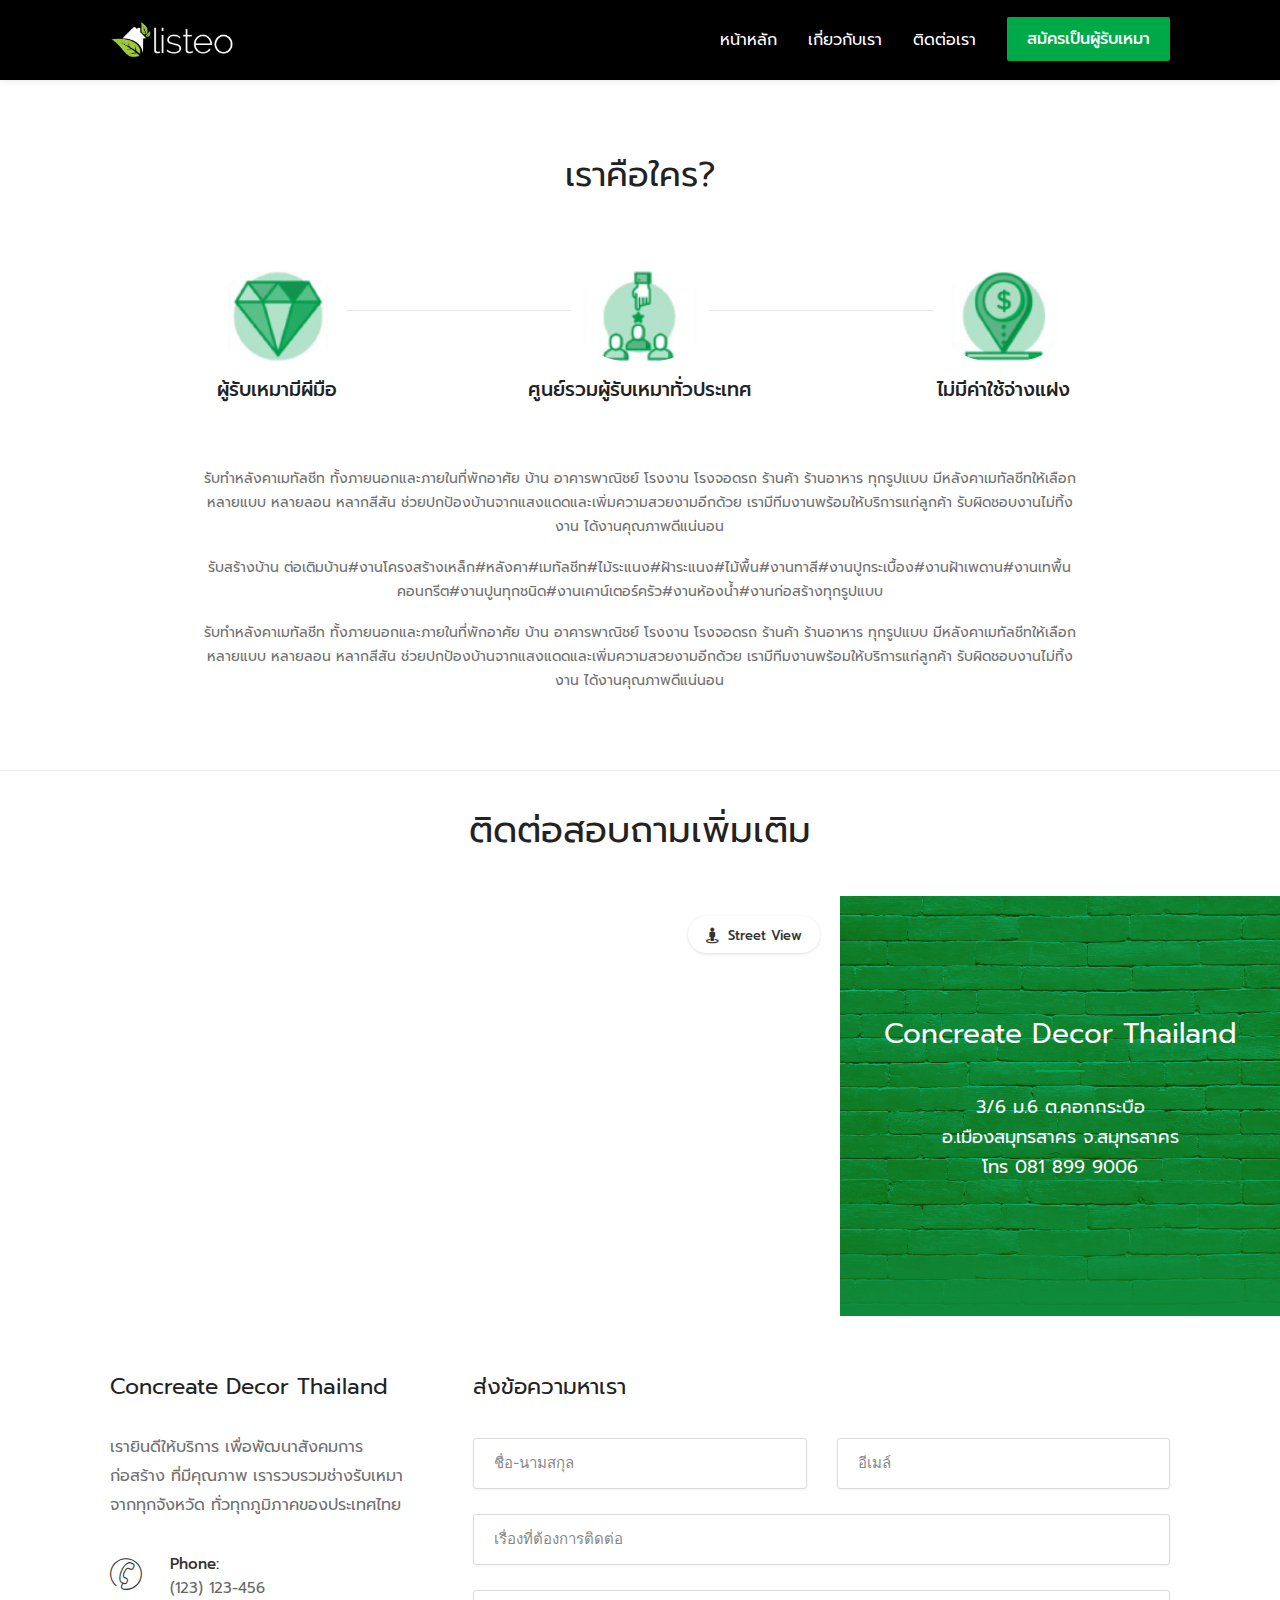
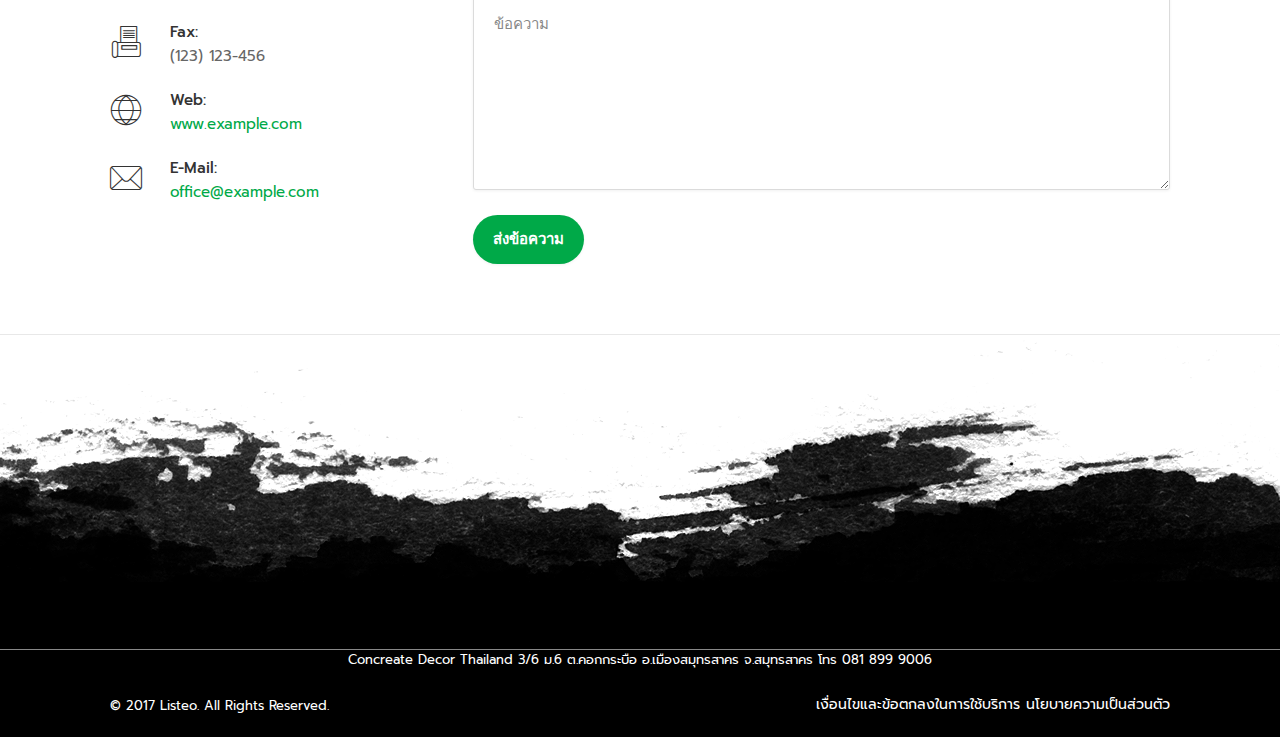
<file: contact.html>
<!DOCTYPE html>
<head>

<!-- Basic Page Needs
================================================== -->
<title>Listeo</title>
<meta charset="utf-8">
<meta name="viewport" content="width=device-width, initial-scale=1, maximum-scale=1">

<!-- CSS
================================================== -->
<link rel="stylesheet" href="assets/css/style.css">
<link rel="stylesheet" href="assets/css/colors/green.css" id="colors">
<link href="https://fonts.googleapis.com/css?family=Prompt" rel="stylesheet">

</head>
<style>
.address-container:before {
    content: "";
    height: 100%;
    width: 100%;
    position: absolute;
    top: 0;
    left: 0;
    display: block;
    background-color: #333;
    opacity: 0.3;
}
</style>
<body>

<!-- Wrapper -->
<div id="wrapper">

<!-- Header Container
================================================== -->
<header id="header-container">

	<!-- Header -->
	<div id="header">
		<div class="container">

      <!-- Left Side Content -->
			<div class="left-side">

				<!-- Logo -->
				<div id="logo">
					<a href="index.html"><img src="assets/images/logo3.png" alt=""></a>
				</div>

				<!-- Mobile Navigation -->
				<div class="mmenu-trigger">
					<button class="hamburger hamburger--collapse" type="button">
						<span class="hamburger-box">
							<span class="hamburger-inner"></span>
						</span>
					</button>
				</div>


				<!-- Main Navigation -->
				<nav id="navigation" class="style-1 visible-sm visible-xs">
					<ul id="responsive" class="">

            <li><a class="current" href="index.html">หน้าหลัก</a></li>
						<li><a href="contact.html">เกี่ยวกับเรา</a></li>
						<li><a href="contact.html">ติดต่อเรา</a></li>

					</ul>
				</nav>
				<div class="clearfix"></div>
				<!-- Main Navigation / End -->

			</div>
			<!-- Left Side Content / End -->


			<!-- Right Side Content / End -->
			<div class="right-side">
				<div class="header-widget">
          <a href="index.html" class="sign-in hidden-sm hidden-xs"> หน้าหลัก</a>
					<a href="contact.html" class="sign-in hidden-sm hidden-xs"> เกี่ยวกับเรา</a>
					<a href="contact.html" class="sign-in hidden-sm hidden-xs"> ติดต่อเรา</a>
					<a href="regis_tech.html" class="button with-icon" style="border-radius: 2px;font-size: 16px;"> สมัครเป็นผู้รับเหมา </a>
				</div>
			</div>
			<!-- Right Side Content / End -->



		</div>
	</div>
	<!-- Header / End -->

</header>
<div class="clearfix"></div>
<!-- Header Container / End -->


<!-- Content
================================================== -->

<!-- Map Container -->



<div class="container margin-bottom-60" >
	<div class="row">

		<div class="col-md-12">
			<h2 class="headline centered margin-top-75">
				เราคือใคร?

			</h2>
		</div>

	</div>


	<div class="row icons-container">
		<!-- Stage -->
		<div class="col-md-4">
			<div class="icon-box-2 with-line">

				<img src="assets/images/icon_contact1.jpg" alt="" style="width:140px; height:93px">
				<h3>ผู้รับเหมามีผีมือ</h3>

			</div>
		</div>

		<!-- Stage -->
		<div class="col-md-4">
			<div class="icon-box-2 with-line">
				<img src="assets/images/icon_contact2.jpg" alt="" style="width:140px; height:93px">
				<h3>ศูนย์รวมผู้รับเหมาทั่วประเทศ</h3>

			</div>
		</div>

		<!-- Stage -->
		<div class="col-md-4">
			<div class="icon-box-2">
				<img src="assets/images/icon_contact3.jpg" alt="" style="width:140px; height:93px">
				<h3>ไม่มีค่าใช้จ่างแฝง</h3>

			</div>
		</div>


    <div class="col-md-10 col-md-offset-1 margin-top-60 text-center">

      <p style="font-size:14px; line-height: 24px;">
        รับทำหลังคาเมทัลชีท ทั้งภายนอกและภายในที่พักอาศัย บ้าน อาคารพาณิชย์ โรงงาน โรงจอดรถ ร้านค้า ร้านอาหาร ทุกรูปแบบ
        มีหลังคาเมทัลชีทให้เลือกหลายแบบ หลายลอน หลากสีสัน ช่วยปกป้องบ้านจากแสงแดดและเพิ่มความสวยงามอีกด้วย เรามีทีมงานพร้อมให้บริการแก่ลูกค้า รับผิดชอบงานไม่ทิ้งงาน ได้งานคุณภาพดีแน่นอน
      </p>

      <p style="font-size:14px; line-height: 24px;">
        รับสร้างบ้าน ต่อเติมบ้าน#งานโครงสร้างเหล็ก#หลังคา#เมทัลชีท#ไม้ระแนง#ฝ้าระแนง#ไม้พื้น#งานทาสี#งานปูกระเบื้อง#งานฝ้าเพดาน#งานเทพื้นคอนกรีต#งานปูนทุกชนิด#งานเคาน์เตอร์ครัว#งานห้องน้ำ#งานก่อสร้างทุกรูปแบบ
      </p>
      <p style="font-size:14px; line-height: 24px;">
        รับทำหลังคาเมทัลชีท ทั้งภายนอกและภายในที่พักอาศัย บ้าน อาคารพาณิชย์ โรงงาน โรงจอดรถ ร้านค้า ร้านอาหาร ทุกรูปแบบ
        มีหลังคาเมทัลชีทให้เลือกหลายแบบ หลายลอน หลากสีสัน ช่วยปกป้องบ้านจากแสงแดดและเพิ่มความสวยงามอีกด้วย เรามีทีมงานพร้อมให้บริการแก่ลูกค้า รับผิดชอบงานไม่ทิ้งงาน ได้งานคุณภาพดีแน่นอน
      </p>
    </div>



	</div>
</div>

<hr />

<div class="container">
  <div class="row">

    <div class="col-md-12">
      <h1 class="headline centered margin-bottom-45">
        ติดต่อสอบถามเพิ่มเติม

      </h1>
    </div>

  </div>
  </div>




<div class="contact-map margin-bottom-60">

	<!-- Google Maps -->
	<div id="singleListingMap-container">
		<div id="singleListingMap" data-latitude="13.7085005" data-longitude="100.4063138" data-map-icon="im im-icon-Map2"></div>
		<a href="#" id="streetView">Street View</a>
	</div>
	<!-- Google Maps / End -->

	<!-- Office -->
	<div class="address-box-container">
		<div class="address-container" data-background-image="assets/images/bg_green.png">
			<div class="office-address">
				<h3>Concreate Decor Thailand</h3>
				<ul>
					<li>3/6 ม.6 ต.คอกกระบือ </li>
					<li>อ.เมืองสมุทรสาคร จ.สมุทรสาคร</li>
					<li>โทร 081 899 9006 </li>
				</ul>
			</div>
		</div>
	</div>
	<!-- Office / End -->

</div>
<div class="clearfix"></div>
<!-- Map Container / End -->


<!-- Container / Start -->
<div class="container margin-bottom-60">

	<div class="row">

		<!-- Contact Details -->
		<div class="col-md-4">

			<h4 class="headline margin-bottom-30">Concreate Decor Thailand</h4>

			<!-- Contact Details -->
			<div class="sidebar-textbox">
				<p> เรายินดีให้บริการ
เพื่อพัฒนาสังคมการก่อสร้าง ที่มีคุณภาพ เรารวบรวมช่างรับเหมาจากทุกจังหวัด ทั่วทุกภูมิภาคของประเทศไทย</p>

				<ul class="contact-details">
					<li><i class="im im-icon-Phone-2"></i> <strong>Phone:</strong> <span>(123) 123-456 </span></li>
					<li><i class="im im-icon-Fax"></i> <strong>Fax:</strong> <span>(123) 123-456 </span></li>
					<li><i class="im im-icon-Globe"></i> <strong>Web:</strong> <span><a href="#">www.example.com</a></span></li>
					<li><i class="im im-icon-Envelope"></i> <strong>E-Mail:</strong> <span><a href="#">office@example.com</a></span></li>
				</ul>
			</div>

		</div>

		<!-- Contact Form -->
		<div class="col-md-8">

			<section id="contact">
				<h4 class="headline margin-bottom-35">ส่งข้อความหาเรา</h4>

				<div id="contact-message"></div>

					<form method="post" action="email_success.html" name="contactform" autocomplete="on">

					<div class="row">
						<div class="col-md-6">
							<div>
								<input name="name" type="text" id="name" placeholder="ชื่อ-นามสกุล" required="required" />
							</div>
						</div>

						<div class="col-md-6">
							<div>
								<input name="email" type="email" id="email" placeholder="อีเมล์" pattern="^[A-Za-z0-9](([_\.\-]?[a-zA-Z0-9]+)*)@([A-Za-z0-9]+)(([\.\-]?[a-zA-Z0-9]+)*)\.([A-Za-z]{2,})$" required="required" />
							</div>
						</div>
					</div>

					<div>
						<input name="subject" type="text" id="subject" placeholder="เรื่องที่ต้องการติดต่อ" required="required" />
					</div>

					<div>
						<textarea name="comments" cols="40" rows="3" id="comments" placeholder="ข้อความ" spellcheck="true" required="required"></textarea>
					</div>

					<input type="submit" class="submit button" id="submit" value="ส่งข้อความ" />

					</form>
			</section>
		</div>
		<!-- Contact Form / End -->

	</div>

</div>
<!-- Container / End -->



<!-- Footer
================================================== -->
<div id="footer" class="sticky-footer" style="background-image: url('assets/images/bg_footer.png'); background-position: center bottom; background-repeat: repeat-x;">
	<!-- Main -->
	<div class="container">
		<div class="row">



		</div>

		<!-- Copyright -->
		<div class="row" style="margin-top: 320px;">

			<div class="text-center" style="margin-top: -80px;">
        <p style="color:#fff; font-size:13px;">Concreate Decor Thailand 3/6 ม.6 ต.คอกกระบือ อ.เมืองสมุทรสาคร จ.สมุทรสาคร โทร 081 899 9006</p>
      </div>

			<div class="col-md-6 text-left">
				<p style="color:#fff; font-size:13px;">© 2017 Listeo. All Rights Reserved.</p>
			</div>

			<div class="col-md-6 text-right">
        <a href="terms-conditions.html" class="sign-in" style="color:#fff; font-size:14px;"> เงื่อนไขและข้อตกลงในการใช้บริการ</a>
				<a href="privacy.html" class="sign-in" style="color:#fff; font-size:14px;"> นโยบายความเป็นส่วนตัว</a>
			</div>

		</div>

	</div>

</div>
<!-- Footer / End -->


<!-- Back To Top Button -->
<div id="backtotop"><a href="#"></a></div>


</div>
<!-- Wrapper / End -->



<!-- Scripts
================================================== -->
<script type="text/javascript" src="assets/scripts/jquery-2.2.0.min.js"></script>
<script type="text/javascript" src="assets/scripts/mmenu.min.js"></script>
<script type="text/javascript" src="assets/scripts/chosen.min.js"></script>
<script type="text/javascript" src="assets/scripts/slick.min.js"></script>
<script type="text/javascript" src="assets/scripts/rangeslider.min.js"></script>
<script type="text/javascript" src="assets/scripts/magnific-popup.min.js"></script>
<script type="text/javascript" src="assets/scripts/waypoints.min.js"></script>
<script type="text/javascript" src="assets/scripts/counterup.min.js"></script>
<script type="text/javascript" src="assets/scripts/jquery-ui.min.js"></script>
<script type="text/javascript" src="assets/scripts/tooltips.min.js"></script>
<script type="text/javascript" src="assets/scripts/custom.js"></script>

<!-- Maps -->
<script type="text/javascript" src="http://maps.google.com/maps/api/js?key=AIzaSyA89Rb8Kz1ArY3ks6sSvz2cNrn66CHKDiA&sensor=false&amp;language=en"></script>
<script type="text/javascript" src="assets/scripts/infobox.min.js"></script>
<script type="text/javascript" src="assets/scripts/markerclusterer.js"></script>
<script type="text/javascript" src="assets/scripts/maps.js"></script>





</body>
</html>
</file>
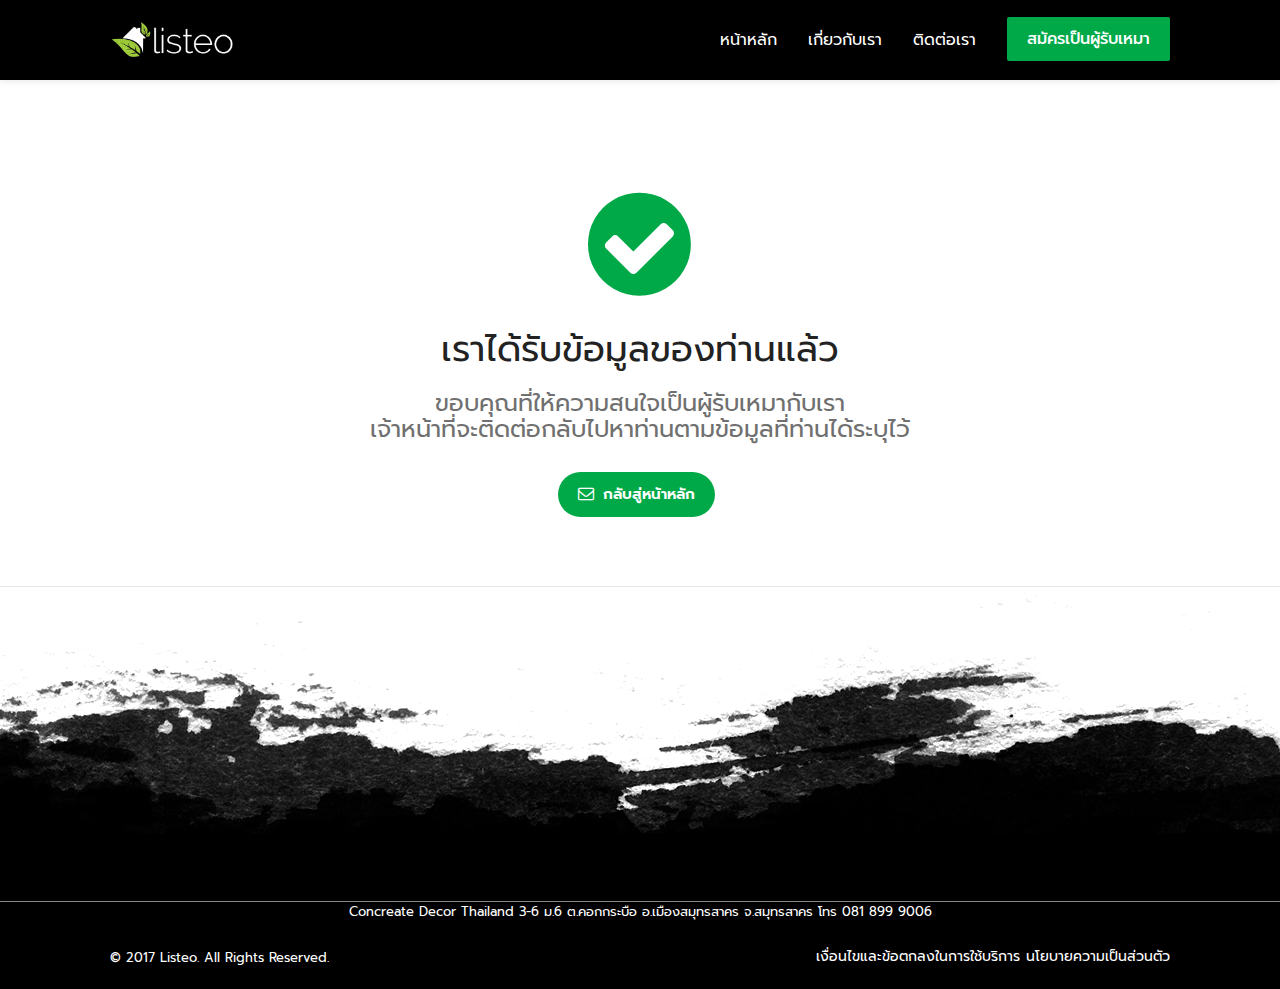
<file: email_success.html>
<!DOCTYPE html>
<head>

<!-- Basic Page Needs
================================================== -->
<title>Listeo</title>
<meta charset="utf-8">
<meta name="viewport" content="width=device-width, initial-scale=1, maximum-scale=1">

<!-- CSS
================================================== -->
<link rel="stylesheet" href="assets/css/style.css">
<link rel="stylesheet" href="assets/css/colors/green.css" id="colors">
<link href="https://fonts.googleapis.com/css?family=Prompt" rel="stylesheet">

</head>

<body>

<!-- Wrapper -->
<div id="wrapper">

<!-- Header Container
================================================== -->
<header id="header-container">

	<!-- Header -->
	<div id="header">
		<div class="container">

      <!-- Left Side Content -->
			<div class="left-side">

				<!-- Logo -->
				<div id="logo">
					<a href="index.html"><img src="assets/images/logo3.png" alt=""></a>
				</div>

				<!-- Mobile Navigation -->
				<div class="mmenu-trigger">
					<button class="hamburger hamburger--collapse" type="button">
						<span class="hamburger-box">
							<span class="hamburger-inner"></span>
						</span>
					</button>
				</div>


				<!-- Main Navigation -->
				<nav id="navigation" class="style-1 visible-sm visible-xs">
					<ul id="responsive" class="">

						<li><a class="current" href="index.html">หน้าหลัก</a></li>
						<li><a href="contact.html">เกี่ยวกับเรา</a></li>
						<li><a href="contact.html">ติดต่อเรา</a></li>

					</ul>
				</nav>
				<div class="clearfix"></div>
				<!-- Main Navigation / End -->

			</div>
			<!-- Left Side Content / End -->


			<!-- Right Side Content / End -->
			<div class="right-side">
				<div class="header-widget">
					<a href="index.html" class="sign-in hidden-sm hidden-xs"> หน้าหลัก</a>
					<a href="contact.html" class="sign-in hidden-sm hidden-xs"> เกี่ยวกับเรา</a>
					<a href="contact.html" class="sign-in hidden-sm hidden-xs"> ติดต่อเรา</a>
					<a href="regis_tech.html" class="button with-icon" style="border-radius: 2px;font-size: 16px;"> สมัครเป็นผู้รับเหมา </a>
				</div>
			</div>
			<!-- Right Side Content / End -->



		</div>
	</div>
	<!-- Header / End -->

</header>
<div class="clearfix"></div>
<!-- Header Container / End -->


<!-- Titlebar
================================================== -->




<!-- Content
================================================== -->
<div class="container margin-top-60">
		<div class="row">
			<div class="col-md-10 col-md-offset-1 text-center">


        <h3 class="listing-desc-headline "><i class="fa fa-check-circle" style="font-size:120px; color:#00a948"></i></h3>
        <h1>เราได้รับข้อมูลของท่านแล้ว</h1>
        <h3 style="color: #707070;">
          ขอบคุณที่ให้ความสนใจเป็นผู้รับเหมากับเรา<br />
          เจ้าหน้าที่จะติดต่อกลับไปหาท่านตามข้อมูลที่ท่านได้ระบุไว้
        </h3>


        <div class="text-center margin-top-30 margin-bottom-60">
          <a href="index.html" class="button medium "><i class="fa fa-envelope-o" style="font-size:16px;"></i> กลับสู่หน้าหลัก</a>
        </div>

			</div>
		</div>

	<div class="row">



	</div>
</div>








<!-- Footer
================================================== -->
<div id="footer" class="sticky-footer" style="background-image: url('assets/images/bg_footer.png'); background-position: center bottom; background-repeat: repeat-x;">
	<!-- Main -->
	<div class="container">
		<div class="row">




		</div>

		<!-- Copyright -->
		<div class="row" style="margin-top: 320px;">

      <div class="text-center" style="margin-top: -80px;">
        <p style="color:#fff; font-size:13px;">Concreate Decor Thailand 3-6 ม.6 ต.คอกกระบือ อ.เมืองสมุทรสาคร จ.สมุทรสาคร โทร 081 899 9006</p>
      </div>

			<div class="col-md-6 text-left">
				<p style="color:#fff; font-size:13px;">© 2017 Listeo. All Rights Reserved.</p>
			</div>

			<div class="col-md-6 text-right">
				<a href="terms-conditions.html" class="sign-in" style="color:#fff; font-size:14px;"> เงื่อนไขและข้อตกลงในการใช้บริการ</a>
				<a href="privacy.html" class="sign-in" style="color:#fff; font-size:14px;"> นโยบายความเป็นส่วนตัว</a>
			</div>

		</div>

	</div>

</div>
<!-- Footer / End -->


<!-- Back To Top Button -->
<div id="backtotop"><a href="#"></a></div>


</div>
<!-- Wrapper / End -->



<!-- Scripts
================================================== -->
<script type="text/javascript" src="assets/scripts/jquery-2.2.0.min.js"></script>
<script type="text/javascript" src="assets/scripts/mmenu.min.js"></script>
<script type="text/javascript" src="assets/scripts/chosen.min.js"></script>
<script type="text/javascript" src="assets/scripts/slick.min.js"></script>
<script type="text/javascript" src="assets/scripts/rangeslider.min.js"></script>
<script type="text/javascript" src="assets/scripts/magnific-popup.min.js"></script>
<script type="text/javascript" src="assets/scripts/waypoints.min.js"></script>
<script type="text/javascript" src="assets/scripts/counterup.min.js"></script>
<script type="text/javascript" src="assets/scripts/jquery-ui.min.js"></script>
<script type="text/javascript" src="assets/scripts/tooltips.min.js"></script>
<script type="text/javascript" src="assets/scripts/custom.js"></script>

<!-- Masonry Filtering -->
<script type="text/javascript" src="assets/scripts/isotope.min.js"></script>
<script>
	$(window).load(function(){
	  var $container = $('.isotope-wrapper');
	  $container.isotope({ itemSelector: '.isotope-item', layoutMode: 'masonry' });
	});

	$('#filters a').click(function(e){
	  e.preventDefault();

	  var selector = $(this).attr('data-filter');
	  $('.projects.isotope-wrapper').isotope({ filter: selector });

	  $(this).parents('ul').find('a').removeClass('selected');
	  $(this).addClass('selected');
	});
</script>


<!-- Style Switcher
================================================== -->
<script src="assets/scripts/switcher.js"></script>




</body>
</html>
</file>
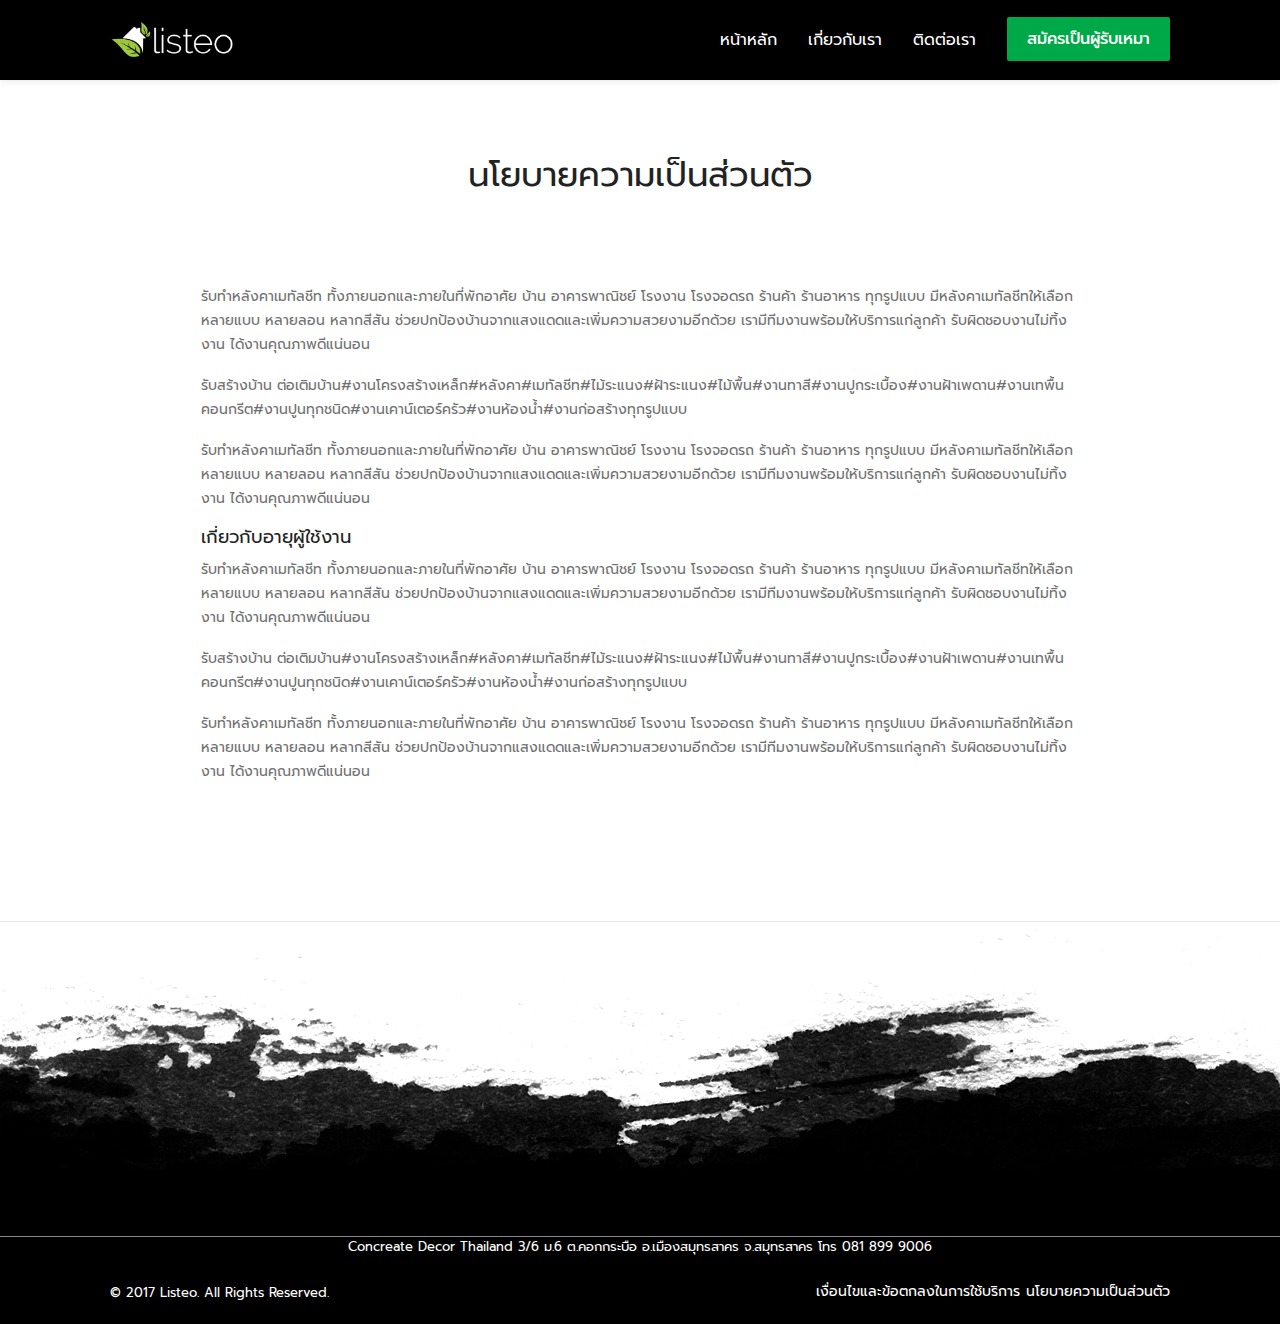
<file: privacy.html>
<!DOCTYPE html>
<head>

<!-- Basic Page Needs
================================================== -->
<title>Listeo</title>
<meta charset="utf-8">
<meta name="viewport" content="width=device-width, initial-scale=1, maximum-scale=1">

<!-- CSS
================================================== -->
<link rel="stylesheet" href="assets/css/style.css">
<link rel="stylesheet" href="assets/css/colors/green.css" id="colors">
<link href="https://fonts.googleapis.com/css?family=Prompt" rel="stylesheet">

</head>
<style>
.address-container:before {
    content: "";
    height: 100%;
    width: 100%;
    position: absolute;
    top: 0;
    left: 0;
    display: block;
    background-color: #333;
    opacity: 0.3;
}
</style>
<body>

<!-- Wrapper -->
<div id="wrapper">

<!-- Header Container
================================================== -->
<header id="header-container">

	<!-- Header -->
	<div id="header">
		<div class="container">

      <!-- Left Side Content -->
			<div class="left-side">

				<!-- Logo -->
				<div id="logo">
					<a href="index.html"><img src="assets/images/logo3.png" alt=""></a>
				</div>

				<!-- Mobile Navigation -->
				<div class="mmenu-trigger">
					<button class="hamburger hamburger--collapse" type="button">
						<span class="hamburger-box">
							<span class="hamburger-inner"></span>
						</span>
					</button>
				</div>


				<!-- Main Navigation -->
				<nav id="navigation" class="style-1 visible-sm visible-xs">
					<ul id="responsive" class="">

            <li><a class="current" href="index.html">หน้าหลัก</a></li>
						<li><a href="contact.html">เกี่ยวกับเรา</a></li>
						<li><a href="contact.html">ติดต่อเรา</a></li>

					</ul>
				</nav>
				<div class="clearfix"></div>
				<!-- Main Navigation / End -->

			</div>
			<!-- Left Side Content / End -->


			<!-- Right Side Content / End -->
			<div class="right-side">
				<div class="header-widget">
          <a href="index.html" class="sign-in hidden-sm hidden-xs"> หน้าหลัก</a>
					<a href="contact.html" class="sign-in hidden-sm hidden-xs"> เกี่ยวกับเรา</a>
					<a href="contact.html" class="sign-in hidden-sm hidden-xs"> ติดต่อเรา</a>
					<a href="regis_tech.html" class="button with-icon" style="border-radius: 2px;font-size: 16px;"> สมัครเป็นผู้รับเหมา </a>
				</div>
			</div>
			<!-- Right Side Content / End -->



		</div>
	</div>
	<!-- Header / End -->

</header>
<div class="clearfix"></div>
<!-- Header Container / End -->


<!-- Content
================================================== -->

<!-- Map Container -->



<div class="container margin-bottom-60" >
	<div class="row">

		<div class="col-md-12">
			<h2 class="headline centered margin-top-75">
				นโยบายความเป็นส่วนตัว

			</h2>
		</div>

	</div>


	<div class="row icons-container">
		<!-- Stage -->



    <div class="col-md-10 col-md-offset-1 margin-top-60 ">

      <p style="font-size:14px; line-height: 24px;">
        รับทำหลังคาเมทัลชีท ทั้งภายนอกและภายในที่พักอาศัย บ้าน อาคารพาณิชย์ โรงงาน โรงจอดรถ ร้านค้า ร้านอาหาร ทุกรูปแบบ
        มีหลังคาเมทัลชีทให้เลือกหลายแบบ หลายลอน หลากสีสัน ช่วยปกป้องบ้านจากแสงแดดและเพิ่มความสวยงามอีกด้วย เรามีทีมงานพร้อมให้บริการแก่ลูกค้า รับผิดชอบงานไม่ทิ้งงาน ได้งานคุณภาพดีแน่นอน
      </p>

      <p style="font-size:14px; line-height: 24px;">
        รับสร้างบ้าน ต่อเติมบ้าน#งานโครงสร้างเหล็ก#หลังคา#เมทัลชีท#ไม้ระแนง#ฝ้าระแนง#ไม้พื้น#งานทาสี#งานปูกระเบื้อง#งานฝ้าเพดาน#งานเทพื้นคอนกรีต#งานปูนทุกชนิด#งานเคาน์เตอร์ครัว#งานห้องน้ำ#งานก่อสร้างทุกรูปแบบ
      </p>
      <p style="font-size:14px; line-height: 24px;">
        รับทำหลังคาเมทัลชีท ทั้งภายนอกและภายในที่พักอาศัย บ้าน อาคารพาณิชย์ โรงงาน โรงจอดรถ ร้านค้า ร้านอาหาร ทุกรูปแบบ
        มีหลังคาเมทัลชีทให้เลือกหลายแบบ หลายลอน หลากสีสัน ช่วยปกป้องบ้านจากแสงแดดและเพิ่มความสวยงามอีกด้วย เรามีทีมงานพร้อมให้บริการแก่ลูกค้า รับผิดชอบงานไม่ทิ้งงาน ได้งานคุณภาพดีแน่นอน
      </p>
      <h4>เกี่ยวกับอายุผู้ใช้งาน</h4>
      <p style="font-size:14px; line-height: 24px;">
        รับทำหลังคาเมทัลชีท ทั้งภายนอกและภายในที่พักอาศัย บ้าน อาคารพาณิชย์ โรงงาน โรงจอดรถ ร้านค้า ร้านอาหาร ทุกรูปแบบ
        มีหลังคาเมทัลชีทให้เลือกหลายแบบ หลายลอน หลากสีสัน ช่วยปกป้องบ้านจากแสงแดดและเพิ่มความสวยงามอีกด้วย เรามีทีมงานพร้อมให้บริการแก่ลูกค้า รับผิดชอบงานไม่ทิ้งงาน ได้งานคุณภาพดีแน่นอน
      </p>

      <p style="font-size:14px; line-height: 24px;">
        รับสร้างบ้าน ต่อเติมบ้าน#งานโครงสร้างเหล็ก#หลังคา#เมทัลชีท#ไม้ระแนง#ฝ้าระแนง#ไม้พื้น#งานทาสี#งานปูกระเบื้อง#งานฝ้าเพดาน#งานเทพื้นคอนกรีต#งานปูนทุกชนิด#งานเคาน์เตอร์ครัว#งานห้องน้ำ#งานก่อสร้างทุกรูปแบบ
      </p>
      <p style="font-size:14px; line-height: 24px;">
        รับทำหลังคาเมทัลชีท ทั้งภายนอกและภายในที่พักอาศัย บ้าน อาคารพาณิชย์ โรงงาน โรงจอดรถ ร้านค้า ร้านอาหาร ทุกรูปแบบ
        มีหลังคาเมทัลชีทให้เลือกหลายแบบ หลายลอน หลากสีสัน ช่วยปกป้องบ้านจากแสงแดดและเพิ่มความสวยงามอีกด้วย เรามีทีมงานพร้อมให้บริการแก่ลูกค้า รับผิดชอบงานไม่ทิ้งงาน ได้งานคุณภาพดีแน่นอน
      </p>
    </div>



	</div>
</div>






<div class="contact-map margin-bottom-60">


</div>
<div class="clearfix"></div>
<!-- Map Container / End -->






<!-- Footer
================================================== -->
<div id="footer" class="sticky-footer" style="background-image: url('assets/images/bg_footer.png'); background-position: center bottom; background-repeat: repeat-x;">
	<!-- Main -->
	<div class="container">
		<div class="row">



		</div>

		<!-- Copyright -->
		<div class="row" style="margin-top: 320px;">

			<div class="text-center" style="margin-top: -80px;">
        <p style="color:#fff; font-size:13px;">Concreate Decor Thailand 3/6 ม.6 ต.คอกกระบือ อ.เมืองสมุทรสาคร จ.สมุทรสาคร โทร 081 899 9006</p>
      </div>

			<div class="col-md-6 text-left">
				<p style="color:#fff; font-size:13px;">© 2017 Listeo. All Rights Reserved.</p>
			</div>

			<div class="col-md-6 text-right">
        <a href="terms-conditions.html" class="sign-in" style="color:#fff; font-size:14px;"> เงื่อนไขและข้อตกลงในการใช้บริการ</a>
				<a href="privacy.html" class="sign-in" style="color:#fff; font-size:14px;"> นโยบายความเป็นส่วนตัว</a>
			</div>

		</div>

	</div>

</div>
<!-- Footer / End -->


<!-- Back To Top Button -->
<div id="backtotop"><a href="#"></a></div>


</div>
<!-- Wrapper / End -->



<!-- Scripts
================================================== -->
<script type="text/javascript" src="assets/scripts/jquery-2.2.0.min.js"></script>
<script type="text/javascript" src="assets/scripts/mmenu.min.js"></script>
<script type="text/javascript" src="assets/scripts/chosen.min.js"></script>
<script type="text/javascript" src="assets/scripts/slick.min.js"></script>
<script type="text/javascript" src="assets/scripts/rangeslider.min.js"></script>
<script type="text/javascript" src="assets/scripts/magnific-popup.min.js"></script>
<script type="text/javascript" src="assets/scripts/waypoints.min.js"></script>
<script type="text/javascript" src="assets/scripts/counterup.min.js"></script>
<script type="text/javascript" src="assets/scripts/jquery-ui.min.js"></script>
<script type="text/javascript" src="assets/scripts/tooltips.min.js"></script>
<script type="text/javascript" src="assets/scripts/custom.js"></script>

<!-- Maps -->
<script type="text/javascript" src="http://maps.google.com/maps/api/js?key=AIzaSyA89Rb8Kz1ArY3ks6sSvz2cNrn66CHKDiA&sensor=false&amp;language=en"></script>
<script type="text/javascript" src="assets/scripts/infobox.min.js"></script>
<script type="text/javascript" src="assets/scripts/markerclusterer.js"></script>
<script type="text/javascript" src="assets/scripts/maps.js"></script>





</body>
</html>
</file>
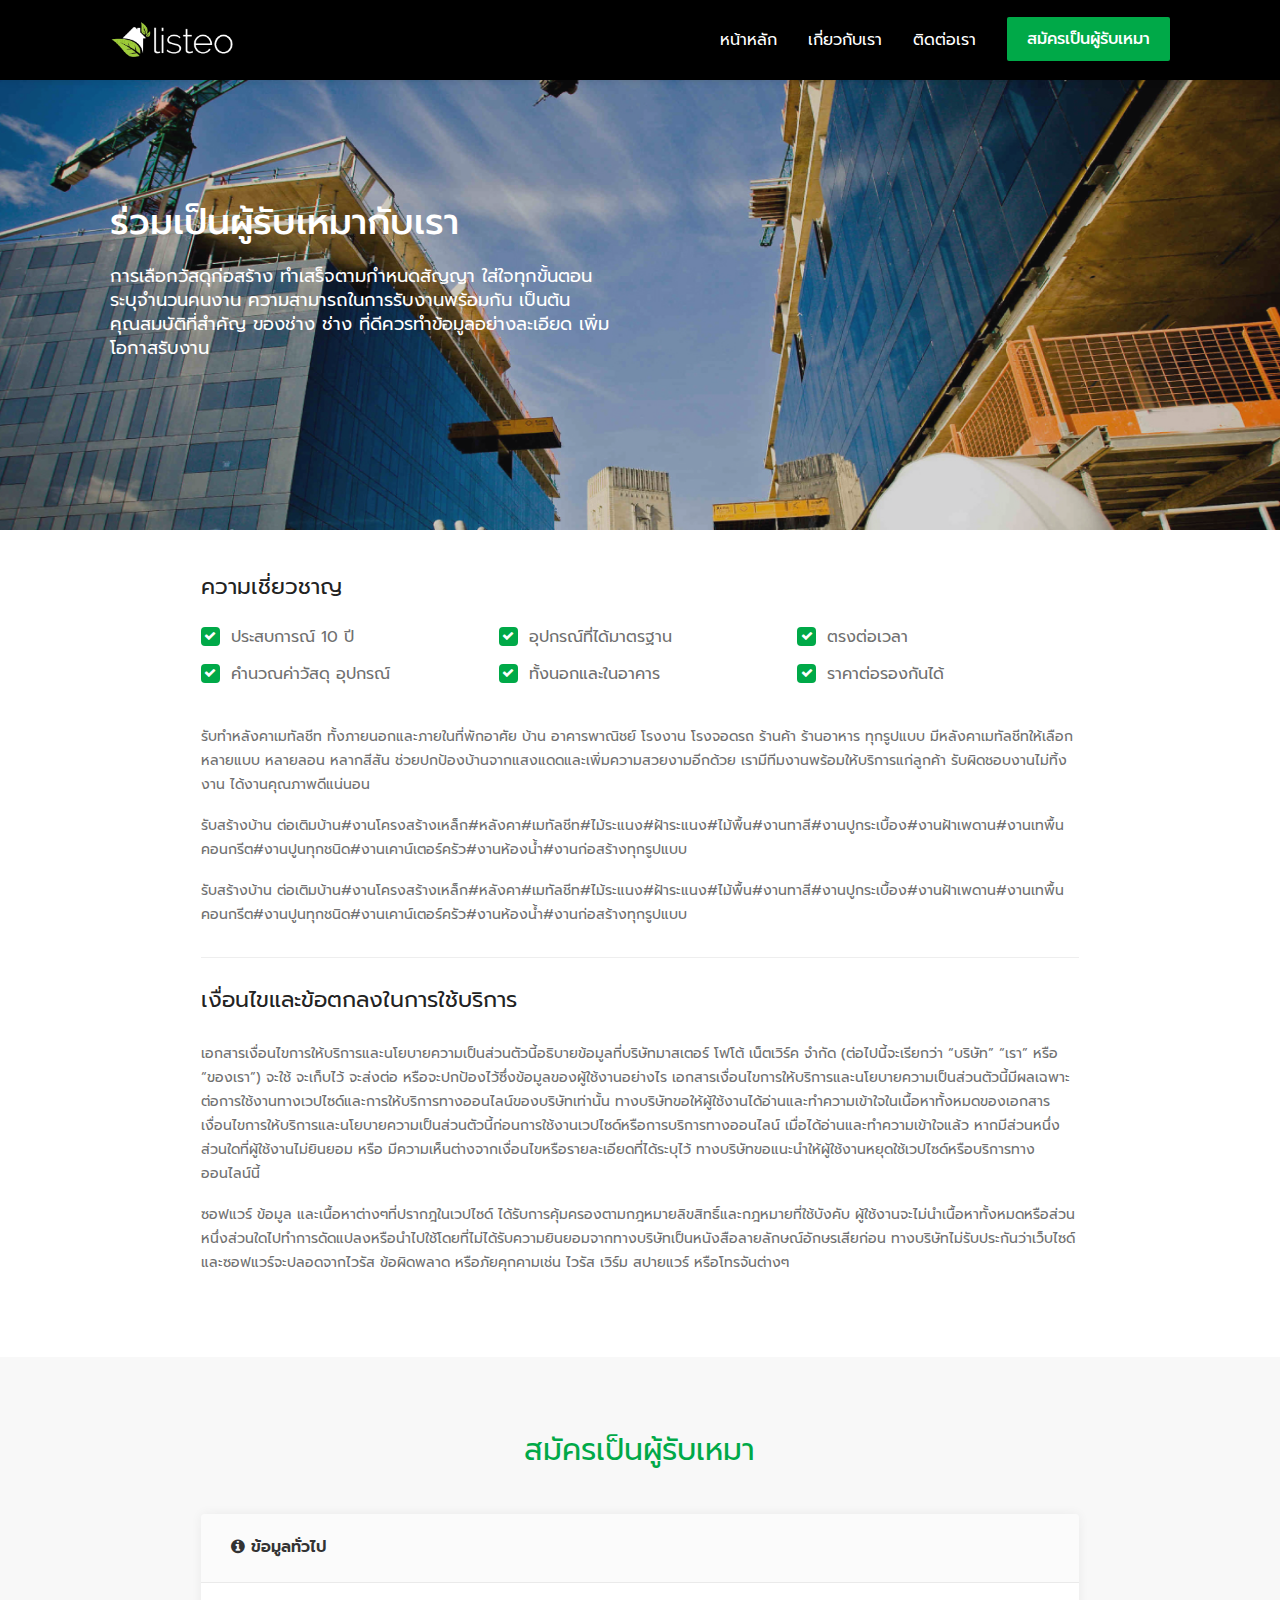
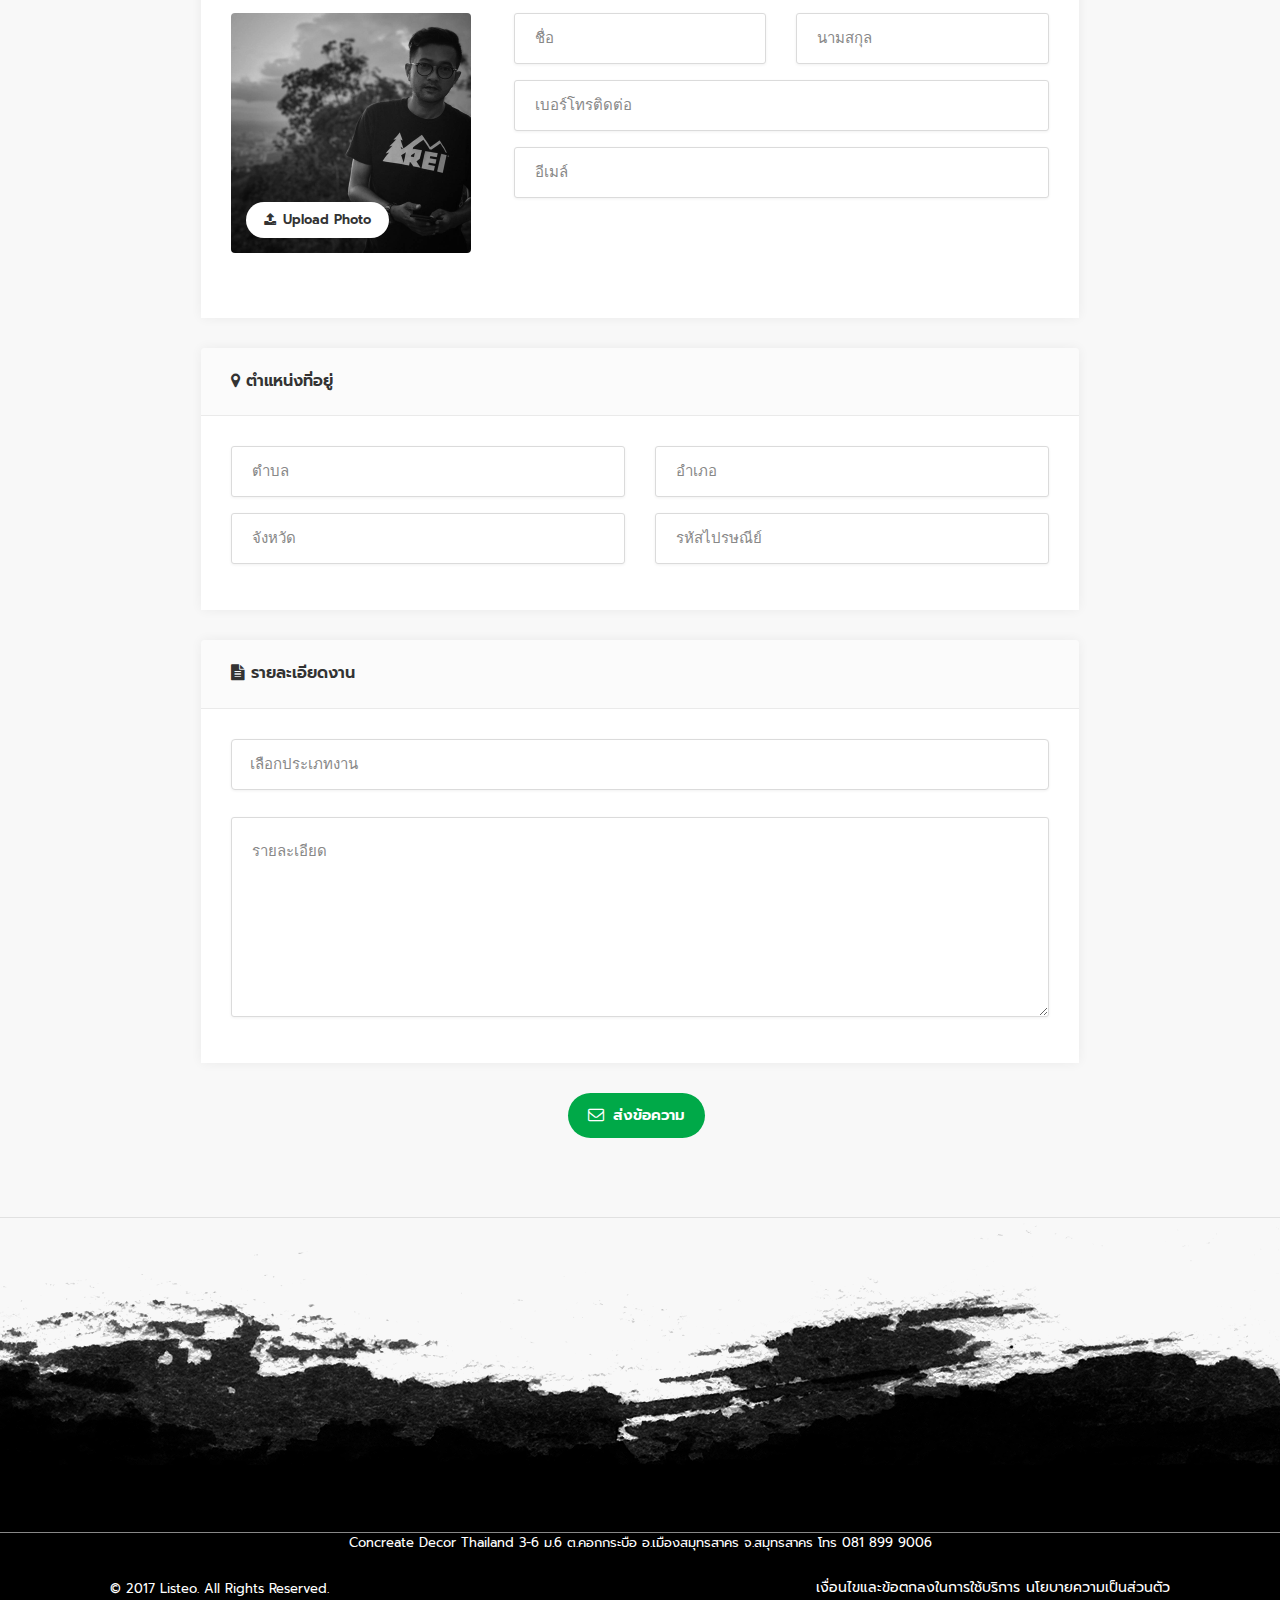
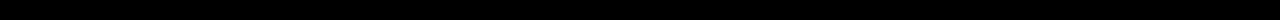
<file: regis_tech.html>
<!DOCTYPE html>
<head>

<!-- Basic Page Needs
================================================== -->
<title>Listeo</title>
<meta charset="utf-8">
<meta name="viewport" content="width=device-width, initial-scale=1, maximum-scale=1">

<!-- CSS
================================================== -->
<link rel="stylesheet" href="assets/css/style.css">
<link rel="stylesheet" href="assets/css/colors/green.css" id="colors">
<link href="https://fonts.googleapis.com/css?family=Prompt" rel="stylesheet">

</head>

<body>

<!-- Wrapper -->
<div id="wrapper">

<!-- Header Container
================================================== -->
<header id="header-container">

	<!-- Header -->
	<div id="header">
		<div class="container">

      <!-- Left Side Content -->
			<div class="left-side">

				<!-- Logo -->
				<div id="logo">
					<a href="index.html"><img src="assets/images/logo3.png" alt=""></a>
				</div>

				<!-- Mobile Navigation -->
				<div class="mmenu-trigger">
					<button class="hamburger hamburger--collapse" type="button">
						<span class="hamburger-box">
							<span class="hamburger-inner"></span>
						</span>
					</button>
				</div>


				<!-- Main Navigation -->
				<nav id="navigation" class="style-1 visible-sm visible-xs">
					<ul id="responsive" class="">

						<li><a class="current" href="index.html">หน้าหลัก</a></li>
						<li><a href="contact.html">เกี่ยวกับเรา</a></li>
						<li><a href="contact.html">ติดต่อเรา</a></li>

					</ul>
				</nav>
				<div class="clearfix"></div>
				<!-- Main Navigation / End -->

			</div>
			<!-- Left Side Content / End -->


			<!-- Right Side Content / End -->
			<div class="right-side">
				<div class="header-widget">
					<a href="index.html" class="sign-in hidden-sm hidden-xs"> หน้าหลัก</a>
					<a href="contact.html" class="sign-in hidden-sm hidden-xs"> เกี่ยวกับเรา</a>
					<a href="contact.html" class="sign-in hidden-sm hidden-xs"> ติดต่อเรา</a>
					<a href="regis_tech.html" class="button with-icon" style="border-radius: 2px;font-size: 16px;"> สมัครเป็นผู้รับเหมา </a>
				</div>
			</div>
			<!-- Right Side Content / End -->



		</div>
	</div>
	<!-- Header / End -->

</header>
<div class="clearfix"></div>
<!-- Header Container / End -->


<!-- Titlebar
================================================== -->
<!-- Parallax -->
<div class="parallax"
	data-background="assets/images/slider-bg-01.jpg"
	data-color="#36383e"
	data-color-opacity="0.2"
	data-img-width="800"
	data-img-height="450" style="min-height:450px">

	<!-- Infobox -->
	<div class="text-content white-font">
		<div class="container">

			<div class="row">
				<div class="col-lg-6 col-sm-8">
					<h2 style="line-height: 24px;">ร่วมเป็นผู้รับเหมากับเรา</h2>
					<p style="line-height: 24px;">การเลือกวัสดุก่อสร้าง ทำเสร็จตามกำหนดสัญญา ใส่ใจทุกขั้นตอน ระบุจำนวนคนงาน ความสามารถในการรับงานพร้อมกัน เป็นต้น คุณสมบัติที่สำคัญ ของช่าง ช่าง ที่ดีควรทำข้อมูลอย่างละเอียด เพิ่มโอกาสรับงาน</p>

				</div>
			</div>

		</div>
	</div>

	<!-- Infobox / End -->

</div>
<!-- Parallax / End -->


<!-- Content
================================================== -->
<div class="container">
		<div class="row">
			<div class="col-md-10 col-md-offset-1">


        <h3 class="listing-desc-headline">ความเชี่ยวชาญ</h3>
				<ul class="listing-features checkboxes margin-top-0">
					<li>ประสบการณ์ 10 ปี</li>
					<li>คำนวณค่าวัสดุ อุปกรณ์</li>
					<li>อุปกรณ์ที่ได้มาตรฐาน</li>
					<li>ทั้งนอกและในอาคาร</li>
					<li>ตรงต่อเวลา</li>
					<li>ราคาต่อรองกันได้</li>
				</ul>

        <p class="margin-top-30" style="font-size:14px; line-height: 24px;">
          รับทำหลังคาเมทัลชีท ทั้งภายนอกและภายในที่พักอาศัย บ้าน อาคารพาณิชย์ โรงงาน โรงจอดรถ ร้านค้า ร้านอาหาร ทุกรูปแบบ
          มีหลังคาเมทัลชีทให้เลือกหลายแบบ หลายลอน หลากสีสัน ช่วยปกป้องบ้านจากแสงแดดและเพิ่มความสวยงามอีกด้วย เรามีทีมงานพร้อมให้บริการแก่ลูกค้า รับผิดชอบงานไม่ทิ้งงาน ได้งานคุณภาพดีแน่นอน
				</p>

				<p style="font-size:14px; line-height: 24px;">
          รับสร้างบ้าน ต่อเติมบ้าน#งานโครงสร้างเหล็ก#หลังคา#เมทัลชีท#ไม้ระแนง#ฝ้าระแนง#ไม้พื้น#งานทาสี#งานปูกระเบื้อง#งานฝ้าเพดาน#งานเทพื้นคอนกรีต#งานปูนทุกชนิด#งานเคาน์เตอร์ครัว#งานห้องน้ำ#งานก่อสร้างทุกรูปแบบ
        </p>

        <p class="margin-bottom-30" style="font-size:14px; line-height: 24px;">
          รับสร้างบ้าน ต่อเติมบ้าน#งานโครงสร้างเหล็ก#หลังคา#เมทัลชีท#ไม้ระแนง#ฝ้าระแนง#ไม้พื้น#งานทาสี#งานปูกระเบื้อง#งานฝ้าเพดาน#งานเทพื้นคอนกรีต#งานปูนทุกชนิด#งานเคาน์เตอร์ครัว#งานห้องน้ำ#งานก่อสร้างทุกรูปแบบ
        </p>

        <hr />

        <h3 class="listing-desc-headline margin-top-30 margin-bottom-30">เงื่อนไขและข้อตกลงในการใช้บริการ</h3>
				<!-- Description -->

        <p style="font-size:14px; line-height: 24px;">
          เอกสารเงื่อนไขการให้บริการและนโยบายความเป็นส่วนตัวนี้อธิบายข้อมูลที่บริษัทมาสเตอร์ โฟโต้ เน็ตเวิร์ค จำกัด (ต่อไปนี้จะเรียกว่า “บริษัท” “เรา” หรือ “ของเรา”) จะใช้ จะเก็บไว้ จะส่งต่อ หรือจะปกป้องไว้ซึ่งข้อมูลของผู้ใช้งานอย่างไร เอกสารเงื่อนไขการให้บริการและนโยบายความเป็นส่วนตัวนี้มีผลเฉพาะต่อการใช้งานทางเวปไซด์และการให้บริการทางออนไลน์ของบริษัทเท่านั้น ทางบริษัทขอให้ผู้ใช้งานได้อ่านและทำความเข้าใจในเนื้อหาทั้งหมดของเอกสารเงื่อนไขการให้บริการและนโยบายความเป็นส่วนตัวนี้ก่อนการใช้งานเวปไซด์หรือการบริการทางออนไลน์ เมื่อได้อ่านและทำความเข้าใจแล้ว หากมีส่วนหนึ่งส่วนใดที่ผู้ใช้งานไม่ยินยอม หรือ มีความเห็นต่างจากเงื่อนไขหรือรายละเอียดที่ได้ระบุไว้ ทางบริษัทขอแนะนำให้ผู้ใช้งานหยุดใช้เวปไซด์หรือบริการทางออนไลน์นี้
          </p>

          <p style="font-size:14px; line-height: 24px;">
  ซอฟแวร์ ข้อมูล และเนื้อหาต่างๆที่ปรากฎในเวปไซด์ ได้รับการคุ้มครองตามกฎหมายลิขสิทธิ์และกฎหมายที่ใช้บังคับ ผู้ใช้งานจะไม่นำเนื้อหาทั้งหมดหรือส่วนหนึ่งส่วนใดไปทำการดัดแปลงหรือนำไปใช้โดยที่ไม่ได้รับความยินยอมจากทางบริษัทเป็นหนังสือลายลักษณ์อักษรเสียก่อน ทางบริษัทไม่รับประกันว่าเว็บไซด์และซอฟแวร์จะปลอดจากไวรัส ข้อผิดพลาด หรือภัยคุกคามเช่น ไวรัส เวิร์ม สปายแวร์ หรือโทรจันต่างๆ
            </p>


			</div>
		</div>

	<div class="row">



	</div>
</div>



<!-- Fullwidth Section -->
<section class="fullwidth margin-top-65 padding-top-75 padding-bottom-70" data-background-color="#f8f8f8">

	<div class="container">
		<div class="row">

			<div class="col-md-10 col-md-offset-1">
				<h3 class="headline centered margin-bottom-45" style="color: #00a948;">
					สมัครเป็นผู้รับเหมา
				</h3>
			</div>

			<div class="col-md-10 col-md-offset-1">



        <div class="dashboard-list-box margin-top-0">
					<h4 class="gray"><i class="fa fa-info-circle"></i> ข้อมูลทั่วไป</h4>
					<div class="dashboard-list-box-static">

            <div class="row">
            <div class="col-md-4">

              <!-- Avatar -->
  						<div class="edit-profile-photo">
  							<img src="assets/images/user-avatar_7.jpg" alt="">
  							<div class="change-photo-btn">
  								<div class="photoUpload">
  								    <span><i class="fa fa-upload"></i> Upload Photo</span>
  								    <input type="file" class="upload" />
  								</div>
  							</div>
  						</div>

            </div>

            <div class="col-md-8">

              <!-- Details -->
              <div class="my-profile">

                <div class="row">
                  <div class="col-md-6">
                    <div>
                      <input name="name" type="text" id="name" placeholder="ชื่อ" required="required" />
                    </div>
                  </div>

                  <div class="col-md-6">
                    <div>
                      <input name="name" type="text" id="name" placeholder="นามสกุล" required="required" />
                    </div>
                  </div>
                </div>

                <div>
                  <input name="subject" type="text" id="subject" placeholder="เบอร์โทรติดต่อ" required="required" />
                </div>

                <div>
                  <input name="email" type="email" id="email" placeholder="อีเมล์" pattern="^[A-Za-z0-9](([_\.\-]?[a-zA-Z0-9]+)*)@([A-Za-z0-9]+)(([\.\-]?[a-zA-Z0-9]+)*)\.([A-Za-z]{2,})$" required="required" />
                </div>

              </div>

            </div>

            </div>




					</div>
				</div>
        <!-- info / End -->




        <div class="dashboard-list-box margin-top-30">
					<h4 class="gray"><i class="fa fa-map-marker"></i> ตำแหน่งที่อยู่</h4>
					<div class="dashboard-list-box-static">



              <!-- Details -->
              <div class="my-profile">

                <div class="row">
                  <div class="col-md-6">
                    <div>
                      <input name="name" type="text" id="name" placeholder="ตำบล" required="required" />
                    </div>
                  </div>

                  <div class="col-md-6">
                    <div>
                      <input name="name" type="text" id="name" placeholder="อำเภอ" required="required" />
                    </div>
                  </div>

                  <div class="col-md-6">
                    <div>
                      <input name="name" type="text" id="name" placeholder="จังหวัด" required="required" />
                    </div>
                  </div>

                  <div class="col-md-6">
                    <div>
                      <input name="name" type="text" id="name" placeholder="รหัสไปรษณีย์" required="required" />
                    </div>
                  </div>
                </div>



              </div>






					</div>
				</div>
        <!-- info / End -->


        <div class="dashboard-list-box margin-top-30">
					<h4 class="gray"><i class="fa fa-file-text"></i> รายละเอียดงาน</h4>
					<div class="dashboard-list-box-static">



              <!-- Details -->
              <div class="my-profile">

                <div class="row">
                  <div class="col-md-12">
                    <div>
                      <select data-placeholder="เลือกประเภทงาน" class="chosen-select" multiple>
                				<option>งานปู</option>
                				<option>งานไม้</option>
                				<option>งานเหล็ก</option>
                				<option>งานฝ้าเพดาน</option>
                        <option>งานท่อปะปา</option>
                        <option>งานโครงสร้างบ้าน</option>
                        <option>งานออกแบบบ้าน</option>
                			</select>
                    </div>
                    <br />
                    <div>
          						<textarea name="comments" cols="40" rows="3" id="comments" placeholder="รายละเอียด" spellcheck="true" required="required"></textarea>
          					</div>


                  </div>

                </div>



              </div>






					</div>
				</div>
        <!-- info / End -->

        <div class="text-center margin-top-30">
          <a href="#" class="button medium "><i class="fa fa-envelope-o" style="font-size:16px;"></i> ส่งข้อความ</a>
        </div>




			</div>

		</div>
	</div>

</section>
<!-- Fullwidth Section / End -->




<!-- Footer
================================================== -->
<div id="footer" class="sticky-footer" style="background-image: url('assets/images/bg_footer.png'); background-position: center bottom; background-repeat: repeat-x;     background-color: #f8f8f8;">
	<!-- Main -->
	<div class="container">
		<div class="row">




		</div>

		<!-- Copyright -->
		<div class="row" style="margin-top: 320px;">

      <div class="text-center" style="margin-top: -80px;">
        <p style="color:#fff; font-size:13px;">Concreate Decor Thailand 3-6 ม.6 ต.คอกกระบือ อ.เมืองสมุทรสาคร จ.สมุทรสาคร โทร 081 899 9006</p>
      </div>

			<div class="col-md-6 text-left">
				<p style="color:#fff; font-size:13px;">© 2017 Listeo. All Rights Reserved.</p>
			</div>

			<div class="col-md-6 text-right">
				<a href="terms-conditions.html" class="sign-in" style="color:#fff; font-size:14px;"> เงื่อนไขและข้อตกลงในการใช้บริการ</a>
				<a href="privacy.html" class="sign-in" style="color:#fff; font-size:14px;"> นโยบายความเป็นส่วนตัว</a>
			</div>

		</div>

	</div>

</div>
<!-- Footer / End -->


<!-- Back To Top Button -->
<div id="backtotop"><a href="#"></a></div>


</div>
<!-- Wrapper / End -->



<!-- Scripts
================================================== -->
<script type="text/javascript" src="assets/scripts/jquery-2.2.0.min.js"></script>
<script type="text/javascript" src="assets/scripts/mmenu.min.js"></script>
<script type="text/javascript" src="assets/scripts/chosen.min.js"></script>
<script type="text/javascript" src="assets/scripts/slick.min.js"></script>
<script type="text/javascript" src="assets/scripts/rangeslider.min.js"></script>
<script type="text/javascript" src="assets/scripts/magnific-popup.min.js"></script>
<script type="text/javascript" src="assets/scripts/waypoints.min.js"></script>
<script type="text/javascript" src="assets/scripts/counterup.min.js"></script>
<script type="text/javascript" src="assets/scripts/jquery-ui.min.js"></script>
<script type="text/javascript" src="assets/scripts/tooltips.min.js"></script>
<script type="text/javascript" src="assets/scripts/custom.js"></script>

<!-- Masonry Filtering -->
<script type="text/javascript" src="assets/scripts/isotope.min.js"></script>
<script>
	$(window).load(function(){
	  var $container = $('.isotope-wrapper');
	  $container.isotope({ itemSelector: '.isotope-item', layoutMode: 'masonry' });
	});

	$('#filters a').click(function(e){
	  e.preventDefault();

	  var selector = $(this).attr('data-filter');
	  $('.projects.isotope-wrapper').isotope({ filter: selector });

	  $(this).parents('ul').find('a').removeClass('selected');
	  $(this).addClass('selected');
	});
</script>


<!-- Style Switcher
================================================== -->
<script src="assets/scripts/switcher.js"></script>




</body>
</html>
</file>
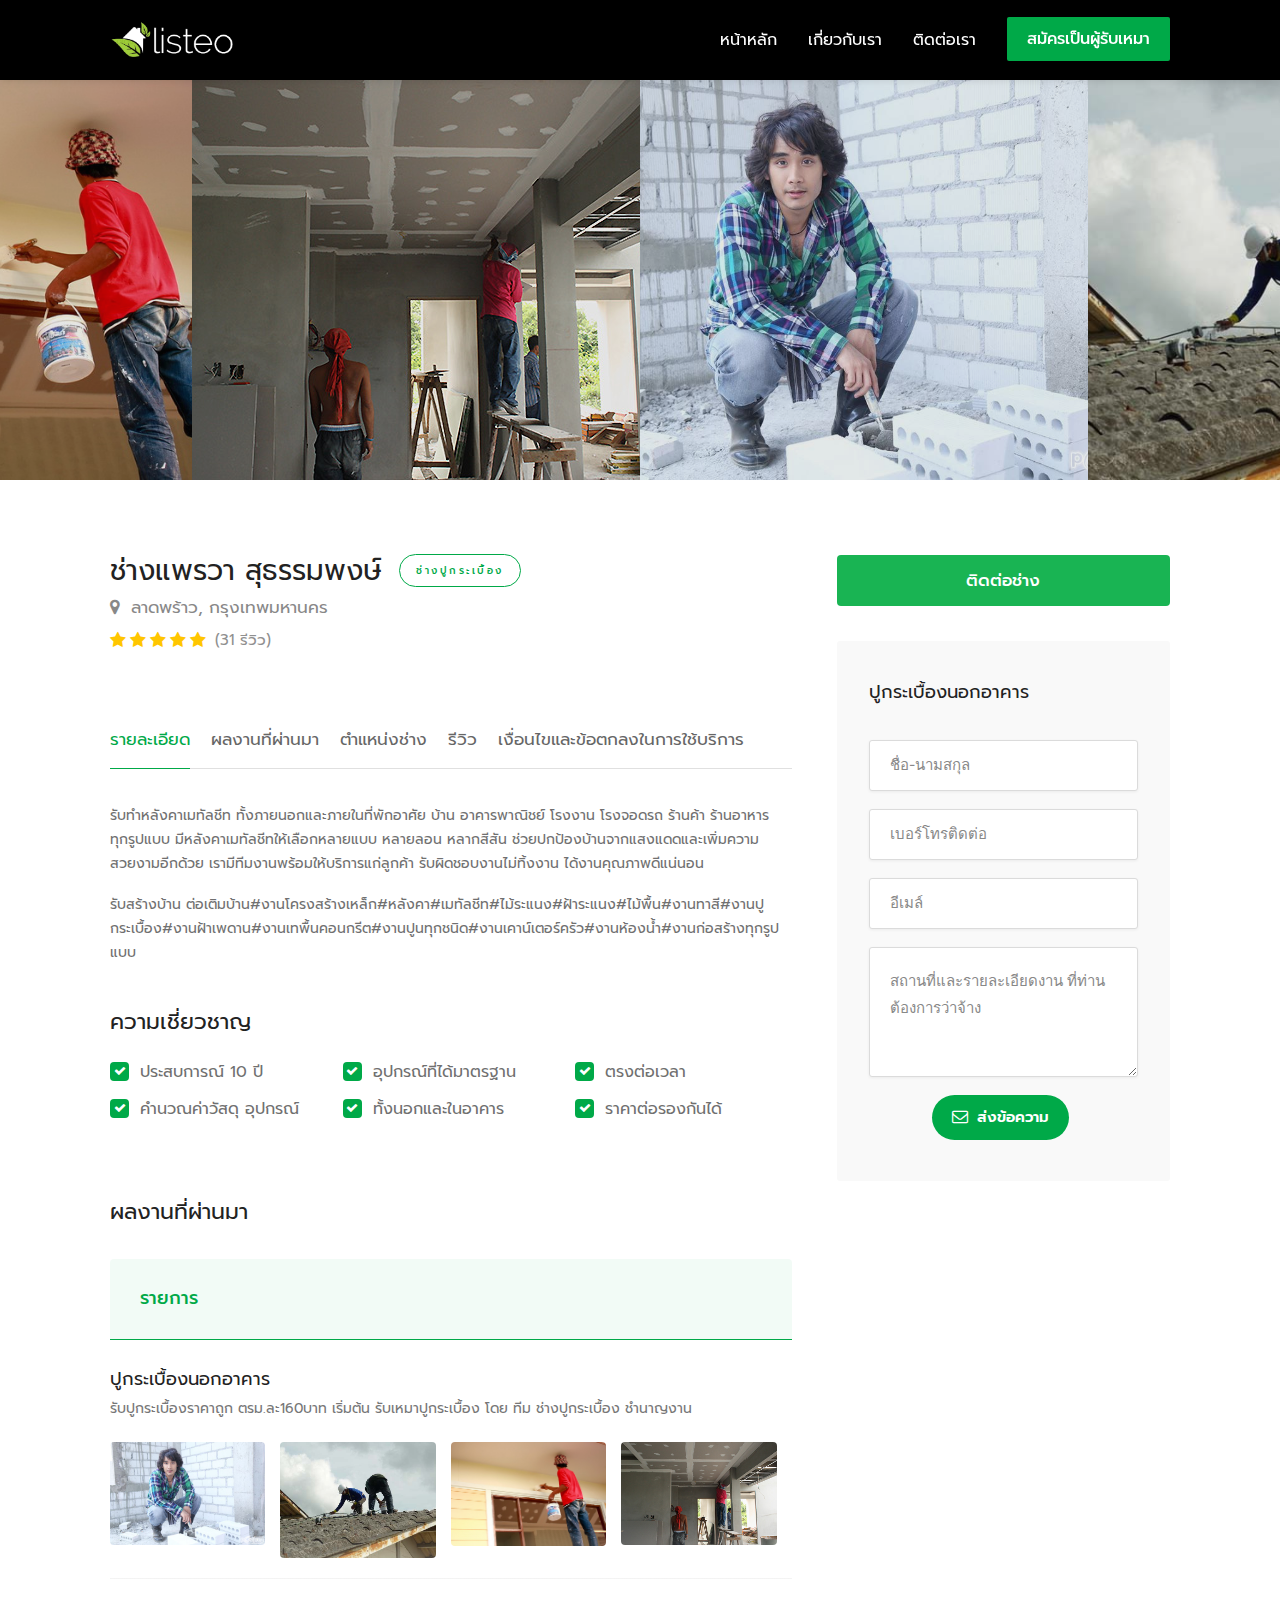
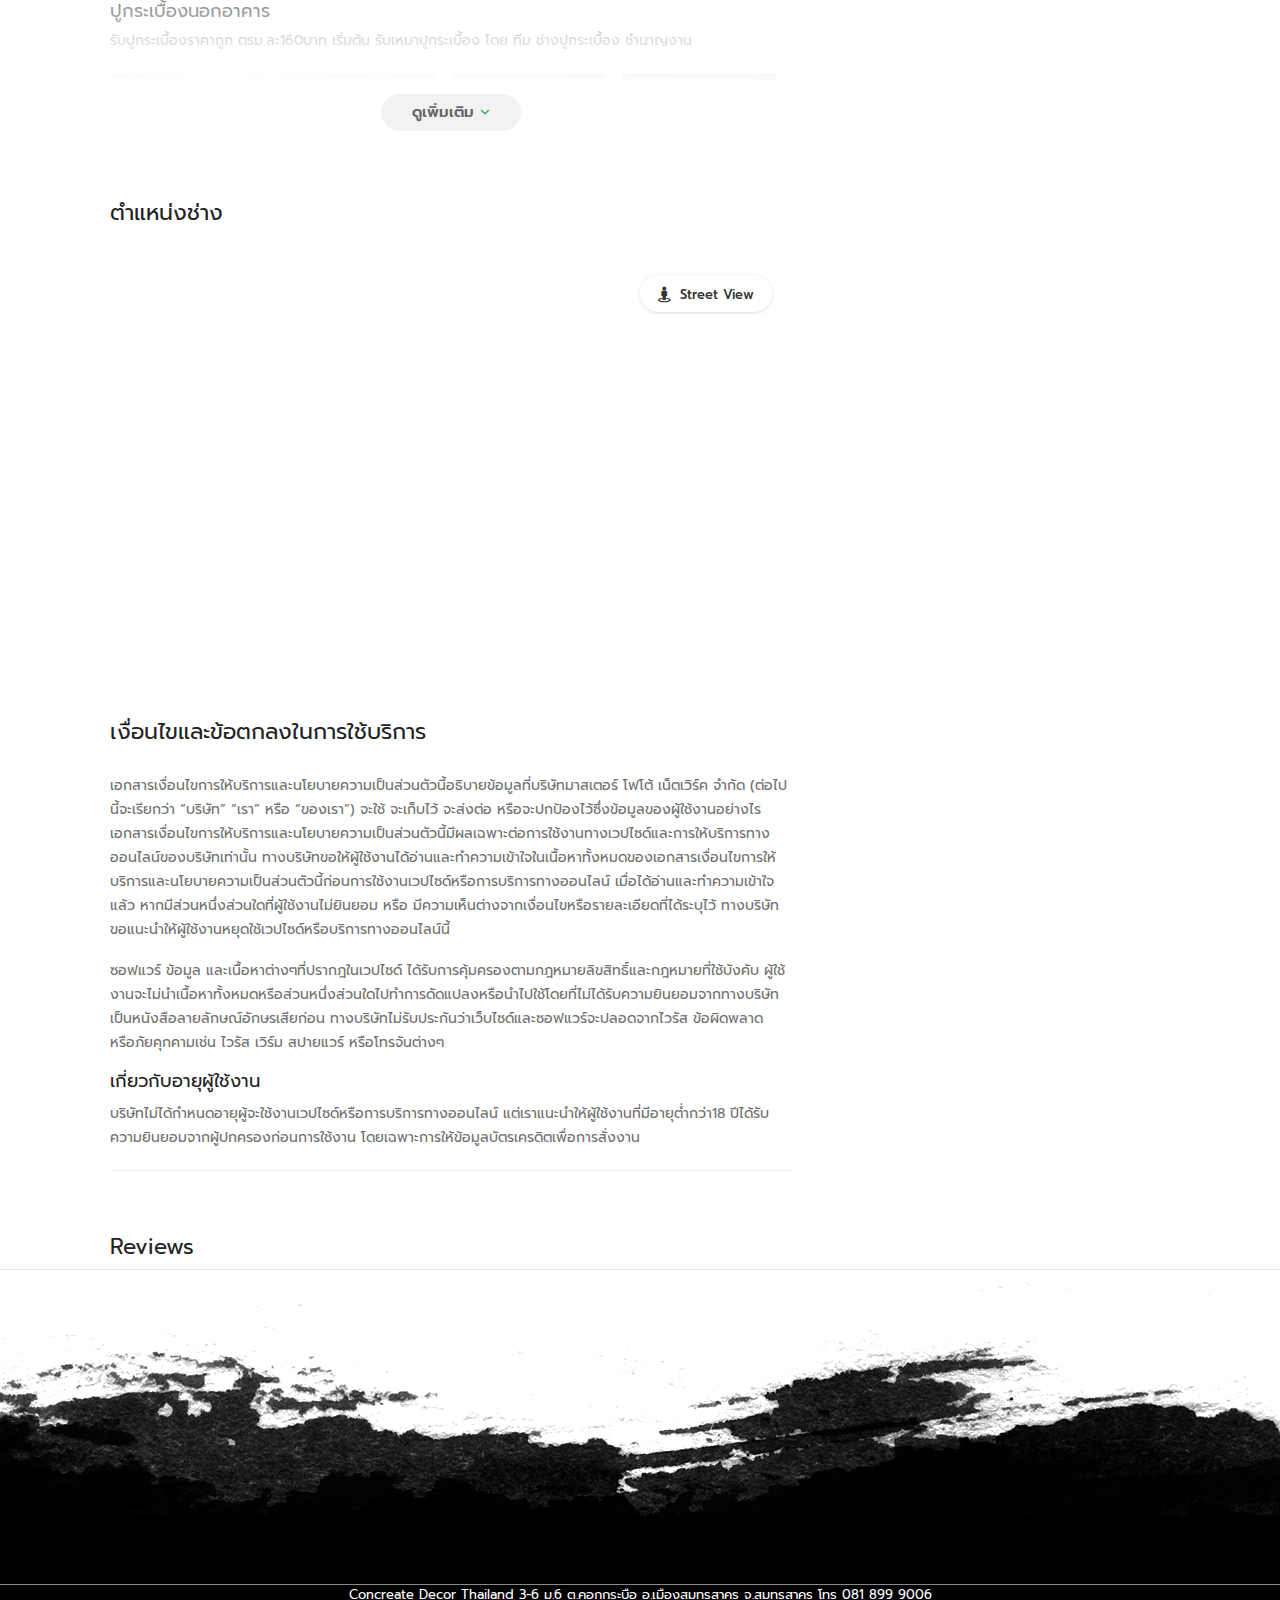
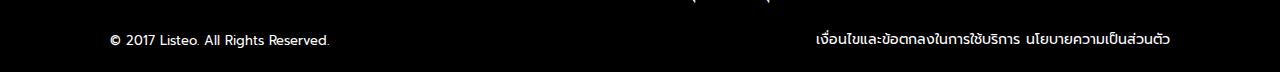
<file: single_tech.html>
<!DOCTYPE html>
<head>

<!-- Basic Page Needs
================================================== -->
<title>Listeo</title>
<meta charset="utf-8">
<meta name="viewport" content="width=device-width, initial-scale=1, maximum-scale=1">

<!-- CSS
================================================== -->
<link rel="stylesheet" href="assets/css/style.css">
<link rel="stylesheet" href="assets/css/colors/green.css" id="colors">
<link href="https://fonts.googleapis.com/css?family=Prompt" rel="stylesheet">

</head>

<body>

<!-- Wrapper -->
<div id="wrapper">

<!-- Header Container
================================================== -->
<header id="header-container">

	<!-- Header -->
	<div id="header" class="not-sticky">
		<div class="container">

      <!-- Left Side Content -->
			<div class="left-side">

				<!-- Logo -->
				<div id="logo">
					<a href="index.html"><img src="assets/images/logo3.png" alt=""></a>
				</div>

				<!-- Mobile Navigation -->
				<div class="mmenu-trigger">
					<button class="hamburger hamburger--collapse" type="button">
						<span class="hamburger-box">
							<span class="hamburger-inner"></span>
						</span>
					</button>
				</div>


				<!-- Main Navigation -->
				<nav id="navigation" class="style-1 visible-sm visible-xs">
					<ul id="responsive" class="">

						<li><a class="current" href="index.html">หน้าหลัก</a></li>
						<li><a href="contact.html">เกี่ยวกับเรา</a></li>
						<li><a href="contact.html">ติดต่อเรา</a></li>

					</ul>
				</nav>
				<div class="clearfix"></div>
				<!-- Main Navigation / End -->

			</div>
			<!-- Left Side Content / End -->

      <!-- Right Side Content / End -->
			<div class="right-side">
				<div class="header-widget">
					<a href="index.html" class="sign-in hidden-sm hidden-xs"> หน้าหลัก</a>
					<a href="contact.html" class="sign-in hidden-sm hidden-xs"> เกี่ยวกับเรา</a>
					<a href="contact.html" class="sign-in hidden-sm hidden-xs"> ติดต่อเรา</a>
					<a href="regis_tech.html" class="button with-icon" style="border-radius: 2px;font-size: 16px;"> สมัครเป็นผู้รับเหมา </a>
				</div>
			</div>
			<!-- Right Side Content / End -->



		</div>
	</div>
	<!-- Header / End -->

</header>
<div class="clearfix"></div>
<!-- Header Container / End -->


<!-- Slider
================================================== -->
<div class="listing-slider mfp-gallery-container margin-bottom-0">
	<a href="assets/images/275193-545b1c211e003.jpg" data-background-image="assets/images/275193-545b1c211e003.jpg" class="item mfp-gallery" title="Title 1"></a>
	<a href="assets/images/275193-545b1cd211e003.jpg" data-background-image="assets/images/275193-545b1cd211e003.jpg" class="item mfp-gallery" title="Title 3"></a>
	<a href="assets/images/1232718383.jpg" data-background-image="assets/images/1232718383.jpg" class="item mfp-gallery" title="Title 2"></a>
	<a href="assets/images/1277113934.jpg" data-background-image="assets/images/1277113934.jpg" class="item mfp-gallery" title="Title 4"></a>
</div>


<!-- Content
================================================== -->
<div class="container">
	<div class="row sticky-wrapper">
		<div class="col-lg-8 col-md-8 padding-right-30">

			<!-- Titlebar -->
			<div id="titlebar" class="listing-titlebar">
				<div class="listing-titlebar-title">
					<h2>ช่างแพรวา สุธรรมพงษ์ <span class="listing-tag">ช่างปูกระเบื้อง</span></h2>
					<span>
						<a href="#listing-location" class="listing-address">
							<i class="fa fa-map-marker"></i>
							ลาดพร้าว, กรุงเทพมหานคร
						</a>
					</span>
					<div class="star-rating" data-rating="5">
						<div class="rating-counter"><a href="#listing-reviews">(31 รีวิว)</a></div>
					</div>
				</div>
			</div>

			<!-- Listing Nav -->
			<div id="listing-nav" class="listing-nav-container">
				<ul class="listing-nav">
					<li><a href="#listing-overview" class="active">รายละเอียด</a></li>
					<li><a href="#listing-pricing-list">ผลงานที่ผ่านมา</a></li>
					<li><a href="#listing-location">ตำแหน่งช่าง</a></li>
					<li><a href="#listing-reviews">รีวิว</a></li>
					<li><a href="#add-review2">เงื่อนไขและข้อตกลงในการใช้บริการ</a></li>
				</ul>
			</div>

			<!-- Overview -->
			<div id="listing-overview" class="listing-section">

				<!-- Description -->

				<p style="font-size:14px; line-height: 24px;">
          รับทำหลังคาเมทัลชีท ทั้งภายนอกและภายในที่พักอาศัย บ้าน อาคารพาณิชย์ โรงงาน โรงจอดรถ ร้านค้า ร้านอาหาร ทุกรูปแบบ
          มีหลังคาเมทัลชีทให้เลือกหลายแบบ หลายลอน หลากสีสัน ช่วยปกป้องบ้านจากแสงแดดและเพิ่มความสวยงามอีกด้วย เรามีทีมงานพร้อมให้บริการแก่ลูกค้า รับผิดชอบงานไม่ทิ้งงาน ได้งานคุณภาพดีแน่นอน
				</p>

				<p style="font-size:14px; line-height: 24px;">
          รับสร้างบ้าน ต่อเติมบ้าน#งานโครงสร้างเหล็ก#หลังคา#เมทัลชีท#ไม้ระแนง#ฝ้าระแนง#ไม้พื้น#งานทาสี#งานปูกระเบื้อง#งานฝ้าเพดาน#งานเทพื้นคอนกรีต#งานปูนทุกชนิด#งานเคาน์เตอร์ครัว#งานห้องน้ำ#งานก่อสร้างทุกรูปแบบ
        </p>

				<!-- Amenities -->
				<h3 class="listing-desc-headline">ความเชี่ยวชาญ</h3>
				<ul class="listing-features checkboxes margin-top-0">
					<li>ประสบการณ์ 10 ปี</li>
					<li>คำนวณค่าวัสดุ อุปกรณ์</li>
					<li>อุปกรณ์ที่ได้มาตรฐาน</li>
					<li>ทั้งนอกและในอาคาร</li>
					<li>ตรงต่อเวลา</li>
					<li>ราคาต่อรองกันได้</li>
				</ul>
			</div>


			<!-- Food Menu -->
			<div id="listing-pricing-list" class="listing-section">
				<h3 class="listing-desc-headline margin-top-70 margin-bottom-30">ผลงานที่ผ่านมา</h3>

				<div class="show-more">
					<div class="pricing-list-container">

						<!-- Food List -->
						<h4>รายการ</h4>
            <br />
						<ul>
							<h5>ปูกระเบื้องนอกอาคาร</h5>
              <p style="font-size:14px; line-height: 24px;">
                รับปูกระเบื้องราคาถูก ตรม.ละ160บาท เริ่มต้น รับเหมาปูกระเบื้อง โดย ทีม ช่างปูกระเบื้อง ชำนาญงาน
              </p>
              <div class="review-images mfp-gallery-container">
									      <a href="assets/images/275193-545b1c211e003.jpg" class="mfp-gallery"><img src="assets/images/275193-545b1c211e003.jpg" alt=""></a>
                        <a href="assets/images/275193-545b1cd211e003.jpg" class="mfp-gallery"><img src="assets/images/275193-545b1cd211e003.jpg" alt=""></a>
                        <a href="assets/images/1232718383.jpg" class="mfp-gallery"><img src="assets/images/1232718383.jpg" alt=""></a>
                        <a href="assets/images/1277113934.jpg" class="mfp-gallery"><img src="assets/images/1277113934.jpg" alt=""></a>
								</div>
                <hr />
                <h5>ปูกระเบื้องนอกอาคาร</h5>
                <p style="font-size:14px; line-height: 24px;">
                  รับปูกระเบื้องราคาถูก ตรม.ละ160บาท เริ่มต้น รับเหมาปูกระเบื้อง โดย ทีม ช่างปูกระเบื้อง ชำนาญงาน
                </p>
                <div class="review-images mfp-gallery-container">
  									      <a href="assets/images/275193-545b1c211e003.jpg" class="mfp-gallery"><img src="assets/images/275193-545b1c211e003.jpg" alt=""></a>
                          <a href="assets/images/275193-545b1cd211e003.jpg" class="mfp-gallery"><img src="assets/images/275193-545b1cd211e003.jpg" alt=""></a>
                          <a href="assets/images/1232718383.jpg" class="mfp-gallery"><img src="assets/images/1232718383.jpg" alt=""></a>
                          <a href="assets/images/1277113934.jpg" class="mfp-gallery"><img src="assets/images/1277113934.jpg" alt=""></a>
  								</div>
                  <hr />
						</ul>



					</div>
				</div>
				<a href="#" class="show-more-button" data-more-title="ดูเพิ่มเติม" data-less-title="Show Less"><i class="fa fa-angle-down"></i></a>
			</div>
			<!-- Food Menu / End -->


			<!-- Location -->
			<div id="listing-location" class="listing-section">
				<h3 class="listing-desc-headline margin-top-60 margin-bottom-30">ตำแหน่งช่าง</h3>

				<div id="singleListingMap-container">
					<div id="singleListingMap" data-latitude="13.7085005" data-longitude="100.4063138" data-map-icon="im im-icon-Cool"></div>
					<a href="#" id="streetView">Street View</a>
				</div>
			</div>


      <!-- Overview -->
			<div id="add-review2" class="listing-section">
        <h3 class="listing-desc-headline margin-top-60 margin-bottom-30">เงื่อนไขและข้อตกลงในการใช้บริการ</h3>
				<!-- Description -->

        <p style="font-size:14px; line-height: 24px;">
          เอกสารเงื่อนไขการให้บริการและนโยบายความเป็นส่วนตัวนี้อธิบายข้อมูลที่บริษัทมาสเตอร์ โฟโต้ เน็ตเวิร์ค จำกัด (ต่อไปนี้จะเรียกว่า “บริษัท” “เรา” หรือ “ของเรา”) จะใช้ จะเก็บไว้ จะส่งต่อ หรือจะปกป้องไว้ซึ่งข้อมูลของผู้ใช้งานอย่างไร เอกสารเงื่อนไขการให้บริการและนโยบายความเป็นส่วนตัวนี้มีผลเฉพาะต่อการใช้งานทางเวปไซด์และการให้บริการทางออนไลน์ของบริษัทเท่านั้น ทางบริษัทขอให้ผู้ใช้งานได้อ่านและทำความเข้าใจในเนื้อหาทั้งหมดของเอกสารเงื่อนไขการให้บริการและนโยบายความเป็นส่วนตัวนี้ก่อนการใช้งานเวปไซด์หรือการบริการทางออนไลน์ เมื่อได้อ่านและทำความเข้าใจแล้ว หากมีส่วนหนึ่งส่วนใดที่ผู้ใช้งานไม่ยินยอม หรือ มีความเห็นต่างจากเงื่อนไขหรือรายละเอียดที่ได้ระบุไว้ ทางบริษัทขอแนะนำให้ผู้ใช้งานหยุดใช้เวปไซด์หรือบริการทางออนไลน์นี้
          </p>

          <p style="font-size:14px; line-height: 24px;">
  ซอฟแวร์ ข้อมูล และเนื้อหาต่างๆที่ปรากฎในเวปไซด์ ได้รับการคุ้มครองตามกฎหมายลิขสิทธิ์และกฎหมายที่ใช้บังคับ ผู้ใช้งานจะไม่นำเนื้อหาทั้งหมดหรือส่วนหนึ่งส่วนใดไปทำการดัดแปลงหรือนำไปใช้โดยที่ไม่ได้รับความยินยอมจากทางบริษัทเป็นหนังสือลายลักษณ์อักษรเสียก่อน ทางบริษัทไม่รับประกันว่าเว็บไซด์และซอฟแวร์จะปลอดจากไวรัส ข้อผิดพลาด หรือภัยคุกคามเช่น ไวรัส เวิร์ม สปายแวร์ หรือโทรจันต่างๆ
            </p>

            <h4>เกี่ยวกับอายุผู้ใช้งาน</h4>
          <p style="font-size:14px; line-height: 24px;">
            บริษัทไม่ได้กำหนดอายุผู้จะใช้งานเวปไซด์หรือการบริการทางออนไลน์ แต่เราแนะนำให้ผู้ใช้งานที่มีอายุต่ำกว่า18 ปีได้รับความยินยอมจากผู้ปกครองก่อนการใช้งาน โดยเฉพาะการให้ข้อมูลบัตรเครดิตเพื่อการสั่งงาน
          </p>
          <hr />
			</div>

			<!-- Reviews -->
			<div id="listing-reviews" class="listing-section">
				<h3 class="listing-desc-headline margin-top-35 margin-bottom-20">Reviews </h3>

				<div class="clearfix"></div>

				<!-- Reviews -->
				<section class="comments listing-reviews">

          <div class="fb-comments" data-href="http://9demo.site/single_tech.html" data-numposts="10"></div>
				</section>


			</div>





		</div>


		<!-- Sidebar
		================================================== -->
		<div class="col-lg-4 col-md-4 margin-top-75 sticky">


			<!-- Verified Badge -->
			<div class="verified-badge with-tip" data-tip-content="Listing has been verified and belongs the business owner or manager.">
				 ติดต่อช่าง
			</div>

			<!-- Book Now -->
			<div class="boxed-widget booking-widget margin-top-35">

				<div class="row with-forms  margin-top-0">

					<!-- Date Picker - docs: http://www.vasterad.com/docs/listeo/#!/date_picker -->


					<!-- Panel Dropdown -->
					<div class="col-lg-12">
            	<h4>ปูกระเบื้องนอกอาคาร</h4>
              <br />
            <form method="post" class="register">

            <p class="form-row form-row-wide">
                <input type="text" class="input-text" name="username" placeholder="ชื่อ-นามสกุล" value="" />
            </p>

            <p class="form-row form-row-wide">
                <input type="text" class="input-text" name="username" placeholder="เบอร์โทรติดต่อ" value="" />
            </p>

            <p class="form-row form-row-wide">
                <input type="text" class="input-text" name="username" placeholder="อีเมล์" value="" />
            </p>

            <p class="form-row form-row-wide">
                <textarea name="comments" rows="3" id="comments" placeholder="สถานที่และรายละเอียดงาน ที่ท่านต้องการว่าจ้าง" spellcheck="true" required="required" class="error"></textarea>
            </p>


            <div class="text-center">
              <a href="email_success.html" class="button medium "><i class="fa fa-envelope-o" style="font-size:16px;"></i> ส่งข้อความ</a>
            </div>



            </form>

					</div>
					<!-- Panel Dropdown / End -->

				</div>

				<!-- progress button animation handled via custom.js -->

			</div>
			<!-- Book Now / End -->








		</div>
		<!-- Sidebar / End -->

	</div>
</div>


<!-- Footer
================================================== -->
<div id="footer" class="sticky-footer" style="background-image: url('assets/images/bg_footer.png'); background-position: center bottom; background-repeat: repeat-x;">
	<!-- Main -->
	<div class="container">
		<div class="row">




		</div>

		<!-- Copyright -->
		<div class="row" style="margin-top: 320px;">

      <div class="text-center" style="margin-top: -80px;">
        <p style="color:#fff; font-size:13px;">Concreate Decor Thailand 3-6 ม.6 ต.คอกกระบือ อ.เมืองสมุทรสาคร จ.สมุทรสาคร โทร 081 899 9006</p>
      </div>

			<div class="col-md-6 text-left">
				<p style="color:#fff; font-size:13px;">© 2017 Listeo. All Rights Reserved.</p>
			</div>

			<div class="col-md-6 text-right">
				<a href="terms-conditions.html" class="sign-in" style="color:#fff; font-size:14px;"> เงื่อนไขและข้อตกลงในการใช้บริการ</a>
				<a href="privacy.html" class="sign-in" style="color:#fff; font-size:14px;"> นโยบายความเป็นส่วนตัว</a>
			</div>

		</div>

	</div>

</div>
<!-- Footer / End -->


<!-- Back To Top Button -->
<div id="backtotop"><a href="#"></a></div>


</div>
<!-- Wrapper / End -->


<!-- Scripts
================================================== -->
<script type="text/javascript" src="assets/scripts/jquery-2.2.0.min.js"></script>
<script type="text/javascript" src="assets/scripts/mmenu.min.js"></script>
<script type="text/javascript" src="assets/scripts/chosen.min.js"></script>
<script type="text/javascript" src="assets/scripts/slick.min.js"></script>
<script type="text/javascript" src="assets/scripts/rangeslider.min.js"></script>
<script type="text/javascript" src="assets/scripts/magnific-popup.min.js"></script>
<script type="text/javascript" src="assets/scripts/waypoints.min.js"></script>
<script type="text/javascript" src="assets/scripts/counterup.min.js"></script>
<script type="text/javascript" src="assets/scripts/jquery-ui.min.js"></script>
<script type="text/javascript" src="assets/scripts/tooltips.min.js"></script>
<script type="text/javascript" src="assets/scripts/custom.js"></script>

<!-- Maps -->
<script type="text/javascript" src="http://maps.google.com/maps/api/js?key=AIzaSyDx41m2FUw72t1drRQP3NOHwct6dYqGU1o&sensor=false&language=en"></script>
<script type="text/javascript" src="assets/scripts/infobox.min.js"></script>
<script type="text/javascript" src="assets/scripts/markerclusterer.js"></script>
<script type="text/javascript" src="assets/scripts/maps.js"></script>


<!-- Date Picker - docs: http://www.vasterad.com/docs/listeo/#!/date_picker -->
<link href="assets/css/plugins/datedropper.css" rel="stylesheet" type="text/css">
<script src="assets/scripts/datedropper.js"></script>
<script>$('#booking-date').dateDropper();</script>

<!-- Time Picker - docs: http://www.vasterad.com/docs/listeo/#!/time_picker -->
<script src="assets/scripts/timedropper.js"></script>
<link rel="stylesheet" type="text/css" href="assets/css/plugins/timedropper.css">
<script>
this.$('#booking-time').timeDropper({
	setCurrentTime: false,
	meridians: true,
	primaryColor: "#f91942",
	borderColor: "#f91942",
	minutesInterval: '15'
});


</script>

<!-- Booking Widget - Quantity Buttons -->
<script src="assets/scripts/quantityButtons.js"></script>

<div id="fb-root"></div>
<script>(function(d, s, id) {
  var js, fjs = d.getElementsByTagName(s)[0];
  if (d.getElementById(id)) return;
  js = d.createElement(s); js.id = id;
  js.src = 'https://connect.facebook.net/th_TH/sdk.js#xfbml=1&version=v3.1&appId=1512869072370249&autoLogAppEvents=1';
  fjs.parentNode.insertBefore(js, fjs);
}(document, 'script', 'facebook-jssdk'));</script>



</body>
</html>
</file>
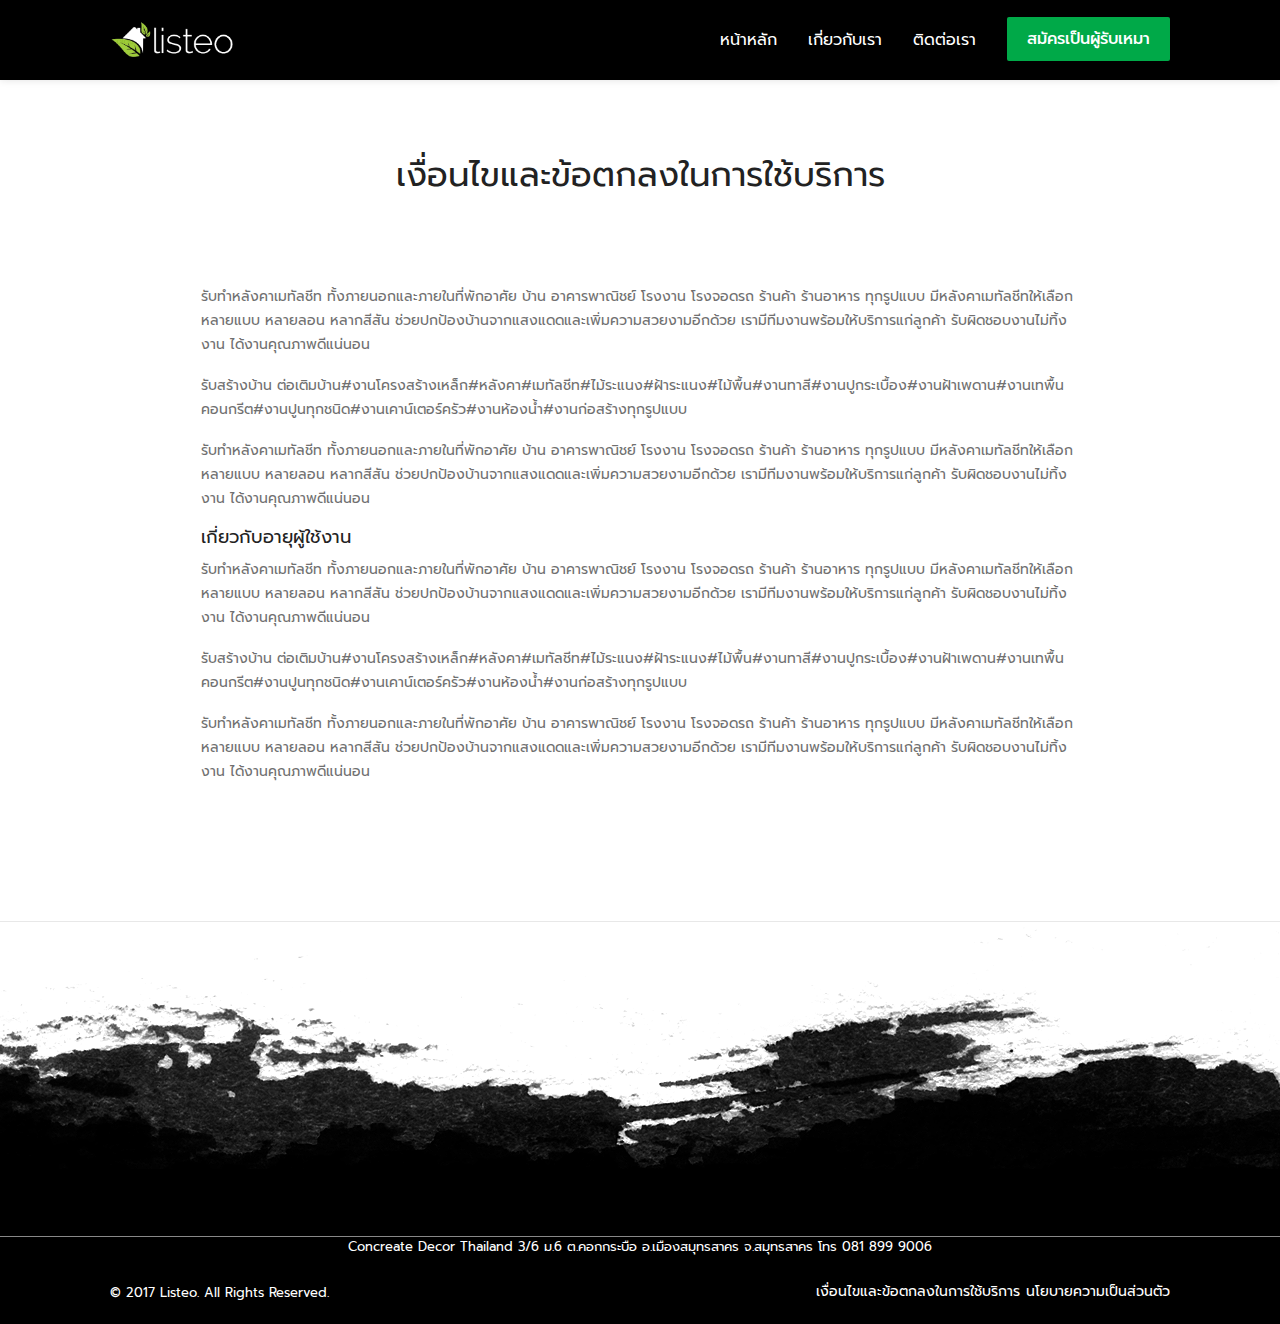
<file: terms-conditions.html>
<!DOCTYPE html>
<head>

<!-- Basic Page Needs
================================================== -->
<title>Listeo</title>
<meta charset="utf-8">
<meta name="viewport" content="width=device-width, initial-scale=1, maximum-scale=1">

<!-- CSS
================================================== -->
<link rel="stylesheet" href="assets/css/style.css">
<link rel="stylesheet" href="assets/css/colors/green.css" id="colors">
<link href="https://fonts.googleapis.com/css?family=Prompt" rel="stylesheet">

</head>
<style>
.address-container:before {
    content: "";
    height: 100%;
    width: 100%;
    position: absolute;
    top: 0;
    left: 0;
    display: block;
    background-color: #333;
    opacity: 0.3;
}
</style>
<body>

<!-- Wrapper -->
<div id="wrapper">

<!-- Header Container
================================================== -->
<header id="header-container">

	<!-- Header -->
	<div id="header">
		<div class="container">

      <!-- Left Side Content -->
			<div class="left-side">

				<!-- Logo -->
				<div id="logo">
					<a href="index.html"><img src="assets/images/logo3.png" alt=""></a>
				</div>

				<!-- Mobile Navigation -->
				<div class="mmenu-trigger">
					<button class="hamburger hamburger--collapse" type="button">
						<span class="hamburger-box">
							<span class="hamburger-inner"></span>
						</span>
					</button>
				</div>


				<!-- Main Navigation -->
				<nav id="navigation" class="style-1 visible-sm visible-xs">
					<ul id="responsive" class="">

            <li><a class="current" href="index.html">หน้าหลัก</a></li>
						<li><a href="contact.html">เกี่ยวกับเรา</a></li>
						<li><a href="contact.html">ติดต่อเรา</a></li>

					</ul>
				</nav>
				<div class="clearfix"></div>
				<!-- Main Navigation / End -->

			</div>
			<!-- Left Side Content / End -->


			<!-- Right Side Content / End -->
			<div class="right-side">
				<div class="header-widget">
          <a href="index.html" class="sign-in hidden-sm hidden-xs"> หน้าหลัก</a>
					<a href="contact.html" class="sign-in hidden-sm hidden-xs"> เกี่ยวกับเรา</a>
					<a href="contact.html" class="sign-in hidden-sm hidden-xs"> ติดต่อเรา</a>
					<a href="regis_tech.html" class="button with-icon" style="border-radius: 2px;font-size: 16px;"> สมัครเป็นผู้รับเหมา </a>
				</div>
			</div>
			<!-- Right Side Content / End -->



		</div>
	</div>
	<!-- Header / End -->

</header>
<div class="clearfix"></div>
<!-- Header Container / End -->


<!-- Content
================================================== -->

<!-- Map Container -->



<div class="container margin-bottom-60" >
	<div class="row">

		<div class="col-md-12">
			<h2 class="headline centered margin-top-75">
				เงื่อนไขและข้อตกลงในการใช้บริการ

			</h2>
		</div>

	</div>


	<div class="row icons-container">
		<!-- Stage -->



    <div class="col-md-10 col-md-offset-1 margin-top-60 ">

      <p style="font-size:14px; line-height: 24px;">
        รับทำหลังคาเมทัลชีท ทั้งภายนอกและภายในที่พักอาศัย บ้าน อาคารพาณิชย์ โรงงาน โรงจอดรถ ร้านค้า ร้านอาหาร ทุกรูปแบบ
        มีหลังคาเมทัลชีทให้เลือกหลายแบบ หลายลอน หลากสีสัน ช่วยปกป้องบ้านจากแสงแดดและเพิ่มความสวยงามอีกด้วย เรามีทีมงานพร้อมให้บริการแก่ลูกค้า รับผิดชอบงานไม่ทิ้งงาน ได้งานคุณภาพดีแน่นอน
      </p>

      <p style="font-size:14px; line-height: 24px;">
        รับสร้างบ้าน ต่อเติมบ้าน#งานโครงสร้างเหล็ก#หลังคา#เมทัลชีท#ไม้ระแนง#ฝ้าระแนง#ไม้พื้น#งานทาสี#งานปูกระเบื้อง#งานฝ้าเพดาน#งานเทพื้นคอนกรีต#งานปูนทุกชนิด#งานเคาน์เตอร์ครัว#งานห้องน้ำ#งานก่อสร้างทุกรูปแบบ
      </p>
      <p style="font-size:14px; line-height: 24px;">
        รับทำหลังคาเมทัลชีท ทั้งภายนอกและภายในที่พักอาศัย บ้าน อาคารพาณิชย์ โรงงาน โรงจอดรถ ร้านค้า ร้านอาหาร ทุกรูปแบบ
        มีหลังคาเมทัลชีทให้เลือกหลายแบบ หลายลอน หลากสีสัน ช่วยปกป้องบ้านจากแสงแดดและเพิ่มความสวยงามอีกด้วย เรามีทีมงานพร้อมให้บริการแก่ลูกค้า รับผิดชอบงานไม่ทิ้งงาน ได้งานคุณภาพดีแน่นอน
      </p>
      <h4>เกี่ยวกับอายุผู้ใช้งาน</h4>
      <p style="font-size:14px; line-height: 24px;">
        รับทำหลังคาเมทัลชีท ทั้งภายนอกและภายในที่พักอาศัย บ้าน อาคารพาณิชย์ โรงงาน โรงจอดรถ ร้านค้า ร้านอาหาร ทุกรูปแบบ
        มีหลังคาเมทัลชีทให้เลือกหลายแบบ หลายลอน หลากสีสัน ช่วยปกป้องบ้านจากแสงแดดและเพิ่มความสวยงามอีกด้วย เรามีทีมงานพร้อมให้บริการแก่ลูกค้า รับผิดชอบงานไม่ทิ้งงาน ได้งานคุณภาพดีแน่นอน
      </p>

      <p style="font-size:14px; line-height: 24px;">
        รับสร้างบ้าน ต่อเติมบ้าน#งานโครงสร้างเหล็ก#หลังคา#เมทัลชีท#ไม้ระแนง#ฝ้าระแนง#ไม้พื้น#งานทาสี#งานปูกระเบื้อง#งานฝ้าเพดาน#งานเทพื้นคอนกรีต#งานปูนทุกชนิด#งานเคาน์เตอร์ครัว#งานห้องน้ำ#งานก่อสร้างทุกรูปแบบ
      </p>
      <p style="font-size:14px; line-height: 24px;">
        รับทำหลังคาเมทัลชีท ทั้งภายนอกและภายในที่พักอาศัย บ้าน อาคารพาณิชย์ โรงงาน โรงจอดรถ ร้านค้า ร้านอาหาร ทุกรูปแบบ
        มีหลังคาเมทัลชีทให้เลือกหลายแบบ หลายลอน หลากสีสัน ช่วยปกป้องบ้านจากแสงแดดและเพิ่มความสวยงามอีกด้วย เรามีทีมงานพร้อมให้บริการแก่ลูกค้า รับผิดชอบงานไม่ทิ้งงาน ได้งานคุณภาพดีแน่นอน
      </p>
    </div>



	</div>
</div>






<div class="contact-map margin-bottom-60">


</div>
<div class="clearfix"></div>
<!-- Map Container / End -->






<!-- Footer
================================================== -->
<div id="footer" class="sticky-footer" style="background-image: url('assets/images/bg_footer.png'); background-position: center bottom; background-repeat: repeat-x;">
	<!-- Main -->
	<div class="container">
		<div class="row">



		</div>

		<!-- Copyright -->
		<div class="row" style="margin-top: 320px;">

			<div class="text-center" style="margin-top: -80px;">
        <p style="color:#fff; font-size:13px;">Concreate Decor Thailand 3/6 ม.6 ต.คอกกระบือ อ.เมืองสมุทรสาคร จ.สมุทรสาคร โทร 081 899 9006</p>
      </div>

			<div class="col-md-6 text-left">
				<p style="color:#fff; font-size:13px;">© 2017 Listeo. All Rights Reserved.</p>
			</div>

			<div class="col-md-6 text-right">
        <a href="terms-conditions.html" class="sign-in" style="color:#fff; font-size:14px;"> เงื่อนไขและข้อตกลงในการใช้บริการ</a>
				<a href="privacy.html" class="sign-in" style="color:#fff; font-size:14px;"> นโยบายความเป็นส่วนตัว</a>
			</div>

		</div>

	</div>

</div>
<!-- Footer / End -->


<!-- Back To Top Button -->
<div id="backtotop"><a href="#"></a></div>


</div>
<!-- Wrapper / End -->



<!-- Scripts
================================================== -->
<script type="text/javascript" src="assets/scripts/jquery-2.2.0.min.js"></script>
<script type="text/javascript" src="assets/scripts/mmenu.min.js"></script>
<script type="text/javascript" src="assets/scripts/chosen.min.js"></script>
<script type="text/javascript" src="assets/scripts/slick.min.js"></script>
<script type="text/javascript" src="assets/scripts/rangeslider.min.js"></script>
<script type="text/javascript" src="assets/scripts/magnific-popup.min.js"></script>
<script type="text/javascript" src="assets/scripts/waypoints.min.js"></script>
<script type="text/javascript" src="assets/scripts/counterup.min.js"></script>
<script type="text/javascript" src="assets/scripts/jquery-ui.min.js"></script>
<script type="text/javascript" src="assets/scripts/tooltips.min.js"></script>
<script type="text/javascript" src="assets/scripts/custom.js"></script>

<!-- Maps -->
<script type="text/javascript" src="http://maps.google.com/maps/api/js?key=AIzaSyA89Rb8Kz1ArY3ks6sSvz2cNrn66CHKDiA&sensor=false&amp;language=en"></script>
<script type="text/javascript" src="assets/scripts/infobox.min.js"></script>
<script type="text/javascript" src="assets/scripts/markerclusterer.js"></script>
<script type="text/javascript" src="assets/scripts/maps.js"></script>





</body>
</html>
</file>
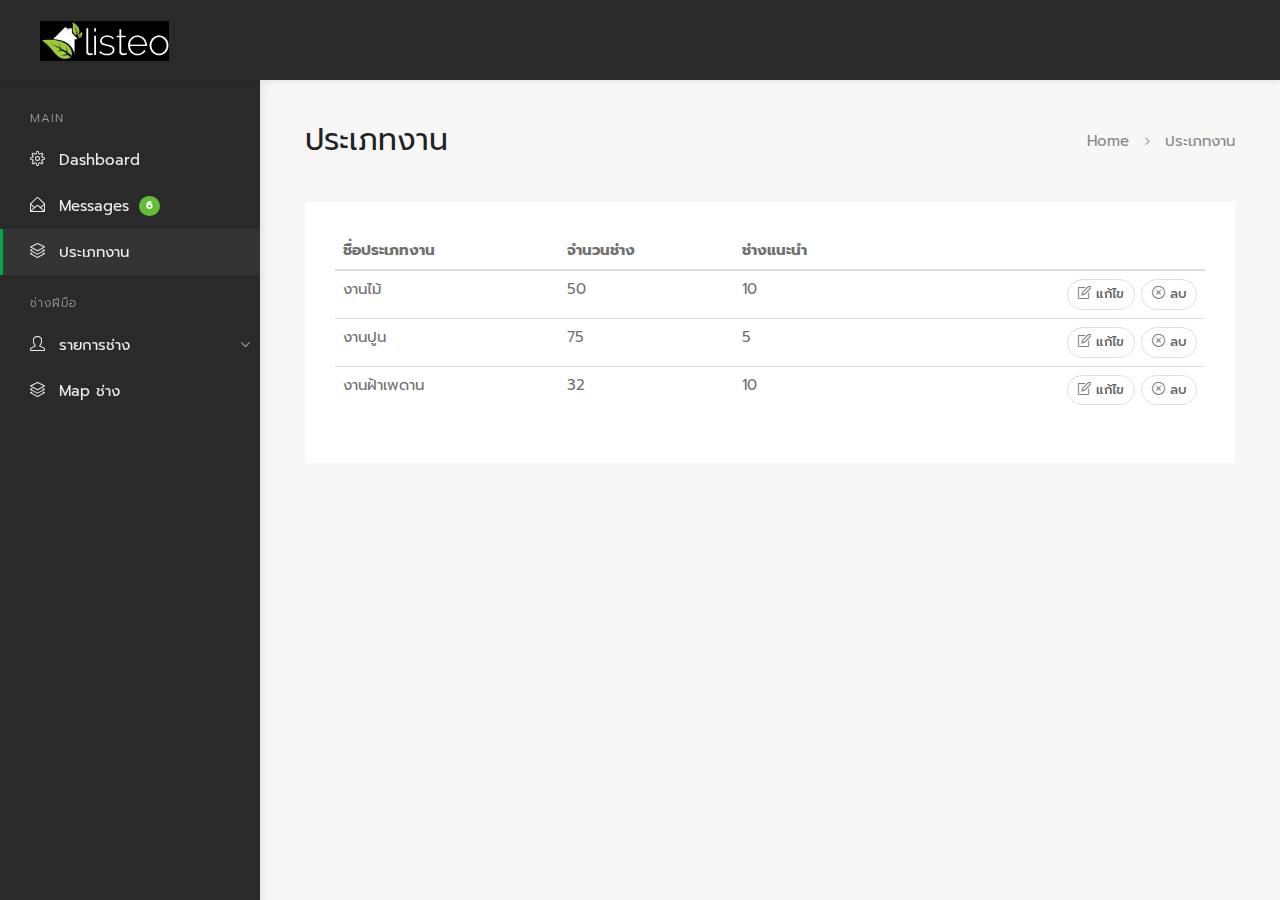
<file: admin/category.html>
<!DOCTYPE html>
<head>

<!-- Basic Page Needs
================================================== -->
<title>Listeo</title>
<meta charset="utf-8">
<meta name="viewport" content="width=device-width, initial-scale=1, maximum-scale=1">

<!-- CSS
================================================== -->
<link rel="stylesheet" href="../assets/css/style.css">
<link rel="stylesheet" href="../assets/css/colors/green.css" id="colors">
<link href="https://fonts.googleapis.com/css?family=Prompt" rel="stylesheet">

</head>

<body>

<!-- Wrapper -->
<div id="wrapper">

<!-- Header Container
================================================== -->
<header id="header-container" class="fixed fullwidth dashboard" style="background-color: #2a2a2a;">

	<!-- Header -->
	<div id="header" class="not-sticky">
		<div class="container">

			<!-- Left Side Content -->
			<div class="left-side">

				<!-- Logo -->
				<div id="logo">
					<a href="index.html"><img src="../assets/images/logo3.png" alt="" style="background-color: #000;"></a>
					<a href="index.html" class="dashboard-logo"><img src="../assets/images/logo3.png" alt=""></a>
				</div>



				<!-- Main Navigation -->

				<div class="clearfix"></div>
				<!-- Main Navigation / End -->

			</div>
			<!-- Left Side Content / End -->

			<!-- Right Side Content / End -->
			<div class="right-side">
				<!-- Header Widget -->
				<div class="header-widget" style="border:none;">

					<!-- User Menu -->


					<a href="dashboard-add-listing.html" class="button border with-icon hide">Add Listing <i class="sl sl-icon-plus"></i></a>
				</div>
				<!-- Header Widget / End -->
			</div>
			<!-- Right Side Content / End -->

		</div>
	</div>
	<!-- Header / End -->

</header>
<div class="clearfix"></div>
<!-- Header Container / End -->


<!-- Dashboard -->
<div id="dashboard">

	<!-- Navigation
	================================================== -->

	<!-- Responsive Navigation Trigger -->
	<a href="#" class="dashboard-responsive-nav-trigger"><i class="fa fa-reorder"></i> Dashboard Navigation</a>

	<div class="dashboard-nav">
		<div class="dashboard-nav-inner">

			<ul data-submenu-title="Main">
				<li><a href="dashboard.html"><i class="sl sl-icon-settings"></i> Dashboard</a></li>
				<li><a href="messages.html"><i class="sl sl-icon-envelope-open"></i> Messages <span class="nav-tag messages">6</span></a></li>
        <li class="active"><a href="category.html"><i class="sl sl-icon-layers"></i> ประเภทงาน</a></li>
			</ul>

      <ul data-submenu-title="ช่างฝีมือ">

				<li><a><i class="sl sl-icon-user"></i> รายการช่าง</a>
					<ul>
						<li><a href="tech_list.html">ช่างในระบบ <span class="nav-tag green">6</span></a></li>
            <li><a href="tech_list.html">ช่างแนะนำ <span class="nav-tag blue">6</span></a></li>
						<li><a href="tech_list.html">สมัครใหม่ รอยืนยัน<span class="nav-tag yellow">1</span></a></li>
						<li><a href="tech_list.html">ไม่ผ่าน <span class="nav-tag red">2</span></a></li>
					</ul>
				</li>
				<li><a href="tech_map.html"><i class="sl sl-icon-layers"></i> Map ช่าง</a></li>

			</ul>


      

		</div>
	</div>
	<!-- Navigation / End -->


	<!-- Content
	================================================== -->
	<div class="dashboard-content">

		<!-- Titlebar -->
		<div id="titlebar">
			<div class="row">
				<div class="col-md-12">
					<h2>ประเภทงาน</h2>
					<!-- Breadcrumbs -->
					<nav id="breadcrumbs">
						<ul>
							<li><a href="#">Home</a></li>
							<li>ประเภทงาน</li>
						</ul>
					</nav>
				</div>
			</div>
		</div>






		<div class="row">

      <!-- Listings -->
			<div class="col-lg-12 col-md-12">

				<div class="dashboard-list-box-static">

          <div class="table-responsive">
          <table class="table ">
            <thead>
              <tr>
                <th>ชื่อประเภทงาน</th>
                <th>จำนวนช่าง</th>
                <th>ช่างแนะนำ</th>
                <th></th>
              </tr>
            </thead>
            <tbody>
              <tr>
                <td>งานไม้</td>
                <td>50</td>
                <td>10</td>
                <td class="text-right">
                  <a href="#" class="rate-review" style="margin-top:0px;padding: 5px 10px;"><i class="sl sl-icon-note" style="padding-right: 0px;"></i> แก้ไข</a>
                  <a href="#" class="rate-review" style="margin-top:0px;padding: 5px 10px;"><i class="sl sl-icon-close" style="padding-right: 0px;"></i> ลบ</a>
                </td>
              </tr>
              <tr>
                <td>งานปูน</td>
                <td>75</td>
                <td>5</td>
                <td class="text-right">
                  <a href="#" class="rate-review" style="margin-top:0px;padding: 5px 10px;"><i class="sl sl-icon-note" style="padding-right: 0px;"></i> แก้ไข</a>
                  <a href="#" class="rate-review" style="margin-top:0px;padding: 5px 10px;"><i class="sl sl-icon-close" style="padding-right: 0px;"></i> ลบ</a>
                </td>
              </tr>
              <tr>
                <td>งานฝ้าเพดาน</td>
                <td>32</td>
                <td>10</td>
                <td class="text-right">
                  <a href="#" class="rate-review" style="margin-top:0px;padding: 5px 10px;"><i class="sl sl-icon-note" style="padding-right: 0px;"></i> แก้ไข</a>
                  <a href="#" class="rate-review" style="margin-top:0px;padding: 5px 10px;"><i class="sl sl-icon-close" style="padding-right: 0px;"></i> ลบ</a>
                </td>
              </tr>
            </tbody>
          </table>
          </div>

				</div>



			</div>



		</div>

	</div>
	<!-- Content / End -->


</div>
<!-- Dashboard / End -->


</div>
<!-- Wrapper / End -->


<!-- Scripts
================================================== -->
<script type="text/javascript" src="../assets/scripts/jquery-2.2.0.min.js"></script>
<script type="text/javascript" src="../assets/scripts/mmenu.min.js"></script>
<script type="text/javascript" src="../assets/scripts/chosen.min.js"></script>
<script type="text/javascript" src="../assets/scripts/slick.min.js"></script>
<script type="text/javascript" src="../assets/scripts/rangeslider.min.js"></script>
<script type="text/javascript" src="../assets/scripts/magnific-popup.min.js"></script>
<script type="text/javascript" src="../assets/scripts/waypoints.min.js"></script>
<script type="text/javascript" src="../assets/scripts/counterup.min.js"></script>
<script type="text/javascript" src="../assets/scripts/jquery-ui.min.js"></script>
<script type="text/javascript" src="../assets/scripts/tooltips.min.js"></script>
<script type="text/javascript" src="../assets/scripts/custom.js"></script>


</body>
</html>
</file>
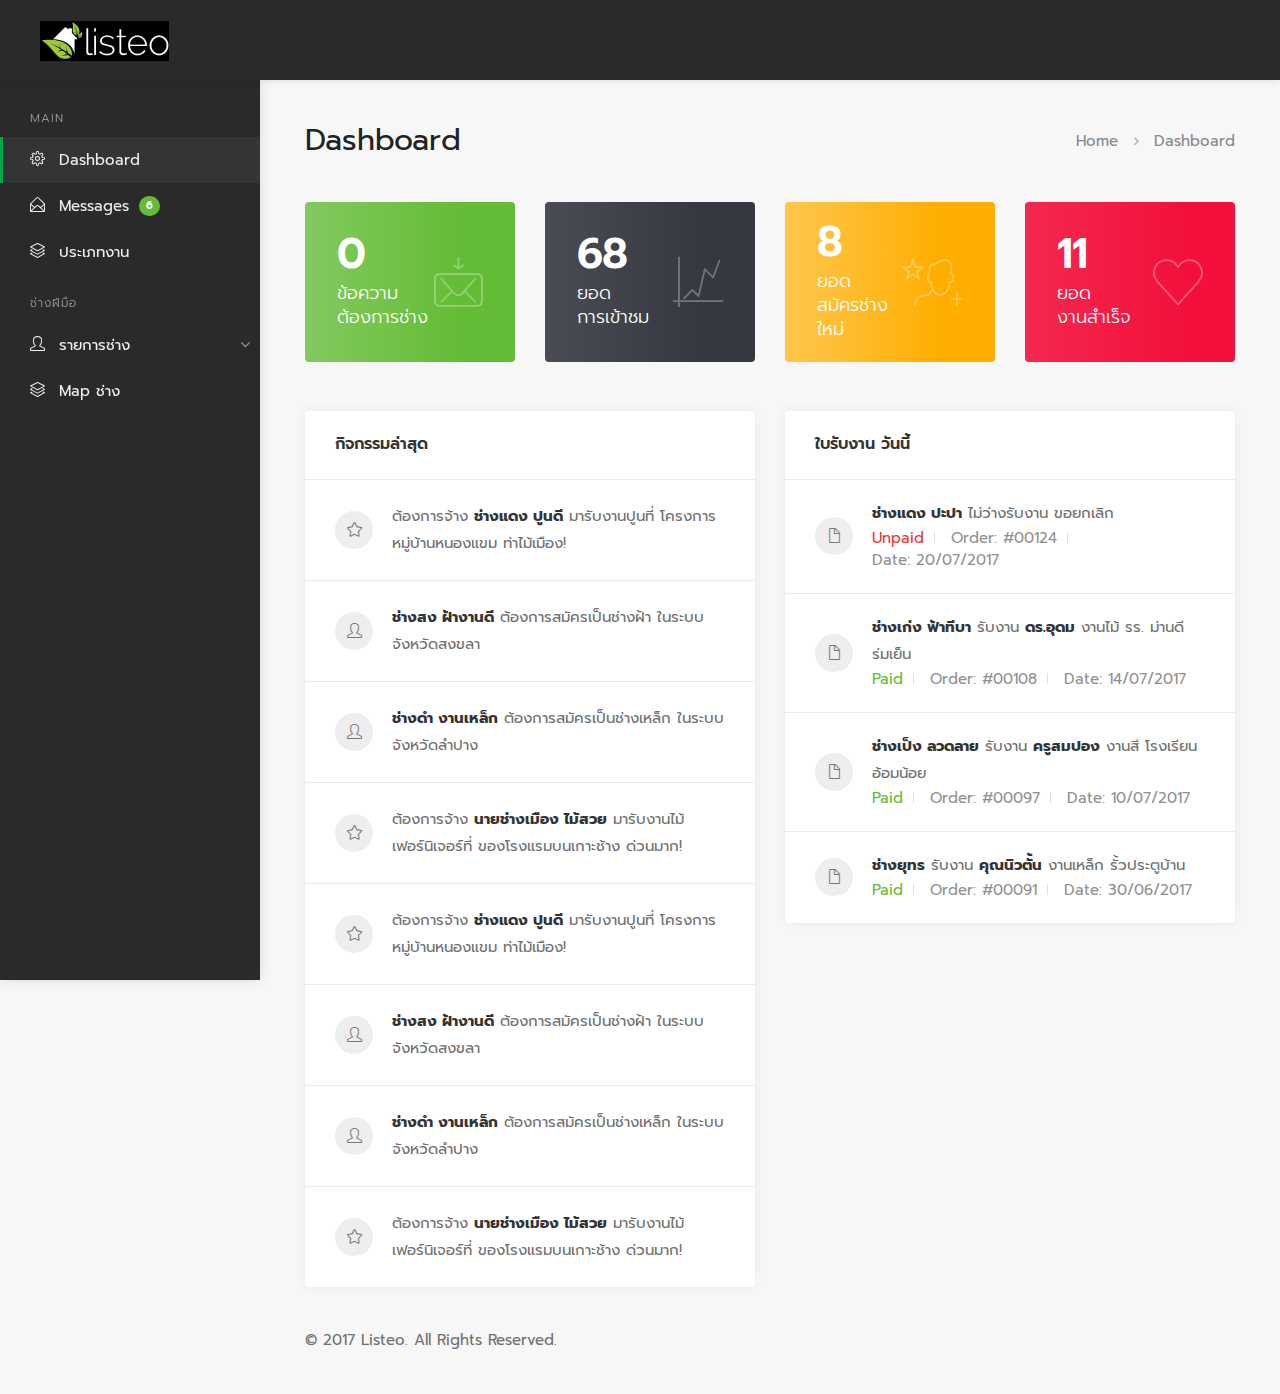
<file: admin/dashboard.html>
<!DOCTYPE html>
<head>

<!-- Basic Page Needs
================================================== -->
<title>Listeo</title>
<meta charset="utf-8">
<meta name="viewport" content="width=device-width, initial-scale=1, maximum-scale=1">

<!-- CSS
================================================== -->
<link rel="stylesheet" href="../assets/css/style.css">
<link rel="stylesheet" href="../assets/css/colors/green.css" id="colors">
<link href="https://fonts.googleapis.com/css?family=Prompt" rel="stylesheet">

</head>

<body>

<!-- Wrapper -->
<div id="wrapper">

<!-- Header Container
================================================== -->
<header id="header-container" class="fixed fullwidth dashboard" style="background-color: #2a2a2a;">

	<!-- Header -->
	<div id="header" class="not-sticky">
		<div class="container">

			<!-- Left Side Content -->
			<div class="left-side">

				<!-- Logo -->
				<div id="logo">
					<a href="index.html"><img src="../assets/images/logo3.png" alt="" style="background-color: #000;"></a>
					<a href="index.html" class="dashboard-logo"><img src="../assets/images/logo3.png" alt=""></a>
				</div>



				<!-- Main Navigation -->

				<div class="clearfix"></div>
				<!-- Main Navigation / End -->

			</div>
			<!-- Left Side Content / End -->

			<!-- Right Side Content / End -->
			<div class="right-side">
				<!-- Header Widget -->
				<div class="header-widget" style="border:none;">

					<!-- User Menu -->


					<a href="dashboard-add-listing.html" class="button border with-icon hide">Add Listing <i class="sl sl-icon-plus"></i></a>
				</div>
				<!-- Header Widget / End -->
			</div>
			<!-- Right Side Content / End -->

		</div>
	</div>
	<!-- Header / End -->

</header>
<div class="clearfix"></div>
<!-- Header Container / End -->


<!-- Dashboard -->
<div id="dashboard">

	<!-- Navigation
	================================================== -->

	<!-- Responsive Navigation Trigger -->
	<a href="#" class="dashboard-responsive-nav-trigger"><i class="fa fa-reorder"></i> Dashboard Navigation</a>

	<div class="dashboard-nav">
		<div class="dashboard-nav-inner">

			<ul data-submenu-title="Main">
				<li class="active"><a href="dashboard.html"><i class="sl sl-icon-settings"></i> Dashboard</a></li>
				<li><a href="messages.html"><i class="sl sl-icon-envelope-open"></i> Messages <span class="nav-tag messages">6</span></a></li>
        <li><a href="category.html"><i class="sl sl-icon-layers"></i> ประเภทงาน</a></li>
			</ul>

      <ul data-submenu-title="ช่างฝีมือ">

				<li><a><i class="sl sl-icon-user"></i> รายการช่าง</a>
					<ul>
						<li><a href="tech_list.html">ช่างในระบบ <span class="nav-tag green">6</span></a></li>
            <li><a href="tech_list.html">ช่างแนะนำ <span class="nav-tag blue">6</span></a></li>
						<li><a href="tech_list.html">สมัครใหม่ รอยืนยัน<span class="nav-tag yellow">1</span></a></li>
						<li><a href="tech_list.html">ไม่ผ่าน <span class="nav-tag red">2</span></a></li>
					</ul>
				</li>
				<li><a href="tech_map.html"><i class="sl sl-icon-layers"></i> Map ช่าง</a></li>

			</ul>


    

		</div>
	</div>
	<!-- Navigation / End -->


	<!-- Content
	================================================== -->
	<div class="dashboard-content">

		<!-- Titlebar -->
		<div id="titlebar">
			<div class="row">
				<div class="col-md-12">
					<h2>Dashboard</h2>
					<!-- Breadcrumbs -->
					<nav id="breadcrumbs">
						<ul>
							<li><a href="#">Home</a></li>
							<li>Dashboard</li>
						</ul>
					</nav>
				</div>
			</div>
		</div>



		<!-- Content -->
		<div class="row">

			<!-- Item -->
			<div class="col-lg-3 col-md-6">
				<div class="dashboard-stat color-1">
					<div class="dashboard-stat-content"><h4>6</h4> <span>ข้อความ ต้องการช่าง</span></div>
					<div class="dashboard-stat-icon"><i class="im im-icon-Mail-Inbox"></i></div>
				</div>
			</div>

			<!-- Item -->
			<div class="col-lg-3 col-md-6">
				<div class="dashboard-stat color-2">
					<div class="dashboard-stat-content"><h4>726</h4> <span>ยอด <br />การเข้าชม</span></div>
					<div class="dashboard-stat-icon"><i class="im im-icon-Line-Chart"></i></div>
				</div>
			</div>


			<!-- Item -->
			<div class="col-lg-3 col-md-6">
				<div class="dashboard-stat color-3">
					<div class="dashboard-stat-content"><h4>95</h4> <span>ยอด <br />สมัครช่างใหม่</span></div>
					<div class="dashboard-stat-icon"><i class="im im-icon-Add-UserStar"></i></div>
				</div>
			</div>

			<!-- Item -->
			<div class="col-lg-3 col-md-6">
				<div class="dashboard-stat color-4">
					<div class="dashboard-stat-content"><h4>126</h4> <span>ยอด <br />งานสำเร็จ</span></div>
					<div class="dashboard-stat-icon"><i class="im im-icon-Heart"></i></div>
				</div>
			</div>
		</div>


		<div class="row">

			<!-- Recent Activity -->
			<div class="col-lg-6 col-md-12">
				<div class="dashboard-list-box with-icons margin-top-20">
					<h4>กิจกรรมล่าสุด </h4>
					<ul>

						<li>
							<i class="list-box-icon sl sl-icon-star"></i> ต้องการจ้าง <strong><a href="#">ช่างแดง ปูนดี</a></strong> มารับงานปูนที่ โครงการหมู่บ้านหนองแขม ท่าไม้เมือง!
							<a href="#" class="close-list-item"><i class="fa fa-close"></i></a>
						</li>

            <li>
							<i class="list-box-icon sl sl-icon-user"></i> <strong><a href="#">ช่างสง ฝ้างานดี</a></strong> ต้องการสมัครเป็นช่างฝ้า ในระบบ จังหวัดสงขลา
							<a href="#" class="close-list-item"><i class="fa fa-close"></i></a>
						</li>

            <li>
							<i class="list-box-icon sl sl-icon-user"></i> <strong><a href="#">ช่างดำ งานเหล็ก</a></strong> ต้องการสมัครเป็นช่างเหล็ก ในระบบ จังหวัดลำปาง
							<a href="#" class="close-list-item"><i class="fa fa-close"></i></a>
						</li>

            <li>
							<i class="list-box-icon sl sl-icon-star"></i> ต้องการจ้าง <strong><a href="#">นายช่างเมือง ไม้สวย</a></strong> มารับงานไม้ เฟอร์นิเจอร์ที่ ของโรงแรมบนเกาะช้าง ด่วนมาก!
							<a href="#" class="close-list-item"><i class="fa fa-close"></i></a>
						</li>

            <li>
							<i class="list-box-icon sl sl-icon-star"></i> ต้องการจ้าง <strong><a href="#">ช่างแดง ปูนดี</a></strong> มารับงานปูนที่ โครงการหมู่บ้านหนองแขม ท่าไม้เมือง!
							<a href="#" class="close-list-item"><i class="fa fa-close"></i></a>
						</li>

            <li>
							<i class="list-box-icon sl sl-icon-user"></i> <strong><a href="#">ช่างสง ฝ้างานดี</a></strong> ต้องการสมัครเป็นช่างฝ้า ในระบบ จังหวัดสงขลา
							<a href="#" class="close-list-item"><i class="fa fa-close"></i></a>
						</li>

            <li>
							<i class="list-box-icon sl sl-icon-user"></i> <strong><a href="#">ช่างดำ งานเหล็ก</a></strong> ต้องการสมัครเป็นช่างเหล็ก ในระบบ จังหวัดลำปาง
							<a href="#" class="close-list-item"><i class="fa fa-close"></i></a>
						</li>

            <li>
							<i class="list-box-icon sl sl-icon-star"></i> ต้องการจ้าง <strong><a href="#">นายช่างเมือง ไม้สวย</a></strong> มารับงานไม้ เฟอร์นิเจอร์ที่ ของโรงแรมบนเกาะช้าง ด่วนมาก!
							<a href="#" class="close-list-item"><i class="fa fa-close"></i></a>
						</li>


					</ul>
				</div>
			</div>

			<!-- Invoices -->
			<div class="col-lg-6 col-md-12">
				<div class="dashboard-list-box invoices with-icons margin-top-20">
					<h4>ใบรับงาน วันนี้</h4>
					<ul>

						<li><i class="list-box-icon sl sl-icon-doc"></i>
							<strong>ช่างแดง ปะปา</strong> ไม่ว่างรับงาน ขอยกเลิก
							<ul>
								<li class="unpaid">Unpaid</li>
								<li>Order: #00124</li>
								<li>Date: 20/07/2017</li>
							</ul>
							<div class="buttons-to-right">
								<a href="#" class="button gray">ดูรายละเอียด</a>
							</div>
						</li>

						<li><i class="list-box-icon sl sl-icon-doc"></i>
							<strong>ช่างเก่ง ฟ้าทีบา</strong> รับงาน <strong>ดร.อุดม</strong> งานไม้ รร. ม่านดีร่มเย็น
							<ul>
								<li class="paid">Paid</li>
								<li>Order: #00108</li>
								<li>Date: 14/07/2017</li>
							</ul>
							<div class="buttons-to-right">
								<a href="#" class="button gray">ดูรายละเอียด</a>
							</div>
						</li>

						<li><i class="list-box-icon sl sl-icon-doc"></i>
							<strong>ช่างเป็ง ลวดลาย</strong> รับงาน <strong>ครูสมปอง</strong> งานสี โรงเรียนอ้อมน้อย
							<ul>
								<li class="paid">Paid</li>
								<li>Order: #00097</li>
								<li>Date: 10/07/2017</li>
							</ul>
							<div class="buttons-to-right">
								<a href="#" class="button gray">ดูรายละเอียด</a>
							</div>
						</li>

						<li><i class="list-box-icon sl sl-icon-doc"></i>
							<strong>ช่างยุทร</strong> รับงาน <strong>คุณนิวตั้น</strong> งานเหล็ก รั้วประตูบ้าน
							<ul>
								<li class="paid">Paid</li>
								<li>Order: #00091</li>
								<li>Date: 30/06/2017</li>
							</ul>
							<div class="buttons-to-right">
								<a href="#" class="button gray">ดูรายละเอียด</a>
							</div>
						</li>

					</ul>
				</div>
			</div>


			<!-- Copyrights -->
			<div class="col-md-12">
				<div class="copyrights">© 2017 Listeo. All Rights Reserved.</div>
			</div>
		</div>

	</div>
	<!-- Content / End -->


</div>
<!-- Dashboard / End -->


</div>
<!-- Wrapper / End -->


<!-- Scripts
================================================== -->
<script type="text/javascript" src="../assets/scripts/jquery-2.2.0.min.js"></script>
<script type="text/javascript" src="../assets/scripts/mmenu.min.js"></script>
<script type="text/javascript" src="../assets/scripts/chosen.min.js"></script>
<script type="text/javascript" src="../assets/scripts/slick.min.js"></script>
<script type="text/javascript" src="../assets/scripts/rangeslider.min.js"></script>
<script type="text/javascript" src="../assets/scripts/magnific-popup.min.js"></script>
<script type="text/javascript" src="../assets/scripts/waypoints.min.js"></script>
<script type="text/javascript" src="../assets/scripts/counterup.min.js"></script>
<script type="text/javascript" src="../assets/scripts/jquery-ui.min.js"></script>
<script type="text/javascript" src="../assets/scripts/tooltips.min.js"></script>
<script type="text/javascript" src="../assets/scripts/custom.js"></script>


</body>
</html>
</file>
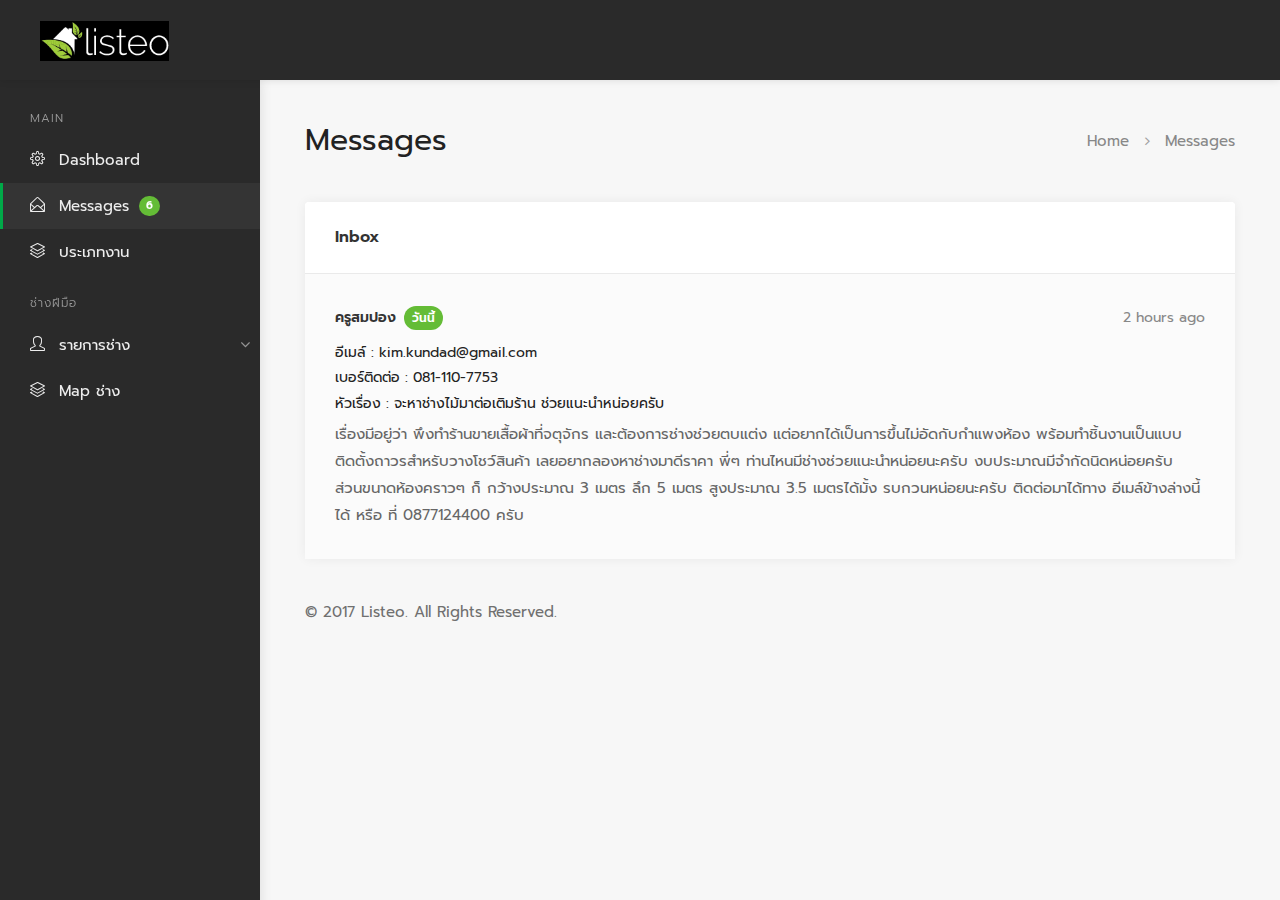
<file: admin/messages_detail.html>
<!DOCTYPE html>
<head>

<!-- Basic Page Needs
================================================== -->
<title>Listeo</title>
<meta charset="utf-8">
<meta name="viewport" content="width=device-width, initial-scale=1, maximum-scale=1">

<!-- CSS
================================================== -->
<link rel="stylesheet" href="../assets/css/style.css">
<link rel="stylesheet" href="../assets/css/colors/green.css" id="colors">
<link href="https://fonts.googleapis.com/css?family=Prompt" rel="stylesheet">

</head>

<body>

<!-- Wrapper -->
<div id="wrapper">

<!-- Header Container
================================================== -->
<header id="header-container" class="fixed fullwidth dashboard" style="background-color: #2a2a2a;">

	<!-- Header -->
	<div id="header" class="not-sticky">
		<div class="container">

			<!-- Left Side Content -->
			<div class="left-side">

				<!-- Logo -->
				<div id="logo">
					<a href="index.html"><img src="../assets/images/logo3.png" alt="" style="background-color: #000;"></a>
					<a href="index.html" class="dashboard-logo"><img src="../assets/images/logo3.png" alt=""></a>
				</div>



				<!-- Main Navigation -->

				<div class="clearfix"></div>
				<!-- Main Navigation / End -->

			</div>
			<!-- Left Side Content / End -->

			<!-- Right Side Content / End -->
			<div class="right-side">
				<!-- Header Widget -->
				<div class="header-widget" style="border:none;">

					<!-- User Menu -->


					<a href="dashboard-add-listing.html" class="button border with-icon hide">Add Listing <i class="sl sl-icon-plus"></i></a>
				</div>
				<!-- Header Widget / End -->
			</div>
			<!-- Right Side Content / End -->

		</div>
	</div>
	<!-- Header / End -->

</header>
<div class="clearfix"></div>
<!-- Header Container / End -->


<!-- Dashboard -->
<div id="dashboard">

	<!-- Navigation
	================================================== -->

	<!-- Responsive Navigation Trigger -->
	<a href="#" class="dashboard-responsive-nav-trigger"><i class="fa fa-reorder"></i> Dashboard Navigation</a>

	<div class="dashboard-nav">
		<div class="dashboard-nav-inner">

			<ul data-submenu-title="Main">
				<li><a href="dashboard.html"><i class="sl sl-icon-settings"></i> Dashboard</a></li>
				<li class="active"><a href="messages.html"><i class="sl sl-icon-envelope-open"></i> Messages <span class="nav-tag messages">6</span></a></li>
        <li><a href="category.html"><i class="sl sl-icon-layers"></i> ประเภทงาน</a></li>
			</ul>

      <ul data-submenu-title="ช่างฝีมือ">

				<li><a><i class="sl sl-icon-user"></i> รายการช่าง</a>
					<ul>
						<li><a href="tech_list.html">ช่างในระบบ <span class="nav-tag green">6</span></a></li>
            <li><a href="tech_list.html">ช่างแนะนำ <span class="nav-tag blue">6</span></a></li>
						<li><a href="tech_list.html">สมัครใหม่ รอยืนยัน<span class="nav-tag yellow">1</span></a></li>
						<li><a href="tech_list.html">ไม่ผ่าน <span class="nav-tag red">2</span></a></li>
					</ul>
				</li>
				<li><a href="tech_map.html"><i class="sl sl-icon-layers"></i> Map ช่าง</a></li>

			</ul>


    

		</div>
	</div>
	<!-- Navigation / End -->


	<!-- Content
	================================================== -->
	<div class="dashboard-content">

		<!-- Titlebar -->
		<div id="titlebar">
			<div class="row">
				<div class="col-md-12">
					<h2>Messages</h2>
					<!-- Breadcrumbs -->
					<nav id="breadcrumbs">
						<ul>
							<li><a href="#">Home</a></li>
							<li>Messages</li>
						</ul>
					</nav>
				</div>
			</div>
		</div>






		<div class="row">

      <!-- Listings -->
			<div class="col-lg-12 col-md-12">

				<div class="messages-container margin-top-0">
					<div class="messages-headline">
						<h4>Inbox</h4>
					</div>

					<div class="messages-inbox">

						<ul>
							<li class="unread">
								<a href="#">


									<div class="message-by" style="margin-left: 0px;">
										<div class="message-by-headline">
											<h5>ครูสมปอง <i>วันนี้</i></h5>
											<span>2 hours ago</span>
										</div>

                    <h5>อีเมล์ : kim.kundad@gmail.com</h5>
                    <h5>เบอร์ติดต่อ : 081-110-7753</h5>
                    <h5>หัวเรื่อง : จะหาช่างไม้มาต่อเติมร้าน ช่วยแนะนำหน่อยครับ</h5>
										<p>เรื่องมีอยู่ว่า พึงทำร้านขายเสื้อผ้าที่จตุจักร และต้องการช่างช่วยตบแต่ง แต่อยากได้เป็นการขึ้นไม่อัดกับกำแพงห้อง พร้อมทำชิ้นงานเป็นแบบ ติดตั้งถาวรสำหรับวางโชว์สินค้า เลยอยากลองหาช่างมาดีราคา พี่ๆ ท่านไหนมีช่างช่วยแนะนำหน่อยนะครับ
                      งบประมาณมีจำกัดนิดหน่อยครับ ส่วนขนาดห้องคราวๆ ก็ กว้างประมาณ 3 เมตร ลึก 5 เมตร สูงประมาณ 3.5 เมตรได้มั้ง รบกวนหน่อยนะครับ ติดต่อมาได้ทาง อีเมล์ข้างล่างนี้ได้ หรือ ที่ 0877124400 ครับ</p>

									</div>
								</a>
							</li>


						</ul>

					</div>
				</div>



			</div>


			<!-- Copyrights -->
			<div class="col-md-12">
				<div class="copyrights">© 2017 Listeo. All Rights Reserved.</div>
			</div>
		</div>

	</div>
	<!-- Content / End -->


</div>
<!-- Dashboard / End -->


</div>
<!-- Wrapper / End -->


<!-- Scripts
================================================== -->
<script type="text/javascript" src="../assets/scripts/jquery-2.2.0.min.js"></script>
<script type="text/javascript" src="../assets/scripts/mmenu.min.js"></script>
<script type="text/javascript" src="../assets/scripts/chosen.min.js"></script>
<script type="text/javascript" src="../assets/scripts/slick.min.js"></script>
<script type="text/javascript" src="../assets/scripts/rangeslider.min.js"></script>
<script type="text/javascript" src="../assets/scripts/magnific-popup.min.js"></script>
<script type="text/javascript" src="../assets/scripts/waypoints.min.js"></script>
<script type="text/javascript" src="../assets/scripts/counterup.min.js"></script>
<script type="text/javascript" src="../assets/scripts/jquery-ui.min.js"></script>
<script type="text/javascript" src="../assets/scripts/tooltips.min.js"></script>
<script type="text/javascript" src="../assets/scripts/custom.js"></script>


</body>
</html>
</file>
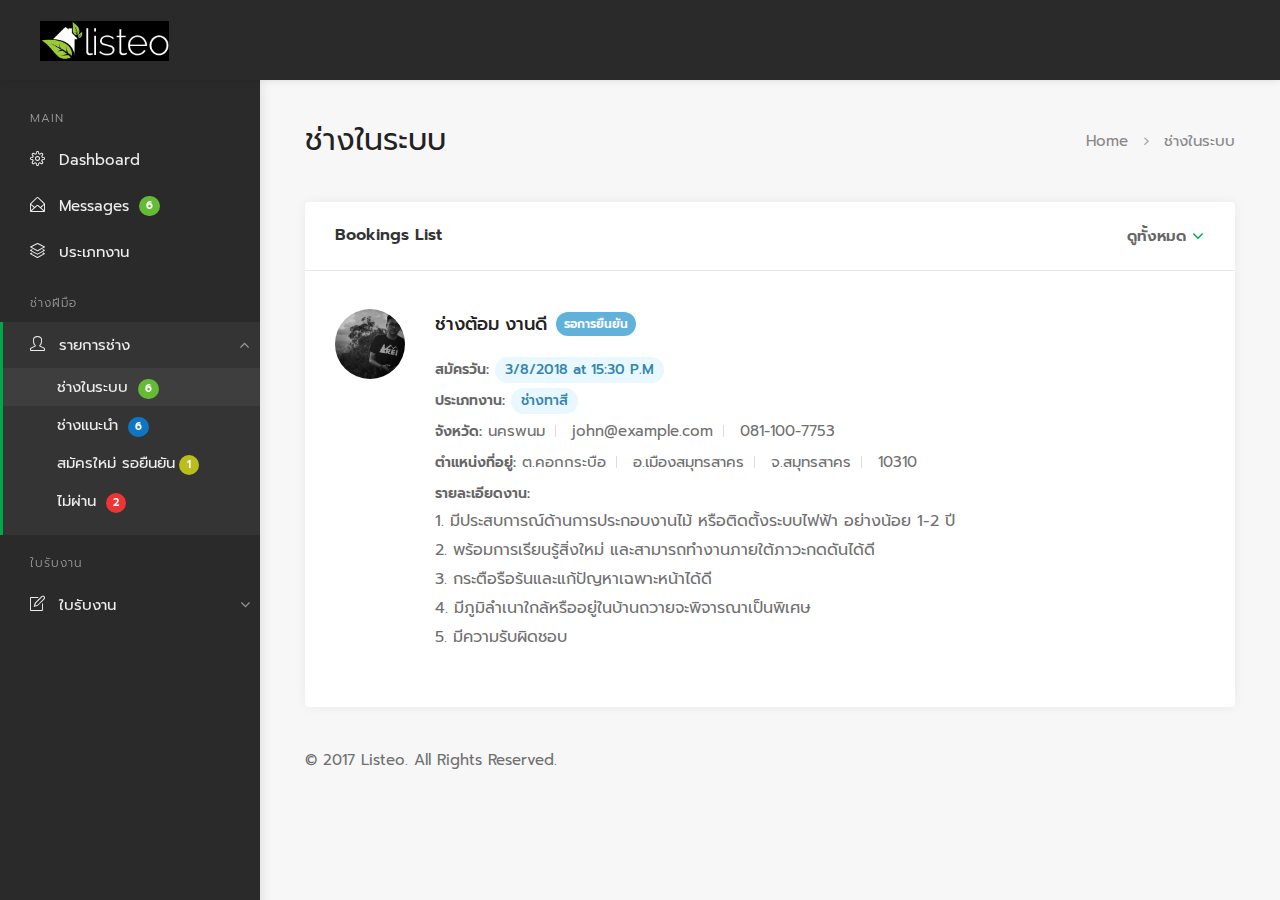
<file: admin/tech_detail.html>
<!DOCTYPE html>
<head>

<!-- Basic Page Needs
================================================== -->
<title>Listeo</title>
<meta charset="utf-8">
<meta name="viewport" content="width=device-width, initial-scale=1, maximum-scale=1">

<!-- CSS
================================================== -->
<link rel="stylesheet" href="../assets/css/style.css">
<link rel="stylesheet" href="../assets/css/colors/green.css" id="colors">
<link href="https://fonts.googleapis.com/css?family=Prompt" rel="stylesheet">

</head>

<body>

<!-- Wrapper -->
<div id="wrapper">

<!-- Header Container
================================================== -->
<header id="header-container" class="fixed fullwidth dashboard" style="background-color: #2a2a2a;">

	<!-- Header -->
	<div id="header" class="not-sticky">
		<div class="container">

			<!-- Left Side Content -->
			<div class="left-side">

				<!-- Logo -->
				<div id="logo">
					<a href="index.html"><img src="../assets/images/logo3.png" alt="" style="background-color: #000;"></a>
					<a href="index.html" class="dashboard-logo"><img src="../assets/images/logo3.png" alt=""></a>
				</div>



				<!-- Main Navigation -->

				<div class="clearfix"></div>
				<!-- Main Navigation / End -->

			</div>
			<!-- Left Side Content / End -->

			<!-- Right Side Content / End -->
			<div class="right-side">
				<!-- Header Widget -->
				<div class="header-widget" style="border:none;">

					<!-- User Menu -->


					<a href="dashboard-add-listing.html" class="button border with-icon hide">Add Listing <i class="sl sl-icon-plus"></i></a>
				</div>
				<!-- Header Widget / End -->
			</div>
			<!-- Right Side Content / End -->

		</div>
	</div>
	<!-- Header / End -->

</header>
<div class="clearfix"></div>
<!-- Header Container / End -->


<!-- Dashboard -->
<div id="dashboard">

	<!-- Navigation
	================================================== -->

	<!-- Responsive Navigation Trigger -->
	<a href="#" class="dashboard-responsive-nav-trigger"><i class="fa fa-reorder"></i> Dashboard Navigation</a>

	<div class="dashboard-nav">
		<div class="dashboard-nav-inner">

			<ul data-submenu-title="Main">
				<li><a href="dashboard.html"><i class="sl sl-icon-settings"></i> Dashboard</a></li>
				<li><a href="messages.html"><i class="sl sl-icon-envelope-open"></i> Messages <span class="nav-tag messages">6</span></a></li>
        <li><a href="category.html"><i class="sl sl-icon-layers"></i> ประเภทงาน</a></li>
			</ul>

      <ul data-submenu-title="ช่างฝีมือ">

				<li class="active"><a><i class="sl sl-icon-user"></i> รายการช่าง</a>
					<ul>
						<li class="active"><a href="tech_list.html">ช่างในระบบ <span class="nav-tag green">6</span></a></li>
            <li><a href="tech_list.html">ช่างแนะนำ <span class="nav-tag blue">6</span></a></li>
						<li><a href="tech_list.html">สมัครใหม่ รอยืนยัน<span class="nav-tag yellow">1</span></a></li>
						<li><a href="tech_list.html">ไม่ผ่าน <span class="nav-tag red">2</span></a></li>
					</ul>
				</li>

			</ul>


      <ul data-submenu-title="ใบรับงาน">

				<li><a><i class="sl sl-icon-note"></i> ใบรับงาน</a>
					<ul>
						<li><a href="#">ใบรับงานในระบบ <span class="nav-tag green">6</span></a></li>
						<li><a href="#">ใบรับงาน ยกเลิก <span class="nav-tag red">2</span></a></li>
					</ul>
				</li>

			</ul>

		</div>
	</div>
	<!-- Navigation / End -->


	<!-- Content
	================================================== -->
	<div class="dashboard-content">

		<!-- Titlebar -->
		<div id="titlebar">
			<div class="row">
				<div class="col-md-12">
					<h2>ช่างในระบบ</h2>
					<!-- Breadcrumbs -->
					<nav id="breadcrumbs">
						<ul>
							<li><a href="#">Home</a></li>
							<li>ช่างในระบบ</li>
						</ul>
					</nav>
				</div>
			</div>
		</div>






		<div class="row">

      <!-- Listings -->
			<div class="col-lg-12 col-md-12">

        <div class="dashboard-list-box margin-top-0">

					<!-- Sort by -->
					<div class="sort-by">
						<div class="sort-by-select">
							<select data-placeholder="Default order" class="chosen-select-no-single">
								<option>ดูทั้งหมด</option>
								<option>ยืนยันแล้ว</option>
								<option>รอการยืนยัน</option>
								<option>ไม่ผ่าน</option>
							</select>
						</div>
					</div>




					<h4>Bookings List</h4>
					<ul>

						<li class="pending-booking">
							<div class="list-box-listing bookings">
								<div class="list-box-listing-img"><img src="../assets/images/user-avatar_7.jpg" alt=""></div>
								<div class="list-box-listing-content">
									<div class="inner">
										<h3>ช่างต้อม งานดี <span class="booking-status pending">รอการยืนยัน</span></h3>

										<div class="inner-booking-list">
											<h5>สมัครวัน:</h5>
											<ul class="booking-list">
												<li class="highlighted">3/8/2018 at 15:30 P.M</li>
											</ul>
										</div>

										<div class="inner-booking-list">
											<h5>ประเภทงาน:</h5>
											<ul class="booking-list">
												<li class="highlighted">ช่างทาสี</li>
											</ul>
										</div>

										<div class="inner-booking-list">
											<h5>จังหวัด:</h5>
											<ul class="booking-list">
												<li>นครพนม</li>
												<li>john@example.com</li>
												<li>081-100-7753</li>
											</ul>
										</div>

                    <div class="inner-booking-list">
											<h5>ตำแหน่งที่อยู่:</h5>
											<ul class="booking-list">
												<li>ต.คอกกระบือ</li>
												<li>อ.เมืองสมุทรสาคร</li>
												<li>จ.สมุทรสาคร</li>
                        <li>10310</li>
											</ul>
										</div>

                    <div class="inner-booking-list">
                      <h5>รายละเอียดงาน:</h5>
                      <p>
                        1. มีประสบการณ์ด้านการประกอบงานไม้ หรือติดตั้งระบบไฟฟ้า อย่างน้อย 1-2 ปี<br />
                        2. พร้อมการเรียนรู้สิ่งใหม่ และสามารถทำงานภายใต้ภาวะกดดันได้ดี<br />
                        3. กระตือรือร้นและแก้ปัญหาเฉพาะหน้าได้ดี<br />
                        4. มีภูมิลำเนาใกล้หรืออยู่ในบ้านถวายจะพิจารณาเป็นพิเศษ<br />
                        5. มีความรับผิดชอบ<br />
                      </p>
                    </div>




									</div>
								</div>
							</div>

						</li>



					</ul>
				</div>










			</div>


      <!-- Copyrights -->
      <div class="col-md-12">
        <div class="copyrights">© 2017 Listeo. All Rights Reserved.</div>
      </div>



		</div>

	</div>
	<!-- Content / End -->


</div>
<!-- Dashboard / End -->


</div>
<!-- Wrapper / End -->


<!-- Scripts
================================================== -->
<script type="text/javascript" src="../assets/scripts/jquery-2.2.0.min.js"></script>
<script type="text/javascript" src="../assets/scripts/mmenu.min.js"></script>
<script type="text/javascript" src="../assets/scripts/chosen.min.js"></script>
<script type="text/javascript" src="../assets/scripts/slick.min.js"></script>
<script type="text/javascript" src="../assets/scripts/rangeslider.min.js"></script>
<script type="text/javascript" src="../assets/scripts/magnific-popup.min.js"></script>
<script type="text/javascript" src="../assets/scripts/waypoints.min.js"></script>
<script type="text/javascript" src="../assets/scripts/counterup.min.js"></script>
<script type="text/javascript" src="../assets/scripts/jquery-ui.min.js"></script>
<script type="text/javascript" src="../assets/scripts/tooltips.min.js"></script>
<script type="text/javascript" src="../assets/scripts/custom.js"></script>


</body>
</html>
</file>
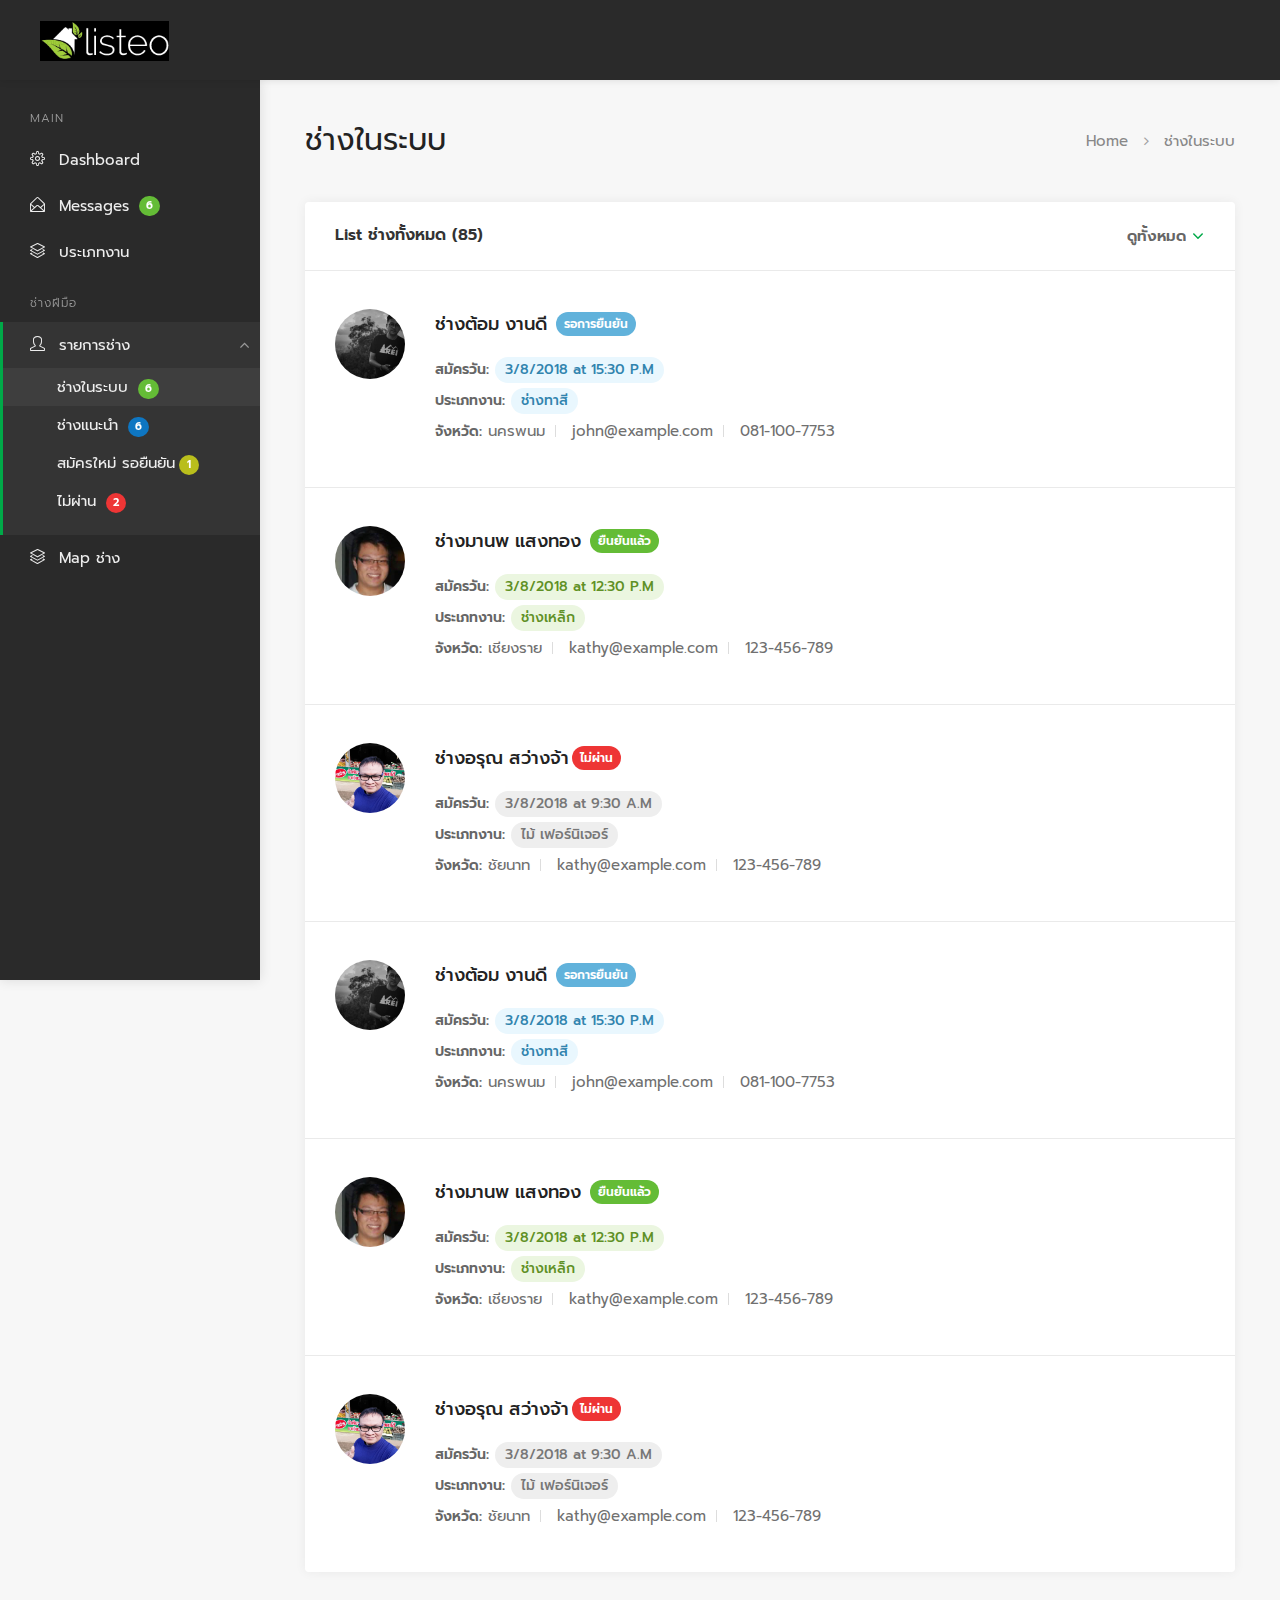
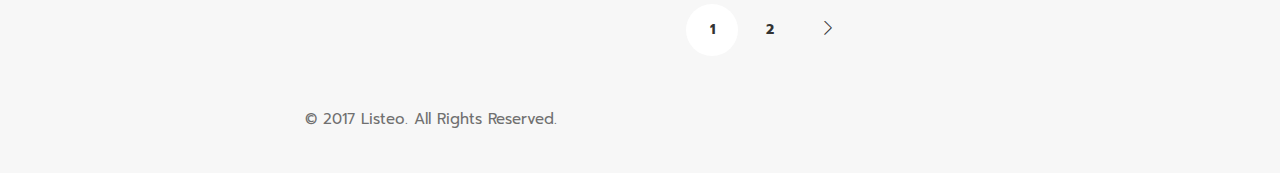
<file: admin/tech_list.html>
<!DOCTYPE html>
<head>

<!-- Basic Page Needs
================================================== -->
<title>Listeo</title>
<meta charset="utf-8">
<meta name="viewport" content="width=device-width, initial-scale=1, maximum-scale=1">

<!-- CSS
================================================== -->
<link rel="stylesheet" href="../assets/css/style.css">
<link rel="stylesheet" href="../assets/css/colors/green.css" id="colors">
<link href="https://fonts.googleapis.com/css?family=Prompt" rel="stylesheet">

</head>

<body>

<!-- Wrapper -->
<div id="wrapper">

<!-- Header Container
================================================== -->
<header id="header-container" class="fixed fullwidth dashboard" style="background-color: #2a2a2a;">

	<!-- Header -->
	<div id="header" class="not-sticky">
		<div class="container">

			<!-- Left Side Content -->
			<div class="left-side">

				<!-- Logo -->
				<div id="logo">
					<a href="index.html"><img src="../assets/images/logo3.png" alt="" style="background-color: #000;"></a>
					<a href="index.html" class="dashboard-logo"><img src="../assets/images/logo3.png" alt=""></a>
				</div>



				<!-- Main Navigation -->

				<div class="clearfix"></div>
				<!-- Main Navigation / End -->

			</div>
			<!-- Left Side Content / End -->

			<!-- Right Side Content / End -->
			<div class="right-side">
				<!-- Header Widget -->
				<div class="header-widget" style="border:none;">

					<!-- User Menu -->


					<a href="dashboard-add-listing.html" class="button border with-icon hide">Add Listing <i class="sl sl-icon-plus"></i></a>
				</div>
				<!-- Header Widget / End -->
			</div>
			<!-- Right Side Content / End -->

		</div>
	</div>
	<!-- Header / End -->

</header>
<div class="clearfix"></div>
<!-- Header Container / End -->


<!-- Dashboard -->
<div id="dashboard">

	<!-- Navigation
	================================================== -->

	<!-- Responsive Navigation Trigger -->
	<a href="#" class="dashboard-responsive-nav-trigger"><i class="fa fa-reorder"></i> Dashboard Navigation</a>

	<div class="dashboard-nav">
		<div class="dashboard-nav-inner">

			<ul data-submenu-title="Main">
				<li><a href="dashboard.html"><i class="sl sl-icon-settings"></i> Dashboard</a></li>
				<li><a href="messages.html"><i class="sl sl-icon-envelope-open"></i> Messages <span class="nav-tag messages">6</span></a></li>
        <li><a href="category.html"><i class="sl sl-icon-layers"></i> ประเภทงาน</a></li>
			</ul>

      <ul data-submenu-title="ช่างฝีมือ">

				<li class="active"><a><i class="sl sl-icon-user"></i> รายการช่าง</a>
					<ul>
						<li class="active"><a href="tech_list.html">ช่างในระบบ <span class="nav-tag green">6</span></a></li>
            <li><a href="tech_list.html">ช่างแนะนำ <span class="nav-tag blue">6</span></a></li>
						<li><a href="tech_list.html">สมัครใหม่ รอยืนยัน<span class="nav-tag yellow">1</span></a></li>
						<li><a href="tech_list.html">ไม่ผ่าน <span class="nav-tag red">2</span></a></li>
					</ul>
				</li>
				<li><a href="tech_map.html"><i class="sl sl-icon-layers"></i> Map ช่าง</a></li>
			</ul>


    

		</div>
	</div>
	<!-- Navigation / End -->


	<!-- Content
	================================================== -->
	<div class="dashboard-content">

		<!-- Titlebar -->
		<div id="titlebar">
			<div class="row">
				<div class="col-md-12">
					<h2>ช่างในระบบ</h2>
					<!-- Breadcrumbs -->
					<nav id="breadcrumbs">
						<ul>
							<li><a href="#">Home</a></li>
							<li>ช่างในระบบ</li>
						</ul>
					</nav>
				</div>
			</div>
		</div>






		<div class="row">

      <!-- Listings -->
			<div class="col-lg-12 col-md-12">

        <div class="dashboard-list-box margin-top-0">

					<!-- Sort by -->
					<div class="sort-by">
						<div class="sort-by-select">
							<select data-placeholder="Default order" class="chosen-select-no-single">
								<option>ดูทั้งหมด</option>
								<option>ยืนยันแล้ว</option>
								<option>รอการยืนยัน</option>
								<option>ไม่ผ่าน</option>
							</select>
						</div>
					</div>




					<h4>List ช่างทั้งหมด (85)</h4>
					<ul>

						<li class="pending-booking">
							<div class="list-box-listing bookings">
								<div class="list-box-listing-img"><img src="../assets/images/user-avatar_7.jpg" alt=""></div>
								<div class="list-box-listing-content">
									<div class="inner">
										<h3>ช่างต้อม งานดี <span class="booking-status pending">รอการยืนยัน</span></h3>

										<div class="inner-booking-list">
											<h5>สมัครวัน:</h5>
											<ul class="booking-list">
												<li class="highlighted">3/8/2018 at 15:30 P.M</li>
											</ul>
										</div>

										<div class="inner-booking-list">
											<h5>ประเภทงาน:</h5>
											<ul class="booking-list">
												<li class="highlighted">ช่างทาสี</li>
											</ul>
										</div>

										<div class="inner-booking-list">
											<h5>จังหวัด:</h5>
											<ul class="booking-list">
												<li>นครพนม</li>
												<li>john@example.com</li>
												<li>081-100-7753</li>
											</ul>
										</div>



									</div>
								</div>
							</div>
							<div class="buttons-to-right">
                <a href="tech_detail.html" class="button gray approve"><i class="sl sl-icon-user"></i> ดูข้อมูล</a>
								<a href="#" class="button gray reject"><i class="sl sl-icon-close"></i> ยกเลิก</a>
								<a href="#" class="button gray approve"><i class="sl sl-icon-check"></i> ยืนยัน</a>
							</div>
						</li>

						<li class="approved-booking">
							<div class="list-box-listing bookings">
								<div class="list-box-listing-img"><img src="../assets/images/user-avatar_1.jpg" alt=""></div>
								<div class="list-box-listing-content">
									<div class="inner">
										<h3>ช่างมานพ แสงทอง <span class="booking-status">ยืนยันแล้ว</span></h3>

										<div class="inner-booking-list">
											<h5>สมัครวัน:</h5>
											<ul class="booking-list">
												<li class="highlighted">3/8/2018 at 12:30 P.M</li>
											</ul>
										</div>

										<div class="inner-booking-list">
											<h5>ประเภทงาน:</h5>
											<ul class="booking-list">
												<li class="highlighted">ช่างเหล็ก</li>
											</ul>
										</div>

										<div class="inner-booking-list">
											<h5>จังหวัด:</h5>
											<ul class="booking-list">
												<li>เชียงราย</li>
												<li>kathy@example.com</li>
												<li>123-456-789</li>
											</ul>
										</div>



									</div>
								</div>
							</div>
							<div class="buttons-to-right">
                <a href="tech_detail.html" class="button gray approve"><i class="sl sl-icon-user"></i> ดูข้อมูล</a>
								<a href="#" class="button gray reject"><i class="sl sl-icon-close"></i> ยกเลิก</a>
							</div>
						</li>

						<li class="canceled-booking">
							<div class="list-box-listing bookings">
								<div class="list-box-listing-img"><img src="../assets/images/user-avatar_3.jpg" alt=""></div>
								<div class="list-box-listing-content">
									<div class="inner">
										<h3>ช่างอรุณ สว่างจ้า<span class="booking-status">ไม่ผ่าน</span></h3>

										<div class="inner-booking-list">
											<h5>สมัครวัน:</h5>
											<ul class="booking-list">
												<li class="highlighted">3/8/2018 at 9:30 A.M</li>
											</ul>
										</div>

										<div class="inner-booking-list">
											<h5>ประเภทงาน:</h5>
											<ul class="booking-list">
												<li class="highlighted">ไม้ เฟอร์นิเจอร์</li>
											</ul>
										</div>

										<div class="inner-booking-list">
											<h5>จังหวัด:</h5>
											<ul class="booking-list">
												<li>ชัยนาท</li>
												<li>kathy@example.com</li>
												<li>123-456-789</li>
											</ul>
										</div>

									</div>
								</div>
							</div>
							<div class="buttons-to-right">
                <a href="tech_detail.html" class="button gray approve"><i class="sl sl-icon-user"></i> ดูข้อมูล</a>
								<a href="#" class="button gray reject"><i class="sl sl-icon-close"></i> ยกเลิก</a>
							</div>
						</li>





            <li class="pending-booking">
							<div class="list-box-listing bookings">
								<div class="list-box-listing-img"><img src="../assets/images/user-avatar_7.jpg" alt=""></div>
								<div class="list-box-listing-content">
									<div class="inner">
										<h3>ช่างต้อม งานดี <span class="booking-status pending">รอการยืนยัน</span></h3>

										<div class="inner-booking-list">
											<h5>สมัครวัน:</h5>
											<ul class="booking-list">
												<li class="highlighted">3/8/2018 at 15:30 P.M</li>
											</ul>
										</div>

										<div class="inner-booking-list">
											<h5>ประเภทงาน:</h5>
											<ul class="booking-list">
												<li class="highlighted">ช่างทาสี</li>
											</ul>
										</div>

										<div class="inner-booking-list">
											<h5>จังหวัด:</h5>
											<ul class="booking-list">
												<li>นครพนม</li>
												<li>john@example.com</li>
												<li>081-100-7753</li>
											</ul>
										</div>



									</div>
								</div>
							</div>
							<div class="buttons-to-right">
                <a href="tech_detail.html" class="button gray approve"><i class="sl sl-icon-user"></i> ดูข้อมูล</a>
								<a href="#" class="button gray reject"><i class="sl sl-icon-close"></i> ยกเลิก</a>
								<a href="#" class="button gray approve"><i class="sl sl-icon-check"></i> ยืนยัน</a>
							</div>
						</li>

						<li class="approved-booking">
							<div class="list-box-listing bookings">
								<div class="list-box-listing-img"><img src="../assets/images/user-avatar_1.jpg" alt=""></div>
								<div class="list-box-listing-content">
									<div class="inner">
										<h3>ช่างมานพ แสงทอง <span class="booking-status">ยืนยันแล้ว</span></h3>

										<div class="inner-booking-list">
											<h5>สมัครวัน:</h5>
											<ul class="booking-list">
												<li class="highlighted">3/8/2018 at 12:30 P.M</li>
											</ul>
										</div>

										<div class="inner-booking-list">
											<h5>ประเภทงาน:</h5>
											<ul class="booking-list">
												<li class="highlighted">ช่างเหล็ก</li>
											</ul>
										</div>

										<div class="inner-booking-list">
											<h5>จังหวัด:</h5>
											<ul class="booking-list">
												<li>เชียงราย</li>
												<li>kathy@example.com</li>
												<li>123-456-789</li>
											</ul>
										</div>



									</div>
								</div>
							</div>
							<div class="buttons-to-right">
                <a href="tech_detail.html" class="button gray approve"><i class="sl sl-icon-user"></i> ดูข้อมูล</a>
								<a href="#" class="button gray reject"><i class="sl sl-icon-close"></i> ยกเลิก</a>
							</div>
						</li>

						<li class="canceled-booking">
							<div class="list-box-listing bookings">
								<div class="list-box-listing-img"><img src="../assets/images/user-avatar_3.jpg" alt=""></div>
								<div class="list-box-listing-content">
									<div class="inner">
										<h3>ช่างอรุณ สว่างจ้า<span class="booking-status">ไม่ผ่าน</span></h3>

										<div class="inner-booking-list">
											<h5>สมัครวัน:</h5>
											<ul class="booking-list">
												<li class="highlighted">3/8/2018 at 9:30 A.M</li>
											</ul>
										</div>

										<div class="inner-booking-list">
											<h5>ประเภทงาน:</h5>
											<ul class="booking-list">
												<li class="highlighted">ไม้ เฟอร์นิเจอร์</li>
											</ul>
										</div>

										<div class="inner-booking-list">
											<h5>จังหวัด:</h5>
											<ul class="booking-list">
												<li>ชัยนาท</li>
												<li>kathy@example.com</li>
												<li>123-456-789</li>
											</ul>
										</div>

									</div>
								</div>
							</div>
							<div class="buttons-to-right">
                <a href="tech_detail.html" class="button gray approve"><i class="sl sl-icon-user"></i> ดูข้อมูล</a>
								<a href="#" class="button gray reject"><i class="sl sl-icon-close"></i> ยกเลิก</a>
							</div>
						</li>

					</ul>
				</div>






        <!-- Pagination -->
				<div class="clearfix"></div>
				<div class="pagination-container margin-top-30 margin-bottom-0">
					<nav class="pagination">
						<ul>
							<li><a href="#" class="current-page">1</a></li>
							<li><a href="#">2</a></li>
							<li><a href="#"><i class="sl sl-icon-arrow-right"></i></a></li>
						</ul>
					</nav>
				</div>
				<!-- Pagination / End -->



			</div>


      <!-- Copyrights -->
      <div class="col-md-12">
        <div class="copyrights">© 2017 Listeo. All Rights Reserved.</div>
      </div>



		</div>

	</div>
	<!-- Content / End -->


</div>
<!-- Dashboard / End -->


</div>
<!-- Wrapper / End -->


<!-- Scripts
================================================== -->
<script type="text/javascript" src="../assets/scripts/jquery-2.2.0.min.js"></script>
<script type="text/javascript" src="../assets/scripts/mmenu.min.js"></script>
<script type="text/javascript" src="../assets/scripts/chosen.min.js"></script>
<script type="text/javascript" src="../assets/scripts/slick.min.js"></script>
<script type="text/javascript" src="../assets/scripts/rangeslider.min.js"></script>
<script type="text/javascript" src="../assets/scripts/magnific-popup.min.js"></script>
<script type="text/javascript" src="../assets/scripts/waypoints.min.js"></script>
<script type="text/javascript" src="../assets/scripts/counterup.min.js"></script>
<script type="text/javascript" src="../assets/scripts/jquery-ui.min.js"></script>
<script type="text/javascript" src="../assets/scripts/tooltips.min.js"></script>
<script type="text/javascript" src="../assets/scripts/custom.js"></script>


</body>
</html>
</file>
<file: assets/css/style.css>
@charset "UTF-8";

/*
* Author: Vasterad
* URL: http://purethemes.net
*/

/* ------------------------------------------------------------------- */
/* Table of Contents
----------------------------------------------------------------------

	01. Import Section ...................... Imported variables.

	02. Layout Components ................... Generic layout elements.
		# Forms Reset & Styles
		# Header
		# Sticky Header
		# Back to top
		# Navigation
		# User Menu
		# mmenu.js - mobile menu
		# Main Search Container
		# Range Slider
		# Chosen Plugin
		# Sort by custom select
		# Custom Chosen Dropdown
		# Input with dropdown
		# Panel Dropdown
		# Booking Page
		# Single Listing Page
		# Contact Page
		# Coming Soon Page
		# Blog Styles
		# Listing Item Layout Style
		# Small Category Boxes
		# Titlebar

	03. Shortcodes .......................... Template elements.
		# Buttons
		# Tables
		# Accordion / Toggles
		# Share Buttons
		# Post Navigation
		# Pricing Tables
		# List Styles
		# Tooltips
		# Info Box
		# Notification Boxes
		# Testimonials
		# Tabs
		# Login Register
		# Social Icons
		# Custom Checkboxes

	04. Dashboard ........................... User panel styles
		# Dashboard Navigation
		# Dashboard Titlebar
		# Dashboard Stats Boxes
		# Dashboard Pagination
		# Dashboard List Box
		# Add Listing
		# Opening Hours
		# Pricing

	05. Script Styles ....................... jQuery add-ons CSS.
		# Google Maps
		# Dropzone
		# Magnific Popup
		# Parallax Background
		# Slick Carousel

	05. Others .............................. CSS helper classes etc.
		# Common Styles
		# Offsets

	06. Media Queries ....................... Mobile style sheets.

*/


/* ------------------------------------------------------------------- */
/* 01. Import Section
---------------------------------------------------------------------- */
@import url("bootstrap-grid.css");					/* Default Reset, Typography, Forms, Responsive Grid etc. */
@import url("icons.css");							/* Webfont Icons: FontAwesome, Line, Simple Line */
@import url("plugins/revolutionslider.css");		/* Revolution Slider Style Sheets */
@import url('https://fonts.googleapis.com/css?family=Raleway:300,400,500,600,700');
@import url('https://fonts.googleapis.com/css?family=Open+Sans:500,600,700');



/* ------------------------------------------------------------------- */
/*  02. Layout Components
---------------------------------------------------------------------- */

/* ---------------------------------- */
/* Forms Reset & Styles
------------------------------------- */
body, body, h1, h2, h3, h4, h5, h6, span, a {
    font-family: 'Prompt', sans-serif !important;
}
input,
input[type="text"],
input[type="password"],
input[type="email"],
input[type="number"],
textarea,
select {
	height: 51px;
	line-height: 51px;
	padding: 0 20px;
	outline: none;
	font-size: 15px;
	color: #808080;
	margin: 0 0 16px 0;
	max-width: 100%;
	width: 100%;
	box-sizing: border-box;
	display: block;
	background-color: #fff;
	border: 1px solid #dbdbdb;
	box-shadow: 0 1px 3px 0px rgba(0, 0, 0, 0.06);
	font-weight: 500;
	opacity: 1;
	border-radius: 3px;
}

select {
	padding: 15px 18px;
	cursor: pointer;
}

input {
	-webkit-transition: all 0.1s ease-in-out;
	-moz-transition: all 0.1s ease-in-out;
	-o-transition: all 0.1s ease-in-out;
	-ms-transition: all 0.1s ease-in-out;
	transition: all 0.1s ease-in-out;
}

input:focus,
input[type="text"]:focus,
input[type="password"]:focus,
input[type="email"]:focus,
input[type="number"]:focus,
textarea:focus {
	color: #808080;
	transition: box-shadow 0.2s !important;
	box-shadow: 0px 0px 10px 0px rgba(0,0,0,0.07);
	border: 1px solid #d8d8d8;
	opacity: 1;
}

input[type="submit"] {
  border: none;
  padding: 11px 18px;
  width: auto;
}

input[type="checkbox"] { display: inline; }

input[type="radio"] {
	width: 15px;
	height: 15px;
	cursor: pointer;
	box-shadow: none;
}

/* Input Placeholder Color */
::-webkit-input-placeholder { /* WebKit browsers */
	color: #888;
	opacity: 1;
}

:-moz-placeholder { /* Mozilla Firefox 4 to 18 */
	color: #888;
	opacity: 1;
}

::-moz-placeholder { /* Mozilla Firefox 19+ */
	color: #888;
	opacity: 1;
}

:-ms-input-placeholder { /* Internet Explorer 10+ */
	color: #888;
	opacity: 1;
}

textarea {
	height: auto;
	line-height: 27px;
	padding: 20px;
	min-height: 130px;
	transition: none !important;
	min-width: 100%;
}

label,
legend {
	display: block;
	font-weight: bold;
	font-size: 15px;
	font-weight: normal;
	margin-bottom: 8px;
}

#header-container{
	    background-color: #000;
}

label span,
legend span {
	font-weight: normal;
	font-size: 14px;
	color: #444;
}

fieldset {
    padding: 0;
    border: none;
}


a, button { outline: none !important; }
a:focus,
a:hover { text-decoration: none; color: #333;}
img { max-width: 100%; }


.avatar_dash{
  max-width: 100px;
      height: auto;
      /* overflow: hidden; */
      border-radius: 50%;
      // position: absolute;
      left: -30px;
      /* top: -12px; */
      /* image-rendering: -webkit-optimize-contrast; */
}



/* ---------------------------------- */
/* Header
------------------------------------- */
#logo { display: inline-block; margin-top: 3px; }

#logo img { max-height: 38px; width: auto; transform: translate3d(0,0,0); }
img.footer-logo { max-height: 38px; width: auto; }

#header {
	position: relative;
	z-index: 999;
	padding: 18px 0 8px 0;
	box-shadow: 0 0 8px 0 rgba(0, 0, 0, 0.12);
	font-size: 16px;
}

/* Header Widget */
.header-widget {
	position: relative;
	top: -1px;
	height: 54px;
}

.header-widget .button,
.header-widget .button.border {
	margin-right: 0;
	min-width: 130px;
	text-align: center;
	position: relative;
	line-height: 26px;
	font-weight: 500;
}

.header-widget .button.border i {
	font-size: 17px;
	padding: 0px 0 0 4px;
	top: 2px;
	display: inline-block;
	position: relative;
}

.header-widget .sign-in {
	position: relative;
	color: #fff;
	margin-right: 25px;
	top: 10px;
	display: inline-block;
	vertical-align: top;
}

.header-widget .sign-in i { padding-right: 4px; font-size: 15px; }
.header-widget .sign-in:hover { color: #66676b; }


/* Full Width Header */
header.fullwidth .container {
	width: 100%;
	margin: 0;
	padding: 0 40px;
}

.left-side {
	float: left;
	width: 35%;
	display: inline-block;

}
.visible-lg, .visible-md, .visible-sm, .visible-xs {
    display: none!important;
}
.right-side {
	float: right;
	width: 65%;
	display: inline-block;
}

@media (max-width: 767px){
.visible-xs {
    display: block!important;
}
}
/* mobile fix */
@media (min-width: 1025px) and (max-width: 1239px)  {
	.right-side {
		width: auto;
		display: inline-block;
		margin-top: -126px;
		position: relative;
	}

	.left-side {
		width: 100%;
		display: inline-block;
	}
}

#logo,
#navigation { float: left; }

#logo { margin-right: 50px; }

.header-widget { text-align: right; }


/* ---------------------------------- */
/* Sticky Header
------------------------------------- */
#header.cloned {
	position: fixed;
	top: 0px;
	width: 100%;
	z-index: 999;
}

#header.cloned { background-color: #000; }

/* Sticky header styles */
#header.cloned #logo img { transform: translate3d(0,0,0); max-width: 120px; margin-top: 1px; }
#header.cloned { padding: 18px 0 7px 0; }

.sticky-logo { display: none; }

#header.cloned.unsticky {
	opacity: 1;
	visibility: hidden;
    pointer-events: none;
	transform: translate(0,-100%) scale(1);
	transition: 0.3s;
}

#header.cloned.sticky {
	opacity: 1;
	visibility: visible;
	transform: translate(0,0) scale(1);
	transition: 0.3s;
}


/*----------------------------------- */
/* Footer
------------------------------------- */
#footer {
	padding: 70px 0 0 0;
	background-color: #fff;
	border-top: 1px solid rgba(0,0,0,0.09);
	font-size: 16px;
}

#footer.sticky-footer { box-shadow: none; }
#footer.dark { border-top: none; }

#footer h4 {
	color: #333;
	font-size: 21px;
	margin-bottom: 25px;
}

.footer-shadow {
	width: 100%;
	display: block;
	background: #fff;
	height: 200px;
	margin-top: -200px;
	position: relative;
	z-index: -1;
	box-shadow: 0 20px 40px -20px rgba(0,0,0,0.06);
}

.text-widget span { color: #707070; }
.text-widget span.address { display: block; margin-bottom: 10px;}

#footer a {
	color: #66676b;
}

/*  Links  */
#footer ul.footer-links {
	margin: 0 0 15px 0;
	padding: 0;
	width: 50%;
	box-sizing: border-box;
	display: inline-block;
	float: left;
}

#footer .footer-links li { position: relative; list-style: none; }

#footer .footer-links li a {
	padding: 0 0 9px 16px;
	display: inline-block;
	-webkit-transition: all 0.2s ease-in-out;
	-moz-transition: all 0.2s ease-in-out;
	-o-transition: all 0.2s ease-in-out;
	-ms-transition: all 0.2s ease-in-out;
	transition: all 0.2s ease-in-out;
	color: #707070;
	line-height: 21px;
}

#footer .footer-links li a:hover {
	padding-left:22px;
	color: #66676b;
}

#footer .footer-links li:before {
	font-family: "FontAwesome";
	font-size: 20px;
	content: "\f105";
	position: absolute;
	left: 0;
	top: -2px;
	padding: 0 7px 0 0;
	color: #ccc;
}


/* Footer Bottom */
.copyrights {
	color: #707070;
	border-top: 1px solid rgba(0,0,0,0.09);
	margin-top: 60px;
	text-align: center;
	padding: 40px 0;
	display: inline-block;
	width: 100%;
}

#footer.alt .copyrights {
	margin-top:0;
	border: none;
	padding: 25px;
}

.copyrights a { color: #707070; }


/* Dark Styles */
#footer.dark {
	background: #222;
	color: #aaa;
}

#footer.dark a,
#footer.dark h4,
#footer.dark a:hover {
	color: #fff;
}

#footer.dark .text-widget,
#footer.dark .text-widget span,
#footer.dark .footer-links li a {
	color: #aaa;
}

#footer.dark .footer-links li a:hover { color: #fff; }
#footer.dark .footer-links li:before { color: #666; }

#footer.dark .copyrights {
	color: #aaa;
	border-top: 1px solid rgba(255,255,255,0.09);
}

#footer .social-icons li a {
    opacity: 0.8;
    transition: opacity 0.35s;
}

#footer .social-icons li a:hover { opacity: 1; }


/* ---------------------------------- */
/* Back to top
------------------------------------- */
#backtotop {
	position: fixed;
	right: 0;
	opacity: 0;
	visibility: hidden;
	bottom: 25px;
	margin: 0 25px 0 0;
	z-index: 999;
	transition: 0.35s;
	transform: scale(0.7);
}

#backtotop.visible {
	opacity: 1;
	visibility: visible;
	transform: scale(1);
}

#backtotop a {
	text-decoration: none;
	border: 0 none;
	display: block;
	width: 46px;
	height: 46px;
	background-color: #66676b;
	opacity: 1;
    transition: all 0.3s;
    border-radius: 50%;
    text-align: center;
    font-size: 26px
}

body #backtotop a { color: #fff; }

#backtotop a:after {
	content: "\f106";
	font-family: "FontAwesome";
	position: relative;
	display: block;
	top: 50%;
	-webkit-transform: translateY(-55%);
	transform: translateY(-55%);
}


/* ---------------------------------- */
/* Navigation
------------------------------------- */

#navigation {
	position: relative;
	display: block;
}

#navigation ul {
	list-style: none;
	position: relative;
	float: left;
	margin: 0;
	padding: 0;
}

#navigation ul a {
	display: block;
	text-decoration: none;
}

#navigation ul li {
	position: relative;
	float: left;
	margin: 0;
	padding: 0
}

#navigation ul li ul {
	opacity: 0;
	visibility: hidden;
	position: absolute;
	top: 100%;
	left: 0;
	padding: 0;
	z-index: 99999;
}

#navigation ul ul li { float: none; }

#navigation ul ul ul {
	top: 0;
	left: 100%;
	margin: 0;
}

#navigation ul ul {
	margin: 10px 0 0 15px;
}

#navigation ul ul:before {
	content: "";
	position: absolute;
	left: 0;
	top: -10px;
	background: rgba(255,255,255,0);
	width: 100%;
	height: 10px;
}

#navigation ul ul ul:after {
	content: "";
	position: absolute;
	width: 10px;
	height: 100%;
	left: -10px;
	top: 0;
	opacity: 0;
}

#navigation ul li:hover > ul {
	opacity: 1;
	visibility: visible;
}

/* Indicator Arrow */
#navigation ul li a:after,
#navigation ul ul li a:after {
	font-family: "FontAwesome";
	opacity: 0.5;
}

#navigation ul li a:after { content: '\f107'; padding-left: 7px; }
#navigation ul ul li a:after {
	content: '\f105';
	position: absolute;
	right: 15px;
	top: 7px;
}

#navigation ul li a:only-child:after { content: ''; padding: 0; }
#navigation ul ul li a:only-child:after { content: '';}


/* Dropdown Styles
------------------------------------- */
#navigation ul ul {
	background-color: #fff;
	box-shadow: 0px 0px 10px 0px rgba(0,0,0,0.12);
	border-radius: 4px;
	font-size: 15px;
}

#navigation ul ul li { border-radius: 4px; }
#navigation ul ul li:last-child { border-bottom: none; }

#navigation ul li:hover ul a,
#navigation ul ul a {
	line-height: 27px !important;
	padding: 5px 40px 5px 15px !important;
	line-height: 24px !important;
}

body #navigation ul ul {
	padding: 12px 10px;
	box-sizing: border-box;
}

#navigation ul ul li { width: 180px; }

#navigation ul ul li:hover {
	border-radius: 0;
}

#navigation ul ul li:first-child { border-radius: 4px 4px 0 0; }
#navigation ul ul li:last-child { border-radius: 0 0 4px 4px; }

#navigation ul ul {
	opacity: 0;
	visibility: hidden;
	transition: all 0.25s;
	transform: translate3d(0,15px,0);
}

#navigation ul li:hover > ul {
	opacity: 1;
	visibility: visible;
	transform: translate3d(0,0,0);
}


/* Menu
------------------------------------- */
#navigation.style-1 .current {
	background-color: transparent;
	color: #66676b;
}

#navigation.style-1 { margin-top: 1px; }

#navigation.style-1 .current:after { opacity: 1; }

#navigation.style-1 ul li {
	transition: all 0.25s;
}

#navigation.style-1 ul li a { color: #444; cursor: pointer; }
#navigation.style-1 ul li:hover a { color: #66676b; }

#navigation.style-1 ul ul li a { color: #444 !important; }

#navigation.style-1 ul ul li { opacity: 0.8; }
#navigation.style-1 ul ul li:hover { opacity: 1; }

#navigation.style-1 ul a {
	line-height: 32px;
	padding: 5px 15px;
}

#navigation.style-1 ul li { margin: 0 5px; }

#navigation.style-1 ul ul li { margin: 0; border-radius: 0; }

#navigation.style-1 ul ul li:first-child { border-radius: 4px 4px 0 0; }
#navigation.style-1 ul ul li:last-child { border-radius: 0 0 4px 4px; }

/* Indicator Arrow */
#navigation ul ul li a:after {
	opacity: 0.5;
	transition: all 0.25s;
	transform: translateX(-5px);
}

#navigation ul ul li:hover a:after {
	opacity: 1;
	transform: translateX(0);
}


/* ---------------------------------- */
/* Mega Menu
------------------------------------- */
.mega-menu {
	opacity: 0;
	visibility: hidden;
	transition: all 0.25s;
	position: absolute;
	box-shadow: 0px 0px 10px 0px rgba(0,0,0,0.12);
	border-radius: 4px;
	font-size: 15px;
	display: flex;
	top: 100%;
	left: 0;
	padding: 20px 0;
	box-sizing: border-box;
	font-size: 14px;
	margin-top: -2px;
	background-color: #fff;
	width: 200px;
	z-index: 99;
	transform: translate3d(-42%,24px,0);
}

.mega-menu:before {
	content: "";
	position: absolute;
	top: -12px;
	left: 0;
	display: block;
	width: 100%;
	height: 12px;
	opacity: 0;
}

#navigation ul li .mega-menu ul {
	opacity: 0;
	visibility: hidden;
	transform: translate3d(0,0,0);
	position: relative;
	display: inline-block;
	flex: 1;
	padding: 0;
	margin: 0;
	box-shadow: none;
	border-radius: 0;
	top: auto;
	left: auto;
	background-color: transparent;
}

#navigation ul li:hover .mega-menu {
	opacity: 1;
	visibility: visible;
	transform: translate3d(-42%,12px,0);
}

#navigation ul li:hover .mega-menu ul {
	opacity: 1;
	visibility: visible;
}


#navigation .mega-menu ul,
#navigation .mega-menu ul li {
	width: 100%;
	opacity: 1 !important;
}

.mega-menu.two-columns    { width: 429px;}
.mega-menu.three-columns  { width: 643px;}
.mega-menu.four-columns   { width: 857px;}

#navigation ul .mega-menu ul a {
	color: #444;
	padding: 0 !important;
	display: block;
	margin-left: 0;
	-wekkit-transition: all 0.2s ease-in-out;
	transition: all 0.2s ease-in-out;
	opacity: 0.8;
}

#navigation ul .mega-menu ul a:hover {
	opacity: 1;
}

#navigation ul li:hover .mega-menu ul a,
#navigation ul .mega-menu ul a {
    padding: 6px 0 !important;
    line-height: 22px !important;
    transform: translate3d(0,0,0) !important;
}

#navigation .mega-menu ul li {
	padding: 0 30px;
}

#navigation ul li a i {
	font-size: 14px;
	position: relative;
	top: 0;
	padding-right: 5px;
}

.mega-menu-section {
	display: inline-block;
	float: left;
	width: 214px;
	padding: 0;
	border-right: 1px solid #e9e9e9;
}

.mega-menu .mega-menu-section:last-child { border: none; }

.mega-menu-headline {
	color: #222;
	opacity: 1 !important;
	font-weight: 600;
	display: block;
	padding: 8px 30px !important;
	letter-spacing: 0;
	font-size: 14px;
	line-height: 21px;
}

/* Some mega menu styles for mobile nav */
.mobile-styles .mm-listview { margin: 0px -20px !important; }
.mobile-styles .mm-listview .mega-menu-headline { color: #fff; padding: 15px 20px !important; background: #222 !important; }
.mobile-styles .mm-listview li a i { padding-right: 5px; }
.mobile-styles.mm-panel:before { height: 10px !important; }

/* Flickering Fix */
#navigation ul li .mega-menu ul,
#navigation ul li ul { z-index: 100; }
#navigation ul li:hover .mega-menu,
#navigation ul li:hover ul { z-index: 200; }


/* ---------------------------------- */
/* User Menu
------------------------------------- */
.user-menu {
	position: relative;
	display: inline-block;
	cursor: pointer;
	margin-right: 25px;
	top: 9px;
	vertical-align: top;
	padding-left: 25px;
	margin-left: 25px;
}

.user-menu .user-name { transition: 0.2s; }

/*
.user-menu .user-name {
	transition: 0.2s;
	white-space: nowrap;
    overflow: hidden;
    text-overflow: ellipsis;
    max-width: 130px;
}*/

.user-menu .user-name:after {
	content: "\f107";
	font-family: "FontAwesome";
	transition: 0.2s;
	transform: rotate(0deg);
	display: inline-block;
	margin-left: 6px;
	color: #aaa;
}

.user-menu.active .user-name:after,
.user-menu:hover .user-name:after,
.user-menu.active .user-name,
.user-menu:hover .user-name {
	color: #66676b;
}

.user-menu.active .user-name:after { transform: rotate(180deg); }

/* Avatar */
.user-name span img {
	width: 100%;
	display: inline-block;
	border-radius: 50%;
	image-rendering: -webkit-optimize-contrast;
}

.user-name span {
	display: inline-block;
	width: 38px;
	height: 38px;
	margin-right: 10px;
	border-radius: 50%;
	position: absolute;
	left: -22px;
	top: -5px;
}

.user-menu ul {
	float: left;
	text-align: left;
	position: absolute;
	top: 45px;
	right: 0;
	list-style: none;
	background-color: #fff;
	box-shadow: 0px 0px 10px 0px rgba(0,0,0,0.12);
	border-radius: 4px;
	display: inline-block;
	width: 180px;
	font-size: 15px;
	transform: translate3d(0,15px,0);
	padding: 12px 10px;
	box-sizing: border-box;
	transition: 0.25s;
	visibility: hidden;
	opacity: 0;
	z-index: 110;
}

.user-menu ul li a {
	padding: 6px 15px;
	line-height: 22px;
	display: inline-block;
	color: #696969;
	transition: 0.2s;
}

.user-menu ul li a:hover {
	color: #444;
}

.user-menu ul li a i {
	width: 20px;
	position: relative;
	display: inline-block;
}

.user-menu.active ul {
	visibility: visible;
	opacity: 1;
	transform: translate3d(0,0,0);
}


/* ---------------------------------- */
/* mmenu.js - mobile menu
------------------------------------- */
.mm-hidden { display: none!important }

.mm-wrapper {
    overflow-x: hidden;
    position: relative
}

.mm-menu {
    box-sizing: border-box;
    background: inherit;
    display: block;
    padding: 0;
    margin: 0;
    position: absolute;
    left: 0;
    right: 0;
    top: 0;
    bottom: 0;
    z-index: 0
}

.mm-panels,
.mm-panels>.mm-panel {
    background: inherit;
    border-color: inherit;
    box-sizing: border-box;
    margin: 0;
    position: absolute;
    left: 0;
    right: 0;
    top: 0;
    bottom: 0;
    z-index: 0
}

.mm-panels {
    overflow: hidden
}

.mm-panel {
    -webkit-transform: translate(100%, 0);
    -ms-transform: translate(100%, 0);
    transform: translate(100%, 0);
    -webkit-transform: translate3d(100%, 0, 0);
    transform: translate3d(100%, 0, 0);
    -webkit-transition: -webkit-transform .4s ease;
    transition: -webkit-transform .4s ease;
    transition: transform .4s ease;
    transition: transform .4s ease, -webkit-transform .4s ease;
    -webkit-transform-origin: top left;
    -ms-transform-origin: top left;
    transform-origin: top left
}

.mm-panel.mm-opened {
    -webkit-transform: translate(0, 0);
    -ms-transform: translate(0, 0);
    transform: translate(0, 0);
    -webkit-transform: translate3d(0, 0, 0);
    transform: translate3d(0, 0, 0)
}

.mm-panel.mm-subopened {
    -webkit-transform: translate(-30%, 0);
    -ms-transform: translate(-30%, 0);
    transform: translate(-30%, 0);
    -webkit-transform: translate3d(-30%, 0, 0);
    transform: translate3d(-30%, 0, 0)
}

.mm-panel.mm-highest {
    z-index: 1
}

.mm-panel.mm-noanimation {
    -webkit-transition: none!important;
    transition: none!important
}

.mm-panel.mm-noanimation.mm-subopened {
    -webkit-transform: translate(0, 0);
    -ms-transform: translate(0, 0);
    transform: translate(0, 0);
    -webkit-transform: translate3d(0, 0, 0);
    transform: translate3d(0, 0, 0)
}

.mm-panels>.mm-panel {
    -webkit-overflow-scrolling: touch;
    overflow: scroll;
    overflow-x: hidden;
    overflow-y: auto;
    padding: 0 20px
}

.mm-panels>.mm-panel.mm-hasnavbar {
    padding-top: 40px
}

.mm-panels>.mm-panel:not(.mm-hidden) {
    display: block
}

.mm-panels>.mm-panel:after,
.mm-panels>.mm-panel:before {
    content: '';
    display: block;
    height: 20px
}

.mm-vertical .mm-panel {
    -webkit-transform: none!important;
    -ms-transform: none!important;
    transform: none!important
}

.mm-listview .mm-vertical .mm-panel,
.mm-vertical .mm-listview .mm-panel {
    display: none;
    padding: 10px 0 10px 10px
}

.mm-listview .mm-vertical .mm-panel .mm-listview>li:last-child:after,
.mm-vertical .mm-listview .mm-panel .mm-listview>li:last-child:after {
    border-color: transparent
}

.mm-vertical li.mm-opened>.mm-panel,
li.mm-vertical.mm-opened>.mm-panel {
    display: block
}

.mm-listview>li.mm-vertical>.mm-next,
.mm-vertical .mm-listview>li>.mm-next {
    box-sizing: border-box;
    height: 40px;
    bottom: auto
}

.mm-listview>li.mm-vertical.mm-opened>.mm-next:after,
.mm-vertical .mm-listview>li.mm-opened>.mm-next:after {
    -webkit-transform: rotate(225deg);
    -ms-transform: rotate(225deg);
    transform: rotate(225deg);
    right: 19px
}

.mm-btn {
    box-sizing: border-box;
    width: 40px;
    height: 50px;
    position: absolute;
    top: 0;
    z-index: 1
}

.mm-clear:after,
.mm-clear:before,
.mm-close:after,
.mm-close:before {
    content: '';
    border: 2px solid transparent;
    display: block;
    width: 5px;
    height: 5px;
    margin: auto;
    position: absolute;
    top: 0;
    bottom: 0;
    -webkit-transform: rotate(-45deg);
    -ms-transform: rotate(-45deg);
    transform: rotate(-45deg)
}

.mm-clear:before,
.mm-close:before {
    border-right: none;
    border-bottom: none;
    right: 18px
}

.mm-clear:after,
.mm-close:after {
    border-left: none;
    border-top: none;
    right: 25px
}

.mm-next:after,
.mm-prev:before {
    content: '';
    border-top: 2px solid transparent;
    border-left: 2px solid transparent;
    display: block;
    width: 8px;
    height: 8px;
    margin: auto;
    position: absolute;
    top: 0;
    bottom: 0
}

.mm-prev:before {
    -webkit-transform: rotate(-45deg);
    -ms-transform: rotate(-45deg);
    transform: rotate(-45deg);
    left: 23px;
    right: auto
}

.mm-next:after {
    -webkit-transform: rotate(135deg);
    -ms-transform: rotate(135deg);
    transform: rotate(135deg);
    right: 23px;
    left: auto
}

.mm-navbar {
    border-bottom: 1px solid;
    border-color: inherit;
    text-align: center;
    line-height: 30px;
    height: 50px;
    padding: 0 40px;
    margin: 0;
    position: absolute;
    top: 0;
    left: 0;
    right: 0
}

.mm-navbar>* {
    display: block;
    padding: 10px 0
}

.mm-navbar a,
.mm-navbar a:hover {
    text-decoration: none
}

.mm-navbar .mm-title {
    text-overflow: ellipsis;
    white-space: nowrap;
    overflow: hidden
}

.mm-navbar .mm-btn:first-child {
    left: 0
}

.mm-navbar .mm-btn:last-child {
    text-align: right;
    right: 0
}

.mm-panel .mm-navbar {
    display: none
}

.mm-panel.mm-hasnavbar .mm-navbar {
    display: block;
    background-color: #262626;
}

.mm-listview,
.mm-listview>li {
    list-style: none;
    display: block;
    padding: 0;
    margin: 0
}

.mm-listview {
    font: inherit;
    font-size: 14px;
    line-height: 20px
}

.mm-listview a,
.mm-listview a:hover {
    text-decoration: none
}

.mm-listview>li {
    position: relative
}

.mm-listview>li,
.mm-listview>li .mm-next,
.mm-listview>li .mm-next:before,
.mm-listview>li:after {
    border-color: inherit
}

.mm-listview>li {
    border-bottom: 1px solid #404040;
}

.mm-listview>li>a,
.mm-listview>li>span {
    text-overflow: ellipsis;
    white-space: nowrap;
    overflow: hidden;
    color: inherit;
    display: block;
    padding: 14px 10px 14px 20px;
    margin: 0;
}

.mm-listview>li:not(.mm-divider):after {
    content: '';
    border-bottom-width: 1px;
    border-bottom-style: solid;
    display: block;
    position: absolute;
    left: 0;
    right: 0;
    bottom: 0;
    display: none;
}

.mm-listview>li:not(.mm-divider):after {
    left: 20px
}

.mm-listview .mm-next {
    background: rgba(3, 2, 1, 0);
    width: 50px;
    padding: 0;
    position: absolute;
    right: 0;
    top: 0;
    bottom: 0;
    z-index: 2
}

.mm-listview .mm-next:before {
    content: '';
    border-left-width: 1px;
    border-left-style: solid;
    display: block;
    position: absolute;
    top: 0;
    bottom: 0;
    left: 0
}

.mm-listview .mm-next+a,
.mm-listview .mm-next+span {
    margin-right: 50px
}

.mm-listview .mm-next.mm-fullsubopen {
    width: 100%
}

.mm-listview .mm-next.mm-fullsubopen:before {
    border-left: none
}

.mm-listview .mm-next.mm-fullsubopen+a,
.mm-listview .mm-next.mm-fullsubopen+span {
    padding-right: 50px;
    margin-right: 0
}

.mm-panels>.mm-panel>.mm-listview {
    margin: 20px -20px
}

.mm-panels>.mm-panel>.mm-listview:first-child,
.mm-panels>.mm-panel>.mm-navbar+.mm-listview {
    margin-top: -10px;
}

.mm-menu {
    background: #2a2a2a;
    border-color: rgba(255,255,255,0.1);
    color: #fff;
}

.mm-menu .mm-navbar a,
.mm-menu .mm-navbar>* {
    color: #fff;
    text-transform: uppercase;
    font-weight: 600;
    font-size: 13px;
}

.mm-menu .mm-btn:after,
.mm-menu .mm-btn:before {
    border-color: rgba(255,255,255,0.8);
}

.mm-menu .mm-listview {
    border-color: #2a2a2a
}

.mm-menu .mm-listview>li .mm-next:after {
    border-color: rgba(255,255,255,0.8);
}

.mm-menu .mm-listview>li a:not(.mm-next) {
    -webkit-tap-highlight-color: rgba(255, 255, 255, .5);
    tap-highlight-color: rgba(255, 255, 255, .5)
}

.mm-menu .mm-listview>li.mm-selected>a:not(.mm-next),
.mm-menu .mm-listview>li.mm-selected>span {
    background: rgba(255, 255, 255, .05)
}

.mm-menu .mm-listview>li { transition: 0.2s; }
.mm-menu .mm-listview>li:hover {
    background: rgba(255, 255, 255, .03)
}

.mm-menu .mm-listview>li.mm-opened.mm-vertical>.mm-panel,
.mm-menu .mm-listview>li.mm-opened.mm-vertical>a.mm-next,
.mm-menu.mm-vertical .mm-listview>li.mm-opened>.mm-panel,
.mm-menu.mm-vertical .mm-listview>li.mm-opened>a.mm-next {
    background: rgba(0, 0, 0, .05)
}

.mm-menu .mm-divider {
    background: rgba(0, 0, 0, .05)
}

.mm-page {
    box-sizing: border-box;
    position: relative
}

.mm-slideout {
    -webkit-transition: -webkit-transform .4s ease;
    transition: -webkit-transform .4s ease;
    transition: transform .4s ease;
    transition: transform .4s ease, -webkit-transform .4s ease;
    z-index: 1
}

html.mm-opened {
    overflow-x: hidden;
    position: relative
}

html.mm-blocking {
    overflow: hidden
}

html.mm-blocking body {
    overflow: hidden
}

html.mm-background .mm-page {
    background: inherit
}

#mm-blocker {
    background: rgba(3, 2, 1, 0);
    display: none;
    width: 100%;
    height: 100%;
    position: fixed;
    top: 0;
    left: 0;
    z-index: 2
}

html.mm-blocking #mm-blocker {
    display: block
}

.mm-menu.mm-offcanvas {
    z-index: 0;
    display: none;
    position: fixed
}

.mm-menu.mm-offcanvas.mm-opened {
    display: block
}

.mm-menu.mm-offcanvas.mm-no-csstransforms.mm-opened {
    z-index: 10
}

.mm-menu.mm-offcanvas {
    width: 80%;
    min-width: 140px;
    max-width: 440px
}

html.mm-opening .mm-menu.mm-opened~.mm-slideout {
    -webkit-transform: translate(80%, 0);
    -ms-transform: translate(80%, 0);
    transform: translate(80%, 0);
    -webkit-transform: translate3d(80%, 0, 0);
    transform: translate3d(80%, 0, 0)
}

@media all and (max-width:175px) {
    html.mm-opening .mm-menu.mm-opened~.mm-slideout {
        -webkit-transform: translate(140px, 0);
        -ms-transform: translate(140px, 0);
        transform: translate(140px, 0);
        -webkit-transform: translate3d(140px, 0, 0);
        transform: translate3d(140px, 0, 0)
    }
}

@media all and (min-width:550px) {
    html.mm-opening .mm-menu.mm-opened~.mm-slideout {
        -webkit-transform: translate(440px, 0);
        -ms-transform: translate(440px, 0);
        transform: translate(440px, 0);
        -webkit-transform: translate3d(440px, 0, 0);
        transform: translate3d(440px, 0, 0)
    }
}

.mm-sronly {
    border: 0!important;
    clip: rect(1px, 1px, 1px, 1px)!important;
    -webkit-clip-path: inset(50%)!important;
    clip-path: inset(50%)!important;
    white-space: nowrap!important;
    width: 1px!important;
    height: 1px!important;
    padding: 0!important;
    overflow: hidden!important;
    position: absolute!important
}

em.mm-counter {
    font: inherit;
    font-size: 14px;
    font-style: normal;
    text-indent: 0;
    line-height: 20px;
    display: block;
    margin-top: -10px;
    position: absolute;
    right: 45px;
    top: 50%
}

em.mm-counter+a.mm-next {
    width: 90px
}

em.mm-counter+a.mm-next+a,
em.mm-counter+a.mm-next+span {
    margin-right: 90px
}

em.mm-counter+a.mm-fullsubopen {
    padding-left: 0
}

em.mm-counter+a.mm-fullsubopen+a,
em.mm-counter+a.mm-fullsubopen+span {
    padding-right: 90px
}

.mm-listview em.mm-counter+.mm-next.mm-fullsubopen+a,
.mm-listview em.mm-counter+.mm-next.mm-fullsubopen+span {
    padding-right: 90px;
}

.mm-vertical>.mm-counter {
    top: 12px;
    margin-top: 0
}

.mm-vertical.mm-spacer>.mm-counter {
    margin-top: 40px
}

.mm-nosubresults>.mm-counter {
    display: none
}

.mm-menu em.mm-counter {
    background-color: rgba(0,0,0,0.3);
    height: 20px;
    width: 20px;
    text-align: center;
    border-radius: 50%;
    color: #fff;
	line-height: 19px;
    font-size: 11px;
    font-weight: 500;
    font-family: "Open Sans";
}

/* Trigger Styles */
.mmenu-trigger {
    height: 50px;
    width: 50px;
    display: none;
    position: relative;
    margin: 0 0 20px 0;
    background-color: #eee;
    border-radius: 4px;
    cursor: pointer;
}

/* Hamburger Icon */
.hamburger {
    padding: 0;
    top: 12px;
    left: 13px;
    transform: scale(0.67);
    -moz-transform: scale(0.70) translateY(4px);
    position: relative;
    display: inline-block;
    cursor: pointer;
    transition-property: opacity, filter;
    transition-duration: 0.15s;
    transition-timing-function: linear;
    font: inherit;
    color: inherit;
    text-transform: none;
    background-color: transparent;
    border: 0;
    margin: 0;
    overflow: visible;
}

.hamburger-box {
    position: relative;
}

.hamburger-inner {
    display: block;
    top: 50%;
    margin-top: -2px; }

.hamburger-inner, .hamburger-inner::before, .hamburger-inner::after {
    width: 34px;
    height: 4px;
    background-color: #555;
    border-radius: 4px;
    position: absolute;
    transition-property: transform;
    transition-duration: 0.15s;
    transition-timing-function: ease; }

.hamburger-inner::before, .hamburger-inner::after {
    content: "";
    display: block;
}

.hamburger-inner::before { top: -10px; }
.hamburger-inner::after { bottom: -10px; }

/* Animation */
.hamburger--collapse .hamburger-inner {
    top: auto;
    bottom: 0;
    transition-duration: 0.13s;
    transition-delay: 0.13s;
    transition-timing-function: cubic-bezier(0.55, 0.055, 0.675, 0.19); }

.hamburger--collapse .hamburger-inner::after {
    top: -20px;
    transition: top 0.2s 0.2s cubic-bezier(0.33333, 0.66667, 0.66667, 1), opacity 0.1s linear; }

.hamburger--collapse .hamburger-inner::before {
    transition: top 0.12s 0.2s cubic-bezier(0.33333, 0.66667, 0.66667, 1), transform 0.13s cubic-bezier(0.55, 0.055, 0.675, 0.19); }

.hamburger--collapse.is-active .hamburger-inner {
    transform: translate3d(0, -10px, 0) rotate(-45deg);
    transition-delay: 0.22s;
    transition-timing-function: cubic-bezier(0.215, 0.61, 0.355, 1); }

.hamburger--collapse.is-active .hamburger-inner::after {
    top: 0;
    opacity: 0;
    transition: top 0.2s cubic-bezier(0.33333, 0, 0.66667, 0.33333), opacity 0.1s 0.22s linear; }

.hamburger--collapse.is-active .hamburger-inner::before {
    top: 0;
    transform: rotate(-90deg);
    transition: top 0.1s 0.16s cubic-bezier(0.33333, 0, 0.66667, 0.33333), transform 0.13s 0.25s cubic-bezier(0.215, 0.61, 0.355, 1); }


.mmenu-trigger { display: none; }

@media only screen and (max-width: 1024px) {

	/* Header Responsive Styles */
	#responsive { display: none; }
	.mmenu-trigger { display: inline-block !important; }

	#logo {
	    position: absolute;
	    width: 100%;
	    margin: 0 auto;
	    margin-top: 5px;
	    width: 35%;
	    text-align: center;
	    left: 0;
	    right: 0;
	}

	.header-widget {
		padding: 20px 0;
		border-top: 1px solid #eee;
		display: flex;
		flex-wrap: wrap;
		align-items: flex-start;
	}

	.header-widget a.button.border {
		padding: 7px 16px;
		background-color: transparent;
		font-size: 16px;
		min-width: auto;
		float: right;
	}

	.sign-in,
	.user-menu { flex: 1; }

	.header-widget .sign-in { top: 9px; }

	#header-container.header-style-2 .left-side,
	#header-container.header-style-2 .right-side,
	.right-side,
	.left-side { width: 100%; }

	#top-bar .right-side .social-icons { float: left; position: relative; z-index: 9; }

	#header-container.header-style-2 .header-widget { float: left; margin-top: 35px; margin-bottom: -5px }

	.header-widget { text-align: left; }
	#header { padding-bottom: 0; }

	ul.top-bar-menu { z-index: 99; position: relative; }

	.header-style-2 .menu-responsive { width: 750px; margin-left: auto; margin-right: auto; float: none; padding: 0 15px; }

	#header-container.header-style-2 .header-widget { width: calc(100%);  border-top: 1px solid #e0e0e0; padding-top: 30px; }

}



/* ---------------------------------- */
/* Main Search Container
------------------------------------- */
.main-search-container {
	display: block;
	width: 100%;
	position: relative;
	background-size: cover;
	background-repeat: no-repeat;
	background-position: 50%;
	height: 620px;
	z-index: 9;
}

.main-search-container:before {
	content: "";
	position: absolute;
	height: 100%;
	width: 100%;
	display: block;
	background: linear-gradient(to right, rgba(255,255,255,0.1) 15%, rgba(255,255,255,0.5) 35%, rgba(255,255,255,0) 55%);
}

.main-search-container h2 {
	font-size: 42px;
}

.main-search-container h4 {
	font-size: 24px;
	font-weight: 300;
	color: #777;
	line-height: 32px;
}

/* Video */
.video-container {
	position: absolute;
	top: 0;
	left: 0;
	width: 100%;
	height: 100%;
	z-index: -10;
	overflow: hidden;
}
.main-search-container video {
	top: 50%;
	transform: translateY(-52%);
	left: 0;
	min-width: 100%;
	min-height: 100%;
	width: auto;
	height: auto;
	z-index: -10;
	background-size: cover;
	transition: 1s opacity;
	position: absolute;
}


/* Dark Overlay */
.main-search-container.dark-overlay:before { background: rgba(46,47,50,0.55); }
.main-search-container.dark-overlay h2 { color: #fff; }
.main-search-container.dark-overlay h4 { color: rgba(255,255,255,0.7); }


/* Inner Content */
.main-search-inner {
	position: relative;
	display: block;
	top: 50%;
    transform: translate(0, -50%);
	padding-bottom: 30px;
}

.main-search-inner select {
	border: none;
	padding-top: 2px;
	padding-bottom: 0;
	height: 44px;
	box-shadow: none;
}


/* Main Search Input */
.main-search-input {
	margin-top: 50px;
	border-radius: 50px;
	width: 100%;
	background-color: #fff;
	box-shadow: 0 0 8px 0 rgba(0, 0, 0, 0.12);
	display: flex;
	flex-wrap: wrap;
	align-items: flex-start;
	padding: 9px;
	max-height: 68px;
}

.main-search-input-item {
	flex: 1;
	border-right: 2px solid #e9e9e9;
	margin-top: 3px;
	position: relative;
	padding-left: 30px;
	padding-right: 30px;
}

.main-search-input  .main-search-input-item:nth-last-child(2) {
	border-right: none;
	padding-left: 15px;
	padding-right: 15px;
}

.main-search-input-item.location a {
	position: absolute;
	right: 20px;
	top: 50%;
	transform: translateY(-50%);
	color: #999;
	padding: 10px;
	background: #fff;
}

.main-search-input-item.location a:hover { color: #66676b; }

.main-search-input input,
.main-search-input input:focus {
	font-size: 16px;
	border: none;
	background: #fff;
	margin: 0;
	padding: 0;
	height: 44px;
	line-height: 44px;
    box-shadow: none;
}

.main-search-input button.button {
	font-size: 18px;
	font-weight: 600;
	padding: 0 40px;
	margin-right: 1px;
	height: 50px;
	outline: none;
}

/* Gray Style */
.gray-style.main-search-input {
	box-shadow: none;
	background-color: #f7f7f7;
	top: -10px;
	position: relative;
}

.gray-style .main-search-input-item.location a,
.gray-style.main-search-input input,
.gray-style.main-search-input input:focus {
	background: #f7f7f7;
}

.gray-style .main-search-input-item { border-color: #e0e0e0; }


/* ---------------------------------- */
/* Google Autocomplete
------------------------------------- */
body .pac-item {
    font-size: 12px;
    color: #999;
    cursor: pointer;
    transition: 0.2s;
    padding: 5px 15px;
}

body .pac-container {
    border-radius: 0 0 4px 4px;
    box-shadow: none;
    border: 1px solid #e0e0e0;
    border-top: none;
    box-sizing: content-box;
    margin-top: -2px;
    font-family: "Raleway";
}


/* Autocomplete for homepage */
.main-search-input .pac-container {
    left: 0 !important;
    top: 54px !important;
}

.input-with-icon i,
.main-search-input-item.location a {
	padding: 5px 10px;
	z-index: 101;
}

#autocomplete-container,
#autocomplete-input {
    position: relative;
    z-index: 101;
}

.main-search-input.gray-style .main-search-input-item.location a,
.main-search-input.gray-style #autocomplete-input { background: transparent; }
.main-search-input.gray-style #autocomplete-input { padding-right: 36px; }

@media (min-width: 992px) {
	.main-search-input .pac-container {
	    box-shadow: 0px 0px 6px 0px rgba(0,0,0,0.15);
	    border: none;
	    padding-top: 45px;
	    z-index: 9;
	    left: 0 !important;
	    top: 1px !important;
	    border-radius: 4px;
	}

	.main-search-input.gray-style .pac-container {
	    box-shadow: none;
	    border: 1px solid #e0e0e0;
	}

	.main-search-input-item,
	.main-search-input-item #autocomplete-input {
		padding: 0 15px;
	}
}


/* ---------------------------------- */
/* Range Slider
------------------------------------- */
.rangeslider,
.rangeslider__fill {
  display: block;
  -moz-border-radius: 10px;
  -webkit-border-radius: 10px;
  border-radius: 10px;
}

.rangeslider {
  background: #e6e6e6;
  position: relative;
  margin: 25px 0;
}

.rangeslider--horizontal {
  height: 3px;
  width: 100%;
}

.rangeslider--vertical {
  width: 20px;
  min-height: 150px;
  max-height: 100%;
}

.rangeslider--disabled {
  filter: progid:DXImageTransform.Microsoft.Alpha(Opacity=40);
  opacity: 0.4;
}

.rangeslider__fill {
  background: #66676b;
  position: absolute;
}
.rangeslider--horizontal .rangeslider__fill {
  top: 0;
  height: 100%;
}
.rangeslider--vertical .rangeslider__fill {
  bottom: 0;
  width: 100%;
}

.rangeslider__handle {
	background: white;
	border: 2px solid #66676b;
	box-shadow: 0px 1px 3px 0px rgba(0,0,0,0.15);
	cursor: pointer;
	display: inline-block;
	position: absolute;
	-moz-border-radius: 50%;
	-webkit-border-radius: 50%;
	border-radius: 50%;
	width: 20px;
	height: 20px;
  	top: 50%;
  	transform: translateY(-50%);
}

.rangeslider--vertical .rangeslider__handle {
  left: -10px;
  touch-action: pan-x;
  -ms-touch-action: pan-x;
}

input[type="range"]:focus + .rangeslider .rangeslider__handle {
  -moz-box-shadow: 0 0 8px rgba(255, 0, 255, 0.9);
  -webkit-box-shadow: 0 0 8px rgba(255, 0, 255, 0.9);
  box-shadow: 0 0 8px rgba(255, 0, 255, 0.9);
}

.range-output {
	font-size: 18px;
	font-weight: 400;
	color: #666;
}
.range-output:after {
	content: "km";
}

.data-radius-title {
	font-style: normal;
	font-size: 15px;
	color: #888;
	font-weight: 400;
	margin-top: 0;
	display: block;
}

/* ---------------------------------- */
/* Chosen Plugin
------------------------------------- */
.chosen-container {
	position: relative;
	display: inline-block;
	vertical-align: middle;
	font-size: 15px;
	zoom: 1;
	*display: inline;
	-webkit-user-select: none;
	-moz-user-select: none;
	user-select: none;
}

.chosen-container * {
	-webkit-box-sizing: border-box;
	-moz-box-sizing: border-box;
	box-sizing: border-box;
}

.chosen-container .chosen-drop {
	position: absolute;
	top: 100%;
	left: 0;
	display: block;
	z-index: 990;
	width: 100%;
	border: 1px solid #dbdbdb;
	background-color: #fff;
	border-top: 0;
	border-radius: 0 0 4px 4px;
/*	box-shadow: 0 1px 3px 0px rgba(0, 0, 0, 0.08);*/
}

.chosen-container.chosen-with-drop .chosen-drop { left: 0; }
.chosen-container a { cursor: pointer; }

/* Single Select box */
.chosen-container-single .chosen-single {
	position: relative;
	display: block;
	overflow: hidden;
	padding: 0 0 0 18px;
	height: 51px;
	line-height: 50px;
	border: 1px solid #dbdbdb;
	box-shadow: 0 1px 3px 0px rgba(0, 0, 0, 0.08);
	background-color: #fff;
	color: #888;
	text-decoration: none;
	white-space: nowrap;
	font-weight: 500;
	border-radius: 4px;
}

.chosen-container-active.chosen-with-drop .chosen-single { border-radius: 4px 4px 0 0; }

.chosen-container-active .chosen-drop,
.chosen-container-single .chosen-drop {
	opacity: 0;
	visibility: hidden;
	transition: all 0.3s;
}
.chosen-container-active.chosen-with-drop .chosen-drop {
	opacity: 1;
	visibility: visible;
}

.chosen-container-single .chosen-default { color: #999; }

.chosen-container-single .chosen-single span {
	display: block;
	overflow: hidden;
	margin-right: 26px;
	text-overflow: ellipsis;
	white-space: nowrap;
	color: #888;
}

.chosen-container-single .chosen-single-with-deselect span { margin-right: 38px; }

.chosen-container-single .chosen-single div {
	position: absolute;
	top: 0;
	right: 0;
	display: block;
	width: 18px;
	height: 100%;
}


.chosen-container-single .chosen-single div:after {
	content: "\f107";
	font-family: "FontAwesome";
	font-size: 18px;
	margin: 1px 0 0 0;
	right: 20px;
	position: relative;
	width: auto;
	height: auto;
	display: inline-block;
	color: #c0c0c0;
	float: right;
	font-weight: normal;
	transition: transform 0.3s;
	transform: translate3d(0,0,0) rotate(0deg);
}

.chosen-container-active.chosen-with-drop .chosen-single div:after { transform: translate3d(0,0,0) rotate(180deg); }

.chosen-container-single .chosen-search {
	position: relative;
	z-index: 1010;
	margin: 0;
	padding: 3px 8px;
	white-space: nowrap;
}

.chosen-container-single .chosen-search input[type="text"] {
	margin: 1px 0;
	padding: 6px 20px 6px 6px;
	width: 100%;
	height: 40px;
	outline: 0;
	margin-bottom: 10px !important;
	border: 1px solid #ddd !important;
	background-color: #fbfbfb !important;
	display: block;
	position: relative;
	z-index: 9;
	background-color: #fafafa;
	box-shadow: 0 1px 3px 0px rgba(0, 0, 0, 0.04);
}

.chosen-container-single .chosen-search:before {
	content: "\f002";
	font-family: "FontAwesome";
	font-size: 15px;
	margin: 0 15px 0 0;
	top: 12px;
	position: relative;
	width: 11px;
	height: 5px;
	display: inline-block;
	color: #aaa;
	float: right;
	font-weight: normal;
	z-index: 10;
	transition: transform 0.3s;
}

.chosen-container-single .chosen-drop {
	margin-top: -1px;
	background-clip: padding-box;
}

.chosen-container-single.chosen-container-single-nosearch .chosen-search {
	position: absolute;
	left: -9999px;
}


/* Results */
.chosen-container .chosen-results {
	color: #888;
	position: relative;
	overflow-x: hidden;
	overflow-y: auto;
	margin: 0 4px 8px 0;
	padding: 0 4px 0 8px;
	max-height: 300px;
}

.chosen-container .chosen-results li {
	display: none;
	margin: 0;
	padding: 9px 10px;
	list-style: none;
	line-height: 15px;
	word-wrap: break-word;
	-webkit-touch-callout: none;
}

.chosen-container-multi .chosen-results li { padding: 10px 18px; transition: color 0.3s; }

.chosen-container .chosen-results li.active-result {
	display: list-item;
	cursor: pointer;
}

.chosen-container .chosen-results li.disabled-result {
	display: list-item;
	color: #ccc;
	cursor: default;
}

.chosen-container .chosen-results li.highlighted {
	background-color: transparent;
	border-radius: 0;
	color: #66676b;
	transition: color 0.2s ease-in-out;
}

.chosen-container .chosen-results li.no-results {
	color: #888;
	display: list-item;
	background-color: #fff;
}

.chosen-container-multi .chosen-results li.no-results { background-color: #fff; }

.chosen-container .chosen-results li.group-result {
	display: list-item;
	font-weight: bold;
	cursor: default;
}

.chosen-container .chosen-results li.group-option { padding-left: 15px; }

.chosen-container .chosen-results li em {
	font-style: normal;
	text-decoration: underline;
}


/* Multi Selectbox */
.chosen-container-multi .chosen-choices {
	position: relative;
	display: block;
	overflow: hidden;
	padding: 0 0 0 18px;
	height: auto;
	border: 1px solid #dbdbdb;
	background-color: #fff;
	text-decoration: none;
	white-space: nowrap;
	line-height: 33px;
	cursor: pointer;
	margin: 0;
	border-radius: 4px;
	box-shadow: 0 1px 3px 0px rgba(0, 0, 0, 0.06);
}

.chosen-container-multi.chosen-with-drop .chosen-choices {
	border-radius: 4px 4px 0 0;
}

.chosen-container-multi .chosen-choices li {
	float: left;
	list-style: none;
}

.chosen-container-multi .chosen-choices li.search-field {
	margin: 0;
	padding: 0;
	white-space: nowrap;
}

.chosen-container-multi .chosen-choices li.search-field input[type="text"] {
	margin: 0;
	padding: 0;
	height: 49px;
	outline: 0;
	border: 0 !important;
	background: transparent !important;
	color: #888;
	line-height: normal;
	font-weight: 500;
	box-shadow: none;
	transition: none;
}

.chosen-container-multi .chosen-choices li.search-choice {
	position: relative;
	margin: 10px 6px 0 -4px;
	padding: 0 25px 0 8px;
	max-width: 100%;
	background-color: #66676b;
	line-height: 29px;
	color: #fff;
	cursor: default;
	font-weight: 500;
	border-radius: 3px;
}

.chosen-container-multi .chosen-choices li.search-choice span { word-wrap: break-word; }

.chosen-container-multi .chosen-choices li.search-choice .search-choice-close {
	position: absolute;
	top: -2px;
	right: 7px;
	display: block;
}

.chosen-container-multi .chosen-choices li.search-choice .search-choice-close:before {
	content: "\f00d";
	font-family: "FontAwesome";
	font-size: 13px;
	top: 1px;
	position: relative;
	width: 11px;
	height: 5px;
	display: inline-block;
	color: #fff;
	float: right;
	font-weight: normal;
}

.chosen-container-multi .chosen-choices li.search-choice-disabled {
	padding-right: 5px;
	border: 1px solid #ccc;
	background-color: #e4e4e4;
	color: #888;
}

.chosen-container-multi .chosen-choices li.search-choice-focus { background: #d4d4d4; }

.chosen-container-multi .chosen-results {
	margin: 0;
	padding: 0;
}

.chosen-container-multi .chosen-drop .result-selected {
	display: list-item;
	color: #ccc;
	cursor: default;
}

.chosen-container.chosen-container-multi .chosen-drop { opacity: 0; visibility: hidden; padding: 10px 0; }
.chosen-container.chosen-container-multi.chosen-with-drop.chosen-container-active .chosen-drop { opacity: 1; visibility: visible; }


/* Active */
.chosen-container-active .chosen-single,
.chosen-container-active .chosen-choices,
.chosen-container-active.chosen-with-drop .chosen-single { border: 1px solid #e0e0e0; }

.chosen-container-active.chosen-with-drop .chosen-single div {
	border-left: none;
	background: transparent;
}

.chosen-container-active .chosen-choices li.search-field input[type="text"] { 	color: #888 !important; }

/* Custom Scrollbar for -wekbit */

.chosen-drop ::-webkit-scrollbar { width: 10px; }

.chosen-drop ::-webkit-scrollbar-track {
    background-color: rgba(0,0,0,0.05);
    border-radius: 10px;
}

.chosen-drop ::-webkit-scrollbar-thumb {
    border-radius: 10px;
    background-color: rgba(0,0,0,0.2);
}

.chosen-drop ::-webkit-scrollbar-thumb:hover {
    border-radius: 10px;
    background-color: rgba(0,0,0,0.3);
}


/* Input With Icon */
.input-with-icon {
	position: relative;
}

.input-with-icon i {
	position: absolute;
	top: 50%;
	transform: translateY(-50%);
	left: 0;
	padding: 0 0 0 19px;
	color: #999;
	transition: 0.2s;
	pointer-events: none;
}

.input-with-icon input { padding-left: 47px !important }
.input-with-icon.location input { padding-left: 20px !important }

.input-with-icon.location a i {
	position: absolute;
	right: 1px;
	left: auto;
	top: 50%;
	transform: translateY(-50%);
	color: #999;
	padding: 15px 20px 15px 15px;
	background: #fff;
	pointer-events: all
}

.input-with-icon.location a i:hover {
	color: #66676b;
}


/* ---------------------------------- */
/* Sort by custom select
------------------------------------- */
.sort-by {
	position: relative;
	top: 9px;

}
.sort-by label,
.sort-by .sort-by-select {
	display: inline-block;
	float: right;
}


.sort-by-select select {
	border-radius: 50px;
	color: #777;
	border: none;
	background-color: #f0f0f0;
	height: auto;
	padding: 7px 7px 7px 15px;
	line-height: 22px;
	box-shadow: none;
}

.sort-by label {
	line-height: 40px;
	margin-top: 1px;
	padding: 0;
}

.sort-by .chosen-container-single .chosen-single {
    height: 36px;
    line-height: 34px;
    border: 1px solid #fff;
    background-color: #fff;
    width: 100%;
    display: inline-block;
    padding: 0 14px 0 16px;
    box-shadow: none;
    color: #666;
    font-weight: 600;
    font-size: 15px;
    border-radius: 50px;
    transition: all 0.3s;
    display: inline-block;
}

.sort-by .chosen-container-active .chosen-choices,
.sort-by .chosen-container-active.chosen-with-drop .chosen-single,
.sort-by .chosen-single:hover {
    background: #f3f3f3;
}

.sort-by .chosen-container .chosen-drop {
	padding-top: 10px;
    border: 1px solid #e0e0e0;
    border-top: 1px solid #e0e0e0;
    border-radius: 3px;
    width: 200px;
    margin-left: 10px;
    background: #fff;
	box-shadow: 0px 0px 8px 0px rgba(0,0,0,0.08);
	z-index: 999;
}


.sort-by .chosen-container.chosen-with-drop .chosen-drop,
.sort-by .chosen-container .chosen-drop {left: auto; right: -1px; }

.sort-by .chosen-container-single .chosen-single div:after {
	color: #66676b;
	right: 0;
}

.sort-by .chosen-container-single .chosen-default { color: #66676b; }

.sort-by .chosen-container-single .chosen-single span {
	margin-right: 0px;
	color: #666;
	font-weight: 600;
	transition: all 0.2s;
}

.sort-by .chosen-container-single .chosen-single div {
    position: relative;
    line-height: 33px;
    top: 0;
	margin-left: 0;
    display: inline-block;
}

.sort-by .chosen-container-single .chosen-single span {
    display: inline-block;
    margin-right: 0;
    vertical-align: top;
}



/* ---------------------------------- */
/* Custom Chosen Dropdown
------------------------------------- */
.main-search-input-item .chosen-container-single .chosen-single,
.main-search-input-item .chosen-single.chosen-container-active {
    position: relative;
    display: block;
    overflow: visible;
    padding: 0 0 0 15px;
    height: 44px;
    line-height: 44px;
    border: 1px solid #fff;
    background-color: #fff;
    color: #888;
    border-radius: 4px 4px 0 0;
    z-index: 100;
    box-shadow: none;
    transition: all 0.3s;
}

/* Active */
.main-search-input-item .chosen-container-active .chosen-single,
.main-search-input-item .chosen-container-active .chosen-choices { border: 1px solid #fff; }

.main-search-input-item .chosen-container-active.chosen-with-drop .chosen-single {
	border: 1px solid #fff;
	box-shadow: 0px 0px 6px 0px rgba(0,0,0,0.15);
}

.main-search-input-item .chosen-container {
	font-size: 16px;
}

.main-search-input-item .chosen-container .chosen-drop {
	border: none;
	box-shadow: 0px 0px 6px 0px rgba(0,0,0,0.15);
	font-size: 15px;
	padding-top: 5px;
	padding-bottom: 5px;
	z-index: 99;
}

.main-search-input-item .chosen-single:after {
	content: "";
	position: absolute;
	bottom: -5px;
	display: block;
	width: 100%;
	left: 0;
	height: 10px;
	background: #fff;
	z-index: 112;
	opacity: 1;
	tranition: all 0.3s;
}


.main-search-input-item .chosen-container-single .chosen-single span {
    display: inline-block;
    	vertical-align: top;
}

.main-search-input .chosen-container-single .chosen-single div {
	display: inline-block;
	position: relative;
	top: -2px;
}

.main-search-input .chosen-container-single .chosen-search {
    padding: 3px 15px;
    margin-bottom: 5px;
}

.main-search-input .chosen-container-single .chosen-search input[type="text"] {
    margin: 1px 0;
    padding: 6px 20px 6px 6px;
    width: 100%;
    height: 40px;
    outline: 0;
    border: 1px solid #e6e6e6;
    background-color: #fff;
    display: block;
    position: relative;
    z-index: 9;
    background-color: #fcfcfc;
    border-radius: 4px;
}

.main-search-input-item .chosen-container .chosen-results {
	position: relative;
	z-index: 10000
}


/* Style for gray main input version */
.gray-style .main-search-input-item .chosen-container-single .chosen-single,
.gray-style .main-search-input-item .chosen-single.chosen-container-active {
    border: 1px solid #f7f7f7;
    background-color: #f7f7f7;
}

.main-search-input-item .chosen-container.chosen-with-drop {
/*	box-shadow: 0px 0px 8px 0px rgba(0,0,0,0.08);*/
    border-radius: 4px;
}

.gray-style .main-search-input-item .chosen-single::after { display: none; }

.gray-style .main-search-input-item .chosen-container-active.chosen-with-drop .chosen-single,
.gray-style .main-search-input-item .chosen-container .chosen-drop {
	box-shadow: none;
	border: 1px solid #e0e0e0;
	background: #fff;
}

@media (min-width: 991px) {
	.gray-style .main-search-input-item .chosen-single {
		border-bottom: none !important;
	}
}

.gray-style .main-search-input-item .chosen-container .chosen-drop {
	border-top: none ;
}



/* ---------------------------------- */
/* Input with dropdown
------------------------------------- */
.select-input {
	position: relative;
}

.select-input input { position: relative; z-index: 101; }

.select-input .select {
	position: absolute;
	top: -8px;
}

.select-hidden {
	display: none;
	visibility: hidden;
}

.select {
	cursor: pointer;
	display: inline-block;
	position: relative;
	font-size: 15px;
	color: #fff;
	width: 100%;
	height: 51px;
}

.select-styled { opacity: 0; }

.select-options {
	display: none;
	position: absolute;
	top: 100%;
	right: 0;
	left: 0;
	z-index: 990;
	margin: 0;
	padding: 0;
	list-style: none;
	border: 1px solid #e0e0e0;
	background-color: #fcfcfc;
	padding: 0 4px;
	padding-top: 8px;
	border-top: 0;
	border-radius: 0 0 4px 4px;
	box-sizing: border-box;
}

.select-list-container {
	padding: 0 4px;
	max-height: 300px;
	overflow: auto;
	display: inline-block;
	width: 100%
}

ul.select-options li {
	margin: 0;
	padding: 0;
	transition: all 0.15s ease-in;
	color: #888;
	margin: 0;
	padding: 10px 10px;
	list-style: none;
	line-height: 15px;
	border-radius: 4px;
}

.select-options li:hover {
	color: #fff;
	background-color: #66676b;
}

.select-options li[rel="hide"] {
  display: none;
}

.select-options ::-webkit-scrollbar { width: 10px; }

.select-options ::-webkit-scrollbar-track {
    background-color: rgba(0,0,0,0.05);
    border-radius: 10px;
}

.select-options ::-webkit-scrollbar-thumb {
    border-radius: 10px;
    background-color: rgba(0,0,0,0.2);
}

 .select-options ::-webkit-scrollbar-thumb:hover {
    border-radius: 10px;
    background-color: rgba(0,0,0,0.3);
}





/* ---------------------------------- */
/* Panel Dropdown
------------------------------------- */
.panel-dropdown {
	position: relative;
	display: inline-block
}

.panel-dropdown a {
	color: #666;
	font-weight: 600;
	font-size: 15px;
	border-radius: 50px;
	padding: 3px 14px;
	transition: all 0.3s;
	display: inline-block;
}

.panel-dropdown.active a,
.panel-dropdown a:hover {
	background: #f3f3f3;
}

.panel-dropdown a:after {
	content: "\f107";
	font-family: "FontAwesome";
	font-size: 16px;
	color: #66676b;
	font-weight: 500;
	padding-left: 0;
	transition: all 0.3s;
	margin-left: 6px;
	display: inline-block;
}

.panel-dropdown.active a:after { transform: rotate(180deg); }


.panel-dropdown .panel-dropdown-content {
	opacity: 0;
	visibility: hidden;
	transition: all 0.3s;
	position: absolute;
	top: 44px;
	left: 0px;
	z-index: 110;
	background: #fff;
	border: 1px solid rgba(0,0,0,0.18);
	border-radius: 4px;
	box-shadow: 0 12px 35px 2px rgba(0, 0, 0, 0.12);
	padding: 20px 24px;
	overflow-y: auto;
	white-space: normal;
	width: 460px;
}

.panel-dropdown.wide .panel-dropdown-content { width: 570px; }

.panel-dropdown.active .panel-dropdown-content {
	opacity: 1;
	visibility: visible;
}

.listings-container {
	opacity: 1;
	transition: all 0.3s;
}

.fs-inner-container.content.faded-out .listings-container {
	opacity: 0.2;
	background: #fff;
	pointer-events: none;
}


.fs-inner-container.content.faded-out{
	background-color: #fcfcfc;
}

.panel-dropdown .checkboxes label { margin-bottom: 10px; display: block; }
.panel-dropdown-content.checkboxes { padding: 28px; }

.panel-dropdown .row { margin-left: -10px; margin-right: -10px; }

button.panel-cancel,
button.panel-apply {
	background: none;
	padding: 5px 16px;
	display: block;
	outline: none;
	border: none;
	font-weight: 600;
	float: right;
	margin: 0;
	font-size: 15px;
	border-radius: 50px;
	background-color: #66676b;
	color: #fff;
	transition: all 0.3s;
}

button.panel-apply:hover {
	opacity: 0.9;
}

button.panel-apply:active {
	transform: translateY(-2px);
}

button.panel-cancel {
	float: left;
	background-color: #f0f0f0;
	color: #666;
	opacity: 1;
}

button.panel-cancel:hover { background-color: #e9e9e9; }
button.panel-cancel:active { transform: translateY(-2px); }

.panel-buttons {
	width: 100%;
	margin-top: 13px;
}

/* Float Right */
.panel-dropdown.float-right {
	float: right;
}

.panel-dropdown.float-right .panel-dropdown-content {
	left: auto;
	right: 0;
}



/* Float Right */
.fullwidth-filters .panel-dropdown { margin-left: 3px }


/* Styles for filters for full-width layout */
.fullwidth-filters {
	display: inline-block;
	width: 100%;
	position: relative;
	top: 15px;
}

.fullwidth-filters .sort-by {
	top: -1px;
	right: -1px;
}


/* More Search Options For Sidebar
------------------------------------- */
.more-search-options.relative {
	position: relative;
	margin-top:0;
	opacity: 1;
	visibility: visible;
	transform: translate3d(0,0,0);
	transition: none;
	display: none;
}

.more-search-options.relative.active { transform: translate3d(0,0,0); }

/* Trigger */
.more-search-options-trigger {
	color: #666;
	font-weight: 500;
	font-size: 15px;
	border-radius: 3px;
	padding: 3px 0;
	transition: all 0.3s;
	display: inline-block
}

.more-search-options-trigger:before { content: attr(data-open-title); }
.more-search-options-trigger.active:before { content: attr(data-close-title); }

.more-search-options-trigger:after {
    content: "\f107";
    font-family: "FontAwesome";
    font-size: 16px;
    color: #66676b;
    font-weight: 500;
    padding-left: 0;
    transition: all 0.3s;
    margin-left: 6px;
    display: inline-block;
}

.more-search-options-trigger.active:after { transform: rotate(180deg); }

.more-search-options-trigger:hover {
   	color: #444;
}


/* Layout Switcher Buttons
------------------------------------- */
.layout-switcher a {
	width: 39px;
	height: 39px;
	background-color: #eee;
	display: inline-block;
	color: #9d9d9d;
	font-size: 14px;
	line-height: 40px;
	text-align: center;
	transition: all 0.4s;
	border-radius: 50%;
	font-weight: 500;
	overflow: hidden;
	position: relative;
	margin-right: 1px;
}

.layout-switcher a.active {
	color: #66676b;
	background-color: #fff;
	border: 1px solid #66676b;
	line-height: 38px;
}

.layout-switcher a i {
	position: relative;
	z-index: 11;
}

.layout-switcher a:hover {
	color: #fff;
	background-color: #66676b;
}


/*----------------------------------- */
/* Half Screen Map
------------------------------------- */
.fs-container {
	height: 100%;
	width: 100%;
}

.fs-container #map-container {
	position: relative;
	top: 0;
	left: 0;
	height: 100%;
	width: 100%;
	z-index: 990;
	margin-bottom: 0px;
}

.fs-content {
	max-height: 100%;
	padding: 0;
}

.fs-container section.search {
	padding: 45px 40px;
	background-color: #fff;
}

.fs-container .fs-listings {
	padding: 0 25px;
	margin: 0;
}

.fs-switcher {
	padding: 0 25px;
	margin: 0;
}


/* Inner Containers */
.fs-inner-container {
	width: 50%;
	float: left;
	display: inline-block;
}

.fs-inner-container.content {
	width: 55%;
	background-color: #f7f7f7;
	z-index: 995;
	box-shadow: 0px 0px 12px 0px rgba(0,0,0,0.12);
	position: relative;
	padding-top: 80px;
}

.fs-inner-container {
	width: 45%;
	background-color: #fff;
	z-index: 10;
}

.fs-container .copyrights { padding: 30px 0; font-size: 15px; }

#header-container.fixed {
	position: fixed;
    top: 0;
    width: 100%;
    z-index: 1100;
    background-color: #000;
}

.fs-inner-container.map-fixed { height: 100vh; position: fixed; top: 0; padding-top: 80px }


button.fs-map-btn.button {
	position: relative;
	float: right;
	top: 6px;
	padding: 10px 40px;
	margin: 0;
}

.fs-container .more-search-options-trigger {
	position: relative;
	top: 10px;
}

.showing-results {
	color: #888;
	font-weight: 500;
	margin: 5px 0 25px 0;
}


.listings-container.fs-listings {
	left: 0;
	width: 100%;
	position: relative;
}

.listings-container.fs-listings.grid-layout {
	left: 0;
	width: 100%;
	position: relative;
}

.listings-container.fs-listings.list-layout {
	padding: 0 40px;
}



.listings-container.fs-listings.list-layout .listing-content { flex: 4; }
.listings-container.fs-listings.list-layout .listing-img-container { flex: 0 auto; max-width: 300px; }


/* Grid layout below 1366px screens */
@media (max-width:1365px) {
	.listings-container.fs-listings.grid-layout .listing-item {
		width: 100%;
		margin: 0 0 30px 0;
	}
	.listings-container.fs-listings.grid-layout { padding: 0 40px; }

	.listings-container.fs-listings.list-layout .listing-item { display: block; }
	.listings-container.fs-listings.list-layout .details.button.border { display: none; }
	.listings-container.fs-listings.list-layout .listing-img-container { max-width: 100%; }

	.fs-switcher .layout-switcher { display: none; }

}

/* Forms Grid */
.col-fs-12,
.col-fs-11,
.col-fs-10,
.col-fs-9,
.col-fs-8,
.col-fs-7,
.col-fs-6,
.col-fs-5,
.col-fs-4,
.col-fs-3,
.col-fs-2,
.col-fs-1   {
	float: left;
	padding: 0 10px;
}


.col-fs-12  { width: 100% }
.col-fs-11  { width: 91.66666667% }
.col-fs-10  { width: 83.33333333% }
.col-fs-9   { width: 75% }
.col-fs-8   { width: 66.66666667% }
.col-fs-7   { width: 58.33333333% }
.col-fs-6   { width: 50% }
.col-fs-5   { width: 41.66666667% }
.col-fs-4   { width: 33.33333333% }
.col-fs-3   { width: 25% }
.col-fs-2   { width: 16.66666667% }
.col-fs-1   { width: 8.33333333% }

@media (max-width:1599px) {
	.col-fs-12 ,
	.col-fs-11,
	.col-fs-10,
	.col-fs-9,
	.col-fs-8,
	.col-fs-7,
	.col-fs-6   { width: 100% }

	.col-fs-5,
	.col-fs-4,
	.col-fs-3,
	.col-fs-2,
	.col-fs-1   { width: 50% }
}

@media (max-width: 992px) {
	.col-fs-12 ,
	.col-fs-11,
	.col-fs-10,
	.col-fs-9,
	.col-fs-8,
	.col-fs-7,
	.col-fs-6,
	.col-fs-5,
	.col-fs-4,
	.col-fs-3,
	.col-fs-2,
	.col-fs-1   { width: 100% }

	.overflow-hidden { overflow: hidden; }
}


/* Alignment */
.row.with-forms input,
.row.with-forms input[type="text"],
.row.with-forms input[type="password"],
.row.with-forms input[type="email"],
.row.with-forms input[type="number"],
.row.with-forms textarea,
.row.with-forms input,
.row.with-forms select,
.row.with-forms .chosen-container {
	margin-bottom: 18px;
}

.row.with-forms {
	margin-left: -10px;
	margin-right: -10px;
}

.with-forms .col-xs-1, .with-forms .col-sm-1, .with-forms .col-md-1, .with-forms .col-lg-1,
.with-forms .col-xs-2, .with-forms .col-sm-2, .with-forms .col-md-2, .with-forms .col-lg-2,
.with-forms .col-xs-3, .with-forms .col-sm-3, .with-forms .col-md-3, .with-forms .col-lg-3,
.with-forms .col-xs-4, .with-forms .col-sm-4, .with-forms .col-md-4, .with-forms .col-lg-4,
.with-forms .col-xs-5, .with-forms .col-sm-5, .with-forms .col-md-5, .with-forms .col-lg-5,
.with-forms .col-xs-6, .with-forms .col-sm-6, .with-forms .col-md-6, .with-forms .col-lg-6,
.with-forms .col-xs-7, .with-forms .col-sm-7, .with-forms .col-md-7, .with-forms .col-lg-7,
.with-forms .col-xs-8, .with-forms .col-sm-8, .with-forms .col-md-8, .with-forms .col-lg-8,
.with-forms .col-xs-9, .with-forms .col-sm-9, .with-forms .col-md-9, .with-forms .col-lg-9,
.with-forms .col-xs-10, .with-forms .col-sm-10, .with-forms .col-md-10, .with-forms .col-lg-10,
.with-forms .col-xs-11, .with-forms .col-sm-11, .with-forms .col-md-11, .with-forms .col-lg-11,
.with-forms .col-xs-12, .with-forms .col-sm-12, .with-forms .col-md-12, .with-forms .col-lg-12 {
	padding: 0 10px;
}


/* ---------------------------------- */
/* User Profile Page
------------------------------------- */
.comment-by-listing {
	display: inline-block;
	color: #888;
}
.comment-by-listing a { color: #888; }
.comment-by-listing a:hover { color: #66676b; }

/* Verified Icon */
.verified-icon {
	display: inline-block;
	width: 20px;
	height: 20px;
	font-size: 22px;
	color: #19b453;
	font-style: normal;
	font-weight: 500;
	line-height: 20px;
	text-align: center;
	position: relative;
	top: 3px;
	margin-left: 2px;
}
.verified-icon:before {
	content: "\f058";
	font-family: "FontAwesome";
	position: relative;
	z-index: 11;
	position: absolute;
	top: 0;
	left: 0;
	width: 100%;
	height: 100%;
	display: block;
}

.verified-icon:after {
	position: relative;
	z-index: 9;
	width: 17px;
	height: 17px;
	border-radius: 50%;
	display: block;
	content: "";
	position: absolute;
	top: 1px;
	left: 1px;
	background-color: #fff;
}



/* Verified Badge */
.verified-badge {
	background-color: #19b453;
	border-radius: 4px;
	color: #fff;
	text-align: center;
	padding: 12px 20px;
	font-size: 17px;
	font-weight: 500;
	cursor: help;
	position: relative;
	transition: 0.3s;
	display: block;
}

.verified-badge i {
	font-size: 22px;
	padding: 0 4px 0 0;
	position: relative;
	top: 3px;
}

.verified-badge .tip-content {
	transform: translate(-50%, 100%);
	-ms-transform: translate(-50%, 100%);
	padding: 20px;
	border-radius: 0 0 4px 4px;
	max-width: auto;
	top: auto;
	bottom: 0;
}

.verified-badge:hover { border-radius: 4px 4px 0 0; }

.verified-badge:hover .tip-content {
	opacity: 1;
	visibility: visible;
	transform: translate(-50%, 100%);
	-ms-transform: translate(-50%, 100%);
}

.verified-badge .tip-content:after {
	font-family: "FontAwesome";
	content:"\f0d8";
	position: absolute;
	top: -3px;
	bottom: auto;
	left: 50%;
	font-size: 22px;
	color: #333;
	transform: translate(-50%,-50%);
}

/* User Profile Titlebar */
.user-profile-titlebar {
	position: relative;
	margin-top: 3px;
	display: inline-block;
}

.user-profile-avatar {
	max-width: 100px;
	height: auto;
	overflow: hidden;
	border-radius: 50%;
	position: absolute;
	left: 0;
	top: -12px;
	image-rendering: -webkit-optimize-contrast;
}

.user-profile-avatar img { width: 100%; }

.user-profile-name {
	position: relative;
	left: 127px;
}

#titlebar .user-profile-name h2 {
	font-size: 28px;
	display: inline-block;
	margin-bottom: -3px;
}

.user-profile-titlebar .star-rating .rating-counter {
    top: 5px;
    font-size: 16px;
}

.browse-all-user-listings { text-align: center; }

.browse-all-user-listings a {
	position: relative;
	font-weight: 600;
	font-size: 15px;
	left: 0;
	z-index: 10;
	text-align: center;
	display: inline-block;
	opacity: 1;
	visibility: visible;
	transition: all 0.3s;
	padding: 8px 25px;
	color: #666;
	background-color: #f2f2f2;
	border-radius: 50px;
	margin: 15px 0 0 0;
}

.browse-all-user-listings a i {
	padding-left: 5px;
	color: #66676b;
	font-size: 16px;
}

.browse-all-user-listings a:hover { color: #333; }


@media (max-width: 768px) {
	body .user-profile-avatar {
		max-width: 60px;
		top: 2px;
	}

	body .user-profile-name {
		position: relative;
		left: 75px;
	}

	#titlebar .user-profile-name h2 { font-size: 22px; }
	#titlebar span.star { font-size: 14px; }

	.user-profile-titlebar .star-rating .rating-counter {
	    top: 5px;
	    font-size: 14px;
	}

	.user-profile-titlebar .star-rating {
	    margin-top: -9px;
	}
}


@media (max-width: 992px) {
	.user-profile-avatar {
		max-width: 90px;
		top: -7px;
	}
	.user-profile-name {
		position: relative;
		left: 115px;
	}
}



/* ---------------------------------- */
/* Booking Page
------------------------------------- */
.payment-logo {
	height: 24px;
	position: absolute;
	right: 19px;
	top: 18px;
	image-rendering: -webkit-optimize-contrast;
}

.payment-logo.paypal {
	height: 16px;
	top: 22px;
}

.payment-tab-trigger > input {
	position: absolute;
	visibility: hidden;
}

.payment-tab-trigger {
	padding: 0px 20px;
}

.payment-tab-trigger > label {
	cursor: pointer;
	display: block;
	position: relative;
	top: 0;
	padding: 14px 0;
	top: 1px;
	margin-bottom: 0;
	font-weight: 500;
}

.payment-tab-trigger > label::before {
	transition: 0.2s;
	box-sizing: border-box;
	background-color: #fff;
	border: 2px solid #d0d0d0;
	border-radius: 100%;
	content: "";
	display: inline-block;
	margin-right: 10px;
	position: relative;
	top: 4px;
	width: 20px;
	height: 20px;
}

.payment-tab-trigger > label::after {
	background: #fff;
	border-radius: 100%;
	content: "";
	display: inline-block;
	position: absolute;
	left: 7px;
	top: 25px;
	width: 6px;
	height: 6px;
	transition: 0.2s;
	transform: scale(0);
}

.payment-tab-trigger > input:checked ~ label::before { border-color: #66676b; }

.payment-tab-trigger > input:checked ~ label::after {
	background-color: #66676b;
	transform: scale(1);
}

.payment {
	border: 2px solid #f2f2f2;
	border-radius: 4px;
	overflow: hidden;
}

.payment-tab {
	background: #f2f2f2;
	box-sizing: border-box;
	max-height: 60px;
	overflow: hidden;
	position: relative;
	transition: all 0.3s 0s ease-in-out;
	width: 100%;
}

.payment-tab:first-of-type { border-radius: 4px 4px 0 0; }
.payment-tab:last-of-type { border-radius: 0 0 4px 4px; }

.payment-tab.payment-tab-active {
	max-height: 400px;
	background: #fff;
}

@media (max-width: 991px) {
	.payment-tab.payment-tab-active { max-height: 800px; }
}

.payment-tab-content {
	padding: 0 20px 20px 20px;
	background-color: #fff;
	visibility: hidden;
	opacity: 0;
	transition: 0.2s ease-in-out;
}

.payment-tab.payment-tab-active .payment-tab-content {
	visibility: visible;
	opacity: 1;
}

.card-label > input {
	box-sizing: border-box;
	display: block;
	height: 51px;
	margin: -14px auto 5px;
	padding: 5px 15px 0 15px;
	transition: border-color 0.3s;
	width: 100%;
	border: 1px solid #dbdbdb;
	background-color: #fff;
	text-decoration: none;
	border-radius: 4px;
	box-shadow: 0 1px 3px 0px rgba(0, 0, 0, 0.06);
}


.card-label > label {
    background-color: #fff;
    display: inline-block;
    margin: 6px auto auto 8px;
    font-size: 13px;
    padding: 0px 7px;
    font-weight: 500;
    color: #909090;
}

.payment-tab p { margin: 10px 0; }


/* Booking Widget */
.opening-hours.summary li { color: #333; }
.boxed-widget.summary { border-radius: 0 0 4px 4px; }
.opening-hours.summary li:hover { color: #66676b; }

.boxed-widget.summary h3 {
    padding: 0 0 25px;
}

.opening-hours.summary li.total-costs {
    font-size: 16px;
    border-top: 1px solid #e8e8e8;
    padding-top: 18px;
    margin-top: 18px;
}

.opening-hours.summary li.total-costs span {
	font-weight: 600;
	color: #66676b;
}

.listing-item-container.compact.order-summary-widget .listing-item {
	border-radius: 4px 4px 0 0;
	cursor: default;
	height: 240px;
}

.listing-item-container.compact.order-summary-widget { margin-bottom: 0; }
.listing-item-container.compact.order-summary-widget:hover { transform: none; }


/* Input With icons */
.input-with-icon.medium-icons i {
	font-size: 21px;
    color: #a0a0a0;
    position: absolute;
    left: -3px;
    bottom: 0px;
    top: auto;
}

.button.booking-confirmation-btn {
	padding: 12px 35px;
	font-size: 16px;
}

/* Booking Confirmation Page */
.booking-confirmation-page {
	text-align: center;
	padding: 40px 0;
}

.booking-confirmation-page i {
	color: #23b35f;
	font-size: 160px;
}

.booking-confirmation-page h2 {
	font-size: 50px;
	font-weight: 700;
	letter-spacing: -0.5px;
	margin-bottom: 15px;
	display: block;
}

.booking-confirmation-page p {
	font-size: 20px;
	display: block;
}

.booking-confirmation-page a.button:before { display: none; }
.booking-confirmation-page a.button {
	padding: 11px 35px;
	background-color: #eee;
	color: #444;
	font-weight: 600;
	font-size: 16px;
}

.book-now.button { padding: 9px; margin-bottom: -4px; }

@media (max-width: 991px) {
	.booking-confirmation-page i { font-size: 100px; }
	.booking-confirmation-page p { font-size: 18px; }
	.booking-confirmation-page h2 { font-size: 30px; }
}



/* Custom Dropdown for Booking Widget
------------------------------------- */
.booking-select {
	position: relative;
	z-index: 100;
}

input#booking-date, input#booking-time { z-index: 110; }

.booking-select select,
.booking-select .chosen-container-single .chosen-single {
    border: none;
    cursor: pointer;
    border-radius: 5px;
    box-shadow: 0 1px 6px 0px rgba(0, 0, 0, 0.1);
    font-size: 16px;
    font-weight: 600;
    height: auto;
    padding: 10px 16px;
    line-height: 30px;
    margin: 0;
    position: relative;
    background-color: #fff;
    text-align: left;
    color: #909090;
    transition: color 0.3s
}

.booking-select select { padding: 15px 16px; }

.booking-select .chosen-container-active.chosen-with-drop .chosen-single { border-radius: 5px 5px 0 0; }

.booking-select .chosen-container .chosen-drop {
    border: none;
    background-color: #fff;
	box-shadow: 0 1px 6px 0px rgba(0, 0, 0, 0.1);
	z-index: 100;
}

.booking-select .chosen-single:after {
    content: "";
    position: absolute;
    bottom: -5px;
    display: block;
    width: 100%;
    left: 0;
    height: 10px;
    background: #fff;
    z-index: 112;
    opacity: 1;
    tranition: all 0.3s;
}

.booking-select .chosen-container .chosen-results li {
    padding: 10px;
    line-height: 16px;
    font-size: 16px;
}

.booking-select .chosen-container-single .chosen-single span { transition: 0.2s; }
.booking-select .chosen-container-single .chosen-single:hover span { color: #444; }

.booking-select .chosen-container-single .chosen-single div:after {
    font-size: 20px;
    margin: 9px 0 0 0;
}

/* ---------------------------------- */
/* Single Listing Page
------------------------------------- */


/* Listing Page Sidebar
------------------------------------- */
#titlebar.listing-titlebar span a,
#titlebar.listing-titlebar span {
	font-size: 17px;
	color: #888;
	margin-top: 0;
	display: inline-block;
}

#titlebar.listing-titlebar span a i {
	margin-right: 5px;
}


#titlebar.listing-titlebar span a:hover {
	color:  #666;
}

#titlebar.listing-titlebar h1,
#titlebar.listing-titlebar h2 {
	font-size: 28px;
	line-height: 36px;
	margin: 1px 0;
}

#titlebar.listing-titlebar span.listing-tag {
	margin: 0;
	padding: 8px 16px;
	line-height: 15px;
	letter-spacing: 2.5px;
	border-radius: 50px;
	text-transform: uppercase;
	background-color: #fff;
	border: 1px solid #66676b;
	color: #66676b;
	font-size: 10px;
	font-weight: 500;
	position: relative;
	top: -6px;
	margin-left: 8px;
}

.rating-counter a { color: #909090; }
.star-rating .rating-counter a:hover { color: #66676b; }
.numerical-rating .rating-counter a:hover { color: #888; }

#titlebar.listing-titlebar .numerical-rating {
	display: block;
	margin: 2px 0 0 0;
}

#titlebar.listing-titlebar {
	background: transparent;
	margin: 2px 0 0 0;
}

/* alternative listing page */
.single-listing-page-titlebar {
	position: absolute;
	width: 100%;
	height: 200px;
	background: linear-gradient(to bottom, #f7f7f7 0%, rgba(255,255,255,0.5));
}

/* add review btn */
a.button.add-review-btn {
	min-width: 160px;
	text-align: center;
}

a.button.add-review-btn i {
	font-size: 14px;
	position: relative;
	line-height: 0;
	top: 0;
	margin-right: 0;
	letter-spacing: 0;
}

/* back to listings button */
.back-to-listings {
	height: 60px;
	width: 60px;
	background-color: #eee;
	color: #a6a6a6;
	border-radius: 50%;
	display: inline-block;
	float: left;
	position: relative;
	top: 6px;
	margin: 0 25px 0 0;
	text-align: center;
	transition: all 0.4s;
	position: absolute;
	top: 50%;
	left: 15px;
	margin-top: -5px;
	transform: translate(0,-50%);
}

.back-to-listings:before {
	font-family: "simple-line-icons";
	content: "\e605";
	font-size: 20px;
	line-height: 60px;
	left: -1px;
	position: relative;
}

.back-to-listings:hover {
	color: #a6a6a6;
	transform: translate(-4px,-50%);
}

/* titlebar right content */
.titlebar-right-content {
	position: absolute;
	right: 15px;
	display: inline-block;
	top: 50%;
	transform: translateY(-49%);
	text-align: right;
}

/* Hosted by widget */
.hosted-by-title {
    padding: 0 70px 18px 0;
    margin: -4px 0 25px 0;
    display: block;
    border-bottom: 1px solid #e8e8e8;
    position: relative;
}

.hosted-by-title h4 {
	font-size: 18px;
	transition: 0.2s;
	line-height: 22px;
	font-weight: 500;
	margin: 4px 0 7px 0;
}

.hosted-by-title h4 a:hover { color: #66676b; }

.hosted-by-title h4 span {
	display: block;
	font-size: 14px;
	font-weight: 400;
	color: #888;
	margin-bottom: 2px;
}

.hosted-by-avatar {
	max-width: 56px;
	overflow: hidden;
	border-radius: 50%;
	position: absolute;
	right: 0;
	top: -8px;
	image-rendering: -webkit-optimize-contrast;
}


/* Fullwidth Property Slider */
.listing-slider-small .item,
.listing-slider .item {
	position: relative;
	background-size: cover;
	background-position: 50%;
	height: 40vh;
	min-height: 400px;
}

.listing-slider,
.listing-slider .item {
	height: 40vh;
	min-height: 400px;
}

.listing-slider-small .item {
	height: 250px;
	min-height: auto;
}

@media(max-width: 1366px) { .listing-slider-small .item { height: 220px; } }
@media(max-width: 1240px) { .listing-slider-small .item { height: 200px; } }
@media(max-width: 768px) { .listing-slider-small .item { height: 300px; } }

.listing-slider-small .item:last-child { border-radius: 0 4px 4px 0; }

.listing-slider-small {
	border-radius: 4px;
	overflow: hidden;
}

a.mfp-gallery { cursor: zoom-in ;}

.listing-slider { background-color: #fff; }

.listing-slider .slick-next:hover,
.listing-slider .slick-prev:hover,
.listing-slider .slick-next,
.listing-slider .slick-prev {
    background-color: rgba(20,20,20,0.45);
    color: #fff;
    height: 60px;
    width: 60px;
    border-radius: 50%;
    text-align: center;
    transition: 0.4s;
}

.listing-slider-small .slick-next:hover,
.listing-slider-small .slick-prev:hover,
.listing-slider-small .slick-next,
.listing-slider-small .slick-prev {
    background-color: rgba(20,20,20,0.45);
    color: #fff;
    height: 50px;
    width: 50px;
    border-radius: 50%;
    text-align: center;
    transition: 0.4s;
}

.listing-slider-small .slick-next:hover,
.listing-slider-small .slick-next,
.listing-slider .slick-next:hover,
.listing-slider .slick-next {
	right: 15%;
    transform: translate(50px, -50%);
}

.listing-slider-small .slick-prev:hover,
.listing-slider-small .slick-prev,
.listing-slider .slick-prev:hover,
.listing-slider .slick-prev {
	left: 15%;
    transform: translate(-50px, -50%);
}

.listing-slider-small .slick-next:hover,
.listing-slider-small .slick-next {
	right: 50px;
    transform: translate(0, -50%);
}
.listing-slider-small .slick-prev:hover,
.listing-slider-small .slick-prev {
	left: 50px;
    transform: translate(0, -50%);
}

.listing-slider-small:hover .slick-next { transform: translate(15%, -50%);  }
.listing-slider-small:hover .slick-prev { transform: translate(-15%, -50%); }

.listing-slider:hover .slick-next { transform: translate(60px, -50%);  }
.listing-slider:hover .slick-prev { transform: translate(-60px, -50%); }

.listing-slider .slick-next:hover:before,
.listing-slider .slick-prev:hover:before,
.listing-slider .slick-prev::before,
.listing-slider .slick-next::before {
    font-size: 20px;
    line-height: 60px;
    position: relative;
    color: #fff;
}

.listing-slider-small .slick-next:hover:before,
.listing-slider-small .slick-prev:hover:before,
.listing-slider-small .slick-prev::before,
.listing-slider-small .slick-next::before {
    font-size: 18px;
    line-height: 50px;
    position: relative;
    color: #fff;
}

.listing-slider-small .slick-prev::before,
.listing-slider .slick-prev::before { left: -1px; }

.listing-slider-small .slick-next::before,
.listing-slider .slick-next::before { left: 1px; }


/* Hover */
.listing-slider .slick-next:hover{ transform: translate(64px, -50%); }
.listing-slider .slick-prev:hover { transform: translate(-64px, -50%); }

.listing-slider .item.slick-slide:before {
	position: absolute;
	height: 100%;
	width: 100%;
	display: block;
	content: "";
	background: #222;
	z-index: 100;
	visibility: visible;
	opacity: 0.1;
	transition: 0.3s ease-in-out;
}

.listing-slider .item.slick-slide:hover:before,
.listing-slider-small .slick-next,
.listing-slider-small .slick-prev,
.listing-slider .slick-next,
.listing-slider .slick-prev {
	opacity: 0;
	visibility: hidden;
}

.listing-slider-small:hover .slick-next,
.listing-slider-small:hover .slick-prev,
.listing-slider:hover .slick-next,
.listing-slider:hover .slick-prev {
	opacity: 1;
	visibility: visible;
}

.listing-slider-small .slick-next:hover,
.listing-slider-small .slick-prev:hover,
.listing-slider .slick-next:hover,
.listing-slider .slick-prev:hover {
    background-color: #66676b;
    color: #fff;
}


/* Listing Sidebar Details */
.listing-details-sidebar {
	padding: 0;
	list-style: none;
	font-size: 15px;
	margin-bottom: -5px;
	position: relative;
	display: block;
}

.listing-details-sidebar li {
	display: block;
	padding-left: 26px;
	position: relative;
	margin-bottom: 5px;
	line-height: 24px;
}

.listing-details-sidebar li a {
	color: #66676b;
	transition: 0.3s;
}

.listing-details-sidebar li i {
	position: absolute;
	left: 0;
	top: 5px;
	font-size: 16px;
	color: #888;
}


.listing-details-sidebar.social-profiles { margin-top: 20px; }
.listing-details-sidebar.social-profiles li { line-height: 22px;  padding-left: 23px;  }
.listing-details-sidebar.social-profiles li i { top: 4px;}

.listing-details-sidebar li a.facebook-profile i,
.listing-details-sidebar li a.facebook-profile { color: #3b5998; }

.listing-details-sidebar li a.twitter-profile i,
.listing-details-sidebar li a.twitter-profile { color: #1da1f2; }

.listing-details-sidebar li a.gplus-profile i,
.listing-details-sidebar li a.gplus-profile { color: #dd4b39; }
.listing-details-sidebar li a.gplus-profile { padding-left: 4px; }


/* Boxed Widget */
.boxed-widget {
	background-color: #f9f9f9;
	border-radius: 3px;
	padding: 32px;
	transform: translate3d(0,0,0);
	z-index: 90;
	position: relative;
}

.boxed-widget h3 {
	font-size: 20px;
	padding: 0 0 25px;
	margin: 0 0 25px 0;
	display: block;
	border-bottom: 1px solid #e8e8e8;
}

.boxed-widget h3 i { margin-right: 4px; }
.boxed-widget h3 i.sl-icon-clock { position: relative; top: 1px; }
.boxed-widget h3 i.fa-calendar-check-o { position: relative; top: -1px; }


/* Booking Widget
------------------------------------- */
.booking-widget { z-index: 100; }

.booking-widget .panel-dropdown .panel-dropdown-content {
    border: none;
	overflow: visible;
	padding: 20px;
    box-shadow: 0 1px 6px 0px rgba(0, 0, 0, 0.1);
}

.booking-widget .panel-dropdown { width: 100%; }

.booking-widget .panel-dropdown .panel-dropdown-content:before {
	content: "";
	height: 10px;
	position: absolute;
	width: 100%;
	top: -3px;
	background-color: #fff;
	left: 0;
	opacity: 0;
	visibility: hidden;
	transition: all 0.3s;
	border-bottom: 1px solid #eee;
}

.booking-widget .panel-dropdown.active .panel-dropdown-content:before {
	opacity: 1;
	visibility: visible;
}

.booking-widget .panel-dropdown a {
	border: none;
    cursor: pointer;
    border-radius: 5px;
    box-shadow: 0 1px 6px 0px rgba(0, 0, 0, 0.1);
    font-size: 16px;
    font-weight: 600;
    height: auto;
    padding: 10px 16px;
    line-height: 30px;
    margin: 0 0 15px 0;
    position: relative;
    background-color: #fff;
    text-align: left;
    color: #888;
    display: block;
    width: 100%;

    transition: color 0.3s;
}

.booking-widget .panel-dropdown a:hover {
	color: #444;
}

.booking-widget .panel-dropdown a:after {
    font-size: 20px;
    color: #c0c0c0;
    margin-left: 0;
    position: absolute;
    right: 20px;
}


/* Quantity Buttons for Booking Widget*/
.qtyButtons {
	display: flex;
	margin: 0 0 13px 0;
}

@media (min-width: 992px) and (max-width: 1366px)  {
	.qtyButtons {
		display: block;
	}
}

.panel-dropdown-content .qtyButtons:first-child { margin-top: 8px; }
.panel-dropdown-content .qtyButtons:last-child { margin-bottom: 3px; }

.qtyButtons input {
	font-family: "Open Sans", sans-serif;
	outline: 0;
	font-size: 20px;
	text-align: center;
	width: 50px;
	height: 36px;
	color: #333;
	line-height: 36px;
	margin: 0 !important;
	padding: 0 5px;
	border: none;
	box-shadow: none;
	pointer-events: none;
	display: inline-block;
}

.qtyTitle {
	font-size: 16px;
	font-weight: 600;
	line-height: 36px;
	padding-right: 15px;
	display: block;
	flex: 1;
}

.qtyInc,
.qtyDec {
    width: 36px;
    height: 36px;
    line-height: 36px;
    font-size: 14px;
    background-color: #f2f2f2;
	-webkit-text-stroke: 1px #f2f2f2;
    color: #333;
    display: inline-block;
    text-align: center;
    border-radius: 50%;
    cursor: pointer;
	font-family: "FontAwesome";
}

.qtyInc:before { content: "\f067"; }
.qtyDec:before { content: "\f068"; }

.qtyTotal {
	background-color: #66676b;
	border-radius: 50%;
	color: #fff;
	display: inline-block;
	font-size: 11px;
	font-weight: 600;
	font-family: "Open Sans", sans-serif;
	line-height: 18px;
	text-align: center;
	position: relative;
	top: -2px;
	left: 2px;
	height: 18px;
	width: 18px;
}

.rotate-x {
	animation-duration: .5s;
	animation-name: rotate-x;
}

@keyframes rotate-x {
	from {
		transform: rotateY(0deg);
	}
	to {
		transform: rotateY(360deg);
	}
}



/* Send Message Button */
a.send-message-to-owner.button {
	font-size: 13px;
	font-weight: 500;
	padding: 4px 20px;
	margin-top: 20px;
	margin-bottom: -5px;
}

/* Opening Hours */
.opening-hours {
	position: relative;
	overflow: hidden;
}

.opening-hours ul {
	list-style: none;
	padding: 0;
	margin: 0;
	font-size: 14px;
}

.opening-hours ul li {
	width: 100%;
	font-weight: 600;
	color: #888;
	margin: 2px 0;
	transition: 0.2s;
	cursor: default;
}

.opening-hours ul li:hover { color: #444; }
.opening-hours ul li span { float: right; font-weight: 400; }


/* Listing Share Buttons */
.listing-share {
	text-align: center;
	position: relative;
}

.listing-share .share-buttons li {
    margin: 0 3px 8px 0;
}

.listing-share.with-border {
	border-top: 1px solid #eee;
	padding-top: 35px;
}

.listing-share span {
	display: block;
	font-size: 15px;
	color: #888;
}


/* Like Button */
.like-button {
	outline: none;
	border: none;
	color: #444;
	font-weight: 600;
	font-size: 14px;
	background-color: #fff;
	border: 1px solid #e0e0e0;
	border-radius: 50px;
	padding: 10px 25px;
	line-height: 24px;
	margin-bottom: 9px;
	transition: 0.3s;
	cursor: pointer;
}

.like-button:hover {
	background-color: #fafafa;
	border: 1px solid #ddd;
}

.listing-share .like-icon::before,
.listing-share .like-icon::after {
	top: 0;
}

.listing-share .social-icons li {
	text-align: center;
	float: none;
	padding: 0;
	margin: 0;
}

.like-button .like-icon:hover,
.like-button .like-icon.liked {
    background-color: transparent;
	color: #f3103c;
}

.like-button .like-icon {
	position: relative;
	height: 20px;
	display: inline-block;
	line-height: 30px;
	right: auto;
	bottom: 3px;
	background: transparent;
	color: #f3103c;
	font-weight: 500;
	float: left;
	width: 20px;
	margin-right: 8px;
	font-size: 18px;
}



/* Listing Page Content
------------------------------------- */
.listing-nav {
	width: 100%;
	padding: 0;
	list-style: none;
	margin: 0;
	border-bottom: 1px solid #e0e0e0;
	font-size: 17px;
	font-weight: 400;
	background-color: #fff;
	margin-bottom: 35px;
}


/* Sticky */
.listing-nav-container.cloned {
	position: fixed;
	top: 0;
	margin: 0 auto;
	z-index: 1010;
	width: 100%;
	opacity: 0;
	visibility: hidden;
	transition: 0.4s;
	transform: translateY(-100%);
	border-bottom: 1px solid #e0e0e0;
}


.listing-nav-container.cloned.stick {
	opacity: 1;
	visibility: visible;
	transform: translateY(0);
	background-color: #fff;
}

.listing-nav-container.cloned .listing-nav {
	border-bottom: none;
	margin: 0 auto;
}

.listing-nav-container.cloned .listing-nav a { padding: 15px 0; }

.listing-nav-container.cloned .listing-nav li:first-child a {
	color: #666;
	border-color: #e0e0e0;
}

/* Other styles */
.listing-nav li {
	display: inline-block;
	margin-right: 15px;
}

.listing-nav li a {
	display: inline-block;
	border-bottom: 1px solid #e0e0e0;
	position: relative;
	bottom: -1px;
	transition: 0.3s;
	color: #666;
	padding-bottom: 15px;
}


.listing-nav-container.cloned .listing-nav li:first-child a.active,
.listing-nav-container.cloned .listing-nav li:first-child a:hover,
.listing-nav li:first-child a,
.listing-nav li a.active,
.listing-nav li a:hover {
	border-color: #66676b;
	color: #66676b;
}

.listing-desc-headline {
	font-size: 22px;
	margin-bottom: 25px;
	margin-top: 45px;
	display: block;
}

.listing-desc-headline span { color: #888;  }

.listing-section {
	display: inline-block;
	width: 100%;
}

/* Property Map */
#singleListingMap {
	height: 400px;
	border-radius: 3px;
}

#singleListingMap-container {
	height: auto;
	position: relative;
	padding-top: 5px;
	display: block;
}


/* Listing features */
.listing-features {
	width: 100%;
	display: block;
	list-style: none;
	margin: 0;
	padding: 0;
	columns: 3;
	font-size: 16px;
	-webkit-columns: 3;
	-moz-columns: 3;
}

.listing-features.checkboxes li {
	color: #333;
	display: block;
	position: relative;
	margin: 0 0 10px 0;
	padding: 0 0 0 30px;
}

.listing-features li:last-child { margin: 0; }

.listing-features li span,
.listing-features.checkboxes li {
	color: #707070;
}

.listing-features.checkboxes li:before {
	display: inline-block;
	width: 19px;
	height: 19px;
	position: relative;
	content: "\f00c";
	font-family: "FontAwesome";
	font-size: 12px;
	color: #fff;
	text-align: center;
	line-height: 15px;
	background-color: #66676b;
	border: 2px solid transparent;
	transition: border-color 0s;
	border-radius: 4px;
	position: absolute;
	left: 0;
	top: 3px;
}


/* Pricing Menu List
------------------------------------- */
.pricing-list-container h4 {
	color: #66676b;
	background-color: #fff;
	border-bottom: 1px solid #66676b;
	width: 100%;
	padding: 30px;
	border-radius: 4px 4px 0 0;
	position: relative;
	z-index: 10;
	margin: 5px 0 0 0;
	display: block;
	font-weight: 500;
}


.pricing-list-container h4:after {
	width: 100%;
	height: 100%;
	border-radius: 4px 4px 0 0;
	display: block;
	position: absolute;
	top: 0;
	left: 0;
	content: "";
	background-color: #66676b;
	opacity: 0.05;
	z-index: 9;
}

.pricing-list-container ul {
	list-style: none;
	padding: 0;
	margin-bottom: 35px;
}

.pricing-list-container ul:last-child { margin-bottom: 25px; }

.pricing-list-container ul li {
	padding: 30px;
	padding-right: 70px;
	position: relative;
}

.pricing-list-container ul li:last-child { border-radius: 0 0 4px 4px; }
.pricing-list-container ul li:nth-child(2n+2) { background-color: #f9f9f9; }

.pricing-list-container p,
.pricing-list-container h5 {
	padding: 0;
	font-size: 15px;
	margin: 0;
	display: inline-block;
	width: 100%;
}

.pricing-list-container h5 {
	font-size: 18px;
	margin-bottom: 1px;
}

.pricing-list-container p {
	color: #777;
	line-height: 24px;
	margin-top: 3px;
}

.pricing-list-container span {
	position: absolute;
	right: 30px;
	top: 50%;
	transform: translateY(-50%);
	display: inline-block;
	font-size: 18px;
	color: #777;
}


/* Show more */
.show-more {
	height: 450px;
	overflow: hidden;
	position: relative;
	transition: margin 0.4s;
}

.show-more:after {
	content:"";
	position: absolute;
	bottom: 0;
	left: 0;
	width: 100%;
	height: 180px;
	display: block;
	background: linear-gradient(rgba(255,255,255,0), #fff 88%);
	z-index: 9;
	opacity: 1;
	visibility: visible;
	transition: 0.8s;
}

.show-more.visible { margin-bottom: 20px; }
.show-more.visible:after { opacity: 0; visibility: hidden; }

.show-more-button {
	position: relative;
	font-weight: 600;
	font-size: 15px;
	left: 0;
	margin-left: 50%;
	transform: translateX(-50%);
	z-index: 10;
	text-align: center;
	display: inline-block;
	opacity: 1;
	visibility: visible;
	transition: all 0.3s;
	padding: 5px 20px;
	color: #666;
	background-color: #f2f2f2;
	border-radius: 50px;
	top: -10px;
	min-width: 140px;
}

.show-more-button:before { content: attr(data-more-title); }
.show-more-button.active:before { content: attr(data-less-title); }

.show-more-button i {
	margin-left: 6px;
	color: #66676b;
	font-weight: 500;
	transition: 0.2s;
}

.show-more-button.active i {
	transform: rotate(180deg);
}


/* Comments
------------------------------------- */
.comments { margin: -10px 0 0 0; }

.comments h4 {
	margin-bottom: 25px;
	font-size: 20px;
	font-weight: 500;
	color: #333;
}

.comments h4 span { display: inline-block; font-size: inherit; }

.comment { font-size: 20px; }

.comments .button {
	margin: 0 0 10px  0;
	padding: 7px 15px;
}

.comments.reviews .button { margin: 0; }

.comments ul {padding-left: 0;}
.comments ul li { display: block; width: 100%; }

.comments ul li,
.comments ul li ul li,
.comments ul li ul li ul li,
.comments ul li ul li ul li {
	margin: 50px 0 0 0px;
}

.comments ul li ul { margin: 0 0 0 100px; }

.comment-content p {
	margin: 3px 0 0 0;
	line-height: 26px;
}

.comment-content {
	color: #666;
	padding: 0 0 0 100px;
}

.comments ul li ul {
	border-left: 1px solid #e0e0e0;
	padding-left: 35px;
}

.comments ul li ul li:before {
	content: "";
	width: 15px;
	height: 1px;
	background-color: #e0e0e0;
	display: inline-block;
	position: absolute;
	top: 30px;
	left: -35px;
}

.comments ul li { position: relative; }

.comment-content strong {
	padding-right: 5px;
	color: #666;
}

.comment-content span { color: #888; }
body .comment-content p { padding: 5px 0; font-size: 15px; }

.comments-amount { color: #888; font-weight: 500; }

.avatar {
	display: inline-block;
	float: left;
	padding: 0 20px 0 0;
	position: absolute;
	left: 0px;
}

.avatar img {
	max-width: 80px;
	border-radius: 50%;
}

.comment-by {
	width: 100%;
	padding-bottom: 8px;
	padding-top: 5px;
	font-weight: 500;
	color: #333;
}

.comment-by h5 { margin: 0 0 7px 0; }

.comment-by a.reply,
.comment-by a.reply i {
	-webkit-transition: all 0.2s ease-in-out;
	-moz-transition: all 0.2s ease-in-out;
	-o-transition: all 0.2s ease-in-out;
	-ms-transition: all 0.2s ease-in-out;
	transition: all 0.2s ease-in-out;
}

.comment-by a.reply {
	display: inline;
	background-color: #f0f0f0;
	padding: 5px 16px;
	line-height: 22px;
	font-size: 13px;
	color: #333;
	font-weight: 500;
	position: absolute;
	right: 0;
	top: 15px;
	border-radius: 50px;
}

.comment-by a.reply i {
	font-size: 12px;
	margin-right: 1px;
}

.comment-by .numerical-rating {
	margin: 4px 0 0 0;
}

.comment-by .numerical-rating,
.comment-by .star-rating {
	position: absolute;
	right: 0;
	top: 7px;
}

.comment-by a.reply:hover { background-color: #66676b; }
.comment-by a.reply:hover,
.comment-by a.reply:hover i {
	color: #fff;
}

.comment-by span.date {
	color: #888;
	font-weight: 300;
	margin: 0px 0 0 0;
	float: none;
	display: block;
	text-align: left;

}


/* Listing Reviews */
.listing-reviews ul li {
	padding-bottom: 45px;
	margin-top: 40px;
	border-bottom: 1px solid #e8e8e8;
}

/* Review Images */
.review-images {
	display: flex;
	margin-top: 20px;
	margin-bottom: 5px;
}

.review-images a {
	flex: 4;
	max-width: 25%;
	margin-right: 15px;
	border-radius: 3px;
}

.review-images a img {border-radius: 4px; }


/* Add Comment */
.add-review-box {
	border-radius: 4px;
	background-color: #f9f9f9;
	padding: 36px;
	padding-bottom: 40px;
	margin-bottom: 55px;
	margin-top: 70px;
	display: inline-block;
	width: 100%;
	position: relative;
}

.add-review-box h3 { margin-top: 5px }


.add-comment label span { color: #e24747; }

.add-comment input {
	margin: 0 0 25px 0;
	-webkit-box-sizing: border-box;
	-moz-box-sizing: border-box;
	box-sizing: border-box;
}

.add-comment textarea,
.add-comment input {
	box-shadow: 0 1px 3px 0px rgba(0, 0, 0, 0.05)
}

.add-comment textarea {
	margin: 0 0 30px 0;
	width: 100%;
	min-width: 100%;
	min-height: 220px;
	resize: vertical;
	-webkit-transition: none;
	-moz-transition: none;
	-ms-transition: none;
	-o-transition: none;
	transition: none;
	width: 100%;
	-webkit-box-sizing: border-box;
	-moz-box-sizing: border-box;
	box-sizing: border-box;
}

.add-comment .button { min-width: 160px; }


/* Leave Rating */
.leave-rating {
	height: 24px;
	float: left;
}

.leave-rating:hover input[type="radio"]:checked ~ label { color: #dadada; }

.leave-rating input[type="radio"] { display: none; }

.leave-rating input[type="radio"]:checked ~ label { color: #ffc600; }

.leave-rating label {
	font-size: 24px;
	float: right;
	letter-spacing: 4px;
	color: #dadada;
	cursor: pointer;
	transition: 0.3s;
}

.leave-rating label:hover,
.leave-rating label:hover ~ label {
	color: #ffc600 !important;
}

.leave-rating-title {
	display: block;
	margin: 35px 0 7px 0;
}


/* Upload Photos Button */
.add-review-photos {
	font-weight: 600;
	padding: 6px 7px;
	color: #666;
	background-color: #ededed;
	border-radius: 50px;
	display: inline-block;
	position: relative;
	font-size: 14px;
	width: auto;
	transition: 0.3s;
	cursor: pointer;
	line-height: 20px;
	float: right;
	top: -25px;
}

.photoUpload {
    position: relative;
    overflow: hidden;
    padding: 3px 12px;
	cursor: pointer;
}

.photoUpload input.upload {
    position: absolute;
    top: 0;
    right: 0;
    margin: 0;
    padding: 0;
    cursor: pointer;
    opacity: 0;
    filter: alpha(opacity=0);
}

.add-review-photos:hover {
	color: #fff;
	background-color: #66676b;
}

.add-review-photos i {
	color: #66676b;
	margin-right: 3px;
	transition: 0.3s;
	font-size: 16px;
	position: relative;
	top: 2px;
}

.add-review-photos:hover i { color: #fff; }

/* Helpfup Review */
a.rate-review {
	border: 1px solid #e0e0e0;
	border-radius: 50px;
	font-size: 13px;
	color: #666;
	font-weight: 500;
	padding: 5px 20px;
	margin-top: 20px;
	display: inline-block;
	transition: 0.3s;
}

a.rate-review span {
	border-left: 1px solid #e0e0e0;
	line-height: 20px;
	padding-left: 10px;
	margin-left: 5px;
	transition: 0.3s;
	color: #666;
}

a.rate-review i { padding-right: 3px; }

a.rate-review:hover span { border-color: #d0d0d0 }

a.rate-review:hover {
	border-color: #d0d0d0;
	background-color: #fafafa;
}


/* ---------------------------------- */
/* Pagination
------------------------------------- */
.pagination {
	margin: 9px 0 0 0;
	text-align: center;
	overflow: hidden;
}

.pagination-next-prev {
	position: relative;
	top: -66px;
}

.pagination ul li {
	display: inline-block;
	margin: 0;
	padding: 0;
}


.pagination ul li a,
.pagination-next-prev ul li a {
	padding: 12px 0;
	border-bottom: none;
	display: inline-block;
	color: #333;
	background-color: #fff;
	font-weight: 700;
	margin:0;
	line-height: 22px;
	-webkit-transition: all 200ms ease-in-out;
	-moz-transition: all 200ms ease-in-out;
	-o-transition: all 200ms ease-in-out;
	-ms-transition: all 200ms ease-in-out;
	transition: all 200ms ease-in-out;
	font-size: 14px;
}

.pagination ul li a {
	border-radius: 50%;
	width: 52px;
	height: 52px;
	padding: 0;
	line-height: 52px;
}

.pagination ul li a i {
	line-height: 52px;
}

.pagination ul li.blank {
	color: #a0a0a0;
	padding: 0 6px;
}

.pagination ul li a.current-page,
.pagination .current,
.pagination ul li a:hover,
.pagination-next-prev ul li a:hover {
	background-color: #f2f2f2;
	color: #333;
}

.pagination-next-prev a.next { float: right; }
.pagination-next-prev a.prev { float: left; }

.pagination-next-prev ul li a {
	color: #333;
	padding: 12px 16px;
	text-transform: uppercase;
}

.pagination ul,
.pagination-next-prev ul {	padding: 0; list-style-type: none;}


/* Listings Pagination */
.fs-listings .pagination ul li a,
.fs-listings .pagination-next-prev ul li a {
	background-color: transparent;
}

.fs-listings .pagination ul li a.current-page,
.fs-listings .pagination .current,
.fs-listings .pagination ul li a:hover,
.fs-listings .pagination-next-prev ul li a:hover {
	background-color: #e8e8e8;
	color: #333;
}


/* ---------------------------------- */
/* Contact Page
------------------------------------- */
#contact textarea {
	min-height: 200px;
	margin: 15px 0 25px 0;
}

#contact input {
	margin-bottom: 25px;
}

.loader { margin-left: 15px; }
.submit.disabled:hover,
.submit.disabled { background-color: #e8e8e8; color: #333; }

#contact input.button.submit {
	margin-bottom: 10px;
	line-height: 18px;
	height: 49px;
	transition: all 0.25s !important;
}


#contact input[type="submit"].submit:hover {
    opacity: 0.92;
}

.contact-sent {
	background-color: #EBF6E0;
	color: #5f9025;
	padding: 20px 26px;
	margin-bottom: 30px;
	border-radius: 3px;
}


/* Office Address Box */
.office-address {
	text-align: center;
	position: relative;
	color: #fff;
	display: table-cell;
	vertical-align: middle;
	height: 100%;
}

.office-address ul {
	list-style: none;
	font-size: 18px;
	padding: 0;
	line-height: 30px;
}

.office-address h3 {
	font-size: 28px;
	color: #fff;
	margin-top: 0;
}

.office-address h3:after {
	content: "";
	height: 2px;
	width: 50px;
	position: relative;
	display: block;
	background-color: #66676b;
	margin: 20px auto;
	border-radius: 2px;
}

.address-container {
	background-color: #2b2c30;
	background-size: 100%;
	background-position: 50% 50%;
	background-repeat: no-repeat;
	background-size: cover;
	display: table;
	width: 100%;
	position: relative;
	height: 100%
}

.address-container:before {
	content: "";
	height: 100%;
	width: 100%;
	position: absolute;
	top:0;
	left:0;
	display: block;
	background-color: #333;
	opacity: 0.7;
}


/* Google Maps */
.contact-map { display: flex; }
.contact-map #singleListingMap-container { flex: 1; position: relative; padding-top: 0; }
.contact-map .address-box-container { flex: 0 auto; width: 440px; height: 450px; }
.contact-map #singleListingMap-container #singleListingMap { height: 100%; width: 100%; }

@media (min-width: 1680px) { .contact-map .address-box-container { height: 480px; } }
@media (max-width: 1440px) { .contact-map .address-box-container { height: 420px; } }


/* Contact Details */
.sidebar-textbox {
	display: inline-block;
	width: 100%;
	padding-right: 40px;
}

.sidebar-textbox.color {
	background-color: #666;
	color: #fff;
}

.sidebar-textbox.color h4 {color: #fff;}
.sidebar-textbox h4 {
	font-size: 16px;
	margin: 0;
	padding: 0;
	margin-bottom: 16px;
}

.sidebar-textbox span { color: #666; display: inline-block; }
.sidebar-textbox.color span { color: #fff; }

.sidebar-textbox ul.contact-details {
	list-style: none;
	padding: 5px 0 0 0;
}

.sidebar-textbox ul.contact-details strong {
	font-weight: 500;
}

.sidebar-textbox ul.contact-details li {
	text-align: left;
	padding-left: 60px;
	position: relative;
	width: 100%;
	display: inline-block;
	margin: 10px 0;
	line-height: 24px;
}

.sidebar-textbox ul.contact-details li a { color: #66676b; }

.sidebar-textbox ul.contact-details li strong {
	display: block;
	color: #333;
}

.sidebar-textbox ul.contact-details li i {
	height: 100%;
	position: absolute;
	left: 0;
	font-size: 32px;
	color: #333;
	top: 10px
}



/* ---------------------------------- */
/* Coming Soon Page
------------------------------------- */
.coming-soon-page {
	height: 100vh;
	background-repeat: no-repeat;
	background-size: cover;
	background-position: 50%;
	position: relative;
}

.coming-soon-page .container {
	z-index: 15;
	position: relative;
	text-align: center;
	top: 50%;
	transform: translateY(-50%);
}


@media (max-width: 992px) {
	.coming-soon-page {
		min-height: 100vh;
		height: auto;
	}
	.coming-soon-page .container {
		padding-top: 50px;
		padding-bottom: 50px;
		top: auto;
		transform: translateY(0%);
	}
}


.coming-soon-page:before {
	height: 100%;
	width: 100%;
	position: absolute;
	z-index: 10;
	content: "";
	background-color: rgba(26,26,26,0.92)
}

.coming-soon-page h2,
.coming-soon-page h3 {
	margin: 0;
	padding: 0;
}

.coming-soon-page h2 {
	font-size: 46px;
	color: #fff;
}

.coming-soon-page h3 {
	font-size: 34px;
	font-weight: 300;
	margin: 30px 0 30px 0;
	color: rgba(255,255,255,0.9);
}

.coming-soon-page .main-search-input-item input {
	font-size: 16px;
	font-weight: 600;
}

.coming-soon-page .gray-style.main-search-input {
	max-width: 650px;
	margin: 0 auto;
}

.coming-soon-page .main-search-input button.button { font-size: 16px; }

/* Countdown */
#countdown {
	font-weight: 600;
	float: none;
	display: inline-block;
}

#countdown div {
	display: inline-block;
	margin: 0 5px;
	float: left;
}

#countdown div:first-child i { border: none;}

#countdown span {
	background-color: rgba(255,255,255,0.1);
	font-size: 40px;
	color: #fff;
	width: 120px;
	display: inline-block;
	padding: 32px 0;
	font-weight: 400;
	letter-spacing: -1px;
	border-radius: 3px 3px 0 0;
}

#countdown i {
	display: block;
	font-style: normal;
	margin: 0;
	text-transform: uppercase;
	font-size: 13px;
	padding: 4px 0;
	letter-spacing: 1px;
	background-color: #fff;
	color: #333;
	border-radius: 0 0 3px 3px;
}

.countdown-text {
	font-size: 24px;
	margin-top: 15px;
	line-height: 36px;
	font-weight: 300;
}

@media (max-width: 550px) {
	#countdown,
	#countdown div,
	#countdown span {
		width: 100%;
	}
	#countdown div {
		padding: 10px 0;
	}
}


/* ---------------------------------- */
/* Blog Styles
------------------------------------- */
.blog-post {
	box-shadow: 0px 0px 10px 0px rgba(0,0,0,0.1);
	background-color: #fff;
	display: inline-block;
	width: 100%;
	border-radius: 3px;
	margin: 15px 0;
}

section.fullwidth .blog-post { margin: 5px 0 0 0; }

.post-img {
	position: relative;
	height: 100%;
	width: 100%;
	display: block;
}

.post-img img {
	width: 100%;
	border-radius: 3px 3px 0 0;
}

.post-img:after {
	position: absolute;
	height: 100%;
	width: 100%;
	display: block;
	top: 0;
	left: 0;
	content: "";
	z-index: 9;
	opacity: 0.1;
	background: #333;
	transition: opacity 0.4s;
	border-radius: 3px 3px 0 0;
}

.post-img:hover:after {
	opacity: 0.5;
}


/* Post Hover Icon */
.post-img:before {
	opacity: 0;
	visibility: hidden;
	position: absolute;
	display: block;
	top: 50%;
	right: 0;
	left: 0;
	margin: 0 auto;
	text-align: center;
	content: "";
	z-index: 119;
	transition: 0.3s;
	transform: translateY(-80%);
	width: 50px;
	height: 50px;
	text-align: center;
	border-radius: 50%;
	background-color: #66676b;
	background-image: url(../images/plus-icon.svg);
	background-repeat: no-repeat;
	background-position: 50%
}

.post-img:hover:before {
	opacity: 1;
	visibility: visible;
	transform: translateY(-50%);
}


/* Content Styling */
.post-content { padding: 38px; }

.post-content p { margin: 18px 0 0 ; }

.post-content h3 {
	margin: 0;
	line-height: 34px;
	font-size: 22px;
}

.post-content h3 a { color: #333; }
.post-content h3 a:hover {color: #66676b; }

.post-content .meta-tags span {
	margin: 0 0 15px 0;
	display: inline-block;
	color: #888;
}

.post-content a.read-more {
	color: #66676b;
	margin: 23px 0 2px 0;
	display: inline-block;
}

a.read-more i {
	font-size: 20px;
	position: relative;
	padding-left: 4px;
	top: 1px;
	transition: 0.2s;
}

 a.read-more:hover i {
	padding-left: 7px;
}


/* Post Meta */
.post-meta {
	list-style: none;
	padding: 0;
	margin: 5px 0 0 0;
}

.post-meta li {
	display: inline-block;
	color: #888;
}

.post-meta li:after {
	content: "";
	width: 1px;
	height: 12px;
	background: #d0d0d0;
	display: inline-block;
	position: relative;
	top: 0px;
	margin: 0 10px;

}

.post-meta li:last-child:after { display: none; }

.post-meta li a { color: #888; }

.post-meta li a:hover {
	color: #66676b;
}


/* Blog Page Common Style */
.blog-page .blog-post {
	margin: 0 0 45px 0;
}

.blog-page h4.headline { font-size: 22px !important; font-weight: 400; }

/* Search Widget */
.search-blog-input { position: relative; }

.widget .search-blog-input .input:before {
	content: "\e090";
	font-size: 17px;
	color: #a0a0a0;
	position: absolute;
	display: inline-block;
	font-family: "simple-line-icons";
	right: 18px;
	top: 13px;
	margin-bottom: 0;
	background-color: #fff;
	padding-left: 7px;
}

#contact textarea,
#contact input,
.widget .search-blog-input input {
	transition: box-shadow 0.2s !important;
}

#contact textarea:focus,
#contact input:focus,
.widget .search-blog-input input:focus {
	transition: box-shadow 0.2s !important;
	box-shadow: 0px 0px 10px 0px rgba(0,0,0,0.07);
}

/* Blog Widget Tabs */
.widget-tabs {
	padding: 0;
	list-style: none;
}

.widget-tabs li {
	padding: 0 0 27px 0;
	margin: 24px 0 0 0;
	border-bottom: 1px solid #e0e0e0;
}

.widget .tab-content { padding-bottom: 0; }

.widget-thumb a img {
	display: block;
	width: 95px;
	height: 95px;
	float: left;
	border-radius: 3px;
	margin: 3px 22px 0 0;
}

.widget-thumb {
	width: 85px;
	margin-right: 23px;
}

.widget-text h5 {
	font-size: 15px;
	line-height: 24px;
	margin: 0 0 5px 0;
}

.widget-text h5 a { color: #333; }
.widget-text h5 a:hover { color: #66676b }

.widget-text span {
	color: #888;
	font-weight: 400;
	line-height: 22px;
	margin: 0;
	display: block;
}

.widget-thumb {
	display: inline-block;
}

.widget-thumb a img {
	width: 85px;
	height: auto;
}

.widget-text {
	display: inline-block;
	width: 70%;
	padding: 0;
	position: relative;
	top: -2px;
}

.widget-tabs .widget-content {
	display: table;
}

.widget-tabs .widget-content .widget-text {
	display: table-cell;
	vertical-align: middle;
}

.widget-tabs li {
	padding: 0 0 20px 0;
	margin: 24px 0 0 0;
}

.widget-tabs li:first-child {
	padding: 0 0 20px 0;
	margin: 32px 0 0 0;
}

.widget-tabs li:last-child {
	border: none;
	padding-bottom: 0;
}

.widget h3 {
	margin-top: 0;
	margin-bottom: 25px;
	font-size: 22px;
}


/* Single Post */
.single-post p {
	margin: 20px 0;
}

.single-post p:last-child {
	margin-bottom: 0px;
}

.single-post .post-img {
	border-radius: 3px 3px 0 0;
}

.blog-page .blog-post .post-content,
.single-post .post-content {
	padding: 36px 43px;
}


/* About Author
------------------------------------- */
.about-author {
    margin: 10px 0 45px 0;
    padding: 30px 35px;
	background: #f8f8f8;
	border-radius: 4px;
}

.about-author p { margin: 5px 0 5px 0; }

.about-author a {
	position: relative;
	top: -7px;
	color: #66676b;
}

.about-author h4 {
	letter-spacing: 0;
}

.about-author img {
	float: left;
	margin: 7px 5px 5px 5px;
	width: 110px;
	height: 110px;
	border-radius: 50%;
}

.about-description {
	margin: 2px 0 0 150px;
}


/* ---------------------------------- */
/* Blog Compact Item
------------------------------------- */

.blog-compact-item-container {
	box-shadow: 0 0 7px 0 rgba(0, 0, 0, .12);
	display: block;
	height: 100%;
	width: 100%;
	border-radius: 4px;
	background: transparent;
	transform: translate3d(0,0,0);
	transition: transform 0.3s;
	margin-bottom: 30px;
}

.blog-compact-item-container:hover {
	transform: translate3d(0,-6px,0);
}

.blog-compact-item {
	background: #ccc;
	border-radius: 4px;
	height: 100%;
	display: block;
	position: relative;
	background-size: cover;
	background-repeat: no-repeat;
	background-position: 50%;
	height: 480px;
	z-index: 100;
	cursor: pointer;
}

.blog-compact-item img {
	object-fit: cover;
	height: 100%;
	width: 100%;
	border-radius: 4px;
}


.blog-compact-item:before {
	content: "";
	top: 0;
	position: absolute;
	height: 100%;
	width: 100%;
	z-index: 9;
	background: linear-gradient(to top, rgba(35,35,37,0.85) 0%, rgba(35,35,37,0.65) 35%, rgba(22,22,23,0) 60%, rgba(0,0,0,0) 100%);
/*	background-color: rgba(35,35,37,0.1);*/
	border-radius: 4px;
	opacity: 1;
}

.blog-compact-item-content {
	position: absolute;
	bottom: 32px;
	left: 0;
	padding: 0 34px;
	width: 100%;
	z-index: 50;
	box-sizing: border-box;
}

.blog-compact-item-content h3 {
	color: #fff;
	font-size: 20px;
	padding: 5px 0;
	font-weight: 500;
	margin: 2px 0 0 0;
	line-height: 31px;
}

.blog-compact-item-content span {
	font-size: 16px;
	font-weight: 300;
	display: inline-block;
	color: rgba(255,255,255,0.7);
}

.blog-compact-item-content p {
	font-size: 16px;
	font-weight: 300;
	display: inline-block;
	color: rgba(255,255,255,0.8);
	margin: 7px 0 0 0;
}

span.blog-item-tag {
	text-transform: uppercase;
	font-size: 9.7px;
	letter-spacing: 2.5px;
	font-weight: 60;
	background: #66676b;
	border-radius: 50px;
	padding: 5px 16px;
	line-height: 20px;
	color: #fff;
	font-weight: 400;
	margin-bottom: 9px;
	position: absolute;
	top: 30px;
	left: 32px;
	z-index: 110;
}

.blog-post-tags {
	list-style: none;
	padding: 0;
	margin: 0;
	margin-bottom: 0;
	color: #fff;
	font-size: 14px;
	font-weight: 400;
	opacity: 0.9;
}

.blog-post-tags li {
	display: inline-block;
	margin-right: 5px;
}

.blog-post-tags li i {
	margin-right: 3px;
	font-weight: normal;
	display: inline-block;
}



/* ------------------------------------------------------------------- */
/*  03. Shortcodes
---------------------------------------------------------------------- */

/* ---------------------------------- */
/* Buttons
------------------------------------- */

button.button,
input[type="button"],
input[type="submit"],
a.button.border,
a.button {
	background-color: #66676b;
	top: 0;
	padding: 9px 20px;
	color: #fff;
	position: relative;
	font-size: 15px;
	font-weight: 600;
	display: inline-block;
	transition: all 0.2s ease-in-out;
	cursor: pointer;
	margin-right: 6px;
	overflow: hidden;
	border: none;
	border-radius: 50px;
}


input[type="button"],
input[type="submit"] {
	line-height: 32px;
}

button.button:before,
a.button:before {
	width: 100%;
	height: 100%;
	content: "";
	display: block;
	background-color: #fff;
	position: absolute;
	left: 0;
	top: 0;
	opacity: 0;
	transition: all 0.2s;
}


button.button:hover:before,
a.button:hover:before {
	opacity: 0.1;
}

a.button.white {
	background-color: #fff;
	color: #333;
}

button.button { line-height: 26px; }

/* Border Button Style */
a.button.border:before { display: none; }

a.button.border {
	background-color: transparent;
	color: #66676b;
	border: 1px solid #66676b;
	padding: 9px 21px;
}

a.button.border:hover {
	background-color: #66676b;
	color: #fff;
	opacity: 1;
}

a.button.border.white {
	border-color: #fff;
	color: #fff;
}

a.button.border.white:hover {
	background-color: #fff;
	color: #66676b;
}

/* Full Width Button */
button.button.fullwidth,
a.button.fullwidth {
	width: 100%;
	text-align: center;
}

a.button.white.border:hover { color: #333; }

.button i { padding-right: 4px; }

.centered-content { text-align: center; }
.centered-content .button { min-width: 130px;  }

a.button.border { font-weight:500; }


/* Icon Box #2
------------------------------------- */
.icon-box-2 {
	text-align: center;
	margin-top: 45px;
	position: relative;
}

.icon-box-2 i {
	width: 120px;
	height: 80px;
	background-color: #fff;
	border-radius: 50%;
	line-height: 80px;
	font-size: 60px;
	display: inline-block;
	margin-bottom: 10px;
	text-align: center;
	overflow: hidden;
	color: #66676b;
	position: relative;
	z-index: 11;
}

.icon-box-2 img {
	width: 120px;
	height: 80px;
	background-color: #fff;
	border-radius: 50%;
	line-height: 80px;
	font-size: 60px;
	display: inline-block;
	margin-bottom: 10px;
	text-align: center;
	overflow: hidden;
	color: #66676b;
	position: relative;
	z-index: 11;
}

.icon-box-2 span {
	color: #666;
	text-transform: uppercase;
	font-size: 14px;
	font-weight: 500;
}

.icon-box-2 h4 {
	margin: 4px 0;
	line-height: 26px;
}

.icon-box-2 h3 {
	margin: 4px 0;
	line-height: 26px;
	font-size: 19px;
	font-weight: 500;
}

.icon-box-2 p {
	margin-top: 20px;
	font-style: 16px;
}

.icon-box-2 i.im-icon-Mail-withAtSign {font-size: 58px; top: 2px;}

.icon-box-2.with-line:before {
	content: "";
	height: 1px;
	width: 100%;
	position: absolute;
	left: 50%;
	top: 40px;
	background: #e9e9e9;
	display: block;
	z-index: 9;
}


/* Icon Box #3
------------------------------------- */
.icon-box-3 {
	text-align: left;
	padding-left: 90px;
	position: relative;
	width: 100%;
	display: inline-block;
	margin: 20px 0;
}

/* Edge Icon Box */
.icon-box-3 h4 {
	font-size: 18px;
	font-weight: 600;
}

.icon-box-3 i {
	font-size: 54px;
	color: #333;
	height: 60px;
	margin: 10px 0;
	display: inline-block;
	height: 100%;
	position: absolute;
	left: 0;
}

.icon-box-3 p {
	color: rgba(51,51,51,0.7);
	margin-top: 3px;
	display: inline-block;
}


/* Rounded */
.icon-box-1.rounded i,
.icon-box-2.rounded i,
.icon-box-3.rounded i {
	width: 110px;
	height: 110px;
	background-color: #666;
	border-radius: 50%;
	color: #fff;
	line-height: 110px;
	font-size: 50px;
	display: inline-block;
	margin-bottom: 20px;
	text-align: center;
	overflow: hidden;
}

.rounded i:before {
	position: relative;
	z-index: 11;
}



/* Background Animation */
.icon-box-1.rounded i,
.icon-box-2.rounded i,
.icon-box-3.rounded i{
	transition: background 0.3s ease-in-out, color 0.3s ease-in-out;
	transform: translate3d(0,0,0) rotate(0);
}

body .icon-box-1.rounded:hover i,
body .icon-box-2.rounded:hover i,
body .icon-box-3.rounded:hover i {
	color: #fff;
}


/* Icon Box Shadow Animation*/
.icon-box-1.rounded i:after,
.icon-box-2.rounded i:after,
.icon-box-3.rounded i:after {
	content: "";
	width: 120%;
	height: 0px;
	display: inline-block;
	position: absolute;
	top: 0;
	right: 0;
	background-color: #fff;
	z-index: 8;
	transition: height 0.3s ease-in-out, opacity 0.3s ease-out;
	opacity: 0;
	transform: translate3d(50%,-50%,0) scale(1) rotate(45deg);
}

.icon-box-1.rounded:hover i:after,
.icon-box-2.rounded:hover i:after,
.icon-box-3.rounded:hover i:after { height: 145%; opacity: 0.1; }


/* Dark and Light Icon Box Styles */
.icon-box-1.rounded.dark i,
.icon-box-2.rounded.dark i,
.icon-box-3.rounded.dark i{
	background-color: #222;
}

.icon-box-1.rounded.light i,
.icon-box-2.rounded.light i,
.icon-box-3.rounded.light i{
	color: #333;
	background-color: #f2f2f2;
}

.icon-box-3.rounded {
	padding-left: 120px;
}

.icon-box-3.rounded i {
	width: 90px;
	height: 90px;
	font-size: 40px;
	line-height: 90px;
}

/* White colors */
body .white-text {color: #fff; }

.white-text .icon-box-1 p,
.white-text .icon-box-2 p,
.white-text .icon-box-3 p,
.white-text .icon-box-4 p { color: rgba(255,255,255,0.85); }

.white-text h1,
.white-text h2,
.white-text h3,
.white-text h4,
.white-text h5,
.white-text .icon-box-1 h4,
.white-text .icon-box-2 h4,
.white-text .icon-box-3 h4,
.white-text .icon-box-4 h4,
.white-text .icon-box-1 i,
.white-text .icon-box-2 i,
.white-text .icon-box-3 i,
.white-text .icon-box-4 i { color: #fff; }


@media (max-width: 1659px) {
	.icon-box-3.rounded { padding-left: 110px; }

	.icon-box-3.rounded i {
		width: 80px;
		height: 80px;
		font-size: 38px;
		line-height: 80px;
	}
}

/* ---------------------------------- */
/* Tables
------------------------------------- */
table.basic-table {
	width: 100%;
	border-collapse: separate;
	border-spacing: 0;
	border:none;
	margin-bottom: 15px;
}

table.basic-table th {
	background-color: #66676b;
	text-align: left;
	color: #fff;
	vertical-align: top;
	font-weight: 500;
}

table.basic-table th:first-child { border-radius: 4px 0 0 4px; }
table.basic-table th:last-child { border-radius: 0 4px 4px 0; }


table.basic-table th,
table.basic-table td {
	padding: 15px 28px;
}

table.basic-table tr:nth-child(odd) {
	background-color: #f6f6f6
}

table.basic-table { margin-bottom: 0; }


@media screen and (max-width: 600px) {

	table { border: 0; }
	table th { display: none; }

	table tr {
		display: block;
		margin-bottom: 0;
	}
	table td {
		border-bottom: 1px solid #ddd;
		display: block;
		font-size: 14px;
		text-align: right;
	}

	table td:before {
		content: attr(data-label);
		float: left;
		font-weight: 600;
	}

	table td:last-child { border-bottom: 0; }
}


/* ---------------------------------- */
/* Accordion / Toggles
------------------------------------- */

.ui-accordion .ui-accordion-header,
.trigger a {
	display: block;
	cursor: pointer;
	position: relative;
	padding: 0;
	line-height: 26px;
	outline: none;
	color: #333;
	font-size: 14px;
	background-color: #fff;
	border: 1px solid #e0e0e0;
	transition: background-color 0.2s, color 0.2s;
	padding: 16px 27px;
	margin: -1px 0 0 0;
}


.ui-accordion .ui-accordion-header i,
.trigger a i {
	font-size: 18px;
	top: 1px;
	position: relative;
	padding-right: 3px;
}

.style-2 .ui-accordion .ui-accordion-header i,
.style-2 .trigger a i {
	padding-right: 6px;
}

.style-2 .ui-accordion .ui-accordion-header:hover,
.style-2 .trigger a:hover { color: #66676b; }

.trigger.active a,
.ui-accordion .ui-accordion-header-active:hover,
.ui-accordion .ui-accordion-header-active {
	background-color: #66676b;
	border-color: #66676b;
	color: #fff;
}

.ui-accordion .ui-accordion-header i,
.trigger a i {
	margin: 0 4px 0 0;
	position: relative;
}

.ui-accordion .ui-accordion-content,
.toggle-container {
	padding: 28px 30px;
	border: 1px solid #e0e0e0;
	border-top: none;
}

.ui-accordion .ui-accordion-content p,
.toggle-container p { margin: 0; }


/* Style 2 of accordions and toggles */
.style-2 .ui-accordion .ui-accordion-header,
.style-2 .trigger a {
	border: none;
	margin: 0;
	padding: 27px 0;
	text-transform: none;
	font-size: 17px;
	font-weight: 500;
	background-color: transparent;
	color: #333;
	padding-right: 60px;
	font-weight: 400;
}

body .style-2 .ui-accordion .ui-accordion-header,
body .style-2 .trigger a { text-transform: none; }

.style-2 .ui-accordion .ui-accordion-content,
.style-2 .toggle-container {
	padding: 0px 0 30px 0;
	border: none;
}


.style-2 .trigger.active a,
.style-2 .ui-accordion .ui-accordion-header-active:hover,
.style-2 .ui-accordion .ui-accordion-header-active {
	background-color: transparent;
	border-color: transparent;
	color: #66676b;
	transition: color 0.1s;
}

.style-2 .ui-accordion .ui-accordion-header,
.style-2 .ui-accordion .ui-accordion-content,
.style-2 .toggle-wrap {
	border-bottom: 1px solid #e0e0e0
}

.style-2 .ui-accordion .ui-accordion-header-active { border: none; }

.accordion h3 .sl-icon-plus,
.trigger .sl-icon-plus {
	position: absolute;
	right: 0;
	top: 50%;
	font-size: 26px;
	transform: translate3d(0,-50%,0) rotate(0);
	transition: 0.2s;

}
.accordion h3.ui-accordion-header-active .sl-icon-plus,
.trigger.active .sl-icon-plus {
	margin-top: 2px;
	transform: translate3d(0,-50%,0) rotate(45deg);
}


/* ---------------------------------- */
/* Share Buttons
------------------------------------- */
.share-buttons {
	padding: 0;
	list-style: none;
}

.share-buttons li {
	display: inline-block;
	margin: 0 6px 8px 0;
}

.share-buttons li a {
	background: #fff;
	border: 1px solid #666;
	border-radius: 50px;
	font-weight: 500;
	font-size: 13px;
	padding: 7px 20px;
	transition: 0.3s;
	display: inline-block;
	line-height: 17px;
	font-weight: 500;
}

.share-buttons li a:hover { color: #fff; }

.share-buttons li i {
	font-size: 16px;
	position: relative;
	right: 3px;
	top: 1px;
}

/* fb */
.share-buttons li a.fb-share:hover { background: #3b5998; color: #fff; }
.share-buttons li a.fb-share {
	border-color: #3b5998;
	color: #3b5998;
}

/* twitter */
.share-buttons li a.twitter-share:hover { background: #1da1f2; color: #fff; }
.share-buttons li a.twitter-share {
	border-color: #1da1f2;
	color: #1da1f2;
}

/* gplus */
.share-buttons li a.gplus-share:hover { background: #dd4b39; color: #fff; }
.share-buttons li a.gplus-share {
	border-color: #dd4b39;
	color: #dd4b39;
}

/* pinterest */
.share-buttons li a.pinterest-share:hover { background: #bd081c; color: #fff; }
.share-buttons li a.pinterest-share {
	border-color: #bd081c;
	color: #bd081c;
}


/* ---------------------------------- */
/* Post Navigation
------------------------------------- */
#posts-nav {
	padding: 0;
	list-style: none;
	width: 100%;
	position: relative;
	margin: 0;
	display: inline-block;
	min-height: 60px;
}

#posts-nav li span {
	display: block;
	color: #888;
	font-size: 15px;
	margin-bottom: 1px;
	font-weight: 400;
}

#posts-nav li {
	position: absolute;
	font-size: 17px;
	font-weight: 500;
	width: 50%;
}

#posts-nav li a {
	transition: transform 0.3s, color 0.3s 0s;
	color: #333;
	display: inline-block;
}

#posts-nav li a:hover { color: #66676b; }

#posts-nav li.next-post {
	right: 0;
	text-align: right;
}

#posts-nav li.prev-post {
	left: 0;
}

#posts-nav li.next-post a { padding-right: 50px; }
#posts-nav li.prev-post a { padding-left: 50px; }

#posts-nav li.prev-post a:before,
#posts-nav li.next-post a:before {
	font-family: "simple-line-icons";
	font-size: 20px;
	position: absolute;
	color: inherit;
	top: 50%;
	transform: translate3d(0,-50%,0);
	transition: transform 0.3s;
}

#posts-nav li.next-post a:before {
	right: 0;
	content: "\e606";
}

#posts-nav li.prev-post a:before {
	left: 0;
	content: "\e605"
}

#posts-nav li.next-post a:hover:before { transform: translate3d(5px,-50%,0); }
#posts-nav li.prev-post a:hover:before { transform: translate3d(-5px,-50%,0); }


/* ---------------------------------- */
/* Pricing Tables
------------------------------------- */
.pricing-container {
	display: flex;
	flex-wrap: wrap;
	align-items: flex-start;
	position: relative;
}

.plan {
	flex: 1;
	box-shadow: 0px 0px 12px 0px rgba(0,0,0,0.1);
	text-align: center;
	position: relative;
	z-index: 9;
	overflow: hidden;
}

.plan-price {
	width: 100%;
	background: #f9f9f9;
	padding: 45px 30px;
	padding-top: 48px;
}

.plan:first-child .plan-price { border-radius: 4px 0 0 0; }
.plan:first-child { border-radius: 4px 0 4px 4px; }

.plan:last-child .plan-price { border-radius: 0 4px 0 0; }
.plan:last-child { border-radius: 0 4px 4px 0; }

.plan-price h3 {
	margin: 0;
	color: #888;
	font-weight: 400;
	font-size: 22px;
}

.plan.featured .listing-badge {
	background-color: #fff;
	color: #66676b;
}

.plan-price .value {
	display: block;
	font-size: 37px;
	line-height: 35px;
	padding: 22px 0 0 0;
	color: #333;
}

.plan-price .period {
	color: #888;
	margin-top: 20px;
	padding: 0 10%;
	display: block;
}

.plan-features {
	padding: 35px 30px;
	background: #fff;
	border-radius: 4px;
}

.plan-features ul {
	list-style: none;
	padding: 0;
}

.plan-features ul li {
	padding: 3px 0;
}

.plan-features a.button {
	margin-top: 20px;
}


/* featured plan*/
.plan.featured {
	margin-left: -1px;
	margin-right: -1px;
	transform: translateY(-23px);
	border-radius: 0 0 4px 4px;
	z-index: 11;
}

.plan.featured .plan-price {
	background-color: #66676b;
	padding: 50px 30px;
	border-radius: 4px 4px 0 0;
}

.plan.featured .plan-price h3 {
	color: #fff;
}

.plan.featured .plan-price .value {
	color: #fff;
}

.plan.featured .plan-price .period {
	color: #fff;
	line-height: 23px;
}

.plan.featured .plan-features { padding: 45px 30px; }


.plan.featured .listing-badges .featured {
	background: #fff;
	color: #66676b;
}


/* ---------------------------------- */
/* List Styles
------------------------------------- */

.list-4,
.list-3,
.list-2,
.list-1 {
	padding: 3px 0 0 0;
	font-size: 16px;
}

.list-4 li,
.list-3 li,
.list-2 li,
.list-1 li {
	list-style: none;
	margin: 14px 0;
	line-height: 27px;
	margin-left: 22px;
	position: relative;
}

.list-1.alt li { margin: 12px 0; margin-left: 22px; }

.list-4 li:first-child,
.list-3 li:first-child,
.list-2 li:first-child,
.list-1 li:first-child {
	margin-top: 0;
}


.list-4 li:before,
.list-3 li:before,
.list-2 li:before,
.list-1 li:before {
	font-family: "FontAwesome";
	margin: 0;
	position: relative;
	color: #66676b;
	float: left;
	margin-left: -22px;
	display: block;
}

.list-1.gray li:before {
	color: #777;
}

.list-4 li:before { content: "\f192"; font-size: 14px; top: 1px; }
.list-3 li:before { content: "\f058"; font-size: 15px; top: 1px; }
.list-2 li:before { content: "\f00c"; font-size: 14px; }
.list-1 li:before { content: "\f0c8"; font-size: 8px; }

.list-4 li { margin-left: 27px; }
.list-4 li:before { margin-left: -27px; }


/* Numbered Style */
.numbered ol {
	counter-reset: li;
	list-style: none;
	padding: 0;
	margin-left: 18px;
	display: inline-block;
	font-size: 16px;
}

.numbered ol li {
	display: inline-block;
	padding: 6px 0;
	width: 100%;
}

.numbered ol > li::before {
	content: counter(li);
	counter-increment: li;
	font-size: 16px;
	line-height: 33px;
	width: 36px;
	height: 36px;
	display: inline-block;
	border: 1px solid #333;
	border-radius: 50%;
	text-align: center;
	margin: 0;
	margin-left: 0;
	font-weight: 500;
	color: #333;
	position: relative;
	float: left;
	left: -18px;
	font-size: 15px;
	transform: translateY(-10%);
}

.numbered.color ol > li::before {
	border: 1px solid #66676b;
	color: #66676b;
}

.numbered.color.filled ol > li::before {
	border: 1px solid #66676b;
	color: #fff;
	background-color: #66676b;
}

mark.color {
    background-color: #66676b;
    border-radius: 4px;
}

mark { border-radius: 4px; }

.demo h1, .demo h2, .demo h3, .demo h4, .demo h5, .demo h6 {
    line-height: 40px;
}

/* ---------------------------------- */
/* Tooltips
------------------------------------- */
#tiptip_holder {
	display: none;
	position: absolute;
	left: 0;
	top: 0;
	z-index: 99999;
}

#tiptip_holder.tip_top {
	padding-bottom: 5px;
	-webkit-transform: translateX(12px)
}

#tiptip_holder.tip_bottom { padding-top: 5px; }
#tiptip_holder.tip_right { padding-left: 5px; }
#tiptip_holder.tip_left { padding-right: 5px; }

#tiptip_content {
	color: #fff;
	font-size: 13px;
	line-height: 16px;
	padding: 6px 10px;
	background-color: #333;
	border-radius: 3px;
}

#tiptip_arrow, #tiptip_arrow_inner {
	position: absolute;
	border-color: transparent;
	border-style: solid;
	border-width: 6px;
	height: 0;
	width: 0;
}

#tiptip_holder.tip_top #tiptip_arrow { border-top-color: #333; }
#tiptip_holder.tip_bottom #tiptip_arrow { border-bottom-color: #333; }
#tiptip_holder.tip_right #tiptip_arrow { border-right-color:#333; }
#tiptip_holder.tip_left #tiptip_arrow { border-left-color: #333; }

#tiptip_holder.tip_top #tiptip_arrow_inner {
	margin-top: -7px;
	margin-left: -6px;
	border-top-color: #333;
}

#tiptip_holder.tip_bottom #tiptip_arrow_inner {
	margin-top: -5px;
	margin-left: -6px;
	border-bottom-color: #333;
}

#tiptip_holder.tip_right #tiptip_arrow_inner {
	margin-top: -6px;
	margin-left: -5px;
	border-right-color: #333;
}

#tiptip_holder.tip_left #tiptip_arrow_inner {
	margin-top: -6px;
	margin-left: -7px;
	border-left-color: #333;
}


/* ---------------------------------- */
/* Info Box
------------------------------------- */
.info-box {
	background-color: #fff;
	display: inline-block;
	width: 100%;
	border-radius: 3px;
	padding: 23px 27px;
	border-top: 2px solid #66676b;
	background: linear-gradient(to bottom, rgba(255,255,255,0.98), rgba(255,255,255,0.95));
	background-color: #66676b;
	color: #66676b;
}

.info-box.no-border {
	border: none;
	background: linear-gradient(to bottom, rgba(255,255,255,0.96), rgba(255,255,255,0.93));
	background-color: #66676b;
}

.info-box h4 {
	margin: 0;
	font-size: 19px;
	color: #66676b;
	margin-bottom: 20px;
	margin-top: 0px;
}

.info-box p {
	margin-bottom: 0;
	font-size: 15px;
	line-height: 26px;
}

.info-box.large {
	padding: 36px;

}



/* ---------------------------------- */
/* Notification Boxes
------------------------------------- */
#result .success,
.notification {
	line-height: 24px;
	margin-bottom: 15px;
	position: relative;
	padding: 20px 26px;
	padding-right: 50px;
	border-radius: 3px;
}

.notification p { margin: 0; font-size: 15px; }

#result .success,
.notification.success {
	background-color: #EBF6E0;
}

#result .success,
.notification.success,
.notification.success a,
.notification.success strong {
	color: #5f9025;
}

.notification.error {
	background-color: #ffe9e9;
}
.notification.error,
.notification.error a,
.notification.error strong {
	color: #de5959;
}

.notification.warning {
	background-color: #FBFADD;
}
.notification.warning,
.notification.warning a,
.notification.warning strong {
	color: #8f872e;
}

.notification.notice h4 { font-size: 19px; margin: 3px 0 15px 0; }
.notification.notice h4,
.notification.notice,
.notification.notice a,
.notification.notice strong {
	color: #3184ae
}

.notification.notice {
	background-color: #E9F7FE;
}

.notification.notice.large{
	padding: 32px 36px;
}

#dashboard .success {
	background-color: #e6f3d8;
}

#dashboard .notice {
	background-color: #e1f3fc;
}

#dashboard .warning {
	background-color: #f6f4c9;
}


body .notification strong { border: none; }

.notification.success .close,
.notification.error .close,
.notification.warning .close,
.notification.notice .close {
	padding: 0px 9px;
	position: absolute;
	right: 0;
	top: 22px;
	display: block;
	height: 8px;
	width: 8px;
	cursor: pointer;
}

.notification.notice p span i { font-weight: 500; }
.notification a.button {
	float: right;
	color: #fff;
	margin-top: 3px;
}

.notification.notice a.button { background-color: #388fc5; }
.notification.warning a.button { background-color: #dfbe51; }
.notification.error a.button { background-color: #d34c4c; }
.notification.success a.button { background-color: #79ba38; }

.notification.closeable a.close:before {
	content: "\f00d";
	font-family: "FontAwesome";
	position: absolute;
	right: 25px;
	top: 0;
	cursor: pointer;
}



/*----------------------------------- */
/* Image Hovers
------------------------------------- */
.img-box {
	height: 350px;
	display: inline-block;
	position: relative;
	width: 100%;
	overflow: hidden;
	z-index: 90;
	margin: 10px 0;
	border-radius: 3px;
}

.img-box-background {
	background-size: cover;
	background-position: 50%;
	width: 100%;
	height: 100%;
	transition: all 0.55s;
	position: absolute;
    top: 0;
    left: 0;
    background-repeat: no-repeat;
    background-position: 50%;
    background-size: cover;
    transition: transform 0.35s ease-out;
}

.img-box:hover .img-box-background { transform: scale(1.07); }

.img-box:before {
	position: absolute;
	top: 0;
	left: 0;
	width: 100%;
	height: 100%;
	display: block;
	content: "";
	background-color: #222;
	opacity: 0.3;
	z-index: 99;
	transition: 0.3s ease-out;
}

.img-box-content {
	position: absolute;
	z-index: 101;
	top: 50%;
	margin: 0 auto;
	text-align: center;
	width: 100%;
	transform: translate(0,-50.5%);
}

.img-box-content h4 {
	font-size: 28px;
	line-height: 36px;
	color: #fff;
	margin: 0;
}

.img-box-content span {
	font-size: 16px;
	color: #fff;
}


/* ---------------------------------- */
/* Testimonials
------------------------------------- */
.testimonial-box {
	background: transparent;
	border-radius: 6px;
	padding: 38px;
	padding-left: 110px;
	color: #888;
	position: relative;
	margin: 18px 0;
	box-shadow: none;
	transition: 0.4s;
	cursor: grab;
}

.testimonial-carousel .slick-slide {
	margin: 0 20px 30px 20px;
	opacity: 0.5;
	transition: 0.4s;
	pointer-events: all;
}

.testimonial-carousel .slick-slide.slick-active .testimonial-box {
	background: #66676b;
	color: #fff;
}

.testimonial-carousel .slick-slide.slick-active .testimonial:before {
	color: #66676b;
}

.testimonial:before {
	position: absolute;
	margin: 0 auto;
	display: block;
	width: 100%;
	text-align: center;
	bottom: -10px;
	left: 0;
	content: "\f0dd";
	font-family: "FontAwesome";
	font-size: 42px;
	color: transparent;
	background-color: transparent;
	cursor: default;
}

.testimonial:after {
	position: absolute;
	top: 47px;
	left: 42px;
	content: "\f10d";
	font-family: "FontAwesome";
	font-size: 38px;
	opacity: 0.3;
	color: #222;
	background-color: transparent;
	cursor: default;
}

.testimonial,
.testimonial p {
	font-size: 16px;
	font-weight: 500;
	line-height: 30px;
}

.testimonial-author {
	display: block;
	width: 100%;
	padding: 20px 0 15px 0;
	text-align: center;
	margin: 0 auto;
}

.testimonial-author img {
	width: 60px;
	display:inline-block;
	text-align: center;
	height: auto;
	border-radius: 50%;
	margin: 0 auto;
}

.testimonial-author h4 {
	display: block;
	width: 100%;
	font-size: 17px;
	padding-top: 5px;
	color: #333;
	font-weight: 600;
}

.testimonial-author h4 span {
	display: block;
	color: #888;
	padding-top: 6px;
	font-weight: 400;
	font-size: 15px;
}



.testimonial-box .star-rating {
	height: 30px;
	display: inline-block;
	margin-bottom: -10px;
	margin-top: 15px;
}



/* ---------------------------------- */
/* Info Banner
------------------------------------- */
.info-banner {
	display: block;
	width: 100%;
	padding: 90px 0;
	color: #fff;
	margin: 0;
}

.info-banner-content {
	position: relative;
	z-index: 199;
}

.info-banner.centered { text-align: center; }

.info-banner-content a.button {
	margin: 0 20px -15px 20px;
	position: relative;
}

.flip-banner h1,
.flip-banner h2,
.flip-banner h3,
.flip-banner h4,
.flip-banner h5,
.flip-banner h6,
.flip-banner a,
.info-banner-content h1,
.info-banner-content h2,
.info-banner-content h3,
.info-banner-content h4,
.info-banner-content h5,
.info-banner-content h6,
.info-banner-content a,
.info-banner-content {
	color: #fff;
	display: inline-block;
	margin: 0;
	position: relative;
}


/* Styles for info banner with parallax */
.text-content {
	background: transparent;
	padding: 110px 0px;
	font-weight: 500;
	z-index: 999;
	position: relative;
}

.text-content.white-font {
	color: #fff;
}

.text-content h1,
.text-content h2,
.text-content h3,
.text-content h4,
.text-content h5 {
	color: #fff;
}

.text-content.white-font h1,
.text-content.white-font h2,
.text-content.white-font h3,
.text-content.white-font h4,
.text-content.white-font h5 {
	color: #fff;
}

.text-content a.button {
	padding: 10px 26px;
	font-size: 16px;
	font-weight: 600;
}

.text-content.white-font a.button:hover {
	background-color: #fff;
	color: #333;
}

.text-content a.button:before {
	display: none;
}

.text-content p {
	font-size: 18px;
	font-weight: 400;
	line-height: 34px;
}

.text-content h2 { margin-bottom: 30px; line-height: 46px; font-size: 36px; font-weight: 500; }

.top-1 { position: relative; top: -1px; }
.top-0 { position: relative; }


/* ---------------------------------- */
/* Image Edge
------------------------------------- */
.image-edge {
	background-color: #f8f8f8;
	position: relative;
	overflow: hidden;
	margin: 35px 0 0 0;
	height: 50vw;
	max-height: 640px;
	overflow: hidden;
	padding: 0;
}

.image-edge #googlemaps,
.image-edge .google-map-container { height: 100%; }


.image-edge-content {
	padding: 0;
	top: 50%;
	position: relative;
	transform: translateY(-50%);
	-webkit-transform: translateY(-50%);
	-moz-transform: translateY(-50%);
	width: 50%;
	padding: 0 9%;
}

.image-edge.left .image-edge-content { padding-left: 6%; }

.image-edge-content h3.headline {
	width: 100%;
	display: block;
	margin-top: 0;
}

/* Photo */
.edge-bg {
	position: absolute;
	width: 50%;
	top: 0;
	right: 0px;
	height: 100%;
	background-size: 100%;
	background-position: 50% 50%;
	background-repeat: no-repeat;
	-webkit-background-size: cover;
	-moz-background-size: cover;
	-o-background-size: cover;
	background-size: cover;
}

.edge-bg:before {
	position: absolute;
	content: "";
	width: 100%;
	height: 100%;
	background-color: rgba(34,34,34,0.1);
}


/* Left-photo version */
.image-edge.left .image-edge-content { left: 50%;}
.image-edge.left .edge-bg { left:0px; }

.image-edge.left .container {
	transform: translateX(54%);
	-webkit-transform: translateX(54%);
}


/* Styles for dark version  */
.image-edge.dark { background-color: #282828; color: #fff; }

.image-edge.dark h1,
.image-edge.dark h2,
.image-edge.dark h3,
.image-edge.dark h4,
.image-edge.dark h5 { color: #fff;}

.presentation-content h2,
.image-edge h2 {
	line-height: 56px;
	font-weight: 600;
	font-size: 40px;
	letter-spacing: -0.5px;
}

.presentation-content p,
.image-edge p { font-size: 20px; color: #828282; line-height: 34px;}
.image-edge.dark p { color: rgba(255,255,255,0.8);}


/* List */
.image-edge-content ul {
	list-style: none;
	padding: 0;
}

.image-edge-content ul li { margin-bottom: 30px; }
.image-edge-content ul li:last-child { margin-bottom: 0px; }

.image-edge-content h4 i {
	position: relative;
	top: -1px;
	margin-right: 2px;
}

@media (max-width: 767px) {
	.edge-bg {
		position: relative;
		height: 400px;
		width: 100%;
		display: block;
		left: 0;
		right: 0;
	}
}



/*----------------------------------- */
/* Flip Banner
------------------------------------- */
.flip-banner {
	display: block;
	width: 100%;
	height: 180px;
	position: relative;
	text-align: center;
	overflow: hidden;
	z-index: 9999;
}

.flip-banner:after {
	background-color: #000;
	opacity: 0;
	position: absolute;
	top: 0;
	left: 0;
	width: 100%;
	height: 100%;
	content: "";
	display: block;
	z-index: 100;
	transition: all 0.6s;
}

.flip-banner:hover:after {
	opacity: 0.6;
}

.flip-banner-content {
	position: relative;
	top: 50%;
	z-index: 200;
}

.flip-banner h2 {
	font-size: 32px;
	line-height: 40px;
	position: relative;
	width: 100%;
	display: block;
}


.flip-banner-content .flip-visible,
.flip-banner-content .flip-hidden {
	position: absolute;
	top: 50%;
	left: 0;
	right: 0;
	margin: 0 auto;
	transform: translateY(-50%);
	transition: all 0.45s cubic-bezier(.87,-.41,.19,1.44);
}


.flip-banner:hover .flip-banner-content .flip-hidden,
.flip-banner-content .flip-visible {
	opacity: 1;
	visibility: visible;
	transform: translateY(-50%);
}

.flip-banner:hover .flip-banner-content .flip-visible,
.flip-banner-content .flip-hidden {
	opacity: 0;
	visibility: hidden;
	transform: translateY(150%);
}

.flip-banner:hover .flip-banner-content .flip-visible {
	transform: translateY(-150%);
}


.flip-banner i { padding: 0 10px; }
.flip-banner .sl {
	position: relative;
	top: 1px;
	font-size: 26px;
}

@media (max-width: 767px) {
	.flip-banner .sl {
		font-size: 18px;
	}

	.flip-banner h2 {
		font-size: 22px;
		line-height: 34px;
	}
}


/* ---------------------------------- */
/* Tabs
------------------------------------- */
.tabs-nav {
	list-style: none;
	margin: 0;
	padding: 0;
	width: 100%;
}

.tabs-nav li a i {
	padding-right: 5px;
	font-size: 16px;
	top: 1px;
	position: relative;
}

.tabs-nav li {
	float: left;
	line-height: 45px;
	padding: 0;
	margin-right: 4px;
	position: relative;
	z-index: 12;
}

.tabs-nav li a,
.tab-reviews {
	-webkit-transition: all 0.25s ease-in-out;
	transition: all 0.25s ease-in-out;
}

.tabs-nav li a {
	border-bottom: 1px solid transparent;
	color: #333;
	display: inline-block;
	outline: none;
	padding: 7px 15px;
	text-decoration: none;
	font-size: 15px;
	z-index: 11;
	position: relative;
	margin-bottom: -1px;
}

.tabs-nav li a:hover { border-color: #66676b; }

.tab-reviews { color: #aaa; }

.tabs-nav li.active .tab-reviews { color: #fff; }
.tabs-nav li a:hover,
.tabs-nav li.active a {
	border-color: #66676b;
	color: #66676b;
	z-index: 11;
}

.tab-content {
	padding: 28px 33px;
	position: relative;
	z-index: 10;
	display: inline-block;
	width: 100%;
}

.tabs-container {
	overflow: hidden;
	width: 100%;
}

.tab-content p:last-child { margin-bottom: 0; }


.style-2 .tabs-container { box-shadow: 0px 0px 10px 0px rgba(0,0,0,0.1); border-radius: 3px; }

/* Tabs Style 1 */
.style-1 .tabs-container .tab-content {
	border: none;
	border-top: 1px solid #e0e0e0;
	padding: 30px 0 0 0;
}

/* Taba Style 3 */
.style-3 .tabs-nav {
	text-align: center;
}

.style-3 .tabs-nav li {
	float: none;
	line-height: 32px;
	padding: 0;
	margin-right: 4px;
	position: relative;
	z-index: 12;
	display: inline-block;
	text-align: center;
}

.style-3 .tabs-nav li a {
	border: none;
	color: #333;
	display: inline-block;
	outline: none;
	padding: 7px 24px;
	text-decoration: none;
	font-size: 14px;
	z-index: 11;
	position: relative;
	margin-bottom: -1px;
	background-color: #fff;
	border-radius: 3px;
	font-size: 13px;
}

.style-3 .tabs-nav li a:hover,
.style-3 .tabs-nav li.active a {
	border-color: #66676b;
	background-color: #66676b;
	color: #fff;
	z-index: 11;
}

.style-3 .tabs-container .tab-content {
	border: none;
	padding: 30px 0 0 0;
}


/* Tabs Style 4 */
.style-4 .tabs-nav {
	width: 35%;
	display: table-cell;
}

.style-4 .tabs-container {
	width: 65%;
	padding-left: 20px;
	display: table-cell;
	vertical-align: middle;
}


.style-4 .tabs-container .tab-content {
	border: none;
	padding: 10px 0 0 0;
}


.style-4.tabs { display: table; }

.style-4 .tabs-nav li a {
	float: none;
	width: 90%;
	border: none;
	padding: 0;
	background-color: #fff;
	margin: 0 0 1px 0;
	border: none;
	padding: 9px 24px;
	line-height: 30px;
	border-radius: 3px;
}

.style-4 .tabs-nav li.active a {
	background-color: #66676b;
	color: #fff;
}

.style-4 .tabs-nav li {
	width: 100%;

}

/* Tabs Style 5 */
.style-5 .tabs-nav li {
	width: 33.33%;
}

.stytle-5 .tabs-container .widget-text {
	position: relative;
	top: 50px;
	transform: transitionY(-50%);
	display: inline-block;
}


.style-5 .tabs-nav {
	bottom: 5px;
	position: relative;
}

.style-5 .tabs-nav li a {
	border: none;
	background-color: #f2f2f2;
	color: #333;
	border-radius: 4px;
	padding: 0;
}

.style-5 .tabs-nav li.active a {
	background-color: #66676b;
	color: #fff;
}


.style-5 .tabs-container .tab-content {
	box-shadow: none;
	border: none;
	padding: 20px 0 0 0;
}

/* ---------------------------------- */
/* Login Register
------------------------------------- */
.rememberme {
	display: block;
	margin-top: 10px;
	cursor: pointer;
}

.sign-in-form .tabs-container { overflow: visible; }

.sign-in-form .tabs-nav li {
    line-height: 15px;
}

.sign-in-form .tabs-nav li a {
    padding: 0 15px 18px 15px;
    color: #666;
}

.sign-in-form .tabs-nav li a:hover,
.sign-in-form .tabs-nav li.active a {
    color: #66676b;
}

.lost_password a { margin: 0; color: #666; font-size: 15px; }
.lost_password:hover a { color: #66676b; }

.rememberme input {
	margin: 0 2px 0 0;
	display: inline-block;
	min-height: auto;
	width: auto;
}

.myaccount input.button {
	margin-bottom: 0;
}

.sign-in-form label {
	position: relative;
	color: #666;
	font-size: 15px;
}

.sign-in-form label input {
	margin-top: 8px;
	padding-left: 45px;
	height: 53px;
}

.sign-in-form label input[type="checkbox"] {
	height: auto;
}

.sign-in-form input {
	transition: box-shadow 0.2s !important;
}

.sign-in-form input:focus {
	transition: box-shadow 0.2s !important;
	box-shadow: 0px 0px 10px 0px rgba(0,0,0,0.07);
}

.sign-in-form label i {
	font-size: 21px;
	color: #a0a0a0;
	position: absolute;
	left: 15px;
	bottom: 13px;
}

.sign-in-form .button {
	line-height: 26px;
	height: auto;
	min-width: 120px;
	margin-bottom: 0;
}



/* ---------------------------------- */
/* Social Icons
------------------------------------- */
.social-icons { padding-left: 5px; }

.social-icons li {
	display: inline;
	float: left;
	text-align: left;
	margin-right: 16px;
	margin-top: 11px;
	transform:scale(1.19);
	-webkit-transform:scale(1.19);
	-webkit-filter: blur(radius);
}

.social-icons li a {
	width: 44px;
	height: 44px;
	display: inline-block;
	background-color: #f3f3f3;
	-webkit-transition: all 0.3s ease-in-out;
	-moz-transition: all 0.3s ease-in-out;
	-o-transition: all 0.3s ease-in-out;
	-ms-transition: all 0.3s ease-in-out;
	transition: all 0.3s ease-in-out;
	position: relative;
	overflow: hidden;
	border: 1px solid transparent;
}

.social-icons.fixed li a {
	display: block;
}

/* Common Styles */
.social-icons li a i {
	-webkit-transition: all 0.2s ease-in-out;
	-moz-transition: all 0.2s ease-in-out;
	-o-transition: all 0.2s ease-in-out;
	-ms-transition: all 0.2s ease-in-out;
	transition: all 0.2s ease-in-out;
	position: absolute;
	z-index: 20;
	transform:scale(0.9);
	-webkit-transform:scale(0.9);
	-webkit-filter: blur(radius);
}

.social-icons li a:hover,
.social-icons li a i {
	color: #fff;
}

.social-icons li a i {
	top: -30px;
	opacity:0;
}

.social-icons li a:hover i {
	top: 0;
	opacity: 1;
}


/* Rounded Style */
.social-icons.rounded li a { border-radius: 50%; }


/* Border Style */
.social-icons.border li a {
	background-color: #fff;
	border: 1px solid #e0e0e0;
}

.social-icons.border li a:hover {
	border-color: transparent;
}

/* Color Style */
.social-icons.color li a {
	border-color: transparent;
}
.social-icons.color li a i,
.social-icons.color li a:hover i {
	top: 0;
	opacity: 1;
}

.social-icons.color a:before { opacity: 0; }

/* Fixed Style */
.social-icons.fixed {
	position: fixed;
	left: 0;
	padding-left: 2px;
	top: 100px;
	width: 50px;
}

.social-icons.fixed li {
	transform:scale(1.15);
	-webkit-transform:scale(1.15);
	margin-top: 7px;
}

.social-icons.fixed li a { background-color: rgba(51,51,51,0.35); }
.social-icons.fixed li a:before { color: #fff; }

.twitter:before,
.wordpress:before,
.facebook:before,
.linkedin:before,
.steam:before,
.tumblr:before,
.github:before,
.delicious:before,
.instagram:before,
.xing:before,
.amazon:before,
.dropbox:before,
.paypal:before,
.lastfm:before,
.gplus:before,
.yahoo:before,
.pinterest:before,
.dribbble:before,
.flickr:before,
.reddit:before,
.vimeo:before,
.spotify:before,
.rss:before,
.youtube:before,
.blogger:before,
.appstore:before,
.digg:before,
.evernote:before,
.fivehundredpx:before,
.forrst:before,
.stumbleupon:before,
.dribbble:before {
	font-family: "fontello";
	font-size: 16px;
	line-height: 16px;
	color: #a0a0a0;
	-webkit-transition: all 0.15s ease-in-out;
	-moz-transition: all 0.15s ease-in-out;
	-o-transition: all 0.15s ease-in-out;
	-ms-transition: all 0.15s ease-in-out;
	transition: all 0.15s ease-in-out;
	position: absolute;
	z-index: 20;
	transform:scale(0.9);
}

/* Icon Styles */
.twitter:before,
.social-icons li a.twitter i {font-size: 14px ;}
.twitter i, .twitter:before { margin: 13px 0 0 12px;  }
.twitter:before { content: "\54"; top: 0; opacity:1; }
.twitter:hover:before { top: 30px; opacity: 0; }
.twitter:hover { background-color: #3bc1ed !important; }
.twitter:hover,
.social-icons.color  .twitter,
.social-icons.fixed .twitter:hover { background-color: #3bc1ed; border-color: #3bc1ed; }

.dribbble i, .dribbble:before { margin: 13px 0 0 13px; }
.dribbble:before { content: "\44"; top: 0; opacity:1; }
.dribbble:hover:before { top: 30px; opacity: 0; }
.dribbble:hover { background-color: #ef5a92 !important; }
.social-icons.color .dribbble,
.social-icons.fixed .dribbble:hover { background-color: #ef5a92 ; border-color: #ef5a92 ; }

.facebook i, .facebook:before { margin: 13px 0 0 16px; }
.facebook:before { content: "\66"; top: 0; opacity:1; }
.facebook:hover:before { top: 30px; opacity: 0; }
.facebook:hover { background-color: #4a6d9d !important; }
.social-icons.color .facebook,
.social-icons.fixed .facebook:hover { background-color: #4a6d9d ; border-color: #4a6d9d ;}

.linkedin i, .linkedin:before { margin: 13px 0 0 13px; }
.linkedin:before { content: "\4c"; top: 0; opacity:1; }
.linkedin:hover:before { top: 30px; opacity: 0; }
.linkedin:hover { background-color: #0b7bb5 !important; }
.social-icons.color .linkedin,
.social-icons.fixed .linkedin:hover { background-color: #0b7bb5 ; border-color: #0b7bb5 ;}

.delicious i, .delicious:before { margin: 13px 0 0 13px; }
.delicious:before { content: "\23"; top: 0; opacity:1; }
.delicious:hover:before { top: 30px; opacity: 0; }
.delicious:hover { background-color: #3274d1 !important ; }
.social-icons.color .delicious,
.social-icons.fixed .delicious:hover { background-color: #3274d1 ; border-color: #3274d1 ;}

.paypal i, .paypal:before { margin: 13px 0 0 13px; }
.paypal:before { content: "\24"; top: 0; opacity:1; }
.paypal:hover:before { top: 30px; opacity: 0; }
.paypal:hover { background-color: #2e689a !important ; }
.social-icons.color .paypal,
.social-icons.fixed .paypal:hover { background-color: #2e689a ; border-color:#2e689a  ;}

.gplus i, .gplus:before { margin: 13px 0 0 13px; }
.gplus:before { content: "\f0d5"; top: 0; opacity:1; }
.gplus:hover:before { top: 30px; opacity: 0; }
.gplus:hover { background-color: #d53824 !important ; }
.social-icons.color .gplus,
.social-icons.fixed .gplus:hover { background-color: #d53824 ;border-color: #d53824 ;}

.stumbleupon i, .stumbleupon:before { margin: 13px 0 0 11px; }
.stumbleupon:before { content: "\2f"; top: 0; opacity:1; }
.stumbleupon:hover:before { top: 30px; opacity: 0; }
.stumbleupon:hover { background-color: #eb4924 !important ; }
.social-icons.color .stumbleupon,
.social-icons.fixed .stumbleupon:hover { background-color: #eb4924 ; border-color:#eb4924  ;}

.fivehundredpx i, .fivehundredpx:before { margin: 13px 0 0 11px; }
.fivehundredpx:before { content: "\30"; top: 0; opacity:1; }
.fivehundredpx:hover:before { top: 30px; opacity: 0; }
.fivehundredpx:hover { background-color: #444 !important ; }
.social-icons.color .fivehundredpx,
.social-icons.fixed .fivehundredpx:hover { background-color: #444 ; border-color:  #444 ;}

.pinterest i, .pinterest:before { margin: 13px 0 0 15px; }
.pinterest:before { content: "\31"; top: 0; opacity:1; }
.pinterest:hover:before { top: 30px; opacity: 0; }
.pinterest:hover { background-color: #cb1f25 !important ; }
.social-icons.color .pinterest,
.social-icons.fixed .pinterest:hover { background-color: #cb1f25 ; border-color: #cb1f25 ;}

.forrst i, .forrst:before { margin: 13px 0 0 15px; }
.forrst:before { content: "\3a"; top: 0; opacity:1; }
.forrst:hover:before { top: 30px; opacity: 0; }
.forrst:hover { background-color: #40833e !important ; }
.social-icons.color .forrst,
.social-icons.fixed .forrst:hover { background-color: #40833e ; border-color:  #40833e ;}

.digg i, .digg:before { margin: 13px 0 0 12px; }
.digg:before { content: "\3b"; top: 0; opacity:1; }
.digg:hover:before { top: 30px; opacity: 0; }
.digg:hover { background-color: #205685 !important ; }
.social-icons.color .digg,
.social-icons.fixed .digg:hover { background-color: #205685 ; border-color: #205685 ;}

.spotify i, .spotify:before { margin: 13px 0 0 13px; }
.spotify:before { content: "\3d"; top: 0; opacity:1; }
.spotify:hover:before { top: 30px; opacity: 0; }
.spotify:hover { background-color: #6ca405 !important ; }
.social-icons.color .spotify,
.social-icons.fixed .spotify:hover { background-color: #6ca405 ; border-color: #6ca405 ;}

.reddit i, .reddit:before { margin: 13px 0 0 12px; }
.reddit:before { content: "\3e"; top: 0; opacity:1; }
.reddit:hover:before { top: 30px; opacity: 0; }
.reddit:hover { background-color: #404040 !important ; }
.social-icons.color .reddit,
.social-icons.fixed .reddit:hover { background-color: #404040 ; border-color:  #404040 ;}

.appstore i, .appstore:before { margin: 13px 0 0 14px; }
.appstore:before { content: "\41"; top: 0; opacity:1; }
.appstore:hover:before { top: 30px; opacity: 0; }
.appstore:hover { background-color: #c0c0c0 !important ; }
.social-icons.color .appstore,
.social-icons.fixed .appstore:hover { background-color: #c0c0c0 ; border-color: #c0c0c0 ;}

.blogger i, .blogger:before { margin: 13px 0 0 13px; font-size: 14px ; }
.blogger:before { content: "\42"; top: 0; opacity:1; }
.blogger:hover:before { top: 30px; opacity: 0; }
.blogger:hover { background-color: #ff6501 !important ; }
.social-icons.color .blogger,
.social-icons.fixed .blogger:hover { background-color: #ff6501 ; border-color:#ff6501  ;}

.dribbble i, .dribbble:before { margin: 13px 0 0 13px; }
.dribbble:before { content: "\44"; top: 0; opacity:1; }
.dribbble:hover:before { top: 30px; opacity: 0; }
.dribbble:hover { background-color: #ef5a92 !important ; }
.social-icons.color .dribbble,
.social-icons.fixed .dribbble:hover { background-color: #ef5a92 ; border-color: #ef5a92 ;}

.evernote i, .evernote:before { margin: 13px 0 0 15px; }
.evernote:before { content: "\45"; top: 0; opacity:1; }
.evernote:hover:before { top: 30px; opacity: 0; }
.evernote:hover { background-color: #6bb130  !important; }
.social-icons.color .evernote,
.social-icons.fixed .evernote:hover { background-color: #6bb130 ; border-color: #6bb130 ;}

.flickr i, .flickr:before { margin: 13px 0 0 13px; }
.flickr:before { content: "\46"; top: 0; opacity:1; }
.flickr:hover:before { top: 30px; opacity: 0; }
.flickr:hover { background-color: #136dd5  !important; }
.social-icons.color .flickr,
.social-icons.fixed .flickr:hover { background-color: #136dd5 ;border-color: #136dd5 ; }

.rss i, .rss:before { margin: 13px 0 0 14px; font-size: 14px ; }
.rss:before { content: "\52"; top: 0; opacity:1; }
.rss:hover:before { top: 30px; opacity: 0; }
.rss:hover { background-color: #fe8f00  !important; }
.social-icons.color .rss,
.social-icons.fixed .rss:hover { background-color: #fe8f00 ; border-color: #fe8f00 ;}

.youtube i, .youtube:before { margin: 13px 0 0 14px; font-size: 18px ; }
.youtube:before { content: "\55"; top: 0; opacity:1; }
.youtube:hover:before { top: 30px; opacity: 0; }
.youtube:hover { background-color: #bf2f29  !important; }
.social-icons.color .youtube,
.social-icons.fixed .youtube:hover { background-color: #bf2f29 ;border-color: #bf2f29 ; }

.vimeo i, .vimeo:before { margin: 13px 0 0 13px; font-size: 14px ; }
.vimeo:before { content: "\56"; top: 0; opacity:1; }
.vimeo:hover:before { top: 30px; opacity: 0; }
.vimeo:hover { background-color: #4c8ab0  !important; }
.social-icons.color .vimeo,
.social-icons.fixed .vimeo:hover { background-color: #4c8ab0 ; border-color: #4c8ab0 ;}

.xing i, .xing:before { margin: 13px 0 0 14px; }
.xing:before { content: "\58"; top: 0; opacity:1; }
.xing:hover:before { top: 30px; opacity: 0; }
.xing:hover { background-color: #036568 !important ; }
.social-icons.color .xing,
.social-icons.fixed .xing:hover { background-color: #036568 ; border-color: #036568 ;}

.yahoo i, .yahoo:before { margin: 13px 0 0 11px; }
.yahoo:before { content: "\59"; top: 0; opacity:1; }
.yahoo:hover:before { top: 30px; opacity: 0; }
.yahoo:hover { background-color: #9251a2  !important; }
.social-icons.color .yahoo,
.social-icons.fixed .yahoo:hover { background-color: #9251a2 ; border-color: #9251a2 ;}

.amazon i, .amazon:before { margin: 13px 0 0 12px; }
.amazon:before { content: "\61"; top: 0; opacity:1; }
.amazon:hover:before { top: 30px; opacity: 0; }
.amazon:hover { background-color: #2f3842  !important; }
.social-icons.color .amazon,
.social-icons.fixed .amazon:hover { background-color: #2f3842 ; border-color: #2f3842  ;}

.steam i, .steam:before { margin: 13px 0 0 11px; }
.steam:before { content: "\62"; top: 0; opacity:1; }
.steam:hover:before { top: 30px; opacity: 0; }
.steam:hover { background-color: #383838 !important ; }
.social-icons.color .steam,
.social-icons.fixed .steam:hover { background-color: #383838 ; border-color:  #383838 ;}

.dropbox i, .dropbox:before { margin: 13px 0 0 13px; }
.dropbox:before { content: "\64"; top: 0; opacity:1; }
.dropbox:hover:before { top: 30px; opacity: 0; }
.dropbox:hover { background-color: #2c92dd !important ; }
.social-icons.color .dropbox,
.social-icons.fixed .dropbox:hover { background-color: #2c92dd ;border-color:#2c92dd  ; }

.github i, .github:before { margin: 13px 0 0 13px; }
.github:before { content: "\67"; top: 0; opacity:1; }
.github:hover:before { top: 30px; opacity: 0; }
.github:hover { background-color: #5c7381  !important; }
.social-icons.color .github,
.social-icons.fixed .github:hover { background-color: #5c7381 ;border-color: #5c7381 ; }

.lastfm i, .lastfm:before { margin: 13px 0 0 11px; }
.lastfm:before { content: "\6c"; top: 0; opacity:1; }
.lastfm:hover:before { top: 30px; opacity: 0; }
.lastfm:hover { background-color: #d21309 !important ; }
.social-icons.color .lastfm,
.social-icons.fixed .lastfm:hover { background-color: #d21309 ;border-color: #d21309 ; }

.tumblr i, .tumblr:before { margin: 13px 0 0 15px; }
.tumblr:before { content: "\74"; top: 0; opacity:1; }
.tumblr:hover:before { top: 30px; opacity: 0; }
.tumblr:hover { background-color: #3d658d !important ; }
.social-icons.color .tumblr,
.social-icons.fixed .tumblr:hover { background-color: #3d658d ; border-color: #3d658d ; }

.wordpress i, .wordpress:before { margin: 13px 0 0 14px; }
.wordpress:before { content: "\77"; top: 0; opacity:1; }
.wordpress:hover:before { top: 30px; opacity: 0; }
.wordpress:hover { background-color: #383838  !important; }
.social-icons.color .wordpress,
.social-icons.fixed .wordpress:hover { background-color: #383838 ; border-color: #383838 ;}

.instagram i, .instagram:before { margin: 13px 0 0 13px; }
.instagram:before { content: "\f31f"; top: 0; opacity:1; }
.instagram:hover:before { top: 30px; opacity: 0; }
.instagram:hover { background-color: #3f6f94  !important; }
.social-icons.color .instagram,
.social-icons.fixed .instagram:hover { background-color: #3f6f94 ;border-color:#3f6f94  ; }


/* Web Font */
@font-face {
  font-family: 'fontello';
  src: url('../fonts/fontello.eot');
  src: url('../fonts/fontello.eot') format('embedded-opentype'),
	   url('../fonts/fontello.woff') format('woff'),
	   url('../fonts/fontello.ttf') format('truetype'),
	   url('../fonts/fontello.svg') format('svg');
  font-weight: normal;
  font-style: normal;
}

.social-icons li i {
	font-family: "fontello";
	font-style: normal;
	font-weight: normal;
	speak: none;
	display: inline-block;
	text-decoration: inherit;
	text-align: center;
	font-variant: normal;
	text-transform: none;
	line-height: 16px;
	font-size: 16px;
	width: auto;
}

.icon-delicious:before { content: '\23'; } /* '#' */
.icon-paypal:before { content: '\24'; } /* '$' */
.icon-gplus:before { content: '\f0d5'; } /* '+' */
.icon-stumbleupon:before { content: '\2f'; } /* '/' */
.icon-fivehundredpx:before { content: '\30'; } /* '0' */
.icon-pinterest:before { content: '\31'; } /* '1' */
.icon-forrst:before { content: '\3a'; } /* ':' */
.icon-digg:before { content: '\3b'; } /* ';' */
.icon-spotify:before { content: '\3d'; } /* '=' */
.icon-reddit:before { content: '\3e'; } /* '&gt;' */
.icon-appstore:before { content: '\41'; } /* 'A' */
.icon-blogger:before { content: '\42'; } /* 'B' */
.icon-dribbble:before { content: '\44'; } /* 'D' */
.icon-evernote:before { content: '\45'; } /* 'E' */
.icon-flickr:before { content: '\46'; } /* 'F' */
.icon-linkedin:before { content: '\4c'; } /* 'L' */
.icon-rss:before { content: '\52'; } /* 'R' */
.icon-twitter:before { content: '\54'; } /* 'T' */
.icon-youtube:before { content: '\55'; } /* 'U' */
.icon-vimeo:before { content: '\56'; } /* 'V' */
.icon-xing:before { content: '\58'; } /* 'X' */
.icon-yahoo:before { content: '\59'; } /* 'Y' */
.icon-amazon:before { content: '\61'; } /* 'a' */
.icon-steam:before { content: '\62'; } /* 'b' */
.icon-dropbox:before { content: '\64'; } /* 'd' */
.icon-facebook:before { content: '\66'; } /* 'f' */
.icon-github:before { content: '\67'; } /* 'g' */
.icon-lastfm:before { content: '\6c'; } /* 'l' */
.icon-tumblr:before { content: '\74'; } /* 't' */
.icon-wordpress:before { content: '\77'; } /* 'w' */
.icon-linkedin-rect:before { content: '\f31b'; } /* '?' */
.icon-instagram:before { content: '\f31f'; } /* '?' */


/* Social Icons styles for topbar
------------------------------------- */
.agent ul.social-icons,
#footer ul.social-icons,
.listing-share ul.social-icons,
#top-bar ul.social-icons {
	margin: 0;
	padding: 0;
}

.listing-share .social-icons li a,
.agent .social-icons li a,
#footer .social-icons li a,
#top-bar .social-icons li a {
	width: 45px;
	height: 45px;
	display: inline-block;
	background-color: transparent;
	position: relative;
	overflow: hidden;
	border-radius: 0;
	transform:scale(1);
	margin-right: 0;
}

.listing-share .social-icons li,
.agent .social-icons li,
#footer .social-icons li,
#top-bar .social-icons li {
	border-radius: 0;
	transform:scale(1);
	-webkit-transform:scale(1);
	-webkit-filter: blur(radius);
}


.listing-share .social-icons li a i,
.listing-share .social-icons li a:before,
.agent .social-icons li a i,
.agent .social-icons li a:before,
#footer .social-icons li a i,
#footer .social-icons li a:before,
#top-bar .social-icons li a i,
#top-bar .social-icons li a:before {
	transform:scale(1.1) translateY(calc(-50% - 2px));
	-moz-transform:scale(1.1) translateY(calc(-50% - 1px));
	-ms-transform:scale(1.1) translateY(-50%);
	left: 0;
	right: 0;
	margin: 0;
	text-align: center;
	margin-top: 55%;
}

.listing-share .social-icons li a.twitter i,
.listing-share .social-icons li a.twitter:before,
.agent .social-icons li a.twitter i,
.agent .social-icons li a.twitter:before,
#footer .social-icons li a.twitter i,
#footer .social-icons li a.twitter:before,
#top-bar .social-icons li a.twitter i,
#top-bar .social-icons li a.twitter:before { transform:scale(1.1) translateY(calc(-50% - 1px)); }


/* Header Icon Styles */
#top-bar .social-icons { float: right; }

.agent .social-icons li,
#footer .social-icons li,
#top-bar .social-icons li {
	margin: 0;
	padding: 0;
	float: left;
	line-height: 0;
}

#top-bar .social-icons li a:before,
#top-bar .social-icons li a i { font-size: 14px; color: #fff; }
#top-bar .social-icons li .twitter:before,
#top-bar .social-icons li .twitter i:before { font-size: 12px; }

#top-bar .social-icons li a:hover {
	background: #fff !important;
	border-color: transparent;
}

#top-bar .social-icons li a:hover i {
	color: #66676b;
}



/* Social Icons styles for footer
------------------------------------- */
.listing-share .social-icons li a,
.agent .social-icons li a,
#footer .social-icons li a {
	width: 38px;
	height: 40px;
	background-color: transparent;
}

.agent .social-icons,
#footer .social-icons {
	position: relative;
	left: -13px;
}

.agent .social-icons li,
#footer .social-icons li {
	margin: 0;
	padding: 0;
	float: left;
	line-height: 0;
}

.listing-share .social-icons li a:before,
.listing-share .social-icons li a i,
.agent .social-icons li a:before,
.agent .social-icons li a i,
#footer .social-icons li a:before,
#footer .social-icons li a i { font-size: 15px; color: #a0a0a0; }

.listing-share .social-icons li .twitter:before,
.listing-share .social-icons li .twitter i:before,
.listing-share .social-icons li .vimeo:before,
.listing-share .social-icons li .vimeo i:before,
.agent .social-icons li .twitter:before,
.agent .social-icons li .twitter i:before,
.agent .social-icons li .vimeo:before,
.agent .social-icons li .vimeo i:before,
#footer .social-icons li .twitter:before,
#footer .social-icons li .twitter i:before,
#footer .social-icons li .vimeo:before,
#footer .social-icons li .vimeo i:before { font-size: 13px; }

.listing-share .social-icons li a:hover,
.agent .social-icons li a:hover,
#footer .social-icons li a:hover {
	background: transparent !important;
	border-color: transparent;
}

.listing-share .social-icons li a:hover i,
.agent .social-icons li a:hover i,
#footer .social-icons li a:hover i {
	color: #66676b;
}


/*----------------------------------- */
/* Custom Checkboxes
------------------------------------- */
.checkboxes {
	list-style: none;
	padding: 0;
}

.checkboxes.in-row label { margin-top: 9px;}
.checkboxes.one-in-row label { margin-top: 9px; width: 100%; }

.checkboxes li { padding: 4px 0; }
.checkboxes li:last-child { margin-bottom: -8px; }

.checkboxes label {
	display: inline-block;
	cursor: pointer;
	position: relative;
	padding-left: 28px;
	margin-right: 20px;
	margin-bottom: 0;
	line-height: 24px;
	font-size: 16px;
}

.checkboxes label span {
	color: #909090;
}

.checkboxes input[type=checkbox] { display: none; }

.checkboxes label:before {
	content: "";
	display: inline-block;
	width: 19px;
	height: 19px;
	margin-right: 10px;
	position: absolute;
	left: 0;
	top: 3px;
	background-color: #fff;
	border: 2px solid #d0d0d0;
	border-radius: 4px;
	-webkit-box-sizing: border-box;
	-moz-box-sizing: border-box;
	box-sizing: border-box;
	transition: all 0.25s;
	font-family: "FontAwesome";
	font-size: 12px;
	color: #fff;
	text-align: center;
	line-height: 15px;
}

.checkboxes input[type=checkbox]:checked + label:before {
	content: "\f00c";
	background-color: #66676b;
	border: 2px solid #66676b;
}



/* ---------------------------------- */
/* Listing Item Layout Style
------------------------------------- */
.listing-item-container.list-layout {
	background: transparent;
	background-color: #f9f9f9;
	margin-bottom: 25px;
}

.listing-item-container.list-layout:hover {
	transform: translate3d(6px,0,0);
}

.listing-item-container.list-layout .listing-item {
	display: flex;
	background-color: transparent;
	height: 220px;
}

.listing-item-container.list-layout .listing-item:before {
	display: none;
}

.listing-item-container.list-layout .listing-item img {
	border-radius: 0;
}

.listing-item-container.list-layout .listing-item-content {
	flex: 5;
	position: relative;
	bottom: 0;
	left: 0;
	padding: 0;
	width: 100%;
	z-index: 50;
	box-sizing: border-box;
}

.listing-item-container.list-layout .listing-item-image {
	min-height: 200px;
	flex: 2;
	height: 100%;
	overflow: hidden;
	border-radius: 4px 0 0 4px;
	position: relative;
}

.listing-item-container.list-layout .listing-item-image:before {
	content: "";
	width: 100%;
	height: 100%;
	position: absolute;
	z-index: 1;
	display: block;
	background-color: #272729;
	opacity: 0.2;
}

.listing-item-container.list-layout span.like-icon {
	bottom: 50%;
	transform: translateY(50%);
	background-color: #eee;
	color: #9d9d9d;
	right: 35px;
}

.listing-item-container.list-layout span.like-icon.liked,
.listing-item-container.list-layout span.like-icon:hover {
	background-color: #f3103c;
	color: #fff;
}

.listing-item-container.list-layout .listing-item-inner {
	position: absolute;
	top: 10%;
/*	transform: translateY(-50%); */
	left: 35px;
	padding-right: 170px;
}

.listing-item-container.list-layout .listing-item-inner h3 { color: #333; }
.listing-item-container.list-layout .listing-item-inner span { color: #808080; }

.listing-item-container.list-layout .star-rating { padding: 8px 0 0 0; }
.listing-item-container.list-layout .numerical-rating { margin: 10px 0 5px 0; display: block; }


.listing-item-container.list-layout .listing-item-details {
    position: absolute;
    bottom: 25px;
   	right: 35px;
   	left: auto;
   	top: auto;
    padding: 0;
    width: auto;
    z-index: 50;
    color: #888;
    box-sizing: border-box;
    font-weight: 500;
    font-size: 14px;
}


/* ---------------------------------- */
/* Listing Item
------------------------------------- */

.listing-item-container {
/*	background: linear-gradient(to top, #f4f4f4 0%, #f9f9f9 10%); */
	background-color: #f6f6f6;
	display: block;
	height: 100%;
	width: 100%;
	border-radius: 4px;
	transform: translate3d(0,0,0);
	transition: transform 0.3s;
	margin-bottom: 30px;
}

section.fullwidth .listing-item-container,
.fs-content .listing-item-container {
	box-shadow: 0 0 8px 0 rgba(0,0,0,0.08);
	background-color: #fff;
	background: #fff;
}

section.fullwidth .listing-item-container.list-layout,
.fs-content .listing-item-container.list-layout {
	box-shadow: none;
}

.listing-item-container:hover { transform: translate3d(0,-6px,0); }

.listing-item {
	background: #ccc;
	border-radius: 4px 4px 0 0;
	height: 100%;
	display: block;
	position: relative;
	background-size: cover;
	background-repeat: no-repeat;
	background-position: 50%;
	height: 265px;
	z-index: 100;
	cursor: pointer;
}

.listing-item img {
	object-fit: cover;
	height: 100%;
	width: 100%;
	border-radius: 4px 4px 0 0;
}


.listing-item:before {
	content: "";
	top: 0;
	position: absolute;
	height: 100%;
	width: 100%;
	z-index: 9;
	background: linear-gradient(to top, rgba(35,35,37,0.9) 0%, rgba(35,35,37,0.45) 35%, rgba(22,22,23,0) 60%, rgba(0,0,0,0) 100%);
	background-color: rgba(35,35,37,0.2);
	border-radius: 4px 4px 0 0;
	opacity: 1;
}

.listing-item-content {
	position: absolute;
	bottom: 28px;
	left: 0;
	padding: 0 32px;
	padding-right: 90px;
	width: 100%;
	z-index: 50;
	box-sizing: border-box;
}

.listing-item-content h3 {
	color: #fff;
	font-size: 20px;
	bottom: -1px;
	position: relative;
	font-weight: 500;
	margin: 0;
	line-height: 31px;
}

.listing-item-content span {
	font-size: 16px;
	font-weight: 300;
	display: inline-block;
	color: rgba(255,255,255,0.7);
}

.listing-item-container.list-layout span.tag,
.listing-item-content span.tag {
	text-transform: uppercase;
	font-size: 9px;
	letter-spacing: 2.5px;
	font-weight: 60;
	background: rgba(255,255,255,0.3);
	border-radius: 50px;
	padding: 4px 16px;
	line-height: 20px;
	color: #fff;
	font-weight: 400;
	margin-bottom: 9px;
}

.listing-item-container.list-layout span.tag {
	position: absolute;
	bottom: 20px;
	left: 20px;
	background: #66676b;
	margin: 0;
	z-index: 10;
    line-height: 14px;
    padding: 7px 16px;
    margin-right: 20px;
    text-align: center;
}


/* Listing item details */
.listing-item-details {
	position: absolute;
	top: 24px;
	left: 0;
	padding: 0 32px;
	width: 100%;
	z-index: 50;
	color: #fff;
	box-sizing: border-box;
	font-weight: 500;
	font-size: 15px;
}

.listing-item-details ul {
	margin: 0;
	list-style: none;
	padding: 0;
}

.listing-item-details ul li {
	display: inline-block;
	margin-right: 6px;
	line-height: 20px;
}

.listing-item-details ul li i {
	display: inline-block;
	margin: 0 3px 0 0;
	position: relative;
	top: 0px;
	font-size: 14px;
}


/* Listing Item Alternative Version*/
.listing-item-container.compact .listing-item { border-radius: 4px; }
.listing-item-container.compact .star-rating { padding: 5px 0 0 0; }

.listing-item-container.compact .rating-counter {
	color: rgba(255,255,255,0.7);
}

.listing-item-container.compact .star-rating .star.empty:before,
.listing-item-container.compact .star-rating .star.half:before { color: rgba(255,255,255,0.3); }

.listing-item-container.compact .listing-item-content span.tag { background-color: #66676b; }

/* Number rating*/
.numerical-rating {
	color: #fff;
	font-size: 14px;
	font-weight: 600;
	margin-bottom: 8px;
	text-align: center;
	line-height: 26px;
	height: 26px;
	width: 44px;
	display: inline-block;
	font-family: "Open Sans";
	position: relative;
	border-radius: 50px;
	letter-spacing: -0.5px;
	background-color: rgba(255,255,255,0.2);
	margin: 15px 32px;
}

.compact .numerical-rating { margin: 0 0 8px 0; }

.numerical-rating:before {	content: attr(data-rating); }

.numerical-rating.high { background-color: #64bc36; }
.numerical-rating.mid { background-color: #c0c52a; }
.numerical-rating.low { background-color: #ee3535; }

.infoBox .numerical-rating .rating-counter,
.numerical-rating .rating-counter {
	position: absolute;
	top: 0;
	left: 14px;
	width: auto;
	display: inline-block;
	font-weight: 400;
	font-size: 15px;
	width: 150px;
	color: #909090;
}

.infoBox .numerical-rating .rating-counter { left: 12px; }

.infoBox .numerical-rating {
	margin: 0;
	font-family: "Open Sans";
}


/* Star Rating */
.star-rating { display: block; font-size: 17px; }

.listing-item-container .star-rating {
	padding: 15px 32px;
}

.star-rating .star {
	display: inline-block;
	margin: 0;
	padding: 0;
	float: left;
	margin-right: 4px;
	position: relative;
}

.rating-counter {
	color: #909090;
	padding-left: 5px;
	display: inline-block;
	font-size: 15px;
}

.star-rating .rating-counter {
	top: -1px;
	position: relative;
}

.infoBox .star-rating .rating-counter {
	font-size: 15px;
	top: -2px;
}

.star-rating .star.half:after,
.star-rating .star:before {
	font-family: "FontAwesome";
	content: "\f005";
	display: block;
	color: #ffc600;
}

.star-rating .star.empty:before { color: #ddd; }

.rating:after {
	content: ".";
	display: block;
	clear: both;
	visibility: hidden;
	line-height: 0;
	height: 0;
}

.star-rating .star.half:before { color: #ddd; }
.star-rating .star.half:after {
	color: #ffc600;
	position: absolute;
	top:0;
	width: 50%;
	display: block;
	height: 100%;
	overflow: hidden;
}


/* Like Icon */
span.like-icon {
	color: #fff;
	font-size: 19px;
	position: absolute;
	z-index: 101;
	right: 30px;
	bottom: 30px;
	cursor: normal;
	background-color: rgba(24,24,24,0.4);
	display: block;
	height: 44px;
	width: 44px;
	border-radius: 50%;
	transition: all 0.4s;
}

.like-icon:before,
.like-icon:after {
	transition: opacity 0.3s, transform 0.4s cubic-bezier(.0,-.41,.19,2.5);
	font-family: "FontAwesome";
	position: absolute;
	right: 0;
	left: 0;
	text-align: center;
	top: 9px;
}

.like-icon:before {
	content: "\f08a";
	transform: scale(0.95);
}

.like-icon:after {
	content: "\f004";
	opacity: 0;
	transform: scale(0.5);
}

.like-icon.liked:after {
	opacity: 1;
	transform: scale(0.95);
}

.like-icon:hover,
.like-icon.liked {
	background-color: #f3103c;
}

.like-icon.liked:before{
	opacity: 0;
}

/* Badges */
.listing-item { overflow: hidden; }

.listing-badge {
	background-color: #333;
	float: left;
	position: absolute;
	transform: rotate(45deg);
	right: -64px;
	top: 22px;
	text-align: center;
	width: 200px;
	font-size: 12.5px;
	margin: 0;
	z-index: 999;
	color: #fff;
	font-weight: 500;
	line-height: 28px;
}


.listing-badge.now-open {
	background-color: #54ba1d;
}

.listing-badge.now-closed {
	background-color: #e91721;
}


/* ---------------------------------- */
/* Small Category Boxes
------------------------------------- */
.categories-boxes-container {
	width: calc(100% + 20px);
	left: -20px;
	position: relative;
	display: flex;
	flex-wrap: wrap;
}

.category-small-box {
	float: left;
	background-color: #f2f2f2;
	border-radius: 4px;
	margin: 20px 0 0 20px;
	padding: 22px 20px;
	text-align: center;
	color: #777;
	transition: 0.4s;
	transform: scale(1);
	vertical-align: top;
	position: relative;
	display: flex;
	flex-direction: column;
	justify-content: center;
}

/* Hover Animation */
.category-small-box:hover {
	background-color: #66676b;
	color: #fff;
	-webkit-transform: scale(1.06);
	-moz-transform: scale(1.1);
}

.category-small-box:hover h4 {
	font-size: 17px;
}

.category-small-box h4 {
	font-size: 16px;
	color: #333;
	transition: 0.4s;
	line-height: 22px;
	margin-top: 8px;
}

.category-small-box i {
	font-size: 42px;
	height: 40px;
	display: inline-block;
	margin-top: 20px;
}

.category-small-box:hover h4 { color: #fff; }


/* Media Queries For Small Category Boxes */
@media (max-width: 768px) {
	.category-small-box { width: calc(100% * (1/2) - 21px); }
}
@media (min-width: 768px) {
	.category-small-box { width: calc(100% * (1/3) - 21px); }
}
@media (min-width: 992px) {
	.category-small-box { width: calc(100% * (1/3) - 21px); }
}
@media (min-width: 1240px) {
	.category-small-box { width: calc(100% * (1/6) - 21px); }
}



/* ---------------------------------- */
/* Titlebar
------------------------------------- */
#titlebar {
	background-color: #f8f8f8;
	position: relative;
	padding: 70px 0;
	margin-bottom: 65px;
}

#titlebar.gradient {
	background: linear-gradient(to bottom, #f7f7f7 0%, rgba(255,255,255,0.5));
	padding-bottom: 10px;
}

#titlebar span a,
#titlebar span {
	font-size: 20px;
	color: #888;
	margin-bottom: 3px;
	margin-top: 6px;
	display: inline-block;
}

#titlebar #breadcrumbs span {
	font-size: 13px
}

#titlebar h1,
#titlebar h2 {
	font-size: 32px;
	line-height: 40px;
	margin: 1px 0 3px 0;
}

/* Breadcrumbs */
#breadcrumbs {
	position: absolute;
	right: 15px;
	display: inline-block;
	font-size: 15px;
	font-weight: 400;
	color: #888;
	top: 50%;
	-webkit-transform: translateY(-50%);
	-moz-transform: translateY(-50%);
	-ms-transform: translateY(-50%);
	transform: translateY(-50%);
}

#breadcrumbs ul { margin: 0; }

#breadcrumbs ul li a {
	-webkit-transition: all 0.2s ease-in-out;
	-moz-transition: all 0.2s ease-in-out;
	-o-transition: all 0.2s ease-in-out;
	-ms-transition: all 0.2s ease-in-out;
	transition: all 0.2s ease-in-out;
	color: #888;
}

#breadcrumbs ul li a:hover { color: #666 }

#breadcrumbs ul li {
	display: inline-block;
	list-style: none;
	margin: 0 0 0 10px;
}

#breadcrumbs ul li:first-child:before { display: none; }

#breadcrumbs ul li:before {
	content: "\f105";
	font-family: "FontAwesome";
	color: #a0a0a0;
	font-size: 14px;
	margin-right: 15px;
}

#titlebar.photo-bg #breadcrumbs ul li,
#titlebar.photo-bg #breadcrumbs ul li a,
#titlebar.photo-bg #breadcrumbs ul li:before { color: #fff; }


/* Parallax Titlebar
------------------------------------- */
.parallax #titlebar {
	background-color: transparent;
	position: relative;
	z-index: 999;
	padding: 90px 0;
}

.parallax #titlebar h1,
.parallax #titlebar h2,
.parallax #titlebar #breadcrumbs ul li,
.parallax #titlebar #breadcrumbs ul li a,
.parallax #titlebar #breadcrumbs ul li::before {color: #fff}

.parallax #titlebar span a,
.parallax #titlebar span { color: rgba(255,255,255,0.7); }



/* -------------------------------- */
/* 404 Error Page
----------------------------------- */
#not-found { margin: 40px 0 80px 0; }

#not-found.center { text-align: center; }

#not-found h2 {
	text-align: center;
	font-size: 220px;
	line-height: 210px;
	font-weight: 500;
	letter-spacing: -8px;
}

#not-found p {
	text-align: center;
	font-size: 30px;
	line-height: 48px;
	display: inline-block;
	margin-top: 10px;
	color: #999;
}

#not-found i {
	color: #e0e0e0;
	font-size: 190px;
	top: 16px;
	position: relative;
}

@media (max-width: 767px) {
	#not-found h2 {
		font-size: 110px;
		line-height: 110px;
	}

	#not-found p {
		font-size: 20px;
		line-height: 38px;
	}

	#not-found i {
		font-size: 120px;
		top: 16px;
	}
}



/* ------------------------------------------------------------------- */
/*  04. Dashboard
---------------------------------------------------------------------- */
#dashboard {
	background-color: #f7f7f7;
	min-height: 100vh;
	display: flex;
	flex-wrap: wrap;
	padding-top: 80px;
}

/* Flexbox Adjustments */
.dashboard-content,
.dashboard-nav { flex: 1; }

.dashboard-content {
	padding: 40px 45px;
	padding-bottom: 0;
	position: relative;
	z-index: 10;
	height: 100%;
	margin-left: 260px;
}

.dashboard-nav,
.dashboard #logo {
	min-width: 260px;
	max-width: 260px;
}

.dashboard-nav {
	position: fixed;
	min-height: 100vh;
	overflow: hidden;
}


/* Navigation Scrolling */
.dashboard-nav-inner {
	height: 100%;
	width: 277px;
	overflow-y: scroll;
	position: relative;
	display: block;
	padding: 10px 0 25px 0;
}

.messages-container-inner .messages-inbox ul::-webkit-scrollbar { width: 17px; }

.dashboard-nav-inner {
    max-height: 900px;
    width: calc(100% + 17px);
    overflow-y: scroll;
    position: relative;
    display: block;
    padding: 10px 0 25px 0;
}

@media (max-width: 991px) {
	.dashboard-nav-inner {
	    max-height: 900px;
	    width: calc(100% + 18px);
	}
}
/* Navigation Scrolling - End */


header.fullwidth.dashboard .container { padding-left: 285px; }

/* Dashboard Logo */
.dashboard #logo {
	display: block;
	background-color: #333;
	position: absolute;
	height: 100%;
	left: 0;
	top: 0;
	margin: 0;
}

.dashboard #logo a {
	margin-left: 33px;
	display: inline-block;
	height: 100%;
}

.dashboard #logo a img {
	top: 50%;
	position: relative;
	transform: translate3d(0,-50%,0);
}


/* Dashboard Footer */
#dashboard .copyrights {
	padding: 40px 0;
	margin: 0;
	display: block;
	text-align: left;
	border: none;
}

.dashboard #logo a { display: none; }
.dashboard #logo a.dashboard-logo { display: inline-block;}

/* ---------------------------------- */
/* Dashboard Navigation
------------------------------------- */
.dashboard-nav {
	background-color: #2a2a2a;
	display: block;
	box-shadow: 0px 0px 12px 0px rgba(0,0,0,0.12);
	z-index: 11;
}

a.dashboard-responsive-nav-trigger { display: none; }

.dashboard-nav ul {
	list-style: none;
	padding: 0;
	margin: 15px 0 0 0;
}

.dashboard-nav ul:before {
	content: attr(data-submenu-title);
	padding: 0 30px;
	margin-bottom: 5px;
	display: block;
	color: #999;
	text-transform: uppercase;
	font-weight: 300;
	font-size: 12px;
	letter-spacing: 1px;
}

/* 1st Level */
.dashboard-nav ul li {
	color: #eee;
	display: block;
	border-left: 3px solid transparent;
	transition: 0.3s;
	line-height: 24px;
	font-size: 15px;
}

.dashboard-nav ul li a {
	color: #eee;
	display: block;
	padding: 11px 27px;
	transition: 0.3s;
	cursor: pointer;
}

.dashboard-nav ul li a i {
	padding-right: 8px;
	width: 20px;
}

.dashboard-nav ul li a:hover { color: #fff; }


/* Nav Tag */
.dashboard-nav ul li span.nav-tag {
	background-color: rgba(255,255,255,0.2);
	font-family: "Open Sans";
	font-weight: 600;
	display: inline-block;
	font-size: 11px;
	line-height: 20px;
	color: #fff;
	padding: 0;
	padding: 0 7px;
	box-sizing: border-box;
	text-align: center;
	min-width: 20px;
	height: 20px;
	letter-spacing: -0.5px;
	text-align: center;
	border-radius: 50px;
	margin-left: 4px;
}

.dashboard-nav ul li span.nav-tag.messages {top: -2px; position: relative; }
.dashboard-nav ul li span.nav-tag.messages,
.dashboard-nav ul li span.nav-tag.green { background-color: #64bc36; }
.dashboard-nav ul li span.nav-tag.yellow { background-color: #b9be1c; }
.dashboard-nav ul li span.nav-tag.red { background-color: #ee3535; }
.dashboard-nav ul li span.nav-tag.blue { background-color: #0e76c2; }


/* Dropdown Styles */
.dashboard-nav ul li ul {
	padding: 0;
	margin: 0;
	visibility: hidden;
	max-height: 0;
	opacity: 0;
	line-height: 0;
	transition: 0.2s;
}

.dashboard-nav ul li.active ul {
	visibility: visible;
	padding: 0 0 15px 0;
	line-height: 24px;
	opacity: 1;
	max-height: 300px;
}

.dashboard-nav ul li ul li {
	color: #eee;
	background-color: transparent;
	border: none;
	padding-left: 54px;
	position: relative;
	margin: 0;
}

.dashboard-nav ul li ul li a { padding: 7px 0; }

.dashboard-nav ul li ul li:hover {
	color: #fff;
	border: none;
	background-color: transparent;
}

/* Indicator Arrow */
.dashboard-nav ul li a:after {
	font-family: "FontAwesome";
	content: '\f107';
	right: 27px;
	font-size: 16px;
	position: absolute;
	transition: 0.2s;
	color: rgba(255,255,255,0.5);
}


.dashboard-nav ul li.active a:after { transform: rotate(180deg); }

.dashboard-nav ul li ul:before,
.dashboard-nav ul li a:only-child:after { content: ''; display: none; }

/* Hover State */
.dashboard-nav ul li ul li:hover a { padding-left: 4px; }

.dashboard-nav ul li.active,
.dashboard-nav ul li:hover {
	color: #fff;
	border-color: #66676b;
	background-color: rgba(255,255,255,0.05);
}


/* ---------------------------------- */
/* Dashboard Titlebar
------------------------------------- */
#dashboard #titlebar {
	padding: 0;
	margin: 0 0 40px 0;
	display: block;
	background-color: transparent;
	background: transparent;
}

#dashboard #titlebar h2 {
	font-size: 30px;
	line-height: 38px;
}


/* ---------------------------------- */
/* Dashboard Stats Boxes
------------------------------------- */
.dashboard-stat {
	display: inline-block;
	padding: 0;
	height: 160px;
	background-color: #444;
	color: #fff;
	border-radius: 4px;
	width: 100%;
	position: relative;
	margin-bottom: 20px;
	overflow: hidden;
	transition: 0.3s;
	cursor: default;
}

.dashboard-stat:hover { transform: translateY(-4px); }

.dashboard-stat-content {
	position: absolute;
	left: 32px;
	top: 50%;
	width: 45%;
	transform: translateY(-50%);
}

.dashboard-stat-content h4 {
	font-size: 42px;
	font-weight: 600;
	padding: 0;
	margin: 0;
	color: #fff;
	font-family: "Open Sans";
	letter-spacing: -1px;
}

.dashboard-stat-content span {
	font-size: 18px;
	margin-top: 4px;
	line-height: 24px;
	font-weight: 300;
	display: inline-block;
}

.dashboard-stat-icon {
	position: absolute;
	right: 32px;
	top: 50%;
	transform: translateY(-40%);
	font-size: 80px;
	opacity: 0.3;
}


/* Colors */
.dashboard-stat.color-1 {
	background: linear-gradient(to left, rgba(255,255,255,0) 25%, rgba(255,255,255,0.2));
	background-color: #64bc36;
}

.dashboard-stat.color-2 {
	background: linear-gradient(to left, rgba(255,255,255,0) 25%, rgba(255,255,255,0.1));
	background-color: #363841;
}

.dashboard-stat.color-3 {
	background: linear-gradient(to left, rgba(255,255,255,0) 25%, rgba(255,255,255,0.3));
	background-color: #ffae00;
}

.dashboard-stat.color-4 {
	background: linear-gradient(to left, rgba(255,255,255,0) 25%, rgba(255,255,255,0.1));
	background-color: #f3103c;
}


/* ---------------------------------- */
/* Dashboard Pagination
------------------------------------- */
#dashboard .pagination ul li a,
#dashboard .pagination-next-prev ul li a {
    background-color: transparent;
}

#dashboard .pagination ul li a.current-page,
#dashboard .pagination .current,
#dashboard .pagination ul li a:hover,
#dashboard .pagination-next-prev ul li a:hover {
    background-color: #fff;
}


/* ---------------------------------- */
/* Dashboard Messages
------------------------------------- */
.messages-container {
	margin: 0;
	box-shadow: 0 0 12px 0 rgba(0,0,0,0.06);
	border-radius: 4px;
	background-color: #fff;
}

.messages-headline {
	font-size: 16px;
	margin: 0;
	padding: 22px 30px;
	color: #333;
	background-color: #fff;
	display: block;
	border-bottom: 1px solid #eaeaea;
	border-radius: 4px 4px 0 0;
	position: relative;
}

.messages-headline h4 {
	font-size: 16px;
	color: #333;
	padding: 0;
	margin: 0;
	font-weight: 600;
	display: inline-block;
}

.message-action {
	border-radius: 50px;
	font-size: 13px;
	color: #666;
	font-weight: 500;
	display: inline-block;
	transition: 0.3s;
	color: #666;
	padding: 0;
	float: right;
}

.message-action:hover { color: #ee3535; }

/* List */
.messages-inbox ul {
	list-style: none;
	padding: 0;
	margin: 0;
}

.message-avatar img {
	display: inline-block;
	width: 54px;
	height: 54px;
	border-radius: 50%;
}

.messages-inbox ul li a {
	position: relative;
	display: block;
	padding: 30px;
}

.messages-inbox ul li { border-bottom: 1px solid #eaeaea; transition: 0.2s; }
.messages-inbox ul li:last-child { border-bottom: none; }

.messages-inbox ul li.unread,
.messages-inbox ul li:hover { background-color: #fbfbfb; }

.messages-inbox ul li.active-message { background-color: #fafafa; }

.messages-inbox .message-avatar {
	position: absolute;
	left: 30px;
	top: 50%;
	transform: translateY(-50%);
}

.messages-inbox .message-by {
	margin-left: 85px;
	font-size: 15px;
	color: #666;
}

.messages-inbox .message-by p {
	margin: 0;
	padding: 0;
	line-height: 27px;
	font-size: 15px;
}

.message-by-headline h5,
.message-by-headline span {
	display: inline-block;
}

.message-by-headline span {
	float: right;
	color: #888;
	font-size: 14px;
}

.message-by-headline h5 {
	font-weight: 600;
	color: #333;
	margin: 0 0 7px 0;
	padding: 0;
}

.message-by-headline:after {
	content: ".";
	display: block;
	clear: both;
	visibility: hidden;
	line-height: 0;
	height: 0;
}

.message-by h5 i {
	background-color: #64bc36;
	border-radius: 50px;
	line-height: 20px;
	font-size: 12px;
	color: #fff;
	font-style: normal;
	padding: 3px 8px;
	margin-left: 3px;
}


/* Single Message */
.messages-container-inner {
	display: flex;
}

.messages-container-inner .messages-inbox,
.messages-container-inner .message-content {
	flex: 1;
}


/*  Scrollbar Hide */
.messages-container-inner .messages-inbox { overflow: hidden; }

.messages-container-inner .messages-inbox ul {
    max-height: 800px;
	overflow-y: scroll;
	width: 357px;
}

.messages-container-inner .messages-inbox ul::-webkit-scrollbar { width: 17px; }
/*  Scrollbar Hide - End */

.messages-container-inner .message-content { padding: 30px; }

.messages-container-inner .messages-inbox {
	max-width: 340px;
	border-right: 1px solid #eaeaea;
}

.messages-container-inner .messages-inbox ul li a { padding: 25px; }

.messages-container-inner .messages-inbox .message-by p {
	height: 26px;
	max-width: 205px;
	text-overflow: ellipsis;
	white-space: nowrap;
	overflow: hidden;
	font-size: 14px;
	color: #888;
}

.messages-container-inner .message-avatar img {
	width: 40px;
	height: 40px;
}

.messages-container-inner .messages-inbox .message-avatar { left: 25px; }
.messages-container-inner .messages-inbox .message-by { margin-left: 60px }

.messages-container-inner .message-by-headline h5 {
	font-size: 14px;
	margin-bottom: 3px;
	max-width: 160px;
	line-height: 23px;
}

.messages-container-inner .message-by-headline span {
	font-size: 13px;
	position: absolute;
	top: 25px;
	right: 25px
}

/* Message Bubbles */
.message-bubble {
	display: block;
	position: relative;
	margin-bottom: 25px;
}

.message-bubble .message-avatar {
	position: absolute;
	left: 0;
	top: 0;
}

.message-bubble .message-avatar img {
	width: 50px;
	height: 50px;
}

.message-bubble .message-text {
	margin-left: 70px;
	background-color: #f6f6f6;
	border-radius: 4px;
	padding: 20px;
	position: relative;
}

.message-bubble .message-text p {
	font-size: 15px;
	padding: 0;
	margin: 0;
	line-height: 27px;
}

.message-bubble .message-text:before {
	position: absolute;
	top: 12px;
	left: -9px;
	content: "\f0d9";
	font-family: "FontAwesome";
	font-size: 31px;
	color: #f6f6f6;
}

/* Message Bubble "me" */
.message-bubble.me .message-avatar {
	left: auto;
	right: 0;
}

.message-bubble.me .message-text {
	margin-left: 0;
	margin-right: 70px;
}

.message-bubble.me .message-text:before {
	left: auto;
	right: -11px;
	content: "\f0da";
}

/* Reply */
.message-reply {
	display: block;
	margin-top: 15px;
}

.message-reply textarea {
	max-width: 100%;
	width: 100%;
	font-size: 15px;
	font-weight: 400;
	line-height: 26px;
	padding: 15px 20px;
}

.message-reply button { border-radius: 4px; margin-top: 5px; }


/* ---------------------------------- */
/* Dashboard List Box
------------------------------------- */
.dashboard-list-box {
	margin: 30px 0 0 0;
	box-shadow: 0 0 12px 0 rgba(0,0,0,0.06);
	border-radius: 4px;
}

/* Button */
.dashboard-list-box .button {
	padding: 6px 15px;
	line-height: 20px;
	font-size: 13px;
	font-weight: 600;
	margin: 0;
}

.dashboard-list-box .button.gray:before { display: none; }
.dashboard-list-box .button.gray {
	background-color: #e9e9e9;
	color: #666;
}

.dashboard-list-box .button.gray:hover {
	background-color: #66676b;
	color: #fff;
}

.dashboard-list-box h4 {
	font-size: 16px;
	font-weight: 600;
	margin: 0;
	padding: 25px 30px;
	color: #333;
	background-color: #fff;
	display: block;
	border-bottom: 1px solid #eaeaea;
	border-radius: 4px 4px 0 0;
}

.dashboard-list-box h4.gray {
	background-color: #fbfbfb
}

.dashboard-list-box ul {
	list-style: none;
	padding: 0;
	margin: 0;
	background-color: #fff;
	border-radius: 0 0 4px 4px;
}

.dashboard-list-box ul li {
	padding: 23px 30px;
	border-bottom: 1px solid #eaeaea;
	transition: 0.3s;
	position: relative;
}

/*.dashboard-list-box ul li:nth(2n+1) {
	background-color: #fcfcfc
}*/

.dashboard-list-box.with-icons ul li { padding-left: 87px; }

.dashboard-list-box ul li:last-child { border: none; }

.dashboard-list-box ul li:hover { background-color: #fbfbfb; }
.dashboard-list-box .numerical-rating { margin: 0 3px; }

.dashboard-list-box ul li i.list-box-icon {
	height: 38px;
	width: 38px;
	color: #777;
	text-align: center;
	line-height: 37px;
	border-radius: 50%;
	transition: 0.3s;
	display: inline-block;
	background-color: #eee;
	position: absolute;
	top: 50%;
	transform: translateY(-50%);
	left: 30px;
}

.dashboard-list-box ul li:hover i.list-box-icon { background-color: #eaeaea; }


/* Static Content */
.dashboard-list-box-static {
	padding: 30px;
	background-color: #fff;
}

.dashboard-list-box-static .button {
	padding: 12px 20px;
	font-size: 15px;
	margin-bottom: 3px;
}


/* Close List Item */
a.close-list-item {
	position: absolute;
	top: 50%;
	transform: translateY(-50%);
	right: 30px;
	opacity: 0;
	padding: 4px;
	color: #ea2828;
	transition: 0.3s;
}

.dashboard-list-box ul li:hover a.close-list-item { opacity: 1; }


/* Reset for child ul  */
.dashboard-list-box ul ul { background-color: transparent; }

.dashboard-list-box ul ul li:nth-last-child(2n+1) { background-color: transparent; }
.dashboard-list-box ul ul li {
	padding: 0;
	border: none;
	transition: 0.3s;
	background-color: transparent;
	display: inline-block;
}

.dashboard-list-box ul ul li:hover { background-color: transparent; }

/* Sorting */
.dashboard-list-box .sort-by {
	top: 16px;
	right: 26px;
}

.dashboard-list-box .sort-by .chosen-container-single .chosen-single { background-color: transparent; padding: 0 4px; }
.dashboard-list-box .chosen-container .chosen-results li { border: none; }



/* Invoices
------------------------------------- */
.dashboard-list-box.invoices li { padding: 20px 30px; }
.dashboard-list-box.invoices ul li strong { color: #333; }

.dashboard-list-box.invoices ul ul {
	line-height: 22px;
	padding-bottom: 2px;
	color: #909090;
}

.dashboard-list-box.invoices ul ul li { padding: 0; }

.dashboard-list-box.invoices ul ul li:after {
	content: "";
	display: inline-block;
	width: 1px;
	height: 11px;
	background-color: #e0e0e0;
	position: relative;
	margin: 0 10px;
}

.dashboard-list-box.invoices ul ul li:last-child:after { display: none; }

.paid { color: #64bc36; }
.unpaid { color: #ee3535; }

/* Button to right */
.buttons-to-right,
.dashboard-list-box .button.to-right {
	position: absolute;
	right: 30px;
	top: 50%;
	transform: translate3d(0,-49%,0);
	-moz-transform: translate3d(0,-50%,0);
	opacity: 0;
	transition: 0.4s;
	box-shadow: 0px 0px 10px 15px #fbfbfb;
}


.dashboard-list-box li:hover .buttons-to-right,
.dashboard-list-box li:hover .button.to-right { opacity: 1; }

.buttons-to-right { box-shadow: none; }
.buttons-to-right .button { margin-left: 2px; }

.dashboard-list-box .button i { padding-right: 2px; position: relative; top: 1px; }
.dashboard-list-box .button i.fa-remove { padding-right: 1px; }


/* Booking Buttons */
.buttons-to-right a.button.approve:hover { background-color: #64bc36; }
.buttons-to-right a.button.reject:hover { background-color: #e42929; }

/* My Profile Page
------------------------------------- */
.edit-profile-photo img {
	border-radius: 4px;
	max-width: 240px;
	width: 100%;
}

.edit-profile-photo {
	position: relative;
	display: block;
	margin-bottom: 35px;
}

.change-photo-btn {
	font-weight: 600;
	padding: 5px 6px;
	color: #333;
	background-color: #fff;
	border-radius: 50px;
	display: inline-block;
	position: relative;
	font-size: 13px;
	width: auto;
	transition: 0.3s;
	cursor: pointer;
	line-height: 20px;
	position: absolute;
	bottom: 15px;
	left: 15px;
	width: auto;
}

.photoUpload {
    position: relative;
    overflow: hidden;
    padding: 3px 12px;
	cursor: pointer;
}

.photoUpload input.upload {
    position: absolute;
    top: 0;
    right: 0;
    margin: 0;
    padding: 0;
    cursor: pointer;
    opacity: 0;
    filter: alpha(opacity=0);
}

.change-photo-btn:hover {
	color: #fff;
	background-color: #66676b;
}

.change-photo-btn i { margin-right: 2px; }

.my-profile label {
	margin-top: 27px;
	font-size: 15px;
	font-weight: 600;
	color: #333;
	margin-bottom: 9px;
}

.my-profile { display: block; }

.my-profile label i { margin-right: 3px; }

.my-profile textarea {
	height: 200px; }


/* List Box Listings
------------------------------------- */
.list-box-listing {
	display: flex;
	padding: 5px 0;
	position: relative;
}

/* Image */
.list-box-listing-img {
	flex: 1;
	max-width: 150px;
	position: relative;
}

.list-box-listing-img a {
	width: 100%;
	height: 100%;
	display: inline-block;
	overflow: hidden;
	position: relative;
	z-index: 10;
}


.list-box-listing-img a:before {
	content: "";
	height: 100%;
	width: 100%;
	display: block;
	position: absolute;
	top: 0;
	right: 0;
	background-color: rgba(22,22,22,0.2);
	border-radius: 4px;
	z-index: 11;
}

.list-box-listing-img a img {
	object-fit: cover;
	height: 100%;
	width: 100%;
	border-radius: 4px;
}

/* Bookings Styles */
.bookings { margin: 10px 0; }

.bookings .list-box-listing-img a:before { display: none; }
.bookings .list-box-listing-img {
	max-width: 70px;
	max-height: 70px;
	border-radius: 50%;
	overflow: hidden;
}

.bookings .list-box-listing-content .inner {
	top:0;
	transform: none
}

.bookings .list-box-listing-img {
    margin-right: 5px;
}

.bookings .list-box-listing-content .inner h3 { margin-bottom: 20px; }

.inner-booking-list h5 {
	display: inline-block;
	font-weight: 600;
	margin: 0;
	color: #666;
}

.inner-booking-list ul {
	display: inline-block;
	padding: 0;
	margin-bottom: 0;
}

.inner-booking-list ul li {
	display: inline-block;
	padding: 0;
	margin: 0 0 4px 0;
}

.inner-booking-list ul li:after {
	content: "";
	display: inline-block;
	position: relative;
	margin: 0 10px;
	height: 12px;
	top: 1px;
	background-color: #ddd;
	width: 1px;
}

.inner-booking-list ul li:last-child:after { display: none; }

.inner-booking-list ul li.highlighted {
	padding: 2px 10px;
	line-height: 22px;
	font-weight: 500;
	font-size: 14px;
	background-color: #eee !important;
    color: #777;
	border-radius: 50px;
	display: inline-block;
}

.pending-booking .inner-booking-list ul li.highlighted {
	background-color: #E9F7FE !important;
    color: #3184ae;
}

.approved-booking .inner-booking-list ul li.highlighted {
	background-color: #EBF6E0 !important;
    color: #5f9025;
}

.bookings .inner h3 span.booking-status {
    border-radius: 50px;
    line-height: 20px;
    font-weight: 600;
    font-size: 12px;
    color: #fff;
    font-style: normal;
    padding: 2px 8px;
    margin-left: 3px;
    position: relative;
    top: -2px;
}

.approved-booking .bookings .inner h3 span.booking-status { background-color: #64bc36; }
.pending-booking .bookings .inner h3 span.booking-status{ background-color: #61b2db; }
.canceled-booking .bookings .inner h3 span.booking-status { background-color: #ee3535; }


/* Content */
.list-box-listing-content {
	flex: 1;
	padding-left: 25px;
}

.list-box-listing-content .inner {
	position: relative;
	top: 14px;
/*	transform: translateY(-50%);*/
	vertical-align: top;
}

.list-box-listing-content .inner h3 {
	font-size: 18px;
	bottom: -2px;
	position: relative;
	font-weight: 500;
	margin: 0;
	line-height: 27px;
}

.list-box-listing-content .inner span {
	font-size: 15px;
	font-weight: 300;
	display: inline-block;
}


.list-box-listing-content .inner .numerical-rating,
.list-box-listing-content .inner .star-rating {
	margin: 5px 0 0 0;
	display: block;
}


/* Dashbaord Reviews
------------------------------------- */
.dashboard-list-box .comments.listing-reviews li {
	margin: 19px 0 10px 0;
}

.dashboard-list-box  a.rate-review {
    border: none;
    color: #666;
    background-color: #eee;
    padding: 4px 18px;
}

.dashboard-list-box  a.rate-review:hover {
    background-color: #66676b;
    color: #fff;
}

.dashboard-list-box .comment-by-listing {
	display: inline-block;
	color: #888;
}

.dashboard-list-box .comment-by-listing.own-comment,
.dashboard-list-box .comment-by-listing.own-comment a { color: #444; }

.dashboard-list-box .comment-by-listing a { color: #888; }
.dashboard-list-box .comment-by-listing a:hover { color: #66676b; }


/* Checkbox slide */
.add-listing-section label.switch {
	position: absolute;
	right: 40px;
	top: 30px;
	z-index: 100;
}

.add-listing-section {
	position: relative;
}

.add-listing-section .switcher-content {
	opacity: 0.4;
	pointer-events: none;
	transition: 0.4s;
}

.add-listing-section.switcher-on .switcher-content {
	opacity: 1;
	pointer-events: all;
}

label.switch {
	position: relative;
	display: inline-block;
	width: 60px;
	height: 30px;
	margin-top: 0;
	margin-bottom: 0px;
}

.switch input {display:none;}

.slider {
	position: absolute;
	cursor: pointer;
	top: 0;
	left: 0;
	right: 0;
	bottom: 0;
	background-color: #ccc;
	border-radius: 50px;
	transition: 0.4s;
}

.slider:before {
	position: absolute;
	content: "";
	height: 22px;
	width: 22px;
	left: 4px;
	bottom: 4px;
	background-color: white;
	transition: 0.4s;
	border-radius: 50px;
}

input:checked + .slider {
	background-color: #66676b;
}

input:checked + .slider:before {
	transform: translateX(30px);
}


/* ---------------------------------- */
/* Add Listing
------------------------------------- */
.add-listing-section {
	border-radius: 4px;
	background-color: #fff;
	box-shadow: 0 0 12px 0 rgba(0,0,0,0.06);
	padding: 0 40px 25px 40px;
}

.add-listing-headline {
	width: calc(100% + 80px);
	left: -40px;
	position: relative;
	padding: 30px 40px;
	margin: 0 0 30px 0;
	border-radius: 4px 4px 0 0;
	background-color: #fcfcfc;
	border-bottom: 1px solid #eaeaea;
}

.add-listing-headline h3 {
	padding: 0;
	margin: 0;
	line-height: 32px;
	font-size: 22px;
	position: relative;
	top: 1px;
}

#add-listing h5 {
	font-size: 15px;
	font-weight: 600;
	color: #333;
	margin-bottom: 17px;
}

#add-listing h5 span {
	color: #888;
	font-weight: 400;
}

#add-listing h5 i {
	padding-right: 4px;
}

.add-listing-headline i {
	padding-right: 7px;
	display: inline-block;
	position: relative;
	top: 1px;
}

.button.preview {
	margin-top: 40px;
	font-size: 18px;
	font-weight: 400;
	padding: 11px 26px;
	display: inline-block;
}

.button.preview i { padding: 0; margin: 0 0 0 4px;}

.add-listing-section .row.with-forms input,
.add-listing-section .row.with-forms input[type="text"],
.add-listing-section .row.with-forms input[type="password"],
.add-listing-section .row.with-forms input[type="email"],
.add-listing-section .row.with-forms input[type="number"],
.add-listing-section .row.with-forms textarea,
.add-listing-section .row.with-forms input,
.add-listing-section .row.with-forms select,
.add-listing-section .row.with-forms .chosen-container {
    margin-bottom: 22px;
}
.add-listing-section textarea { min-height: 200px; margin-bottom: 35px; }

#add-listing h5.fb-input { color: #3b5998; }
#add-listing h5.twitter-input { color: #1da1f2; }
#add-listing h5.gplus-input { color: #dd4b39; }


/* Tips */
.tip {
	font-style: normal;
	position: relative;
	top: -1px;
	left: 2px;
	display: inline-block;
	cursor: help;
	color: #fff;
	font-size: 11px;
	line-height: 0;
	width: 18px;
	height: 18px;
	background: #66676b;
	display: inline-block;
	border-radius: 50%;
	color: #fff;
	text-align: center;
	padding: 0 !important;
	font-weight: 500;
}

.tip-content {
	position: absolute;
	top: 0;
	left: 50%;
	transform: translate(-50%, calc(-100% - 20px));
	-ms-transform: translate(-50%, -100%);
	background: #333;
	color: #fff;
	padding: 13px 15px;
	min-width: 200px;
	max-width: 200px;
	font-size: 13px;
	border-radius: 4px;
	line-height: 19px;
    pointer-events: none;
    z-index: 999;
	text-align: center;
	opacity: 0;
	visibility: hidden;
	transition: all 0.3s;
}

.tip:hover .tip-content {
	opacity: 1;
	visibility: visible;
	transform: translate(-50%, calc(-100% - 13px));
	-ms-transform: translate(-50%, -115%);
}

.tip:after {
	font-family: "FontAwesome";
	content: "\f128";
	line-height: 19px;
	display: inline-block;
	position: relative;
	text-align: center;
	-moz-transform: translateY(-1px);
}

.tip-content:after {
	font-family: "FontAwesome";
	content:"\f0dd";
	position: absolute;
	bottom: 3px;
	left: 50%;
	font-size: 22px;
	color: #333;
	transform: translate(-50%,50%);
}

/* ---------------------------------- */
/* Opening Hours
------------------------------------- */
.opening-day { margin-bottom: 22px; }
.opening-day h5 { margin-top: 17px; transition: 0.15s; }
.opening-day:hover h5 { color: #66676b !important; }
.opening-day .chosen-container .chosen-results { max-height: 200px; }


/* ---------------------------------- */
/* Pricing
------------------------------------- */
#pricing-list-container {
	width: 100%;
	margin-top: 10px;
}

.pricing-list-item td {
	display: flex;
	width: 100%;
	margin-bottom: 5px;
}

.pricing-list-item td .fm-input,
.pricing-list-item td .fm-move,
.pricing-list-item td .fm-close {
	flex: 1;
	position: relative;
}

.pricing-list-item td .fm-move,
.pricing-list-item td .fm-close {
	max-width: 40px;
}

.pricing-list-item td .fm-move {
	cursor: move;
	line-height: 51px;
	color: #666;
	font-size: 17px;
}

.pricing-list-item td .fm-close { text-align: right; }

.pricing-list-item td .fm-close a {
	padding: 10px;
	padding-right: 0;
	color: #ea2828;
	display: inline-block;
}

.pricing-list-item td .fm-input { margin-right: 20px; }

.pricing-list-item td .fm-input.pricing-name { max-width: 350px; }

.pricing-list-item td .fm-input.pricing-price {
	max-width: 150px;
	margin-right: 0;
}

.pricing-submenu { display: block; padding-top: 20px; }
.pricing-submenu input { background-color: #fafafa; }
.pricing-submenu.pricing-list-item td .fm-input { margin-right: 0; }

#pricing-list-container tbody tr:first-child.pricing-list-item.pricing-submenu {
	padding-top: 0;
}


/* Data unit for price input */
.data-unit {
	position: absolute;
	top: 12px;
	right: 19px;
	font-style: normal;
	color: #aaa;
	z-index: 110;
	background-color: transparent;
	outline: 0;
	border: 0;
	padding: 0 0 0 10px;
	margin: 0;
	font-size: 13px;
	font-weight: 500;
	pointer-events:none;
	background-color: #fff;
}


/* Add pricing Menu Button */
.add-pricing-submenu.button:before,
.add-pricing-list-item.button:before { display: none; }

.add-pricing-submenu.button,
.add-pricing-list-item.button {
	margin-top: 15px;
	margin-bottom: 5px;
	background-color: #f0f0f0;
	color: #666;
	padding: 8px 22px;
	font-weight: 500;
}

.add-pricing-submenu.button:hover,
.add-pricing-list-item.button:hover {
	color: #fff;
	background-color: #66676b;
}


/* ---------------------------------- */
/* Add Listing Form Out of Dashboard
------------------------------------- */
.separated-form .add-listing-section {
	border: 1px solid #eaeaea;
	box-shadow: 0 0 16px 0 rgba(0,0,0,0.04);
}

.separated-form .button.preview {
	padding: 14px 38px;
}

#titlebar i.sl { margin-right: 4px; }
.notification.notice.large h4 { font-weight: 500; }



/* ------------------------------------------------------------------- */
/*  05. Script Styles
---------------------------------------------------------------------- */

/* ---------------------------------- */
/* Google Maps
------------------------------------- */
.infoBox { border-radius: 4px; }

.map-box {
	background-color: #fff;
	margin-bottom: 20px;
	border-radius: 4px;
	box-shadow: 0px 0px 10px 0px rgba(0,0,0,0.12);
	position: relative;
}

.map-box .listing-img-container img {
    width: 100%;
    border-radius: 4px 4px 0 0;
}

.map-box h4 {
	margin: 0;
	padding: 0;
}

.map-box h4 a {
	padding: 0 0 2px 0;
	font-size: 17px;
	line-height: 25px;
	-webkit-transition: all 0.2s ease-in-out;
	-moz-transition: all 0.2s ease-in-out;
	-ms-transition: all 0.2s ease-in-out;
	-o-transition: all 0.2s ease-in-out;
	transition: all 0.2s ease-in-out;
	display: inline-block;
}

.listing-img-container {
	position: relative;
	height: 100%;
	display: block;
}

.map-box h4 a:hover { color: #66676b; }

.map-box p {
	padding: 0;
	line-height: 25px;
	margin: 2px 0 0 0;
	font-size: 14px;
}

.map-box ul.listing-details {
	padding: 0;
	font-size: 14px;
	display: none;
}

.map-box .listing-title {
	padding: 16px 22px;
}


.map-box .listing-img-content {
	padding: 18px 22px;
}


.map-box .listing-img-content span {
	font-size: 21px;
}

.map-box .listing-img-content .listing-price i {
    font-size: 15px;
    margin: -7px 0 0 0;
}


.infoBox > img {
	position: absolute !important;
	right: 0px;
	top: 0px;
}

.map-box .listing-img-container::before {
    content:"";
    position: absolute;
    height: 100%;
    width: 100%;
    display: block;
	background: linear-gradient(to top, rgba(35,35,37,0.85) 0%, rgba(35,35,37,0.40) 35%, rgba(22,22,23,0) 60%, rgba(0,0,0,0) 100%);
	background-color: rgba(35,35,37,0.2);
}

.map-box .listing-item-content {
    position: absolute;
    bottom: 20px;
    left: 0;
    padding: 0 24px;
    width: 100%;
    z-index: 50;
    box-sizing: border-box;
}

.map-box .listing-item-content h3 {
    color: #fff;
    font-size: 18px;
    padding: 0 0 2px 0;
    font-weight: 500;
    margin: 0;
    line-height: 27px;
}

.map-box .listing-item-content span {
    font-size: 15px;
    font-weight: 300;
    display: inline-block;
    color: rgba(255,255,255,0.7);
}


/* Close Button */
.infoBox-close {
	position: absolute;
	top: 10px;
	right: 10px;
	display: inline-block;
	z-index: 999;
	text-align: center;
	line-height: 29px;
	cursor: pointer;
	font-size: 15px;
	font-weight: 500;
	height: 29px;
	width: 29px;
	background-color: #fff;
	color: #333;
	-webkit-transition: all 0.2s ease-in-out;
	-moz-transition: all 0.2s ease-in-out;
	-o-transition: all 0.2s ease-in-out;
	-ms-transition: all 0.2s ease-in-out;
	transition: all 0.2s ease-in-out;
	font-family: "FontAwesome";
	border-radius: 50%;
	-webkit-text-stroke: 1px #fff;
}

.infoBox-close:hover {
	color: #fff;
	background-color: #66676b;
	-webkit-text-stroke: 1px #66676b;
}


/* Read More Icon */
.map-box-icon {
	height: 38px;
	width: 38px;
	position: absolute;
	bottom:0;
	right:0;
	background-color: #3685cf;
	display: block;
	color: #fff;
	font-size: 12px;
	z-index: 101;
	text-align: center;
	-webkit-transition: all 0.2s ease-in-out;
	-moz-transition: all 0.2s ease-in-out;
	-o-transition: all 0.2s ease-in-out;
	-ms-transition: all 0.2s ease-in-out;
	transition: all 0.2s ease-in-out;
	-webkit-transform: translateX(50%);
	-ms-transform: translateX(50%);
	transform: translateX(50%);
	opacity:0;
	visibility: hidden;
}

.map-box-icon:before {
	content: "\f064";
	font-family: "FontAwesome";
	position: relative;
	top: 7px;
	display: block;
}

.map-box-image:hover .map-box-icon {
	opacity: 1;
	visibility: visible;
	-webkit-transform: translateY(0);
	-ms-transform: translateY(0);
	transform: translateX(0);
}

.map-box-image {
	position: relative;
	overflow: hidden;
	display: block;
}

.infoBox {
	-webkit-animation: fadeIn 0.9s;
	animation: fadeIn 0.9s;
}

/* Chrome, Safari, Opera */
@-webkit-keyframes fadeIn {
    from {opacity: 0; }
    to {opacity: 1; }
}

/* Standard syntax */
@keyframes fadeIn {
    from {opacity: 0; }
    to {opacity: 1; }
}


.infoBox .star-rating {
    font-size: 16px;
    margin-top: 1px;
}

.infoBox .star-rating span { margin-right: 3px; }

.infoBox .rating-counter {
	position: relative;
	top: -1px;
}

.infoBox:after {
	content: "";
	position: absolute;
	bottom: 0px;
	left: 50%;
	transform: translateX(-50%);
	width: 0;
	height: 0;
	border-left: 20px solid transparent;
	border-right: 20px solid transparent;
	border-top: 20px solid #fff;
}

#map {
	height: 100%;
	width: 100%;
	margin: 0;
	z-index: 990;
}

#map-container {
	position: relative;
	top: 0;
	left: 0;
	height: 520px;
	width: 100%;
	z-index: 990;
	margin-bottom: 60px;
}

.gmnoprint { margin: 10px; }


#map-container.fullwidth-home-map {
    height: 620px;
    margin-bottom: 0;
}

#map-container.fullwidth-home-map .main-search-inner {
    position: absolute;
    display: block;
    bottom: 60px;
    top: auto;
    transform: none;
    padding-bottom: 0;
    z-index: 9999;
    margin-top: 0;
	margin-left: auto;
	margin-right: auto;
	width: 100%;
}

#map-container.fullwidth-home-map .main-search-input {
    margin-top: 0;
}


/* Cluster styles */
.cluster img { display:none }

.cluster-visible {
	text-align: center;
	font-size: 15px !important;
	color: #fff !important;
	font-weight: 500;
	border-radius: 50%;
	width: 36px !important;
	height: 36px !important;
	line-height: 36px !important;
	background-color: #66676b;
}

.cluster-visible:before {
	border: 7px solid #66676b;
	opacity: 0.2;
	box-shadow: inset 0 0 0 4px #66676b;
	content: '';
	position:absolute;
	border-radius: 50%;
	top: 0;
	left: 0;
	width: 100%;
	height: 100%;
	animation: cluster-animation 2.5s infinite;
}

@keyframes cluster-animation {
	0%,100% {
		transform:scale(1.3) rotate(0deg)
	}
	50% {
		transform:scale(1.5) rotate(90deg)
	}
}



/* Custom Marker */
.map-marker-container {
	position: absolute;
	margin-top: 10px;
	transform: translate3d(-50%,-100%,0);
}

.marker-container {
	position: relative;
	margin: 10px auto;
	width: 40px;
	height: 40px;
	z-index: 1;
	border-radius: 50%;
	cursor: pointer;
	top: -5px;
}

#singleListingMap .marker-container { cursor: default; }

.marker-container { perspective: 1000; }

.marker-card {
	width: 100%;
	height: 100%;
	transform-style: preserve-3d;
	transition: all 0.4s ease-in-out;
	position: absolute;
	z-index: 1;
}

.marker-container:hover .marker-card,
.map-marker-container.clicked .marker-card { transform: rotateY(180deg) translateY(-4px); }

.marker-arrow {
	width: 0;
	content: "";
	height: 0;
	border-style: solid;
	border-width: 8px 4px 0;
	border-color: #66676b transparent transparent;
	top: 38px;
	left: 50%;
	transform: translateX(-50%);
	position: absolute;
	border-radius: 50%;
	z-index: 1;
}


.face {
	position: absolute;
	width: 100%;
	height: 100%;
	backface-visibility: hidden;
	text-align: center;
	border-radius: 50%;
	color: #fff;
	z-index: 100;
}

.face i {
	line-height: 34px;
	font-size: 20px;
}

.face.front {
	background-color: #fff;
	border: 2px solid #66676b;
	color: #66676b;
	z-index: 100;
}

.face.back {
	transform: rotateY(180deg);
	box-sizing: border-box;
	background: #66676b;
	border-color: #66676b;
	color: #fff;
}

.face.back i { trasform: scaleX(-1); line-height: 38px; font-size: 18px; }

.face.back:after {
	content: "";
	display: block;
	width: 36px;
	height: 36px;
	top: 2px;
	left: 2px;
	border: 1px solid rgba(255,255,255,0.65);
	border-radius: 50%;
	position: absolute;
}



/* Custom Zoom Buttons
------------------------------------- */
.custom-zoom-in,
.custom-zoom-out {
	background-color: #fff;
	color: #333;
	cursor: pointer;
	border-radius: 50%;
	margin: 5px 15px;
	transition: color 0.3s, background-color 0.3s;
	box-shadow: 0px 1px 4px -1px rgba(0, 0, 0, 0.2);
	text-align: center;
	font-size: 15px;
	height: 34px;
	width: 34px;
}

.custom-zoom-in:hover,
.custom-zoom-out:hover {
	background-color: #66676b;
	color: #fff;
}

.custom-zoom-in:before,
.custom-zoom-out:before  {
	font-family: "FontAwesome";
	width: 100%;
	line-height: 35px;
	transition: -webkit-text-stroke 0.3s;
	-webkit-text-stroke: 1px #fff;
}

.zoomControlWrapper {
	position: absolute;
	left: 0;
	right: auto;
	width: 70px;
}

.custom-zoom-in:before { content: "\f067"; }
.custom-zoom-out:before  { content: "\f068"; }


.custom-zoom-in:hover:before,
.custom-zoom-out:hover:before  { -webkit-text-stroke: 1px #66676b;  }



/* Prev & Next Buttons
------------------------------------- */
#mapnav-buttons {
	position: absolute;
	transform:translate(0,0);
	z-index: 999;
	font-size: 14px;
	display: inline-block;
	bottom: 20px;
	right: 20px;
	list-style: none;
	padding: 0;
}

#mapnav-buttons.top {
	top: 20px;
	right: 20px;
	bottom: auto;
}

#mapnav-buttons li {
	float: left;
	margin-left: 4px;
	line-height: 20px;
}

#streetView,
#geoLocation,
#scrollEnabling,
#mapnav-buttons a {
	color: #333;
	background-color: #fff;
	padding: 7px 18px;
	padding-top: 9px;
	font-weight: 500;
	-webkit-transition: all 0.2s ease-in-out;
	-moz-transition: all 0.2s ease-in-out;
	-o-transition: all 0.2s ease-in-out;
	-transition: all 0.2s ease-in-out;
	box-sizing: border-box;
	display: inline-block;
	border-radius: 50px;
	box-shadow: 0px 1px 4px -1px rgba(0, 0, 0, 0.2);
}

#geoLocation:hover,
#streetView:hover,
#scrollEnabling:hover,
#scrollEnabling.enabled,
#mapnav-buttons a:hover {
	background-color: #66676b;
	color: #fff;
}

#prevpoint:before,
#nextpoint:after {
	font-family: "FontAwesome";
	position: relative;
	font-weight: 500;
	margin: 0 0 0 6px;
	font-size: 17px;
	top: 0px;
	line-height: 1px;
}

#prevpoint:before {
	content: "\f104";
	margin: 0 6px 0 0;
}

#nextpoint:after {
	content:"\f105";
	margin: 0 0 0 6px;
}

#streetView,
#geoLocation,
#scrollEnabling {
	position: absolute;
	top: 20px;
	right: 20px;
	z-index: 999;
	font-size: 13px;
	line-height: 21px;
}

#streetView:before,
#geoLocation:before,
#scrollEnabling:before {
	content: "\e015";
	font-family: "simple-line-icons";
	position: relative;
	top: 2px;
	margin: 0 6px 0 0;
	font-size: 15px;
	line-height: 1px;
}

#scrollEnabling:before {
	margin-left: -3px;
}

#streetView:before {
	content: "\f21d";
	font-family: "FontAwesome";
	font-size: 16px;
	top: 1px;
	margin-right: 8px;
}


#geoLocation {
	right: auto;
	left: 20px;
	padding: 8px 11px;
}

#geoLocation:before {
	content: "\f192";
	font-family: "FontAwesome";
	font-size: 16px;
	margin: 0;
	top: 2px;
}


/* ---------------------------------- */
/* Dropzone
------------------------------------- */
/*
 * The MIT License
 * Copyright (c) 2012 Matias Meno <m@tias.me>
*/
@-webkit-keyframes passing-through {
  0% {
    opacity: 0;
    -webkit-transform: translateY(40px);
    -moz-transform: translateY(40px);
    -ms-transform: translateY(40px);
    -o-transform: translateY(40px);
    transform: translateY(40px); }
  30%, 70% {
    opacity: 1;
    -webkit-transform: translateY(0px);
    -moz-transform: translateY(0px);
    -ms-transform: translateY(0px);
    -o-transform: translateY(0px);
    transform: translateY(0px); }
  100% {
    opacity: 0;
    -webkit-transform: translateY(-40px);
    -moz-transform: translateY(-40px);
    -ms-transform: translateY(-40px);
    -o-transform: translateY(-40px);
    transform: translateY(-40px); } }
@-moz-keyframes passing-through {
  0% {
    opacity: 0;
    -webkit-transform: translateY(40px);
    -moz-transform: translateY(40px);
    -ms-transform: translateY(40px);
    -o-transform: translateY(40px);
    transform: translateY(40px); }
  30%, 70% {
    opacity: 1;
    -webkit-transform: translateY(0px);
    -moz-transform: translateY(0px);
    -ms-transform: translateY(0px);
    -o-transform: translateY(0px);
    transform: translateY(0px); }
  100% {
    opacity: 0;
    -webkit-transform: translateY(-40px);
    -moz-transform: translateY(-40px);
    -ms-transform: translateY(-40px);
    -o-transform: translateY(-40px);
    transform: translateY(-40px); } }
@keyframes passing-through {
  0% {
    opacity: 0;
    -webkit-transform: translateY(40px);
    -moz-transform: translateY(40px);
    -ms-transform: translateY(40px);
    -o-transform: translateY(40px);
    transform: translateY(40px); }
  30%, 70% {
    opacity: 1;
    -webkit-transform: translateY(0px);
    -moz-transform: translateY(0px);
    -ms-transform: translateY(0px);
    -o-transform: translateY(0px);
    transform: translateY(0px); }
  100% {
    opacity: 0;
    -webkit-transform: translateY(-40px);
    -moz-transform: translateY(-40px);
    -ms-transform: translateY(-40px);
    -o-transform: translateY(-40px);
    transform: translateY(-40px); } }
@-webkit-keyframes slide-in {
  0% {
    opacity: 0;
    -webkit-transform: translateY(40px);
    -moz-transform: translateY(40px);
    -ms-transform: translateY(40px);
    -o-transform: translateY(40px);
    transform: translateY(40px); }
  30% {
    opacity: 1;
    -webkit-transform: translateY(0px);
    -moz-transform: translateY(0px);
    -ms-transform: translateY(0px);
    -o-transform: translateY(0px);
    transform: translateY(0px); } }
@-moz-keyframes slide-in {
  0% {
    opacity: 0;
    -webkit-transform: translateY(40px);
    -moz-transform: translateY(40px);
    -ms-transform: translateY(40px);
    -o-transform: translateY(40px);
    transform: translateY(40px); }
  30% {
    opacity: 1;
    -webkit-transform: translateY(0px);
    -moz-transform: translateY(0px);
    -ms-transform: translateY(0px);
    -o-transform: translateY(0px);
    transform: translateY(0px); } }
@keyframes slide-in {
  0% {
    opacity: 0;
    -webkit-transform: translateY(40px);
    -moz-transform: translateY(40px);
    -ms-transform: translateY(40px);
    -o-transform: translateY(40px);
    transform: translateY(40px); }
  30% {
    opacity: 1;
    -webkit-transform: translateY(0px);
    -moz-transform: translateY(0px);
    -ms-transform: translateY(0px);
    -o-transform: translateY(0px);
    transform: translateY(0px); } }
@-webkit-keyframes pulse {
  0% {
    -webkit-transform: scale(1);
    -moz-transform: scale(1);
    -ms-transform: scale(1);
    -o-transform: scale(1);
    transform: scale(1); }
  10% {
    -webkit-transform: scale(1.1);
    -moz-transform: scale(1.1);
    -ms-transform: scale(1.1);
    -o-transform: scale(1.1);
    transform: scale(1.1); }
  20% {
    -webkit-transform: scale(1);
    -moz-transform: scale(1);
    -ms-transform: scale(1);
    -o-transform: scale(1);
    transform: scale(1); } }
@-moz-keyframes pulse {
  0% {
    -webkit-transform: scale(1);
    -moz-transform: scale(1);
    -ms-transform: scale(1);
    -o-transform: scale(1);
    transform: scale(1); }
  10% {
    -webkit-transform: scale(1.1);
    -moz-transform: scale(1.1);
    -ms-transform: scale(1.1);
    -o-transform: scale(1.1);
    transform: scale(1.1); }
  20% {
    -webkit-transform: scale(1);
    -moz-transform: scale(1);
    -ms-transform: scale(1);
    -o-transform: scale(1);
    transform: scale(1); } }
@keyframes pulse {
  0% {
    -webkit-transform: scale(1);
    -moz-transform: scale(1);
    -ms-transform: scale(1);
    -o-transform: scale(1);
    transform: scale(1); }
  10% {
    -webkit-transform: scale(1.1);
    -moz-transform: scale(1.1);
    -ms-transform: scale(1.1);
    -o-transform: scale(1.1);
    transform: scale(1.1); }
  20% {
    -webkit-transform: scale(1);
    -moz-transform: scale(1);
    -ms-transform: scale(1);
    -o-transform: scale(1);
    transform: scale(1); } }


.dropzone, .dropzone * {
box-sizing: border-box; }

.dropzone {
	min-height: 150px;
	border: 2px solid rgba(0, 0, 0, 0.3);
	background: white;
	padding: 20px 20px; }
.dropzone.dz-clickable {
	cursor: pointer; }
.dropzone.dz-clickable * {
	cursor: default; }
.dropzone.dz-clickable .dz-message, .dropzone.dz-clickable .dz-message * {
	cursor: pointer; }
.dropzone.dz-started .dz-message {
	display: none; }
.dropzone.dz-drag-hover {
	border-style: solid; }
.dropzone.dz-drag-hover .dz-message {
	opacity: 0.5; }
.dropzone .dz-preview {
	position: relative;
	display: inline-block;
	vertical-align: top;
	margin: 16px;
	min-height: 100px; }
.dropzone .dz-preview:hover {
	z-index: 1000; }
.dropzone .dz-preview:hover .dz-details {
	opacity: 1; }
.dropzone .dz-preview.dz-file-preview .dz-image {
	border-radius: 3px;
	background: #999;
	background: linear-gradient(to bottom, #eee, #ddd); }
.dropzone .dz-preview.dz-file-preview .dz-details {
	opacity: 1; }
.dropzone .dz-preview.dz-image-preview {
	background: white; }
.dropzone .dz-preview.dz-image-preview .dz-details {
	-webkit-transition: opacity 0.2s linear;
	-moz-transition: opacity 0.2s linear;
	-ms-transition: opacity 0.2s linear;
	-o-transition: opacity 0.2s linear;
	transition: opacity 0.2s linear; }
.dropzone .dz-preview .dz-remove {
	font-size: 14px;
	text-align: center;
	display: block;
	cursor: pointer;
	border: none; }
.dropzone .dz-preview .dz-remove:hover {
	text-decoration: underline; }
.dropzone .dz-preview:hover .dz-details {
	opacity: 1; }
.dropzone .dz-preview .dz-details {
	z-index: 20;
	position: absolute;
	top: 0;
	left: 0;
	opacity: 0;
	font-size: 13px;
	min-width: 100%;
	max-width: 100%;
	padding: 2em 1em;
	text-align: center;
	color: rgba(0, 0, 0, 0.9);
	line-height: 150%; }
.dropzone .dz-preview .dz-details .dz-size {
	margin-bottom: 1em;
	font-size: 16px; }
.dropzone .dz-preview .dz-details .dz-filename {
	white-space: nowrap; }
.dropzone .dz-preview .dz-details .dz-filename:hover span {
	border: 1px solid rgba(200, 200, 200, 0.8);
	background-color: rgba(255, 255, 255, 0.8); }
.dropzone .dz-preview .dz-details .dz-filename:not(:hover) {
	overflow: hidden;
	text-overflow: ellipsis; }
.dropzone .dz-preview .dz-details .dz-filename:not(:hover) span {
	border: 1px solid transparent; }
.dropzone .dz-preview .dz-details .dz-filename span, .dropzone .dz-preview .dz-details .dz-size span {
	background-color: rgba(255, 255, 255, 0.4);
	padding: 0 0.4em;
	border-radius: 3px; }
.dropzone .dz-preview:hover .dz-image img {
	-webkit-transform: scale(1.05, 1.05);
	-moz-transform: scale(1.05, 1.05);
	-ms-transform: scale(1.05, 1.05);
	-o-transform: scale(1.05, 1.05);
	transform: scale(1.05, 1.05);
	-webkit-filter: blur(8px);
	filter: blur(8px);
 }
.dropzone .dz-preview .dz-image {
	border-radius: 3px;
	overflow: hidden;
	width: 120px;
	height: 120px;
	position: relative;
	transition: all 0.3s;
	display: block;
	z-index: 10; }
.dropzone .dz-preview .dz-image img {
	display: block;	filter: blur(0px);  	transition: all 0.4s; }
.dropzone .dz-preview.dz-success .dz-success-mark {
	-webkit-animation: passing-through 3s cubic-bezier(0.77, 0, 0.175, 1);
	-moz-animation: passing-through 3s cubic-bezier(0.77, 0, 0.175, 1);
	-ms-animation: passing-through 3s cubic-bezier(0.77, 0, 0.175, 1);
	-o-animation: passing-through 3s cubic-bezier(0.77, 0, 0.175, 1);
	animation: passing-through 3s cubic-bezier(0.77, 0, 0.175, 1); }
.dropzone .dz-preview.dz-error .dz-error-mark {
	opacity: 1;
	-webkit-animation: slide-in 3s cubic-bezier(0.77, 0, 0.175, 1);
	-moz-animation: slide-in 3s cubic-bezier(0.77, 0, 0.175, 1);
	-ms-animation: slide-in 3s cubic-bezier(0.77, 0, 0.175, 1);
	-o-animation: slide-in 3s cubic-bezier(0.77, 0, 0.175, 1);
	animation: slide-in 3s cubic-bezier(0.77, 0, 0.175, 1); }
.dropzone .dz-preview .dz-success-mark, .dropzone .dz-preview .dz-error-mark {
	pointer-events: none;
	opacity: 0;
	z-index: 500;
	position: absolute;
	display: block;
	top: 50%;
	left: 50%;
	margin-left: -27px;
	margin-top: -27px; }
.dropzone .dz-preview .dz-success-mark svg, .dropzone .dz-preview .dz-error-mark svg {
	display: block;
	width: 54px;
	height: 54px; }
.dropzone .dz-preview.dz-processing .dz-progress {
	opacity: 1;
	-webkit-transition: all 0.2s linear;
	-moz-transition: all 0.2s linear;
	-ms-transition: all 0.2s linear;
	-o-transition: all 0.2s linear;
	transition: all 0.2s linear; }
.dropzone .dz-preview.dz-complete .dz-progress {
	opacity: 0;
	-webkit-transition: opacity 0.4s ease-in;
	-moz-transition: opacity 0.4s ease-in;
	-ms-transition: opacity 0.4s ease-in;
	-o-transition: opacity 0.4s ease-in;
	transition: opacity 0.4s ease-in; }
.dropzone .dz-preview:not(.dz-processing) .dz-progress {
	-webkit-animation: pulse 6s ease infinite;
	-moz-animation: pulse 6s ease infinite;
	-ms-animation: pulse 6s ease infinite;
	-o-animation: pulse 6s ease infinite;
	animation: pulse 6s ease infinite; }
.dropzone .dz-preview .dz-progress {
	opacity: 1;
	z-index: 1000;
	pointer-events: none;
	position: absolute;
	height: 16px;
	left: 50%;
	top: 50%;
	margin-top: -8px;
	width: 80px;
	margin-left: -40px;
	background: rgba(255, 255, 255, 0.9);
	-webkit-transform: scale(1);
	border-radius: 8px;
	overflow: hidden; }
.dropzone .dz-preview .dz-progress .dz-upload {
	background: #333;
	background: linear-gradient(to bottom, #666, #444);
	position: absolute;
	top: 0;
	left: 0;
	bottom: 0;
	width: 0;
	-webkit-transition: width 300ms ease-in-out;
	-moz-transition: width 300ms ease-in-out;
	-ms-transition: width 300ms ease-in-out;
	-o-transition: width 300ms ease-in-out;
	transition: width 300ms ease-in-out; }
.dropzone .dz-preview.dz-error .dz-error-message {
	display: block; }
.dropzone .dz-preview.dz-error:hover .dz-error-message {
	opacity: 1;
	pointer-events: auto; }
.dropzone .dz-preview .dz-error-message {
	pointer-events: none;
	z-index: 1000;
	position: absolute;
	display: block;
	display: none;
	opacity: 0;
	-webkit-transition: opacity 0.3s ease;
	-moz-transition: opacity 0.3s ease;
	-ms-transition: opacity 0.3s ease;
	-o-transition: opacity 0.3s ease;
	transition: opacity 0.3s ease;
	font-size: 13px;
	top: 130px;
	left: -10px;
	width: 140px;
	background: #be2626;
	background: linear-gradient(to bottom, #be2626, #a92222);
	border-radius: 4px;padding: 10px 15px;line-height: 18px;
	color: white;
}
.dropzone .dz-preview .dz-error-message:after {
	content: '';
	position: absolute;
	top: -6px;
	left: 64px;
	width: 0;
	height: 0;
	border-left: 6px solid transparent;
	border-right: 6px solid transparent;
	border-bottom: 6px solid #be2626; }

.dropzone {
	position:relative;
	border: 2px dashed #d0d0d0;
	border-radius: 3px;
	background: #fcfcfc;
	transition: all 0.3s linear;
	margin-bottom: 10px;
	margin-top: 5px;
	display: inline-block;
	width: 100%;
}

.dropzone:hover {
	border: 2px dashed #59b02c;
	background: #fff;
	transition: all 0.35s linear;
}

.dropzone:before {
	position: absolute;
	height: 100%;
	width: 100%;
	content: "";
	top: 0;
	left: 0;
	background: linear-gradient(to bottom, rgba(255,255,255,0.95), rgba(255,255,255,0.9));
	background-color: #59b02c;
	opacity: 0;
	z-index: 10;
	transition: all 0.3s linear;
	border-radius: 3px;
}

.dropzone:hover:before { opacity: 0.4; }

.dropzone .dz-message {
	text-align: center;
	margin: 50px 0;
	font-size: 17px;
	color: #888;
	transition: all 0.3s linear;
	position: relative;
	z-index: 11;
}

.dropzone:hover .dz-message {
	color: #59b02c;
}

.dz-message i {
	display: block;
	font-size: 32px;
	margin-bottom: 15px;
}


/* ---------------------------------- */
/* Magnific Popup
------------------------------------- */
.mfp-bg {
	top: 0;
	left: 0;
	width: 100%;
	height: 100%;
	z-index: 2000;
	overflow: hidden;
	position: fixed;
	background: #000;
	opacity: 0.96;
}

.mfp-wrap {
	top: -10px;
	left: 0;
	width: 100%;
	height: 100%;
	z-index: 2001;
	position: fixed;
	outline: none !important;
	-webkit-backface-visibility: hidden;
}

.mfp-container {
	height: 100%;
	text-align: center;
	position: absolute;
	width: 100%;
	height: 100%;
	left: 0;
	top: 0;
	padding: 0 18px;
	-webkit-box-sizing: border-box;
	-moz-box-sizing: border-box;
	box-sizing: border-box;
}

.mfp-container:before {
	content: '';
	display: inline-block;
	height: 100%;
	vertical-align: middle;
}

.mfp-align-top .mfp-container:before {
	display: none;
}

.mfp-content {
	position: relative;
	display: inline-block;
	vertical-align: middle;
	margin: 0 auto;
	text-align: left;
	z-index: 505;
}

.mfp-inline-holder .mfp-content,
.mfp-ajax-holder .mfp-content {
	width: 100%;
	cursor: auto;
}

.mfp-ajax-cur {
	cursor: progress;
}

.mfp-zoom-out-cur,
.mfp-zoom-out-cur .mfp-image-holder .mfp-close {
	cursor: -moz-zoom-out;
	cursor: -webkit-zoom-out;
	cursor: zoom-out;
}

.mfp-zoom {
	cursor: pointer;
	cursor: -webkit-zoom-in;
	cursor: -moz-zoom-in;
	cursor: zoom-in;
}

.mfp-auto-cursor .mfp-content {
	cursor: auto;
}

.mfp-close,
.mfp-arrow,
.mfp-preloader,
.mfp-counter {
	-webkit-user-select: none;
	-moz-user-select: none;
	user-select: none;
 }

.mfp-loading.mfp-figure {
	display: none;
}

.mfp-hide {
	display: none !important;
}

.mfp-preloader {
	color: #aaa;
	position: absolute;
	top: 50%;
	width: auto;
	text-align: center;
	margin-top: -0.8em;
	left: 8px;
	right: 8px;
	z-index: 504;
}

.mfp-preloader a {
	color: #cccccc;
}

.mfp-preloader a:hover {
	color: #fff;
}

.mfp-s-ready .mfp-preloader {
	display: none;
}

.mfp-s-error .mfp-content {
	display: none;
}

.mfp-s-loading .mfp-arrow {
	display: none;
}

button.mfp-close,
button.mfp-arrow {
	overflow: visible;
	cursor: pointer;
	border: 0;
	-webkit-appearance: none;
	display: block;
	padding: 0;
	z-index: 506;
}

.mfp-image-holder .mfp-close,
.mfp-iframe-holder .mfp-close {
	right: 0px;
	top: -40px;
}

/* Close Button */
.og-close,
button.mfp-close {
	position: absolute;
	width: 45px;
	height: 45px;
	top: -20px;
	display: block;
	right: -12px;
	cursor: pointer !important;
	z-index: 9999;
	color: #fff;
	-webkit-transition: all 0.2s ease-in-out;
	-moz-transition: all 0.2s ease-in-out;
	-o-transition: all 0.2s ease-in-out;
	-ms-transition: all 0.2s ease-in-out;
	transition: all 0.2s ease-in-out;
	border-radius: 50%;
	margin: 0px;
	background-color: transparent;
	outline: none;	transform: translate3d(0,0,0);
}

.mfp-iframe-holder .mfp-close {
	top: -50px;
	right: -12px;
	transform: translate3d(0,0,0);
}

.mfp-gallery .mfp-close {
	top: 20px;
	right: 10px;
}

.mfp-gallery  .mfp-content .mfp-close {
	display: none;
}

.mfp-gallery .mfp-close:after,
.mfp-gallery .mfp-close:before {
	font-family: "FontAwesome";
	font-size: 29px;
	top: 4px;
	left: 50%;
	position: absolute;
	height: 10px;
	transition: 0.3s;
}


.mfp-close::after,
.mfp-close::before {
    top: 0px;
}

.og-close {
	margin: 17px;
	right: 10px;
	background: transparent;
	color: #222;
}

.mfp-close:hover,
.og-close:hover {
	transform: rotate(90deg);
}

.og-close:after,
.og-close:before,
.mfp-close:after,
.mfp-close:before {
	font-family: "FontAwesome";
	font-size: 29px;
	top: 21px;
	left: 50%;
	position: absolute;
	height: 10px;
	transition: 0.3s;
}

.og-close:after,
.og-close:before { top: 7px; font-size: 29px; }

.og-close:after,
.mfp-close:after {
	content:"\f106";
	-webkit-transform: translate(0,0);
	transform: translate(-50%,60%);
}

.og-close:after {
	-webkit-transform: translate(0,0);
	transform: translate(-50%,60%);
}

.og-close:before,
.mfp-close:before {
	content:"\f107";
	-webkit-transform: translate(0,0);
	transform: translate(-50%,0%);
}

#small-dialog .mfp-close,
#sign-in-dialog, .mfp-close,
.mfp-close:hover {
	color: #fff;
}


/* Popup close button*/
#sign-in-dialog .mfp-close,
#small-dialog .mfp-close {
	color: #666;
	background-color: #e4e4e4;
	border-radius: 50%;
	top: 28px;
	right: 40px;
    width: 40px;
    height: 40px;
}

#sign-in-dialog .mfp-close:hover,
#small-dialog .mfp-close:hover {
	color: #fff;
	transform: rotate(0);
	background-color: #66676b;
}

#sign-in-dialog .mfp-close::after,
#sign-in-dialog .mfp-close::before,
#small-dialog .mfp-close::after,
#small-dialog .mfp-close::before {
	top: 4px;
	height: 9px;
	font-size: 21px;
	transition: 0s;
}

.small-dialog-content input[type=submit] {
	width: 100%;
	margin-top: 26px;
	margin-bottom: 10px;
}

.small-dialog-content .divider {
	display: inline-block;
	width: 100%;
	margin-top: 15px;
	padding-bottom: 0;
}

.small-dialog-header {
	font-size: 22px;
	width: calc(100% + 80px);
	position: relative;
	left: -40px;
	top: 0;
	border-radius: 4px 4px 0 0;
	display: inline-block;
	background-color: #f6f6f6;
	padding: 35px 40px;
	margin-bottom: 40px;
}

.small-dialog-header h3 {
	padding: 0;
	margin: 0;
	font-size: 24px;
}


.mfp-counter {
	position: absolute;
	top: 0;
	right: 0;
	color: #aaa;
	font-size: 13px;
	line-height: 18px;
}

.mfp-arrow {
	opacity: 1;
	margin: 0 20px;
	top: 50%;
	transform: translateY(-50%);
	z-index: 9999;
	color: #fff;
	-webkit-transition: all 0.2s ease-in-out;
	-moz-transition: all 0.2s ease-in-out;
	-o-transition: all 0.2s ease-in-out;
	-ms-transition: all 0.2s ease-in-out;
	transition: all 0.2s ease-in-out;
	cursor: pointer;
	width: 60px;
	height: 60px;
	position: absolute;
	display: block;
	z-index: 100;
	overflow: hidden;
	background: rgba(255,255,255,0.15);
	border-radius: 50%;
	outline: none;
}

.mfp-arrow:hover {
	background: #66676b;
	color: #fff;
}

.mfp-arrow.mfp-arrow-left,
.mfp-arrow.mfp-arrow-right {
	font-family: "simple-line-icons";
	font-size: 20px;
}

.mfp-arrow.mfp-arrow-right { right: 15px; }

.mfp-arrow.mfp-arrow-left:before { content: "\e605"; left: -1px; top: 0px; position: relative; }
.mfp-arrow.mfp-arrow-right:before { content: "\e606"; left: 1px; top: 0px; position: relative; }

.mfp-content:hover .mfp-arrow {
	opacity: 1;
}

.mfp-iframe-holder {
	padding-top: 40px;
	padding-bottom: 40px;
}

.mfp-iframe-holder .mfp-content {
	line-height: 0;
	width: 100%;
	max-width: 1180px;
}

.mfp-iframe-scaler {
	width: 100%;
	height: 0;
	overflow: hidden;
	padding-top: 54%;
}

.mfp-iframe-scaler iframe {
	position: absolute;
	display: block;
	top: 0;
	left: 0;
	width: 100%;
	height: 100%;
	box-shadow: 0 0 8px rgba(0, 0, 0, 0.6);
	background: black;
}

/* Popup */
#sign-in-dialog,
#small-dialog {
	background: #fff;
	padding: 40px;
	padding-top: 0;
	text-align: left;
	max-width: 610px;
	margin: 40px auto;
	position: relative;
	box-sizing:border-box;
	border-radius: 4px;
}


#sign-in-dialog {
	max-width: 500px;
}


#sign-in-dialog span.line,
#small-dialog span.line {padding-top: 0;}

.my-mfp-zoom-in .zoom-anim-dialog {
	opacity: 0;
	-webkit-transition: all 0.2s ease-in-out;
	-moz-transition: all 0.2s ease-in-out;
	-o-transition: all 0.2s ease-in-out;
	transition: all 0.2s ease-in-out;
	-webkit-transform: scale(0.8);
	-moz-transform: scale(0.8);
	-ms-transform: scale(0.8);
	-o-transform: scale(0.8);
	transform: scale(0.8);
}

/* animate in */
.my-mfp-zoom-in.mfp-ready .zoom-anim-dialog {
	opacity: 1;
	-webkit-transform: scale(1);
	-moz-transform: scale(1);
	-ms-transform: scale(1);
	-o-transform: scale(1);
	transform: scale(1);
}

/* animate out */
.my-mfp-zoom-in.mfp-removing .zoom-anim-dialog {
	-webkit-transform: scale(0.8);
	-moz-transform: scale(0.8);
	-ms-transform: scale(0.8);
	-o-transform: scale(0.8);
	transform: scale(0.8);
	opacity: 0;
}

/* Dark overlay, start state */
.my-mfp-zoom-in.mfp-bg {
	opacity: 0.001; /* Chrome opacity transition bug */
	-webkit-transition: opacity 0.3s ease-out;
	-moz-transition: opacity 0.3s ease-out;
	-o-transition: opacity 0.3s ease-out;
	transition: opacity 0.3s ease-out;
}
/* animate in */
.my-mfp-zoom-in.mfp-ready.mfp-bg {
	opacity: 0.8;
}
/* animate out */
.my-mfp-zoom-in.mfp-removing.mfp-bg {
	opacity: 0;
}


/* Main image in popup */
img.mfp-img {
	width: auto;
	max-width: 100%;
	height: auto;
	display: block;
	line-height: 0;
	-webkit-box-sizing: border-box;
	-moz-box-sizing: border-box;
	box-sizing: border-box;
	margin: 40px auto;
	border-radius: 4px;
}

/* The shadow behind the image */
.mfp-figure:after {
	content: '';
	position: absolute;
	left: 0;
	top: 40px;
	bottom: 40px;
	display: block;
	right: 0;
	width: auto;
	height: auto;
	z-index: -1;
	box-shadow: 0 0 18px rgba(11,11,11, 0.6);
}

.mfp-figure {
	line-height: 0;
}

.mfp-bottom-bar {
	margin-top: -30px;
	position: absolute;
	top: 100%;
	left: 0;
	width: 100%;
	cursor: auto;
}

.mfp-title {
	text-align: left;
	line-height: 18px;
	color: #f3f3f3;
	word-break: break-word;
	padding-right: 36px;
}

.mfp-figure small {
	color: #bdbdbd;
	display: block;
	font-size: 12px;
	line-height: 14px;
}

.mfp-image-holder .mfp-content {
	max-width: 100%;
}

.mfp-gallery .mfp-image-holder .mfp-figure {
	cursor: pointer;
}


/* Media Queries for Magnific Popup */
@media screen and (max-width: 800px) and (orientation: landscape), screen and (max-height: 300px) {

  .mfp-img-mobile .mfp-image-holder {
	padding-left: 0;
	padding-right: 0;
   }

  .mfp-img-mobile img.mfp-img {
	padding: 0
   }

  /* The shadow behind the image */
  .mfp-img-mobile .mfp-figure:after {
	top: 0;
	bottom: 0;
   }

  .mfp-img-mobile .mfp-bottom-bar {
	background: rgba(0, 0, 0, 0.6);
	bottom: 0;
	margin: 0;
	top: auto;
	padding: 3px 5px;
	position: fixed;
	-webkit-box-sizing: border-box;
	-moz-box-sizing: border-box;
	box-sizing: border-box;
   }

  .mfp-img-mobile .mfp-bottom-bar:empty {
	padding: 0;
   }

  .mfp-img-mobile .mfp-counter {
	right: 5px;
	top: 3px;
   }

  .mfp-img-mobile .mfp-close {
	top: 0;
	right: 0;
	width: 35px;
	height: 35px;
	line-height: 35px;
	background: rgba(0, 0, 0, 0.6);
	position: fixed;
	text-align: center;
	padding: 0;
   }

  .mfp-img-mobile .mfp-figure small {
	display: inline;
	margin-left: 5px;
   }
}


.mfp-ie7 .mfp-img {
	padding: 0;
}

.mfp-ie7 .mfp-bottom-bar {
	width: 600px;
	left: 50%;
	margin-left: -300px;
	margin-top: 5px;
	padding-bottom: 5px;
}

.mfp-ie7 .mfp-container {
	padding: 0;
}

.mfp-ie7 .mfp-content {
	padding-top: 44px;
}

.mfp-ie7 .mfp-close {
	top: 0;
	right: 0;
	padding-top: 0;
}

.mfp-fade.mfp-bg {
	opacity: 0;
	-webkit-transition: all 0.2s ease-out;
	-moz-transition: all 0.2s ease-out;
	transition: all 0.2s ease-out;
}

.mfp-fade.mfp-bg.mfp-ready {
	opacity: 0.92;
	background-color: #111;
}

.mfp-fade.mfp-bg.mfp-removing {
	opacity: 0;
}

.mfp-fade.mfp-wrap .mfp-content {
	opacity: 0;
	-webkit-transition: all 0.2s ease-out;
	-moz-transition: all 0.2s ease-out;
	transition: all 0.2s ease-out;
}

.mfp-fade.mfp-wrap.mfp-ready .mfp-content {
	opacity: 1;
}

.mfp-fade.mfp-wrap.mfp-removing .mfp-content {
	opacity: 0;
}


/* ---------------------------------- */
/* Parallax Background
------------------------------------- */
.parallax {
    background-repeat: no-repeat;
    background-position: 50% 50%;
    position: relative;
    z-index: 99;
}

/* fullscreen setup */
.fullscreen,
.content-a {
    width:100%;
    height:100%;
    overflow:hidden;
}

.fullscreen.overflow,
.fullscreen.overflow .content-a {
    height:auto;
    min-height:100%;
}

/* content centering styles */
.centered-content {
    position:relative;
	vertical-align:middle;
	text-align:center;
}


/* Parallax Overlay */
.parallax-overlay {
	position: absolute;
	top: 0;
	left: 0;
	width: 100%;
	height: 100%;
	z-index: 101;
	background-color: #333;
	opacity: 0.4;
}

/* Parallax Content */
.parallax-content {
	position: relative;
	z-index: 999;
	padding: 105px 0;
}


/* ---------------------------------- */
/* Slick Carousel
------------------------------------- */

/* Slider */
.slick-slider
{
    position: relative;

    display: block;
    box-sizing: border-box;

    -webkit-user-select: none;
       -moz-user-select: none;
        -ms-user-select: none;
            user-select: none;

    -webkit-touch-callout: none;
    -khtml-user-select: none;
    -ms-touch-action: pan-y;
        touch-action: pan-y;
    -webkit-tap-highlight-color: transparent;
}

.slick-list
{
    position: relative;

    display: block;
    overflow: hidden;

    margin: 0;
    padding: 0;
}
.slick-list:focus
{
    outline: none;
}
.slick-list.dragging
{
    cursor: pointer;
    cursor: hand;
}

.slick-slider .slick-track,
.slick-slider .slick-list
{
    -webkit-transform: translate3d(0, 0, 0);
       -moz-transform: translate3d(0, 0, 0);
        -ms-transform: translate3d(0, 0, 0);
         -o-transform: translate3d(0, 0, 0);
            transform: translate3d(0, 0, 0);
}

.slick-track
{
    position: relative;
    top: 0;
    left: 0;

    display: block;
}
.slick-track:before,
.slick-track:after
{
    display: table;

    content: '';
}
.slick-track:after
{
    clear: both;
}
.slick-loading .slick-track
{
    visibility: hidden;
}

.slick-slide
{
    display: none;
    float: left;

    height: 100%;
    min-height: 1px;
}

.slick-slide img
{
    display: block;
}
.slick-slide.slick-loading img
{
    display: none;
}
.slick-slide.dragging img
{
    pointer-events: none;
}

.slick-initialized .slick-slide
{
    display: block;
}
.slick-loading .slick-slide
{
    visibility: hidden;
}
.slick-vertical .slick-slide
{
    display: block;

    height: auto;

    border: 1px solid transparent;
}
.slick-arrow.slick-hidden {
    display: none;
}


/* Before slick carousel gets initialised*/
.logo-slick-carousel,
.testimonial-carousel,
.simple-fw-slick-carousel,
.simple-slick-carousel {
	display: none;
}

.slick-initialized.logo-slick-carousel,
.slick-initialized.testimonial-carousel,
.slick-initialized.simple-fw-slick-carousel,
.slick-initialized.simple-slick-carousel {
	display: block;
}

.simple-fw-slick-carousel .fw-carousel-item { padding: 10px 15px 0 15px; }
.simple-fw-slick-carousel {margin: 0 15px; max-width: 100%; box-sizing: border-box; }


/* Arrows */
.slick-prev,
.slick-next {
    font-size: 0;
    line-height: 0;
    position: absolute;
    top: 50%;
    z-index: 100;
    display: block;
    width: auto;
    height: auto;
    padding: 0;
    -webkit-transform: translate(0, -50%);
    -ms-transform: translate(0, -50%);
    transform: translate(0, -50%);
    cursor: pointer;
    color: transparent;
    border: none;
    outline: none;
    background: transparent;
}

.logo-slick-carousel .slick-prev,
.logo-slick-carousel .slick-next,
.simple-slick-carousel .slick-prev,
.simple-slick-carousel .slick-next { display: none !important; }

.simple-slick-carousel.arrows-nav .slick-prev,
.simple-slick-carousel.arrows-nav .slick-next { display: block !important; }

.slick-prev:hover,
.slick-next:hover {
    color: transparent;
    outline: none;
    background: transparent;
}

.slick-prev:hover:before,
.slick-next:hover:before {
    color: #999;
}

.slick-prev.slick-disabled:before,
.slick-next.slick-disabled:before {
    opacity: .25;
}

.slick-prev:before,
.slick-next:before {
    font-family: 'simple-line-icons';
    font-size: 32px;
    line-height: 1;
    opacity: 1;
    color: #aaa;
    -webkit-font-smoothing: antialiased;
    -moz-osx-font-smoothing: grayscale;
    transition: all 0.3s;
}

.white-nav .slick-prev:before,
.white-nav .slick-next:before {
    color: #fff;
}

.slick-prev { left: 3px; transform: translate3d(-90px,-50%,0); }
.slick-next { right: 3px; transform: translate3d(90px,-50%,0); }

.slick-prev:before { content: '\e605'; }
.slick-next:before { content: '\e606'; }


/* Dots */
.slick-dotted.slick-slider { margin-bottom: 30px; }

.slick-dots {
    position: absolute;
    bottom: -25px;
    display: block;
    width: 100%;
    padding: 0;
    margin: 0;
    list-style: none;
    text-align: center;
}

.simple-slick-carousel.slick-dotted.slick-slider { margin-bottom: 0; }
.simple-slick-carousel.slick-dotted.slick-slider.dots-nav { margin-bottom: 30px; }

.simple-slick-carousel .slick-dots { display: none !important; }
.simple-slick-carousel.dots-nav .slick-dots { display: block !important; }

.slick-dots li {
    position: relative;
    display: inline-block;
    padding: 0;
    margin: 0 3px;
    cursor: pointer;
}

.slick-dots li {
    font-size: 0;
    line-height: 0;
    cursor: pointer;
    color: transparent;
    border: 0;
    position: relative;
    outline: none;
	display: inline-block;
	width: 15px;
	height: 15px;
	margin: 0 3px;
	opacity: 1;
	border-radius: 50%;
	line-height: 0;
	box-shadow: inset 0 0 0 2px #c0c0c0;
	transition: all 0.3s;
}

.slick-dots li.slick-active {
	box-shadow: inset 0 0 0 6px #c0c0c0;
	transition: all 0.3s;
}

.slick-dots li:after {
    display: block;
    height: 13px;
    width: 13px;
	content: "";
	position: absolute;
	top: 1px;
	left: 1px;
	background-color: transparent;
	border-radius: 50%;
	transition: all 0.3s;
	opacity: 0;
	background-color: #c0c0c0;
}

.slick-dots li.slick-active:after {
	opacity: 1;
}


.white-nav .slick-dots li { box-shadow: inset 0 0 0 2px #fff; }
.white-nav .slick-dots li.slick-active { box-shadow: inset 0 0 0 8px #fff; }

.slick-dots li button { display: none;}

.slick-dots li button:hover,
.slick-dots li button:focus {
    outline: none;
}


/* Logo Carousel */
.logo-slick-carousel div.item {
	margin-bottom: 30px;
	text-align: center;
	display: inline-block;
}

.logo-slick-carousel div.item img { display: inline-block; }

/* Fullwidth Slick Carousel */
.fullwidth-slick-carousel .slick-slide {
	margin: 0 15px 30px 15px;
	opacity: 0.2;
	transition: 0.4s;
	pointer-events: none;
}

.slick-slide { outline: none; }

.testimonial-carousel .slick-slide.slick-active,
.fullwidth-slick-carousel .slick-slide.slick-active {
	opacity: 1;
	filter: none;
	pointer-events: all;
}

.fullwidth-carousel-container {
	overflow: hidden;
	width: 100%;
}

.category-box-container {
	position: relative;
	height: 100%;
}

.category-box-container.half {
	height: calc(50% - 15px);
	margin-bottom: 30px;
}

.category-box {
	background: #ccc;
	border-radius: 4px;
	height: 100%;
	display: block;
	margin-bottom: 20px;
	position: relative;
	background-size: cover;
	background-repeat: no-repeat;
	background-position: 50%;
	overflow: hidden;
	cursor: pointer;
}

.category-box:before {
	content: "";
	position: absolute;
	height: 100%;
	width: 100%;
	z-index: 9;
	background: -webkit-linear-gradient(bottom, rgba(35,35,37,0.85) 0%, rgba(35,35,37,0.4) 35%, rgba(22,22,23,0) 60%, rgba(0,0,0,0) 100%);
	background: -o-linear-gradient(bottom, rgba(35,35,37,0.85) 0%, rgba(35,35,37,0.4) 35%, rgba(22,22,23,0) 60%, rgba(0,0,0,0) 100%);
	background: linear-gradient(to top, rgba(35,35,37,0.85) 0%, rgba(35,35,37,0.4) 35%, rgba(22,22,23,0) 60%, rgba(0,0,0,0) 100%);
}

.fullwidth-slick-carousel.category-carousel .slick-slide {
	height: 450px;
}

.fullwidth-slick-carousel.category-carousel .slick-slide.fw-carousel-review {
	height: auto;
}

.category-box-content {
	position: absolute;
	bottom: 30px;
	left: 16px;
	width: calc(100% - 68px);
	z-index: 50;
	box-sizing: border-box;
}

.category-box-content h3 {
	color: #fff;
	font-size: 20px;
	padding: 5px 0;
	margin: 0;
}

.category-box-content span {
	font-size: 16px;
	font-weight: 300;
	display: inline-block;
	color: rgba(255,255,255,0.7);
}

.category-box-btn {
	position: absolute;
	right: 16px;
	bottom: 32px;
	z-index: 111;
	background-color: #00a948;
	border: 1px solid #00a948;
	color: #fff;
	padding: 8px 0px;
	text-align: center;
	min-width: 120px;
	border-radius: 50px;
	transition: all 0.3s;
}

.category-box-btn:hover {
	background-color: #66676b;
	border-color: #66676b;
	    color: #fff;
}

.fw-carousel-item {
	position: relative;
	height: 100%;
}

.category-box-background {
	width: 100%;
	height: 100%;
	position: absolute;
    top: 0;
    left: 0;
    background-repeat: no-repeat;
    background-position: 50%;
    background-size: cover;
    transition: transform 0.35s ease-out;
	transform: translate3d(0,0,0) scale(1);
	image-rendering: -webkit-optimize-contrast;
}

.category-box:hover .category-box-background { transform: translate3d(0,0,0) scale(1.08); }


/* Simple Slick Carousel */
.simple-slick-carousel {
	height: auto;
	width: calc(100% + 30px);
	left: -10px;
}

.simple-slick-carousel .category-box-container {
	height: 100%;
	display: block;
}

.simple-slick-carousel .slick-slide {
	padding: 10px 15px;
}


/* Masonry Filtering Styles*/
.option-set { padding: 0; margin: 0; }
.option-set li { display: inline-block; margin-right: 2px; }

.option-set li a {
	background: none;
	padding: 5px 16px;
	display: block;
	outline: none;
	border: none;
	font-weight: 600;
	float: right;
	margin: 0;
	font-size: 15px;
	border-radius: 50px;
	background-color: #f0f0f0;
	color: #666;
	line-height: 26px;
	transition: all 0.3s;
}

.option-set li a:hover { background-color: #e9e9e9; }
.option-set li a.selected {
	color: #fff;
	background-color: #66676b;
}


/* ------------------------------------------------------------------- */
/*  05. Others
---------------------------------------------------------------------- */

	/* ---------------------------------- */
	/* Common Styles
	------------------------------------- */

	body {
		color: #707070;
		font-size: 15px;
		line-height: 27px;
		background-color: #fff;
	}

	body p { font-size: 16px; line-height: 29px; }

	#wrapper { background-color: #fff; }

	/* Main Font */
	body, h1, h2, h3, h4, h5, h6,  input[type="text"], input[type="password"], input[type="email"],
	textarea, select, input[type="button"], input[type="submit"], button, #tiptip_content, .map-box p, .map-box div,
	.numerical-rating .rating-counter, body .menu-responsive i.menu-trigger:after
	{ font-family: "Raleway", "HelveticaNeue", "Helvetica Neue", Helvetica, Arial, sans-serif; text-transform: none; }


	/* Headlines */
	h1, h2, h3, h4, h5, h6 {
	  color: #222;
	}

	h1.white, h2.white, h3.white, h4.white, h5.white, h6.white {
	  color: #fff;
	}

	h3.headline {
		font-size: 30px;
		line-height: 37px;
		margin: 0 0 30px 0;
	}

	h2.headline {
		font-size: 34px;
		line-height: 40px;
		margin: 0 0 30px 0;
	}

	h2.headline span {
		font-size: 23px;
		line-height: 37px;
	}

	.headline span {
		font-size: 22px;
		line-height: 36px;
		margin-top: 10px;
		color: #888;
		font-weight: 300;
		display: block;
	}

	.headline span i {
		color: #66676b;
		font-style: normal;
	}

	h4.headline {
		font-size: 22px;
		line-height: 32px;
		margin: -5px 0 30px 0;
	}

	.headline.centered { text-align: center; }

	.border-top { border-top: 1px solid #e8e8e8; }
	.icons-container { overflow: hidden; }

	mark { font-weight: 500; }

	/* Icons Demo Styles */
	.glyph {
		font-size: 16px;
		width: 33%;
		display: inline-block;
		transition: 0.3s;
	}

	h4 span.headline-detail { font-size: 15px; margin-top: 5px;}

	.mls {
		font-size: 16px;
		top: -8px;
		display: inline-block;
		position: relative;
	}

	.fs1 { font-size: 32px; }

	.pbs .im { width: 50px; display: inline-block;}

	.unit,
	.unitRight,
	.fs0 { display: none; }

	.pbs {
		padding: 10px 0 5px 15px;
		border-radius: 4px;
		width: 100%;
		display: inline-block;
		transition: 0.2s;
	}

	.pbs:hover { background-color: #f4f4f4; }
	.sl-icons-demo i { width: 25px;
		display: inline-block;
		top: 1px;
		position: relative;
	}

	.icons .fa.fa-fw { margin-right: 3px; font-size: 14px; }
	.icons .text-muted { display: none; }


	/* ---------------------------------- */
	/* Offsets
	------------------------------------- */

	/* Margin Top */
	.margin-top-0  { margin-top: 0 !important; }
	.margin-top-1  { margin-top: 1px !important; }
	.margin-top-2  { margin-top: 2px !important; }
	.margin-top-3  { margin-top: 3px !important; }
	.margin-top-4  { margin-top: 4px !important; }
	.margin-top-5  { margin-top: 5px !important; }
	.margin-top-6  { margin-top: 6px !important; }
	.margin-top-7  { margin-top: 7px !important; }
	.margin-top-8  { margin-top: 8px !important; }
	.margin-top-9  { margin-top: 9px !important; }
	.margin-top-10 { margin-top: 10px !important; }
	.margin-top-15 { margin-top: 15px !important; }
	.margin-top-20 { margin-top: 20px !important; }
	.margin-top-25 { margin-top: 25px !important; }
	.margin-top-30 { margin-top: 30px !important; }
	.margin-top-35 { margin-top: 35px !important; }
	.margin-top-40 { margin-top: 40px !important; }
	.margin-top-45 { margin-top: 45px !important; }
	.margin-top-50 { margin-top: 50px !important; }
	.margin-top-55 { margin-top: 55px !important; }
	.margin-top-60 { margin-top: 60px !important; }
	.margin-top-65 { margin-top: 65px !important; }
	.margin-top-70 { margin-top: 70px !important; }
	.margin-top-75 { margin-top: 75px !important; }
	.margin-top-80 { margin-top: 80px !important; }
	.margin-top-85 { margin-top: 85px !important; }
	.margin-top-90 { margin-top: 90px !important; }
	.margin-top-95 { margin-top: 95px !important; }
	.margin-top-100 { margin-top: 100px !important; }
	.margin-top-105 { margin-top: 105px !important; }
	.margin-top-110 { margin-top: 110px !important; }
	.margin-top-115 { margin-top: 115px !important; }
	.margin-top-120 { margin-top: 120px !important; }

	/* Margin Bottom */
	.margin-bottom-0  { margin-bottom: 0 !important; }
	.margin-bottom-5  { margin-bottom: 5px !important; }
	.margin-bottom-10 { margin-bottom: 10px !important; }
	.margin-bottom-15 { margin-bottom: 15px !important; }
	.margin-bottom-20 { margin-bottom: 20px !important; }
	.margin-bottom-25 { margin-bottom: 25px !important; }
	.margin-bottom-30 { margin-bottom: 30px !important; }
	.margin-bottom-35 { margin-bottom: 35px !important; }
	.margin-bottom-40 { margin-bottom: 40px !important; }
	.margin-bottom-45 { margin-bottom: 45px !important; }
	.margin-bottom-50 { margin-bottom: 50px !important; }
	.margin-bottom-55 { margin-bottom: 55px !important; }
	.margin-bottom-55 { margin-bottom: 55px !important; }
	.margin-bottom-55 { margin-bottom: 55px !important; }
	.margin-bottom-55 { margin-bottom: 55px !important; }
	.margin-bottom-60 { margin-bottom: 60px !important; }
	.margin-bottom-65 { margin-bottom: 65px !important; }
	.margin-bottom-70 { margin-bottom: 70px !important; }
	.margin-bottom-75 { margin-bottom: 75px !important; }
	.margin-bottom-80 { margin-bottom: 80px !important; }
	.margin-bottom-85 { margin-bottom: 85px !important; }
	.margin-bottom-90 { margin-bottom: 90px !important; }
	.margin-bottom-95 { margin-bottom: 95px !important; }
	.margin-bottom-100 { margin-bottom: 100px !important; }

	/* Margin Left */
	.margin-left-0  { margin-left: 0 !important; }
	.margin-left-1  { margin-left: 1px !important; }
	.margin-left-2  { margin-left: 2px !important; }
	.margin-left-3  { margin-left: 3px !important; }
	.margin-left-4  { margin-left: 4px !important; }
	.margin-left-5  { margin-left: 5px !important; }
	.margin-left-6  { margin-left: 6px !important; }
	.margin-left-7  { margin-left: 7px !important; }
	.margin-left-8  { margin-left: 8px !important; }
	.margin-left-9  { margin-left: 9px !important; }
	.margin-left-10 { margin-left: 10px !important; }
	.margin-left-15 { margin-left: 15px !important; }
	.margin-left-20 { margin-left: 20px !important; }
	.margin-left-25 { margin-left: 25px !important; }
	.margin-left-30 { margin-left: 30px !important; }
	.margin-left-35 { margin-left: 35px !important; }
	.margin-left-40 { margin-left: 40px !important; }
	.margin-left-45 { margin-left: 45px !important; }
	.margin-left-50 { margin-left: 50px !important; }
	.margin-left-55 { margin-left: 55px !important; }
	.margin-left-60 { margin-left: 60px !important; }
	.margin-left-65 { margin-left: 65px !important; }
	.margin-left-70 { margin-left: 70px !important; }
	.margin-left-75 { margin-left: 75px !important; }
	.margin-left-80 { margin-left: 80px !important; }
	.margin-left-85 { margin-left: 85px !important; }
	.margin-left-90 { margin-left: 90px !important; }
	.margin-left-95 { margin-left: 95px !important; }
	.margin-left-100 { margin-left: 100px !important; }

	/* Margin Right */
	.margin-right-0  { margin-right: 0 !important; }
	.margin-right-1  { margin-right: 1px !important; }
	.margin-right-2  { margin-right: 2px !important; }
	.margin-right-3  { margin-right: 3px !important; }
	.margin-right-4  { margin-right: 4px !important; }
	.margin-right-5  { margin-right: 5px !important; }
	.margin-right-6  { margin-right: 6px !important; }
	.margin-right-7  { margin-right: 7px !important; }
	.margin-right-8  { margin-right: 8px !important; }
	.margin-right-9  { margin-right: 9px !important; }
	.margin-right-10 { margin-right: 10px !important; }
	.margin-right-15 { margin-right: 15px !important; }
	.margin-right-20 { margin-right: 20px !important; }
	.margin-right-25 { margin-right: 25px !important; }
	.margin-right-30 { margin-right: 30px !important; }
	.margin-right-35 { margin-right: 35px !important; }
	.margin-right-40 { margin-right: 40px !important; }
	.margin-right-45 { margin-right: 45px !important; }
	.margin-right-50 { margin-right: 50px !important; }
	.margin-right-55 { margin-right: 55px !important; }
	.margin-right-60 { margin-right: 60px !important; }
	.margin-right-65 { margin-right: 65px !important; }
	.margin-right-70 { margin-right: 70px !important; }
	.margin-right-75 { margin-right: 75px !important; }
	.margin-right-80 { margin-right: 80px !important; }
	.margin-right-85 { margin-right: 85px !important; }
	.margin-right-90 { margin-right: 90px !important; }
	.margin-right-95 { margin-right: 95px !important; }
	.margin-right-100 { margin-right: 100px !important; }


	/* Padding Top */
	.padding-top-0  { padding-top: 0 !important; }
	.padding-top-1  { padding-top: 1px !important; }
	.padding-top-2  { padding-top: 2px !important; }
	.padding-top-3  { padding-top: 3px !important; }
	.padding-top-4  { padding-top: 4px !important; }
	.padding-top-5  { padding-top: 5px !important; }
	.padding-top-6  { padding-top: 6px !important; }
	.padding-top-7  { padding-top: 7px !important; }
	.padding-top-8  { padding-top: 8px !important; }
	.padding-top-9  { padding-top: 9px !important; }
	.padding-top-10 { padding-top: 10px !important; }
	.padding-top-15 { padding-top: 15px !important; }
	.padding-top-20 { padding-top: 20px !important; }
	.padding-top-25 { padding-top: 25px !important; }
	.padding-top-30 { padding-top: 30px !important; }
	.padding-top-35 { padding-top: 35px !important; }
	.padding-top-40 { padding-top: 40px !important; }
	.padding-top-45 { padding-top: 45px !important; }
	.padding-top-50 { padding-top: 50px !important; }
	.padding-top-55 { padding-top: 55px !important; }
	.padding-top-60 { padding-top: 60px !important; }
	.padding-top-65 { padding-top: 65px !important; }
	.padding-top-70 { padding-top: 70px !important; }
	.padding-top-75 { padding-top: 75px !important; }
	.padding-top-80 { padding-top: 80px !important; }
	.padding-top-85 { padding-top: 85px !important; }
	.padding-top-90 { padding-top: 90px !important; }
	.padding-top-95 { padding-top: 95px !important; }
	.padding-top-100 { padding-top: 100px !important; }
	.padding-top-105 { padding-top: 105px !important; }
	.padding-top-110 { padding-top: 110px !important; }
	.padding-top-115 { padding-top: 115px !important; }
	.padding-top-120 { padding-top: 120px !important; }

	/* Padding Bottom */
	.padding-bottom-0  { padding-bottom: 0 !important; }
	.padding-bottom-5  { padding-bottom: 5px !important; }
	.padding-bottom-10 { padding-bottom: 10px !important; }
	.padding-bottom-15 { padding-bottom: 15px !important; }
	.padding-bottom-20 { padding-bottom: 20px !important; }
	.padding-bottom-25 { padding-bottom: 25px !important; }
	.padding-bottom-30 { padding-bottom: 30px !important; }
	.padding-bottom-35 { padding-bottom: 35px !important; }
	.padding-bottom-40 { padding-bottom: 40px !important; }
	.padding-bottom-45 { padding-bottom: 45px !important; }
	.padding-bottom-50 { padding-bottom: 50px !important; }
	.padding-bottom-55 { padding-bottom: 55px !important; }
	.padding-bottom-55 { padding-bottom: 55px !important; }
	.padding-bottom-55 { padding-bottom: 55px !important; }
	.padding-bottom-55 { padding-bottom: 55px !important; }
	.padding-bottom-60 { padding-bottom: 60px !important; }
	.padding-bottom-65 { padding-bottom: 65px !important; }
	.padding-bottom-70 { padding-bottom: 70px !important; }
	.padding-bottom-75 { padding-bottom: 75px !important; }
	.padding-bottom-80 { padding-bottom: 80px !important; }
	.padding-bottom-85 { padding-bottom: 85px !important; }
	.padding-bottom-90 { padding-bottom: 90px !important; }
	.padding-bottom-95 { padding-bottom: 95px !important; }
	.padding-bottom-100 { padding-bottom: 100px !important; }

	/* Padding Right */
	.padding-right-0  { padding-right: 0 !important; }
	.padding-right-5  { padding-right: 5px !important; }
	.padding-right-10 { padding-right: 10px !important; }
	.padding-right-15 { padding-right: 15px !important; }
	.padding-right-20 { padding-right: 20px !important; }
	.padding-right-25 { padding-right: 25px !important; }
	.padding-right-30 { padding-right: 30px !important; }
	.padding-right-35 { padding-right: 35px !important; }
	.padding-right-40 { padding-right: 40px !important; }
	.padding-right-45 { padding-right: 45px !important; }
	.padding-right-50 { padding-right: 50px !important; }
	.padding-right-55 { padding-right: 55px !important; }
	.padding-right-55 { padding-right: 55px !important; }
	.padding-right-55 { padding-right: 55px !important; }
	.padding-right-55 { padding-right: 55px !important; }
	.padding-right-60 { padding-right: 60px !important; }
	.padding-right-65 { padding-right: 65px !important; }
	.padding-right-70 { padding-right: 70px !important; }
	.padding-right-75 { padding-right: 75px !important; }
	.padding-right-80 { padding-right: 80px !important; }
	.padding-right-85 { padding-right: 85px !important; }
	.padding-right-90 { padding-right: 90px !important; }
	.padding-right-95 { padding-right: 95px !important; }
	.padding-right-100 { padding-right: 100px !important; }

	/* Padding Left */
	.padding-left-0  { padding-left: 0 !important; }
	.padding-left-5  { padding-left: 5px !important; }
	.padding-left-10 { padding-left: 10px !important; }
	.padding-left-15 { padding-left: 15px !important; }
	.padding-left-20 { padding-left: 20px !important; }
	.padding-left-25 { padding-left: 25px !important; }
	.padding-left-30 { padding-left: 30px !important; }
	.padding-left-35 { padding-left: 35px !important; }
	.padding-left-40 { padding-left: 40px !important; }
	.padding-left-45 { padding-left: 45px !important; }
	.padding-left-50 { padding-left: 50px !important; }
	.padding-left-55 { padding-left: 55px !important; }
	.padding-left-55 { padding-left: 55px !important; }
	.padding-left-55 { padding-left: 55px !important; }
	.padding-left-55 { padding-left: 55px !important; }
	.padding-left-60 { padding-left: 60px !important; }
	.padding-left-65 { padding-left: 65px !important; }
	.padding-left-70 { padding-left: 70px !important; }
	.padding-left-75 { padding-left: 75px !important; }
	.padding-left-80 { padding-left: 80px !important; }
	.padding-left-85 { padding-left: 85px !important; }
	.padding-left-90 { padding-left: 90px !important; }
	.padding-left-95 { padding-left: 95px !important; }
	.padding-left-100 { padding-left: 100px !important; }


/* ------------------------------------------------------------------- */
/* 06. Media Queries
---------------------------------------------------------------------- */

/* Large devices and browsers */
@media (max-width: 1600px) {
	.category-box-btn {
	/*	left: 32px;
		right: auto; */
	}

.category-box-content { /* bottom: 95px; */}

	.category-box-container.half { height: 100%; }
	.fw-carousel-item .category-box-container.half:first-child { display: none; }
	.fullwidth-slick-carousel.category-carousel .slick-slide { height: 350px; }

	.dashboard-stat-icon { font-size: 66px; }
}


/* Laptops */
@media only screen and (max-width: 1366px) and (min-width: 1240px)  {
	.input-with-icon.location a i { padding: 15px 18px 15px 10px; }

	.data-radius-title {
	    margin-top: 7px;
	    line-height: 24px;
	}

	#map-container.fullwidth-home-map { height: 605px; }

	.fs-content .search .row.with-forms .col-fs-6 { width: 50%; }
}


/* Smaller than laptops */
@media (max-width: 1366px) {

	.fullwidth-slick-carousel.category-carousel .slick-slide { height: 320px; }
	.dashboard-stat-icon { font-size: 50px; }
	.main-search-container { height: 600px; }
}


/* Small devices and browsers */
@media only screen and (max-width: 1365px) {

	header.fullwidth.dashboard .container {
		margin-right: auto;
		margin-left: auto;
		padding-left: 15px;
		padding-right: 15px;
		padding: 0 40px;
		width: 100%;
	 }

	/* Dashboard Logo */
	.dashboard #logo {
		background-color: #fff;
		position: relative;
		height: 100%;
		left: 0;
		top: 0;
		margin: 3px 50px 0 0;
		max-width: auto;
		min-width: auto;
	}

	.dashboard #logo a {
		margin-left: 0;
		display: inline-block;
		height: 100%;
	}

	.dashboard #logo a.dashboard-logo { display: none; }

	.dashboard #logo a img {
		top: 0;
		position: relative;
		max-height: 40px;
		transform: translate3d(0,0,0);
	}

	.user-menu {  margin: 0 25px 0 25px; }

	.user-menu ul {
		left: -25px;
		right: auto;
	}

}


/* Smaller than standard 1180 (devices and browsers) */
@media (max-width: 1239px) {

	#navigation.style-1 {
		margin: 25px 0 5px -5px;
		width: 100%;
		padding-top: 15px;
		padding-bottom: 0;
		position: relative;
	}

	#navigation.style-1:before {
		position: absolute;
		width: 100%;
		height: 1px;
		display: block;
		top:0;
		left: 5px;
		content: "";
		background: #e8e8e8;
		width: 940px;
	}

	.fullwidth #navigation.style-1:before { background: linear-gradient(to right, #e8e8e8 50%, #fff); }

	.listing-item-container.list-layout .listing-item-image {flex: 3;}

	.listing-slider, .listing-slider .item {
	    height: 30vh;
	    min-height: 400px;
	    max-height: 400px;
	}

	#header.cloned { display: none; }
}


/* Reset for menu */
@media (max-width: 1024px) {
	#navigation.style-1 { margin: 0; padding-top: 0; }
	#navigation.style-1:before { display: none; }
	.header-widget { height: auto; }

	/* Dashboard Logo */
	.dashboard #logo {
		background-color: #fff;
	    position: absolute;
	    width: 100%;
	    height: auto;
	    margin: 0 auto;
	    margin-top: 20px;
	    width: 35%;
	    text-align: center;
	    left: 0;
	    right: 0;
	}

	.dashboard #logo a {
		margin-left: 0;
		display: inline-block;
		height: 100%;
	}

	.dashboard #logo a.dashboard-logo { display: none; }

	.dashboard #logo a img {
		top: 0;
		position: relative;
		max-height: 40px;
    	transform: translate3d(0,0,0);
	}
}


/* Tablet Portrait size to standard 960 (devices and browsers) */
@media (max-width: 991px) {

	.main-search-container { height: 580px; }

	.main-search-input select,
	.main-search-input select:focus {
		font-size: 16px;
		border: 1px solid #e0e0e0;
		box-shadow: 0 1px 3px 0px rgba(0, 0, 0, 0.08);
		background: #fff;
		height: 55px;
		padding: 12px 18px;
		border-radius: 4px;
	}

	#dashboard { padding-top: 0 !important; }

	/* Dashboard Nav */
	.dashboard-nav {
		min-width: 90%;
		max-width: 90%;
		margin: 0 5%;
		border-radius: 0 0 4px 4px;
		position: relative;
		min-height: auto;
		opacity: 1;
		visibility: hidden;
		max-height: 0;
		padding: 0;
		transition: all 0.3s;
	}

	.dashboard-nav.active ul,
	.dashboard-nav.active {
		opacity: 1;
		visibility: visible;
		max-height: 900px;
	}

	.dashboard-nav ul,
	.dashboard-nav.active ul li ul,
	.dashboard-nav ul li ul {
	    visibility: hidden;
	    opacity: 0;
	    max-height: 0;
	    transition: all 0.3s;
	}

	.dashboard-nav.active ul li.active ul {
	    visibility: visible;
	    opacity: 1;
	    max-height: 300px;
	}

	#header-container.fixed {
	    position: relative;
	    top: 0;
	    width: 100%;
	}

	.dashboard-content {
	    padding: 40px 5%;
	    padding-bottom: 0;
	    height: auto;
	    margin-left: 0px;
	}

	header.fullwidth.dashboard .container {  padding: 0 5%; }
	.main-search-inner { transform: translate(0, -51%); }

	/* Trigger */
	a.dashboard-responsive-nav-trigger {
		width: 90%;
		margin: 0 5%;
		margin-top: 40px;
		background-color: #333;
		border-radius: 5px;
		color: #fff;
		padding: 16px 30px;
		font-weight: 600;
		transition: 0.2s;
		display: block;
	}

	a.dashboard-responsive-nav-trigger i {
		margin-right: 5px;
	}

	a.dashboard-responsive-nav-trigger.active {
		border-radius: 4px 4px 0 0;
	}

	.messages-container-inner { display: block;}

	.messages-container-inner .messages-inbox {
	    max-width: 100%;
	    width: 100%;
	    border-right: none;
	    display: none;
	}

	/* Dashboard Nav - END */


	.main-search-input {
	    border-radius: 0;
	    display: block;
	    padding: 0;
	    max-height: 100%;
	    background-color: transparent;
	    box-shadow: none;
	}

	.gray-style.main-search-input { background-color: transparent; }

	.gray-style .main-search-input-item,
	.main-search-input-item {
   		border-color: transparent;
	}

	.main-search-input button.button { margin-top: 10px; }
	.main-search-input-item { margin-bottom: 10px; }

	.main-search-input-item,
	.main-search-input .main-search-input-item:nth-last-child(2) {
	    padding: 0;
	}

	.main-search-input-item .chosen-container-single .chosen-single,
	.main-search-input-item .chosen-single.chosen-container-active,
	.gray-style .main-search-input-item .chosen-container-single .chosen-single,
	.gray-style .main-search-input-item .chosen-single.chosen-container-active,
	.gray-style.main-search-input input,
	.gray-style.main-search-input input:focus,
	.main-search-input input,
	.main-search-input input:focus {
		padding: 0 20px;
		height: 55px;
		line-height: 55px;
		border-radius: 4px;
		background: #fff;
		border: 1px solid #e0e0e0;
		box-shadow: 0 1px 3px 0px rgba(0, 0, 0, 0.08);
	}

	.gray-style.main-search-input input,
	.gray-style.main-search-input input:focus,
	.main-search-input input,
	.main-search-input input:focus {
		padding: 0 20px;
	}

	.gray-style .main-search-input-item.location a { background: #fff; }

	.gray-style .main-search-input-item .chosen-single {
    	border-bottom: 1px solid #e0e0e0;
    	transition: border 0s;
	}

	.main-search-input-item .chosen-container-single .chosen-single,
	.main-search-input-item .chosen-container-active.chosen-with-drop .chosen-single {
		border: 1px solid #e0e0e0;
		box-shadow: none;
		transition:  0s;
 	}

	.main-search-input-item .chosen-container-active.chosen-with-drop .chosen-single {
		border-bottom: 0;
 	}

	.main-search-input-item .chosen-container .chosen-drop {
		border: 1px solid #e0e0e0;
		border-top: 0;
		border-radius: 0 0 4px 4px;
		box-shadow: none;
	}

	.gray-style .main-search-input-item .chosen-container-active.chosen-with-drop .chosen-single {
		border-bottom: none;
	}

	.main-search-input-item .chosen-single::after { display: none; }

	.simple-slick-carousel.slick-dotted.slick-slider { margin-bottom: 0; width: 100%; left: 0; }

	.icon-box-2.with-line::before { display: none; }

	.container .row div.padding-right-30 { padding-right: 15px !important; }
	.container .row div.padding-left-30 { padding-left: 15px !important; }


	.listing-item-container.list-layout:hover { transform: none; }
	.listing-item-container.list-layout .listing-item-inner {
		position: relative;
		top: auto;
		transform: none;
		padding: 30px;
		left: 0;
	}

	.listing-item-container.list-layout .listing-item {
	    display: block;
	    height: auto;
	    padding: 0;
	}

	.listing-item-container.list-layout .listing-item .listing-badge {
	    display: none;
	}

	.listing-item-container.list-layout .listing-item-image {min-height: auto; }

	.listing-item-container.list-layout span.like-icon {
	    top: -15px;
	    transform: translateY(-100%);
	    background-color: rgba(32,32,32,0.4);
	    color: #fff;
	    right: 35px;
	}

	.listing-item-container.list-layout .listing-item-details {
	    position: relative;
	    bottom: auto;
	    right: auto;
	    left: 0;
	    top: -15px;
	    margin: 0px 30px 15px 30px;
	    padding: 5px 20px;
	    background-color: #eee;
	    border-radius: 50px;
	    font-size: 14px;
	    width: auto;
	    display: inline-block;
	}

	#titlebar { padding: 60px 0; margin-bottom: 60px; }

	.panel-dropdown {
	    margin-right: 4px;
	    display: block;
	    width: 100%;
	}

	.fullwidth-filters .sort-by {
	    display: block;
	    width: 100%;
	}

	.fullwidth-filters .sort-by label,
	.fullwidth-filters .sort-by .sort-by-select,
	.panel-dropdown {
	    float: left;
	    margin-top: 10px;
	}

	.panel-dropdown a,
	.fullwidth-filters .sort-by .chosen-container-single .chosen-single {
	    background: #f3f3f3;
	}

	.panel-dropdown .panel-dropdown-content,
	.fullwidth-filters .panel-dropdown.float-right .panel-dropdown-content {
	    left: 0;
	    right: auto;
	    width: 400px;
	    max-width: 70vw;
	}


	.fullwidth-filters .sort-by .chosen-container.chosen-with-drop .chosen-drop,
	.fullwidth-filters .sort-by .chosen-container .chosen-drop {
	    left: 0;
	    right: auto;
	    margin-left: 0;
	}

	.listing-item-container:hover { transform: none; }

	/* Map */
	.fs-inner-container.map-fixed {
	    height: 500px;
	    position: relative;
	    top: 0;
	    padding-top: 0 !important;
	    width: 100%;
	}

	.fs-inner-container.content { width: 100%; padding-top: 0 !important }
	.close-list-item { display: none; }

	.buttons-to-right, .dashboard-list-box .button.to-right {
		position: relative;
		transform: none;
		top: 0;
		margin: 10px 0 0 0;
		opacity: 1;
		right: auto;
	}

	.list-box-listing-img {
	    max-width: 168px;
	}

	.add-review-photos {
	    float: left;
	    top: 0;
	}

	.add-review-box {
	    border-radius: 4px;
	    background-color: #f9f9f9;
	    padding: 36px;
	    padding-bottom: 40px;
	    margin-bottom: 55px;
	    margin-top: 70px;
	    display: inline-block;
	    width: 100%;
	    position: relative;
	}


	.listing-slider .slick-next:hover,
	.listing-slider .slick-next { right: 100px}

	.listing-slider .slick-prev:hover,
	.listing-slider .slick-prev { left: 100px}


	.listing-slider, .listing-slider .item {
	    height: 30vh;
	    min-height: 400px;
	    max-height: 400px;
	}

	.listing-nav-container.cloned .listing-nav {
	    display: none;
	}


	.opening-day .chosen-container {
   		vertical-align: initial;
	}

	.dashboard-content .dashboard-list-box-static {
		margin-bottom: 40px;
	}


	.office-address {  padding: 60px 0 !important; }
	#googlemaps { height: 30vh !important; padding-bottom: 0 !important; }

	.contact-map { display: block; }

	.contact-map #singleListingMap-container {
	    flex: 1;
	    position: relative;
	    padding-top: 0;
	    display: block;
	    height: 300px;
	}

	.contact-map .address-box-container { width: 100%; }

	.sidebar-textbox ul.contact-details {
	    margin-bottom: 40px;
	}
}


/* All Mobile Sizes (devices and browser) */
@media (max-width: 767px) {

	.listing-features {
		columns: 1;
		-webkit-columns: 1;
		-moz-columns: 1;
	}

	.messages-headline h4 { display: block; }

	.message-action {
	    display: inline-block;
	    float: none;
	    margin-top: 15px;
	    background-color: #f2f2f2;
	    border-radius: 50px;
	    padding: 4px 20px;
	    text-align: center;
	}

	.message-bubble .message-text { margin-left: 55px; }
	.message-bubble.me .message-text { margin-right: 55px; }

	.message-bubble .message-avatar img{
		width: 35px;
		height: 35px;
		margin-top: 8px;
	}

	#backtotop { display: none; }

	.small-dialog-header {
	    width: calc(100% + 60px);
	    left: -30px;
	    padding: 30px;
	}

	#sign-in-dialog, #small-dialog {
		background: #fff;
		padding: 30px;
		padding-top: 0;
    }

	#sign-in-dialog .mfp-close, #small-dialog .mfp-close {
	    top: 24px;
	    right: 30px;
	    width: 40px;
	    height: 40px;
	}

	.list-box-listing { display: block;}

	.list-box-listing-content .inner {
	    position: relative;
	    top: 0;
	    transform: translateY(0);
	    display: inline-block;
	}

	.header-widget {
	    height: auto;
	}

	.list-box-listing-img {
	    max-width: 100%;
	}

	.list-box-listing-content { padding-left: 0; padding-top: 10px; }

	#titlebar { padding: 50px 0; margin-bottom: 50px; }

	#map-container.fullwidth-home-map .zoomControlWrapper { top: 15px !important; }

	/* Pricing Tables */
	.pricing-container { display: block; }
	.plan.featured { transform: none; }
	.plan { margin-bottom: 35px; }

	#breadcrumbs {
	    position: relative;
	    display: block;
	    margin-top: 30px;
	}

	#breadcrumbs ul li { margin: 0 10px 0 0; }

	.comment-by .numerical-rating, .comment-by .star-rating {
	    position: relative;
	    right: 0;
	    top: 7px;
	    display: block;
	    width: 100%;
	    float: none;
	    height: 30px;
	}

.avatar { /* display: none; */ }
	.comment-content { padding: 0 ;}

	.small-dialog-header h3 {
	    padding: 0;
	    margin: 0;
	    font-size: 22px;
	    padding-right: 80px;
	    line-height: 30Px;
	}

	#sign-in-dialog, #small-dialog {
	    max-width: 75vw;
	}

	.listing-nav li a {
	    border-bottom: 1px solid #e0e0e0;
	    padding: 15px;
	    width: 100%;
	    display: block;
	    padding-left: 0;
	    border-color:  #e8e8e8;
	}

	.listing-nav li {
	    margin-right: 0;
	    display: block;
	}

	.listing-nav-container .listing-nav li:first-child a {padding-top: 0;}

	.listing-nav-container.cloned .listing-nav li:first-child a.active,
	.listing-nav-container.cloned .listing-nav li:first-child a:hover,
	.listing-nav li:first-child a,
	.listing-nav li a.active,
	.listing-nav li a:hover {
	    border-color: #e8e8e8;
	}

	.dashboard-content .checkboxes label {
    	width: 100%;
	}

	.pricing-list-item td {
	    display: block;
	    width: 100%;
	    position: relative;
	}

	.pricing-list-item td .fm-input,
	.pricing-list-item td .fm-input.pricing-price,
	.pricing-list-item td .fm-input.pricing-name {
	    max-width: 100%;
	    margin-right: 0;
	}

	.pricing-list-item td .fm-close {
	    text-align: left;
	    position: absolute;
	    top: 4px;
	    right: 0;
	}

	.about-author img {
	    width: 70px;
	    height: 70px;
	}

	.about-description {
	    margin: 2px 0 0 100px;
	}
	/* Blog styling */
	#posts-nav li {
	    position: relative;
	    width: 100%;
	}

	#posts-nav li a { padding: 0 !important; }
	#posts-nav li a::before { display: none;}
	#posts-nav li.next-post {text-align: left; margin-bottom: 30px;}	.comments ul li ul { margin: 0;  }

	.avatar img {  max-width: 60px;  }
	.comment-content {   padding: 0 0 0 85px; }
	.comments ul li ul li::before { top: 25px; }
	.comment-content {
	    padding: 0;
	}

	.testimonial::after { display: none; }
	.testimonial-box { padding-left: 38px; }


	.main-search-container h2 {
	    font-size: 28px;
	    font-weight: 400;
	    line-height: 36px;
	}

	.main-search-container h4 {
	    font-size: 20px;
	    font-weight: 400;
	    line-height: 32px;
	}

	.main-search-container:before { background: rgba(255,255,255,0.92); }

}


@media (max-width: 480px) {
	.tabs-nav.blog li,
	.tabs-nav.blog li a,
	.tabs-nav li,
	.tabs-nav li a {
		width: 100%;
		padding: 0;
		border-radius: 3px;
		text-align: center;
		border-bottom: none;
	}

	.about-author img {
	    display: none;
	}

	.about-description {
	    margin: 0;
	}

	.user-menu {  margin: 10px 0 -10px 25px; top: 0; display: inline-block; }

	.dashboard-list-box .sort-by .sort-by-select {display: none;}

}


/* ------------------------------------------------------------------- */
/* Styles Switcher
---------------------------------------------------------------------- */

	#style-switcher h3 {
		color:#fff;
		font-size:13px;
		margin: 10px 0;
		font-weight: 500;
		text-transform: none;
		letter-spacing: 0;
	}

	#style-switcher {
		background: #333;
		width:205px;
		position:fixed;
		top:145px;
		z-index:999;
		left: -205px;
		border-radius: 0 0 4px 0;
	}

	#style-switcher ul {
		list-style: none;
		padding: 0;
		margin-bottom: 22px;
	}

	#style-switcher div {
		padding: 6px 18px;
	}

	#style-switcher h2 {
		background: #282828;
		color: #fff;
		font-size: 14px;
		line-height: 46px;
		padding: 0 0 0 20px;
		margin-top: 0;
		font-weight: 600;
	}

	#style-switcher h2 a {
		background-color: #282828;
		display: block;
		height: 46px;
		position: absolute;
		right: -46px;
		top: 0;
		width: 46px;
		border-radius: 0 4px 4px 0;
		font-size: 22px;
		color: #fff;
		text-align: center;
	}

	#style-switcher h2 a i{
		position: relative;
		top: 2px;
	}

	.colors {
		list-style:none;
		margin: 0 0px 10px 0;
		overflow: hidden;
	}

	.colors li {
		float:left;
		margin: 4px 2px 0 2px;
	}

	.colors li a {
		display: block;
		width: 17px;
		height: 17px;
		cursor: pointer;
	}

	div.layout-style {
		padding:0 !important;
	}

	.layout-style select {
		width: 164px;
		padding: 7px;
		color: #aaa;
		cursor: pointer;
		font-size: 14px;
		font-weight: 600;
		margin: 2px 0 25px 0px;
		background-color: #505050;
		border: 0;
		min-height: auto;
	}

	.main     { background: #f91941; }
	.green    { background: #00a948; }
	.blue     { background: #004dda; }
	.orange   { background: #fa5b0f; }
	.navy     { background: #495d7f; }
	.yellow   { background: #ffb400; }
	.peach    { background: #fcab55; }
	.red      { background: #f30c0c; }
	.beige    { background: #bfa980; }
	.cyan     { background: #37b6bd; }
	.celadon  { background: #74aea1; }
	.brown    { background: #784e3d; }
	.cherry   { background: #911938; }
	.gray     { background: #555555; }
	.purple   { background: #6441eb; }
	.olive    { background: #b3c211; }

	.colors li a.active { box-shadow: 0 0 0 2px #fff inset }
	.colors li a { border-radius: 3px; }

	#reset {margin: -5px 0 15px 0px;}
	#reset a.button {
		padding: 7px 14px;
		font-weight: 700;
		font-size: 13px;
	}
	#reset a.button:hover { color: #333; background-color: #fff; }

	@media only screen and (max-width: 1024px) {#style-switcher {display: none;}}
</file>
<file: assets/css/colors/green.css>
/* ------------------------------------------------------------------- */
/* Color #00a948
---------------------------------------------------------------------- */
div.datedropper:before,
div.datedropper .pick-submit,
div.datedropper .pick-lg-b .pick-sl:before,
div.datedropper .pick-m,
div.datedropper .pick-lg-h {
  background-color: #00a948 !important;
}

div.datedropper .pick-y.pick-jump,
div.datedropper .pick li span,
div.datedropper .pick-lg-b .pick-wke,
div.datedropper .pick-btn {
  color: #00a948 !important;
}

.comment-by-listing a:hover,
.browse-all-user-listings a i,
.hosted-by-title h4 a:hover,
.style-2 .trigger.active a,
.style-2 .ui-accordion .ui-accordion-header-active:hover,
.style-2 .ui-accordion .ui-accordion-header-active,
#posts-nav li a:hover,
.plan.featured .listing-badge,
.post-content h3 a:hover,
.add-review-photos i,
.show-more-button i,
.listing-details-sidebar li a,
.star-rating .rating-counter a:hover,
.more-search-options-trigger:after,
.header-widget .sign-in:hover,
#footer a,
#footer .footer-links li a:hover,
#navigation.style-1 .current,
#navigation.style-1 ul li:hover a,
.user-menu.active .user-name:after,
.user-menu:hover .user-name:after,
.user-menu.active .user-name,
.user-menu:hover .user-name,
.main-search-input-item.location a:hover,
.chosen-container .chosen-results li.highlighted,
.input-with-icon.location a i:hover,
.sort-by .chosen-container-single .chosen-single div:after,
.sort-by .chosen-container-single .chosen-default,
.panel-dropdown a:after,
.post-content a.read-more,
.post-meta li a:hover,
.widget-text h5 a:hover,
.about-author a,
a.button.border.white:hover,
.icon-box-2 i,
a.button.border,
.style-2 .ui-accordion .ui-accordion-header:hover,
.style-2 .trigger a:hover ,
.plan.featured .listing-badges .featured,
.list-4 li:before,
.list-3 li:before,
.list-2 li:before,
.list-1 li:before,
.info-box h4,
.testimonial-carousel .slick-slide.slick-active .testimonial:before,
.sign-in-form .tabs-nav li a:hover,
.sign-in-form .tabs-nav li.active a,
.lost_password:hover a,
#top-bar .social-icons li a:hover i,
.listing-share .social-icons li a:hover i,
.agent .social-icons li a:hover i,
#footer .social-icons li a:hover i,
.headline span i {
    color: #00a948;
}

.qtyTotal,
.mm-menu em.mm-counter,
.category-small-box:hover,
.option-set li a.selected,
.pricing-list-container h4:after,
#backtotop a,
.chosen-container-multi .chosen-choices li.search-choice,
.select-options li:hover,
button.panel-apply,
.layout-switcher a:hover,
.listing-features.checkboxes li:before,
.comment-by a.reply:hover,
.add-review-photos:hover,
.office-address h3:after,
.post-img:before,
button.button,
input[type="button"],
input[type="submit"],
a.button,
a.button.border:hover,
table.basic-table th,
.plan.featured .plan-price,
mark.color,
.style-4 .tabs-nav li.active a,
.style-5 .tabs-nav li.active a,
.dashboard-list-box .button.gray:hover,
.change-photo-btn:hover,
.dashboard-list-box  a.rate-review:hover,
input:checked + .slider,
.add-pricing-submenu.button:hover,
.add-pricing-list-item.button:hover,
.custom-zoom-in:hover,
.custom-zoom-out:hover,
#geoLocation:hover,
#streetView:hover,
#scrollEnabling:hover,
#scrollEnabling.enabled,
#mapnav-buttons a:hover,
#sign-in-dialog .mfp-close:hover,
#small-dialog .mfp-close:hover {
    background-color: #00a948;
}


.rangeslider__fill,
span.blog-item-tag ,
.testimonial-carousel .slick-slide.slick-active .testimonial-box,
.listing-item-container.list-layout span.tag,
.tip,
.mfp-arrow:hover {
    background: #00a948;
}


.rangeslider__handle { border-color: #00a948; }

.layout-switcher a.active {
    color: #00a948;
    border-color: #00a948;
}

#titlebar.listing-titlebar span.listing-tag {
    border-color: #00a948;
    color: #00a948;
}


.listing-slider-small .slick-next:hover,
.listing-slider-small .slick-prev:hover,
.listing-slider .slick-next:hover,
.listing-slider .slick-prev:hover {
    background-color: #00a948;
}


.listing-nav-container.cloned .listing-nav li:first-child a.active,
.listing-nav-container.cloned .listing-nav li:first-child a:hover,
.listing-nav li:first-child a,
.listing-nav li a.active,
.listing-nav li a:hover {
    border-color: #00a948;
    color: #00a948;
}

.pricing-list-container h4 {
    color: #00a948;
    border-color: #00a948;
}

.sidebar-textbox ul.contact-details li a { color: #00a948; }

a.button.border {
    color: #00a948;
    border-color: #00a948;
}

.trigger.active a,
.ui-accordion .ui-accordion-header-active:hover,
.ui-accordion .ui-accordion-header-active {
    background-color: #00a948;
    border-color: #00a948;
}

.numbered.color ol > li::before {
    border-color: #00a948;;
    color: #00a948;
}

.numbered.color.filled ol > li::before {
    border-color: #00a948;
    background-color: #00a948;
}

.info-box {
    border-top: 2px solid #00a948;
    background: linear-gradient(to bottom, rgba(255,255,255,0.98), rgba(255,255,255,0.95));
    background-color: #00a948;
    color: #00a948;
}

.info-box.no-border {
    background: linear-gradient(to bottom, rgba(255,255,255,0.96), rgba(255,255,255,0.93));
    background-color: #00a948;
}

.tabs-nav li a:hover { border-color: #00a948; }

.tabs-nav li a:hover,
.tabs-nav li.active a {
    border-color: #00a948;
    color: #00a948;
}

.style-3 .tabs-nav li a:hover,
.style-3 .tabs-nav li.active a {
    border-color: #00a948;
    background-color: #00a948;
}

.checkboxes input[type=checkbox]:checked + label:before {
    background-color: #00a948;
    border-color: #00a948;
}

.listing-item-container.compact .listing-item-content span.tag { background-color: #00a948; }

.dashboard-nav ul li.active,
.dashboard-nav ul li:hover { border-color: #00a948; }

.dashboard-list-box .comment-by-listing a:hover { color: #00a948; }

.opening-day:hover h5 { color: #00a948 !important; }

.map-box h4 a:hover { color: #00a948; }
.infoBox-close:hover {
    background-color: #00a948;
    -webkit-text-stroke: 1px #00a948;
}

.cluster-visible {
    background-color: #00a948;
}

.cluster-visible:before {
    border: 7px solid #00a948;
    box-shadow: inset 0 0 0 4px #00a948;
}

.marker-arrow {
    border-color: #00a948 transparent transparent;
}

.face.front {
    border-color: #00a948;
    color: #00a948;
}

.face.back {
    background: #00a948;
    border-color: #00a948;
}

.custom-zoom-in:hover:before,
.custom-zoom-out:hover:before  { -webkit-text-stroke: 1px #00a948;  }

.category-box-btn:hover {
    background-color: #00a948;
    border-color: #00a948;
} 

.message-bubble.me .message-text {
    color:  #00a948;
    background-color: rgba(0,169,72,0.05);
}

.message-bubble.me .message-text:before {
    color: rgba(0,169,72,0.05);
}

.opening-hours.summary li:hover,
.opening-hours.summary li.total-costs span { color: #00a948; }
.payment-tab-trigger > input:checked ~ label::before { border-color: #00a948; }
.payment-tab-trigger > input:checked ~ label::after { background-color: #00a948; }
</file>
<file: assets/css/plugins/datedropper.css>
/* Inputs for droppper */
input#booking-date,
input#booking-time {
    border: none;
    cursor: pointer;
    border-radius: 5px;
    box-shadow: 0 1px 6px 0px rgba(0, 0, 0, 0.1);
    font-size: 16px;
    font-weight: 600;
    height: auto;
    padding: 10px 16px;
    line-height: 30px;
    margin: 0 0 15px 0;
    position: relative;
    background-color: #fff;
    text-align: center;
    color: #909090;
    transition: color 0.3s;
}

input#booking-date:hover,
input#booking-time:hover {
    color: #444;
}

@font-face {
  font-family: "datedropper";
  src: url("icons/datedropper.eot");
  src: url("icons/datedropper.eot?#iefix") format("embedded-opentype"), url("icons/datedropper.woff") format("woff"), url("icons/datedropper.ttf") format("truetype"), url("icons/datedropper.svg#datedropper") format("svg");
  font-weight: normal;
  font-style: normal;
}
[class^="pick-i-"]:before,
[class*=" pick-i-"]:before {
  font-family: "datedropper" !important;
  font-style: normal !important;
  font-weight: normal !important;
  font-variant: normal !important;
  text-transform: none !important;
  speak: none;
  line-height: 1;
  -webkit-font-smoothing: antialiased;
  -moz-osx-font-smoothing: grayscale;
}
.pick-i-lng:before {
  content: "\6a";
}
.pick-i-lkd:before {
  content: "\62";
}
.pick-i-ckd:before {
  content: "\65";
}
.pick-i-r:before {
  content: "\66";
}
.pick-i-l:before {
  content: "\68";
}
.pick-i-min:before {
  content: "\61";
}
.pick-i-exp:before {
  content: "\63";
}
.picker-input {
  cursor: text;
}
.picker-modal-overlay {
  position: fixed;
  top: 0;
  left: 0;
  width: 100%;
  height: 100%;
  background-color: rgba(0, 0, 0, 0.8);
  z-index: 9998;
  opacity: 1;
  visibility: visible;
  -webkit-transition: opacity 0.4s ease, visibility 0.4s ease;
  -moz-transition: opacity 0.4s ease, visibility 0.4s ease;
  -ms-transition: opacity 0.4s ease, visibility 0.4s ease;
  -o-transition: opacity 0.4s ease, visibility 0.4s ease;
}
.picker-modal-overlay.tohide {
  opacity: 0;
  visibility: hidden;
}
div.datedropper {
  position: absolute;
  top: 0;
  left: 0;
  z-index: 9999;
  -webkit-transform: translateX(-50%);
  -moz-transform: translateX(-50%);
  -ms-transform: translateX(-50%);
  -o-transform: translateX(-50%);
  line-height: 1;
  font-family: "Raleway", "HelveticaNeue", "Helvetica Neue", Helvetica, Arial, sans-serif; text-transform: none;
  -webkit-box-sizing: border-box;
  -moz-box-sizing: border-box;
  box-sizing: border-box;
  -webkit-user-select: none;
  -moz-user-select: none;
  -ms-user-select: none;
  -o-user-select: none;
  user-select: none;
  -webkit-tap-highlight-color: rgba(0, 0, 0, 0);
  opacity: 0;
  visibility: hidden;
  margin-top: -8px;
  transform-style: preserve-3d;
  -webkit-perspective: 1000;
  -moz-perspective: 1000;
  -ms-perspective: 1000;
  perspective: 1000;
  -webkit-backface-visibility: hidden;
  -moz-backface-visibility: hidden;
  -ms-backface-visibility: hidden;
  backface-visibility: hidden;
}
div.datedropper:before {
  content: "";
  position: absolute;
  width: 16px;
  height: 16px;
  top: -8px;
  left: 50%;
  -webkit-transform: translateX(-50%) rotate(45deg);
  -moz-transform: translateX(-50%) rotate(45deg);
  -ms-transform: translateX(-50%) rotate(45deg);
  -o-transform: translateX(-50%) rotate(45deg);
  border-top-left-radius: 4px;
}
div.datedropper.picker-focus {
  opacity: 1;
  visibility: visible;
  margin-top: 8px;
}
div.datedropper.picker-modal {
  top: 50%!important;
  left: 50%!important;
  -webkit-transform: translate(-50%, -50%) !important;
  -moz-transform: translate(-50%, -50%) !important;
  -ms-transform: translate(-50%, -50%) !important;
  -o-transform: translate(-50%, -50%) !important;
  position: fixed!important;
  margin: 0!important;
}
div.datedropper.picker-modal:before {
  display: none;
}
div.datedropper .picker {
  overflow: hidden;
}
div.datedropper .picker ul {
  margin: 0;
  padding: 0;
  list-style: none;
  cursor: pointer;
}
div.datedropper .picker ul.pick {
  position: relative;
  overflow: hidden;
  max-height: 100px;
}
div.datedropper .picker ul.pick:nth-of-type(2) {
  box-shadow: 0 1px rgba(0, 0, 0, 0.06);
}
div.datedropper .picker ul.pick li {
  position: absolute;
  top: 0;
  left: 0;
  width: 100%;
  height: 100%;
  text-align: center;
  opacity: .5;
  display: block;
}
div.datedropper .picker ul.pick li.pick-afr {
  -webkit-transform: translateY(100%);
  -moz-transform: translateY(100%);
  -ms-transform: translateY(100%);
  -o-transform: translateY(100%);
}
div.datedropper .picker ul.pick li.pick-bfr {
  -webkit-transform: translateY(-100%);
  -moz-transform: translateY(-100%);
  -ms-transform: translateY(-100%);
  -o-transform: translateY(-100%);
}
div.datedropper .picker ul.pick li.pick-sl {
  opacity: 1;
  -webkit-transform: translateY(0);
  -moz-transform: translateY(0);
  -ms-transform: translateY(0);
  -o-transform: translateY(0);
  z-index: 1;
}
div.datedropper .picker ul.pick li span {
  font-size: 16px;
  position: absolute;
  left: 0;
  width: 100%;
  line-height: 0;
  bottom: 24px;
}
div.datedropper .picker ul.pick .pick-arw {
  position: absolute;
  top: 0;
  height: 100%;
  width: 25%;
  font-size: 10px;
  text-align: center;
  display: block;
  z-index: 10;
  cursor: pointer;
  background-size: 24px 24px;
  background-position: center;
  background-repeat: no-repeat;
  overflow: hidden;
  opacity: 0;
  -webkit-transform: scale(0);
  -moz-transform: scale(0);
  -ms-transform: scale(0);
  -o-transform: scale(0);
}
div.datedropper .picker ul.pick .pick-arw i {
  line-height: 0;
  top: 50%;
  position: relative;
  display: block;
  -webkit-transform: translateY(-50%);
  -moz-transform: translateY(-50%);
  -ms-transform: translateY(-50%);
  -o-transform: translateY(-50%);
}
div.datedropper .picker ul.pick .pick-arw.pick-arw-s1:hover {
  opacity: 1;
  -webkit-transform: scale(1.2);
  -moz-transform: scale(1.2);
  -ms-transform: scale(1.2);
  -o-transform: scale(1.2);
}
div.datedropper .picker ul.pick .pick-arw.pick-arw-r {
  right: 0;
}
div.datedropper .picker ul.pick .pick-arw.pick-arw-r i {
  right: 0;
}
div.datedropper .picker ul.pick .pick-arw.pick-arw-l {
  left: 0;
}
div.datedropper .picker ul.pick .pick-arw.pick-arw-l i {
  left: 0;
}
div.datedropper .picker ul.pick .pick-arw.pick-arw-s2.pick-arw-r {
  -webkit-transform: translateX(100%);
  -moz-transform: translateX(100%);
  -ms-transform: translateX(100%);
  -o-transform: translateX(100%);
}
div.datedropper .picker ul.pick .pick-arw.pick-arw-s2.pick-arw-l {
  -webkit-transform: translateX(-100%);
  -moz-transform: translateX(-100%);
  -ms-transform: translateX(-100%);
  -o-transform: translateX(-100%);
}
@media only screen and (max-width: 480px) {
  div.datedropper .picker ul.pick .pick-arw {
    -webkit-transform: scale(1);
    -moz-transform: scale(1);
    -ms-transform: scale(1);
    -o-transform: scale(1);
    opacity: 0.4;
  }
}
div.datedropper .picker ul.pick.pick-m,
div.datedropper .picker ul.pick.pick-y,
div.datedropper .picker ul.pick.pick-l {
  height: 60px;
  line-height: 60px;
}

div.datedropper .picker ul.pick.pick-m {
  font-size: 20px;
  transition: 0.4s;
}

div.datedropper.picker-lg .picker ul.pick.pick-m {
  font-size: 26px;
}

div.datedropper .picker ul.pick.pick-y {
  font-size: 24px;
}

div.datedropper .picker ul.pick.pick-y.pick-jump .pick-arw.pick-arw-s1.pick-arw-r i {
  right: 16px;
}
div.datedropper .picker ul.pick.pick-y.pick-jump .pick-arw.pick-arw-s1.pick-arw-l i {
  left: 16px;
}
div.datedropper .picker ul.pick.pick-y.pick-jump .pick-arw.pick-arw-s2.pick-arw-r,
div.datedropper .picker ul.pick.pick-y.pick-jump .pick-arw.pick-arw-s2.pick-arw-l {
  -webkit-transform: translateX(0);
  -moz-transform: translateX(0);
  -ms-transform: translateX(0);
  -o-transform: translateX(0);
}
div.datedropper .picker ul.pick.pick-y.pick-jump .pick-arw:hover {
  -webkit-transform: scale(1.6);
  -moz-transform: scale(1.6);
  -ms-transform: scale(1.6);
  -o-transform: scale(1.6);
}
div.datedropper .picker ul.pick.pick-d {
  height: 100px;
  line-height: 70px;
  font-size: 54px;
  font-weight: 600;
  letter-spacing: -2px;
}

div.datedropper .picker ul.pick li span {
    font-size: 16px;
    position: absolute;
    left: 0;
    width: 100%;
    line-height: 0;
    font-weight: 400;
    bottom: 26px;
    letter-spacing: 0 !important;
}
div.datedropper .picker ul.pick.pick-d li span {
    letter-spacing: 0 !important;
}

div.datedropper .picker ul.pick.pick-l {
  position: absolute;
  bottom: 0;
  left: 0;
  right: 0;
  z-index: 10;
  font-size: 18px;
  font-weight: bold;
  opacity: 0;
  visibility: hidden;
  -webkit-transform: translateY(32px);
  -moz-transform: translateY(32px);
  -ms-transform: translateY(32px);
  -o-transform: translateY(32px);
  -webkit-transition: all 0.4s ease;
  -moz-transition: all 0.4s ease;
  -ms-transition: all 0.4s ease;
  -o-transition: all 0.4s ease;
}
div.datedropper .picker ul.pick.pick-l.visible {
  opacity: 1;
  visibility: visible;
  -webkit-transform: translateY(0);
  -moz-transform: translateY(0);
  -ms-transform: translateY(0);
  -o-transform: translateY(0);
}
div.datedropper .picker ul.pick:hover .pick-arw {
  opacity: 0.6;
  -webkit-transform: scale(1);
  -moz-transform: scale(1);
  -ms-transform: scale(1);
  -o-transform: scale(1);
}
div.datedropper .picker ul.pick.pick-d:hover,
div.datedropper .picker ul.pick.pick-y:hover {
  background-color: rgba(0, 0, 0, 0.02);
}
div.datedropper .picker .pick-lg {
  z-index: 1;
  margin: 0 auto;
  max-height: 0;
  overflow: hidden;
}
div.datedropper .picker .pick-lg.down {
  animation: down .8s ease;
}
div.datedropper .picker .pick-lg .pick-h {
  opacity: 0.4;
}
div.datedropper .picker .pick-lg ul:after {
  content: "";
  display: table;
  clear: both;
}
div.datedropper .picker .pick-lg ul li {
  float: left;
  text-align: center;
  width: 14.285714286%;
  line-height: 36px;
  height: 36px;
  font-size: 14px;
}
div.datedropper .picker .pick-lg ul.pick-lg-h {
  padding: 0 16px;
}
div.datedropper .picker .pick-lg ul.pick-lg-b {
  padding: 16px;
}
div.datedropper .picker .pick-lg ul.pick-lg-b li {
  cursor: pointer;
  position: relative;
  z-index: 1;
}
div.datedropper .picker .pick-lg ul.pick-lg-b li:before {
  content: "";
  position: absolute;
  z-index: -1;
  width: 48px;
  height: 48px;
  box-shadow: 0 0 32px rgba(0, 0, 0, 0.1);
  border-radius: 32px;
  top: 54%;
  left: 50%;
  -webkit-transform: translate(-50%, -50%) scale(0);
  -moz-transform: translate(-50%, -50%) scale(0);
  -ms-transform: translate(-50%, -50%) scale(0);
  -o-transform: translate(-50%, -50%) scale(0);
}
div.datedropper .picker .pick-lg ul.pick-lg-b li.pick-v:hover {
  text-decoration: none;
}
div.datedropper .picker .pick-lg ul.pick-lg-b li.pick-lk:after {
  content: "";
  position: absolute;
  top: 50%;
  left: 4px;
  right: 4px;
  height: 1px;
  background: rgba(0, 0, 0, 0.2);
  -webkit-transform: rotate(45deg);
  -moz-transform: rotate(45deg);
  -ms-transform: rotate(45deg);
  -o-transform: rotate(45deg);
}
div.datedropper .picker .pick-lg ul.pick-lg-b li.pick-sl {
  font-size: 24px;
}
div.datedropper .picker .pick-lg ul.pick-lg-b li.pick-sl:before {
  -webkit-transform: translate(-50%, -50%) scale(1);
  -moz-transform: translate(-50%, -50%) scale(1);
  -ms-transform: translate(-50%, -50%) scale(1);
  -o-transform: translate(-50%, -50%) scale(1);
}
div.datedropper .picker .pick-btns {
  margin: -1px;
  position: relative;
  z-index: 2;
  height: 56px;
}
div.datedropper .picker .pick-btns div {
  cursor: pointer;
  line-height: 0;
}
div.datedropper .picker .pick-btns .pick-submit {
  margin: 0 auto;
  width: 56px;
  height: 56px;
  line-height: 64px;
  border-radius: 56px;
  font-size: 24px;
  cursor: pointer;
  border-bottom-left-radius: 0;
  border-bottom-right-radius: 0;
  text-align: center;
  position: relative;
  top: 0;
}
div.datedropper .picker .pick-btns .pick-submit:after {
  font-family: "datedropper" !important;
  font-style: normal !important;
  font-weight: normal !important;
  font-variant: normal !important;
  text-transform: none !important;
  speak: none;
  line-height: 1;
  -webkit-font-smoothing: antialiased;
  -moz-osx-font-smoothing: grayscale;
  line-height: 60px;
  content: "\65";
}
div.datedropper .picker .pick-btns .pick-submit:hover {
  top: 4px;
  box-shadow: 0 0 0 16px rgba(0, 0, 0, 0.04), 0 0 0 8px rgba(0, 0, 0, 0.04);
}
div.datedropper .picker .pick-btns .pick-btn {
  position: absolute;
  width: 32px;
  height: 32px;
  bottom: 0;
  text-align: center;
  line-height: 38px;
  font-size: 16px;
  margin: 8px;
  border-radius: 4px;
  background: rgba(0, 0, 0, 0.03);
}
div.datedropper .picker .pick-btns .pick-btn:hover {
  background: #FFF;
  -webkit-box-shadow: 0 0 32px rgba(0, 0, 0, 0.1);
  -moz-box-shadow: 0 0 32px rgba(0, 0, 0, 0.1);
  box-shadow: 0 0 32px rgba(0, 0, 0, 0.1);
  -webkit-transform: scale(1.2);
  -moz-transform: scale(1.2);
  -ms-transform: scale(1.2);
  -o-transform: scale(1.2);
}
div.datedropper .picker .pick-btns .pick-btn:after {
  font-family: "datedropper" !important;
  font-style: normal !important;
  font-weight: normal !important;
  font-variant: normal !important;
  text-transform: none !important;
  speak: none;
  line-height: 1;
  -webkit-font-smoothing: antialiased;
  -moz-osx-font-smoothing: grayscale;
}
div.datedropper .picker .pick-btns .pick-btn.pick-btn-sz {
  right: 0;
  transform-origin: right bottom;
}
div.datedropper .picker .pick-btns .pick-btn.pick-btn-sz:after {
  content: "\63";
}
div.datedropper .picker .pick-btns .pick-btn.pick-btn-lng {
  left: 0;
  transform-origin: left bottom;
}
div.datedropper .picker .pick-btns .pick-btn.pick-btn-lng:after {
  content: "\6a";
}

div.datedropper.picker-lg {
  width: 310px!important;
}
@media (max-width: 1240px) {
  div.datedropper.picker-lg {
    width: 290px!important;
  }
}

div.datedropper.picker-lg ul.pick.pick-d {
  -webkit-transform: scale(0);
  -moz-transform: scale(0);
  -ms-transform: scale(0);
  -o-transform: scale(0);
  max-height: 0!important;
}
div.datedropper.picker-lg .pick-lg {
  max-height: 320px;
}
div.datedropper.picker-lg .pick-btns .pick-btn.pick-btn-sz:after {
  content: "\61";
}
@media only screen and (max-width: 480px) {
  div.datedropper.picker-lg {
    position: fixed;
    top: 50%!important;
    left: 50%!important;
    -webkit-transform: translate(-50%, -50%);
    -moz-transform: translate(-50%, -50%);
    -ms-transform: translate(-50%, -50%);
    -o-transform: translate(-50%, -50%);
    margin: 0;
  }
  div.datedropper.picker-lg:before {
    display: none;
  }
}
@-moz-keyframes picker_locked {
  0%,
  100% {
    -webkit-transform: translateX(-50%) translate3d(0, 0, 0);
    -moz-transform: translateX(-50%) translate3d(0, 0, 0);
    -ms-transform: translateX(-50%) translate3d(0, 0, 0);
    -o-transform: translateX(-50%) translate3d(0, 0, 0);
  }
  10%,
  30%,
  50%,
  70%,
  90% {
    -webkit-transform: translateX(-50%) translate3d(-2px, 0, 0);
    -moz-transform: translateX(-50%) translate3d(-2px, 0, 0);
    -ms-transform: translateX(-50%) translate3d(-2px, 0, 0);
    -o-transform: translateX(-50%) translate3d(-2px, 0, 0);
  }
  20%,
  40%,
  60%,
  80% {
    -webkit-transform: translateX(-50%) translate3d(2px, 0, 0);
    -moz-transform: translateX(-50%) translate3d(2px, 0, 0);
    -ms-transform: translateX(-50%) translate3d(2px, 0, 0);
    -o-transform: translateX(-50%) translate3d(2px, 0, 0);
  }
}
@-webkit-keyframes picker_locked {
  0%,
  100% {
    -webkit-transform: translateX(-50%) translate3d(0, 0, 0);
    -moz-transform: translateX(-50%) translate3d(0, 0, 0);
    -ms-transform: translateX(-50%) translate3d(0, 0, 0);
    -o-transform: translateX(-50%) translate3d(0, 0, 0);
  }
  10%,
  30%,
  50%,
  70%,
  90% {
    -webkit-transform: translateX(-50%) translate3d(-2px, 0, 0);
    -moz-transform: translateX(-50%) translate3d(-2px, 0, 0);
    -ms-transform: translateX(-50%) translate3d(-2px, 0, 0);
    -o-transform: translateX(-50%) translate3d(-2px, 0, 0);
  }
  20%,
  40%,
  60%,
  80% {
    -webkit-transform: translateX(-50%) translate3d(2px, 0, 0);
    -moz-transform: translateX(-50%) translate3d(2px, 0, 0);
    -ms-transform: translateX(-50%) translate3d(2px, 0, 0);
    -o-transform: translateX(-50%) translate3d(2px, 0, 0);
  }
}
@keyframes picker_locked {
  0%,
  100% {
    -webkit-transform: translateX(-50%) translate3d(0, 0, 0);
    -moz-transform: translateX(-50%) translate3d(0, 0, 0);
    -ms-transform: translateX(-50%) translate3d(0, 0, 0);
    -o-transform: translateX(-50%) translate3d(0, 0, 0);
  }
  10%,
  30%,
  50%,
  70%,
  90% {
    -webkit-transform: translateX(-50%) translate3d(-2px, 0, 0);
    -moz-transform: translateX(-50%) translate3d(-2px, 0, 0);
    -ms-transform: translateX(-50%) translate3d(-2px, 0, 0);
    -o-transform: translateX(-50%) translate3d(-2px, 0, 0);
  }
  20%,
  40%,
  60%,
  80% {
    -webkit-transform: translateX(-50%) translate3d(2px, 0, 0);
    -moz-transform: translateX(-50%) translate3d(2px, 0, 0);
    -ms-transform: translateX(-50%) translate3d(2px, 0, 0);
    -o-transform: translateX(-50%) translate3d(2px, 0, 0);
  }
}
@-moz-keyframes picker_locked_large_mobile {
  0%,
  100% {
    -webkit-transform: translate(-50%, -50%) translate3d(0, 0, 0);
    -moz-transform: translate(-50%, -50%) translate3d(0, 0, 0);
    -ms-transform: translate(-50%, -50%) translate3d(0, 0, 0);
    -o-transform: translate(-50%, -50%) translate3d(0, 0, 0);
  }
  10%,
  30%,
  50%,
  70%,
  90% {
    -webkit-transform: translate(-50%, -50%) translate3d(-2px, 0, 0);
    -moz-transform: translate(-50%, -50%) translate3d(-2px, 0, 0);
    -ms-transform: translate(-50%, -50%) translate3d(-2px, 0, 0);
    -o-transform: translate(-50%, -50%) translate3d(-2px, 0, 0);
  }
  20%,
  40%,
  60%,
  80% {
    -webkit-transform: translate(-50%, -50%) translate3d(2px, 0, 0);
    -moz-transform: translate(-50%, -50%) translate3d(2px, 0, 0);
    -ms-transform: translate(-50%, -50%) translate3d(2px, 0, 0);
    -o-transform: translate(-50%, -50%) translate3d(2px, 0, 0);
  }
}
@-webkit-keyframes picker_locked_large_mobile {
  0%,
  100% {
    -webkit-transform: translate(-50%, -50%) translate3d(0, 0, 0);
    -moz-transform: translate(-50%, -50%) translate3d(0, 0, 0);
    -ms-transform: translate(-50%, -50%) translate3d(0, 0, 0);
    -o-transform: translate(-50%, -50%) translate3d(0, 0, 0);
  }
  10%,
  30%,
  50%,
  70%,
  90% {
    -webkit-transform: translate(-50%, -50%) translate3d(-2px, 0, 0);
    -moz-transform: translate(-50%, -50%) translate3d(-2px, 0, 0);
    -ms-transform: translate(-50%, -50%) translate3d(-2px, 0, 0);
    -o-transform: translate(-50%, -50%) translate3d(-2px, 0, 0);
  }
  20%,
  40%,
  60%,
  80% {
    -webkit-transform: translate(-50%, -50%) translate3d(2px, 0, 0);
    -moz-transform: translate(-50%, -50%) translate3d(2px, 0, 0);
    -ms-transform: translate(-50%, -50%) translate3d(2px, 0, 0);
    -o-transform: translate(-50%, -50%) translate3d(2px, 0, 0);
  }
}
@keyframes picker_locked_large_mobile {
  0%,
  100% {
    -webkit-transform: translate(-50%, -50%) translate3d(0, 0, 0);
    -moz-transform: translate(-50%, -50%) translate3d(0, 0, 0);
    -ms-transform: translate(-50%, -50%) translate3d(0, 0, 0);
    -o-transform: translate(-50%, -50%) translate3d(0, 0, 0);
  }
  10%,
  30%,
  50%,
  70%,
  90% {
    -webkit-transform: translate(-50%, -50%) translate3d(-2px, 0, 0);
    -moz-transform: translate(-50%, -50%) translate3d(-2px, 0, 0);
    -ms-transform: translate(-50%, -50%) translate3d(-2px, 0, 0);
    -o-transform: translate(-50%, -50%) translate3d(-2px, 0, 0);
  }
  20%,
  40%,
  60%,
  80% {
    -webkit-transform: translate(-50%, -50%) translate3d(2px, 0, 0);
    -moz-transform: translate(-50%, -50%) translate3d(2px, 0, 0);
    -ms-transform: translate(-50%, -50%) translate3d(2px, 0, 0);
    -o-transform: translate(-50%, -50%) translate3d(2px, 0, 0);
  }
}
div.datedropper.picker-rmbl {
  -webkit-animation: picker_locked 0.4s ease;
  -moz-animation: picker_locked 0.4s ease;
  animation: picker_locked 0.4s ease;
}
@media only screen and (max-width: 480px) {
  div.datedropper.picker-rmbl.picker-lg {
    -webkit-animation: picker_locked_large_mobile 0.4s ease;
    -moz-animation: picker_locked_large_mobile 0.4s ease;
    animation: picker_locked_large_mobile 0.4s ease;
  }
}
div.datedropper.picker-lkd .pick-submit {
  background-color: rgba(0, 0, 0, 0.04) !important;
  color: rgba(0, 0, 0, 0.2) !important;
}
div.datedropper.picker-lkd .pick-submit:hover {
  -webkit-box-shadow: none !important;
  -moz-box-shadow: none !important;
  box-shadow: none !important;
}
div.datedropper.picker-lkd .pick-submit:after {
  content: "\62" !important;
}
div.datedropper.picker-fxs {
  -webkit-transition: width 0.8s cubic-bezier(1, -0.55, 0.2, 1.37), opacity 0.2s ease, visibility 0.2s ease, margin 0.2s ease;
  -moz-transition: width 0.8s cubic-bezier(1, -0.55, 0.2, 1.37), opacity 0.2s ease, visibility 0.2s ease, margin 0.2s ease;
  -ms-transition: width 0.8s cubic-bezier(1, -0.55, 0.2, 1.37), opacity 0.2s ease, visibility 0.2s ease, margin 0.2s ease;
  -o-transition: width 0.8s cubic-bezier(1, -0.55, 0.2, 1.37), opacity 0.2s ease, visibility 0.2s ease, margin 0.2s ease;
}
div.datedropper.picker-fxs ul.pick.pick-d {
  -webkit-transition: top 0.8s cubic-bezier(1, -0.55, 0.2, 1.37), transform 0.8s cubic-bezier(1, -0.55, 0.2, 1.37), max-height 0.8s cubic-bezier(1, -0.55, 0.2, 1.37), background-color 0.4s ease;
  -moz-transition: top 0.8s cubic-bezier(1, -0.55, 0.2, 1.37), transform 0.8s cubic-bezier(1, -0.55, 0.2, 1.37), max-height 0.8s cubic-bezier(1, -0.55, 0.2, 1.37), background-color 0.4s ease;
  -ms-transition: top 0.8s cubic-bezier(1, -0.55, 0.2, 1.37), transform 0.8s cubic-bezier(1, -0.55, 0.2, 1.37), max-height 0.8s cubic-bezier(1, -0.55, 0.2, 1.37), background-color 0.4s ease;
  -o-transition: top 0.8s cubic-bezier(1, -0.55, 0.2, 1.37), transform 0.8s cubic-bezier(1, -0.55, 0.2, 1.37), max-height 0.8s cubic-bezier(1, -0.55, 0.2, 1.37), background-color 0.4s ease;
}
div.datedropper.picker-fxs ul.pick.pick-y {
  -webkit-transition: background-color 0.4s ease;
  -moz-transition: background-color 0.4s ease;
  -ms-transition: background-color 0.4s ease;
  -o-transition: background-color 0.4s ease;
}
div.datedropper.picker-fxs ul.pick li {
  -webkit-transition: transform 0.4s ease, opacity 0.4s ease;
  -moz-transition: transform 0.4s ease, opacity 0.4s ease;
  -ms-transition: transform 0.4s ease, opacity 0.4s ease;
  -o-transition: transform 0.4s ease, opacity 0.4s ease;
}
div.datedropper.picker-fxs ul.pick .pick-arw {
  -webkit-transition: transform 0.2s ease, opacity 0.2s ease;
  -moz-transition: transform 0.2s ease, opacity 0.2s ease;
  -ms-transition: transform 0.2s ease, opacity 0.2s ease;
  -o-transition: transform 0.2s ease, opacity 0.2s ease;
}
div.datedropper.picker-fxs ul.pick .pick-arw i {
  -webkit-transition: right 0.2s ease, left 0.2s ease;
  -moz-transition: right 0.2s ease, left 0.2s ease;
  -ms-transition: right 0.2s ease, left 0.2s ease;
  -o-transition: right 0.2s ease, left 0.2s ease;
}
div.datedropper.picker-fxs .pick-lg {
  -webkit-transition: max-height 0.8s cubic-bezier(1, -0.55, 0.2, 1.37);
  -moz-transition: max-height 0.8s cubic-bezier(1, -0.55, 0.2, 1.37);
  -ms-transition: max-height 0.8s cubic-bezier(1, -0.55, 0.2, 1.37);
  -o-transition: max-height 0.8s cubic-bezier(1, -0.55, 0.2, 1.37);
}
div.datedropper.picker-fxs .pick-lg .pick-lg-b li:before {
  -webkit-transition: transform 0.2s ease;
  -moz-transition: transform 0.2s ease;
  -ms-transition: transform 0.2s ease;
  -o-transition: transform 0.2s ease;
}
div.datedropper.picker-fxs .pick-btns .pick-submit {
  -webkit-transition: top 0.2s ease, box-shadow 0.4s ease, background-color 0.4s ease;
  -moz-transition: top 0.2s ease, box-shadow 0.4s ease, background-color 0.4s ease;
  -ms-transition: top 0.2s ease, box-shadow 0.4s ease, background-color 0.4s ease;
  -o-transition: top 0.2s ease, box-shadow 0.4s ease, background-color 0.4s ease;
}
div.datedropper.picker-fxs .pick-btns .pick-btn {
  -webkit-transition: all 0.2s ease;
  -moz-transition: all 0.2s ease;
  -ms-transition: all 0.2s ease;
  -o-transition: all 0.2s ease;
}
@media only screen and (max-width: 480px) {
  div.datedropper.picker-fxs {
    -webkit-transition: opacity 0.2s ease, visibility 0.2s ease, margin 0.2s ease;
    -moz-transition: opacity 0.2s ease, visibility 0.2s ease, margin 0.2s ease;
    -ms-transition: opacity 0.2s ease, visibility 0.2s ease, margin 0.2s ease;
    -o-transition: opacity 0.2s ease, visibility 0.2s ease, margin 0.2s ease;
  }
  div.datedropper.picker-fxs ul.pick.pick-d,
  div.datedropper.picker-fxs .pick-lg {
    -webkit-transition: none;
    -moz-transition: none;
    -ms-transition: none;
    -o-transition: none;
  }
}
div.datedropper.vanilla {
  border-radius: 6px;
  width: 180px;
}
div.datedropper.vanilla .picker {
  border-radius: 6px;
  box-shadow: 0 0 32px 0 rgba(0, 0, 0, 0.1);
}
div.datedropper.vanilla .pick-l {
  border-bottom-left-radius: 6px;
  border-bottom-right-radius: 6px;
}
div.datedropper.vanilla:before,
div.datedropper.vanilla .pick-submit,
div.datedropper.vanilla .pick-lg-b .pick-sl:before,
div.datedropper.vanilla .pick-m,
div.datedropper.vanilla .pick-lg-h {
  background-color: #feac92;
}
div.datedropper.vanilla .pick-y.pick-jump,
div.datedropper.vanilla .pick li span,
div.datedropper.vanilla .pick-lg-b .pick-wke,
div.datedropper.vanilla .pick-btn {
  color: #feac92;
}

div.datedropper.vanilla .picker,
div.datedropper.vanilla .pick-l {
  background-color: #ffffff;
}
div.datedropper.vanilla .picker,
div.datedropper.vanilla .pick-arw,
div.datedropper.vanilla .pick-l {
  color: #9ed7db;
}
div.datedropper.vanilla .pick-m,
div.datedropper.vanilla .pick-m .pick-arw,
div.datedropper.vanilla .pick-lg-h,
div.datedropper.vanilla .pick-lg-b .pick-sl,
div.datedropper.vanilla .pick-submit {
  color: #faf7f4;
}
div.datedropper.vanilla.picker-tiny:before,
div.datedropper.vanilla.picker-tiny .pick-m {
  background-color: #ffffff;
}
div.datedropper.vanilla.picker-tiny .pick-m,
div.datedropper.vanilla.picker-tiny .pick-m .pick-arw {
  color: #9ed7db;
}
div.datedropper.leaf {
  border-radius: 6px;
  width: 180px;
}
div.datedropper.leaf .picker {
  border-radius: 6px;
  box-shadow: 0 0 32px 0 rgba(0, 0, 0, 0.1);
}
div.datedropper.leaf .pick-l {
  border-bottom-left-radius: 6px;
  border-bottom-right-radius: 6px;
}
div.datedropper.leaf:before,
div.datedropper.leaf .pick-submit,
div.datedropper.leaf .pick-lg-b .pick-sl:before,
div.datedropper.leaf .pick-m,
div.datedropper.leaf .pick-lg-h {
  background-color: #1ecd80;
}
div.datedropper.leaf .pick-y.pick-jump,
div.datedropper.leaf .pick li span,
div.datedropper.leaf .pick-lg-b .pick-wke,
div.datedropper.leaf .pick-btn {
  color: #1ecd80;
}
div.datedropper.leaf .picker,
div.datedropper.leaf .pick-l {
  background-color: #fefff2;
}
div.datedropper.leaf .picker,
div.datedropper.leaf .pick-arw,
div.datedropper.leaf .pick-l {
  color: #528971;
}
div.datedropper.leaf .pick-m,
div.datedropper.leaf .pick-m .pick-arw,
div.datedropper.leaf .pick-lg-h,
div.datedropper.leaf .pick-lg-b .pick-sl,
div.datedropper.leaf .pick-submit {
  color: #fefff2;
}
div.datedropper.leaf.picker-tiny:before,
div.datedropper.leaf.picker-tiny .pick-m {
  background-color: #fefff2;
}
div.datedropper.leaf.picker-tiny .pick-m,
div.datedropper.leaf.picker-tiny .pick-m .pick-arw {
  color: #528971;
}
div.datedropper.primary {
  border-radius: 6px;
  width: 180px;
}
div.datedropper.primary .picker {
  border-radius: 6px;
  box-shadow: 0 0 32px 0 rgba(0, 0, 0, 0.15);
}
div.datedropper.primary .pick-l {
  border-bottom-left-radius: 6px;
  border-bottom-right-radius: 6px;
}
div.datedropper.primary:before,
div.datedropper.primary .pick-submit,
div.datedropper.primary .pick-lg-b .pick-sl:before,
div.datedropper.primary .pick-m,
div.datedropper.primary .pick-lg-h {
  background-color: #66676b;
}
div.datedropper.primary .pick-y.pick-jump,
div.datedropper.primary .pick li span,
div.datedropper.primary .pick-lg-b .pick-wke,
div.datedropper.primary .pick-btn {
  color: #66676b;
}
div.datedropper.primary .picker,
div.datedropper.primary .pick-l {
  background-color: #ffffff;
}
div.datedropper.primary .picker,
div.datedropper.primary .pick-arw,
div.datedropper.primary .pick-l {
  color: #4d4d4d;
}
div.datedropper.primary .pick-m,
div.datedropper.primary .pick-m .pick-arw,
div.datedropper.primary .pick-lg-h,
div.datedropper.primary .pick-lg-b .pick-sl,
div.datedropper.primary .pick-submit {
  color: #ffffff;
}
div.datedropper.primary.picker-tiny:before,
div.datedropper.primary.picker-tiny .pick-m {
  background-color: #ffffff;
}
div.datedropper.primary.picker-tiny .pick-m,
div.datedropper.primary.picker-tiny .pick-m .pick-arw {
  color: #4d4d4d;
}
div.datedropper .null {
  -webkit-transition: none;
  -moz-transition: none;
  -ms-transition: none;
  -o-transition: none;
}

div.datedropper .pick-lg-b .pick-sl.pick-wke {
  color: #fff !important
}
</file>
<file: assets/css/plugins/timedropper.css>
.td-wrap,
.td-wrap * {
    margin: 0;
    padding: 0;
    list-style: none;
    -webkit-box-sizing: initial !important;
    -moz-box-sizing: initial !important;
    box-sizing: initial !important;
    -webkit-tap-highlight-color: rgba(0, 0, 0, 0);
}
.td-wrap svg {
    width: 100%;
}
.td-input {
    cursor: pointer;
}
.td-wrap {
    display: none;
    font-family: "Raleway", "HelveticaNeue", "Helvetica Neue", Helvetica, Arial, sans-serif; text-transform: none;
    position: absolute;
    -webkit-user-select: none;
    -moz-user-select: none;
    -ms-user-select: none;
    -o-user-select: none;
    user-select: none;
    outline: none;
    width: 100%;
    height: 100%;
    top: 17px;
    left: 0;
    z-index: 9999;
    color: #4d4d4d;
}
.td-overlay {
    position: fixed;
    top: 0;
    left: 0;
    width: 100%;
    height: 100%;
}
.td-clock {
    width: 156px;
    height: 156px;
    border-radius: 156px;
    box-shadow: 0 0 0 1px #f91942, 0 0 0 8px rgba(0, 0, 0, 0.05);
    position: relative;
    background: #FFF;
    margin: 0 auto;
    text-align: center;
    line-height: 156px;
    position: absolute;
    background-position: center;
    background-repeat: no-repeat;
    background-size: cover;
}
.td-clock:before {
    position: absolute;
    content: "";
    top: -10px;
    margin-left: -10px;
    left: 50%;
    width: 20px;
    height: 20px;
    transform: rotate(45deg);
    background: #FFF;
    border-left: 1px solid #f91942;
    border-top: 1px solid #f91942;
    border-top-left-radius: 4px;
}
.td-init .td-deg {
    -webkit-animation: slide 1s cubic-bezier(.7, 0, .175, 1) 1.2s infinite;
}
.td-svg {
    position: absolute;
    top: 0;
    bottom: 0;
    left: 0;
    right: 0;
}
.td-svg-2 {
    position: absolute;
    top: 18px;
    left: 18px;
    bottom: 18px;
    right: 18px;
}
.td-wrap.td-show {
    display: block;
}
.td-deg {
    background-position: center;
    background-repeat: no-repeat;
    background-size: 80%;
    position: absolute;
    z-index: 1;
    position: absolute;
    top: 0;
    left: 0;
    right: 0;
    bottom: 0;
}
.td-medirian {
    position: absolute;
    top: 0;
    left: 0;
    right: 0;
    bottom: 0;
}
.td-medirian span {
    width: 40px;
    height: 40px;
    border-radius: 40px;
    line-height: 40px;
    text-align: center;
    margin: 0;
    position: absolute;
    z-index: 2;
    left: 50%;
    margin-left: -20px;
    font-size: 12px;
    opacity: 0;
    font-weight: 400;
}
.td-medirian .td-icon-am {
    top: 40px;
}
.td-medirian .td-icon-pm {
    bottom: 40px;
}
.td-medirian .td-icon-am.td-on {
    top: 26px;
    opacity: 1;
}
.td-medirian .td-icon-pm.td-on {
    bottom: 26px;
    opacity: 1;
}
.td-select {
    position: absolute;
    top: 4px;
    left: 32px;
    right: 32px;
    bottom: 22px;
}
.td-select svg {
    position: absolute;
    top: 0;
    left: 0;
    right: 0;
}
.td-select:after {
    position: absolute;
    background: #FFF;
    width: 36px;
    height: 36px;
    box-shadow: 0 0 0 1px #f91942;
    border-radius: 60px;
    top: -16px;
    left: 50%;
    margin-left: -18px;
    border-bottom-left-radius: 0;
    content: "";
    transform: rotate(-45deg);
    cursor: pointer;
}
.td-clock .td-time {
    font-weight: bold;
    position: relative;
}
.td-clock .td-time span {
    width: 42px;
    height: 42px;
    display: inline-block;
    vertical-align: middle;
    line-height: 42px;
    text-align: center;
    margin: 6px;
    position: relative;
    z-index: 2;
    cursor: pointer;
    font-size: 2em;
    border-radius: 6px;
}
.td-clock .td-time span.on {
    color: #f91942;
}
.td-n {
    -webkit-transition: all 0.4s cubic-bezier(.7, 0, .175, 1) 0s;
    -moz-transition: all 0.4s cubic-bezier(.7, 0, .175, 1) 0s;
    -ms-transition: all 0.4s cubic-bezier(.7, 0, .175, 1) 0s;
    transition: all 0.4s cubic-bezier(.7, 0, .175, 1) 0s;
}
.td-n2 {
    -webkit-transition: all 0.2s linear 0s;
    -moz-transition: all 0.2s linear 0s;
    -ms-transition: all 0.2s linear 0s;
    transition: all 0.2s linear 0s;
}
/*

@-webkit-keyframes td-rubber {
  0% {
    -webkit-transform: scale3d(1, 1, 1);
            transform: scale3d(1, 1, 1);
  }

  30% {
    -webkit-transform: scale3d(1.25, 0.75, 1);
            transform: scale3d(1.25, 0.75, 1);
  }

  40% {
    -webkit-transform: scale3d(0.75, 1.25, 1);
            transform: scale3d(0.75, 1.25, 1);
  }

  50% {
    -webkit-transform: scale3d(1.15, 0.85, 1);
            transform: scale3d(1.15, 0.85, 1);
  }

  65% {
    -webkit-transform: scale3d(.95, 1.05, 1);
            transform: scale3d(.95, 1.05, 1);
  }

  75% {
    -webkit-transform: scale3d(1.05, .95, 1);
            transform: scale3d(1.05, .95, 1);
  }

  100% {
    -webkit-transform: scale3d(1, 1, 1);
            transform: scale3d(1, 1, 1);
  }
}



.td-rubber {
	-webkit-animation-name: td-rubber;
	animation-name: td-rubber;
	-webkit-animation-duration: .8s;
	animation-duration: .8s;
	-webkit-animation-fill-mode: both;
	animation-fill-mode: both;
}

*/

@-webkit-keyframes td-alert {
    0% {
        -webkit-transform: scale3d(1, 1, 1);
        transform: scale3d(1, 1, 1);
    }
    10%,
    20% {
        -webkit-transform: scale3d(.9, .9, .9) rotate3d(0, 0, 1, -3deg);
        transform: scale3d(.9, .9, .9) rotate3d(0, 0, 1, -3deg);
    }
    30%,
    50%,
    70%,
    90% {
        -webkit-transform: scale3d(1.1, 1.1, 1.1) rotate3d(0, 0, 1, 3deg);
        transform: scale3d(1.1, 1.1, 1.1) rotate3d(0, 0, 1, 3deg);
    }
    40%,
    60%,
    80% {
        -webkit-transform: scale3d(1.1, 1.1, 1.1) rotate3d(0, 0, 1, -3deg);
        transform: scale3d(1.1, 1.1, 1.1) rotate3d(0, 0, 1, -3deg);
    }
    100% {
        -webkit-transform: scale3d(1, 1, 1);
        transform: scale3d(1, 1, 1);
    }
}
@keyframes td-alert {
    0% {
        -webkit-transform: scale3d(1, 1, 1);
        transform: scale3d(1, 1, 1);
    }
    10%,
    20% {
        -webkit-transform: scale3d(.9, .9, .9) rotate3d(0, 0, 1, -3deg);
        transform: scale3d(.9, .9, .9) rotate3d(0, 0, 1, -3deg);
    }
    30%,
    50%,
    70%,
    90% {
        -webkit-transform: scale3d(1.1, 1.1, 1.1) rotate3d(0, 0, 1, 3deg);
        transform: scale3d(1.1, 1.1, 1.1) rotate3d(0, 0, 1, 3deg);
    }
    40%,
    60%,
    80% {
        -webkit-transform: scale3d(1.1, 1.1, 1.1) rotate3d(0, 0, 1, -3deg);
        transform: scale3d(1.1, 1.1, 1.1) rotate3d(0, 0, 1, -3deg);
    }
    100% {
        -webkit-transform: scale3d(1, 1, 1);
        transform: scale3d(1, 1, 1);
    }
}
.td-alert {
    -webkit-animation-name: td-alert;
    animation-name: td-alert;
    -webkit-animation-duration: .8s;
    animation-duration: .8s;
    -webkit-animation-fill-mode: both;
    animation-fill-mode: both;
}

/* effects */

@-webkit-keyframes td-bounce {
    0% {
        -webkit-transform: scale3d(1, 1, 1);
        transform: scale3d(1, 1, 1);
    }
    20% {
        -webkit-transform: scale3d(1.25, 0.75, 1);
        transform: scale3d(1.25, 0.75, 1);
    }
    30% {
        -webkit-transform: scale3d(0.75, 1.25, 1);
        transform: scale3d(0.75, 1.25, 1);
    }
    60% {
        -webkit-transform: scale3d(1.15, 0.85, 1);
        transform: scale3d(1.15, 0.85, 1);
    }
    70% {
        -webkit-transform: scale3d(.95, 1.05, 1);
        transform: scale3d(.95, 1.05, 1);
    }
    80% {
        -webkit-transform: scale3d(1.05, .95, 1);
        transform: scale3d(1.05, .95, 1);
    }
    100% {
        -webkit-transform: scale3d(1, 1, 1);
        transform: scale3d(1, 1, 1);
    }
}
@keyframes td-bounce {
    0% {
        -webkit-transform: scale3d(1, 1, 1);
        transform: scale3d(1, 1, 1);
    }
    20% {
        -webkit-transform: scale3d(1.25, 0.75, 1);
        transform: scale3d(1.25, 0.75, 1);
    }
    30% {
        -webkit-transform: scale3d(0.75, 1.25, 1);
        transform: scale3d(0.75, 1.25, 1);
    }
    60% {
        -webkit-transform: scale3d(1.15, 0.85, 1);
        transform: scale3d(1.15, 0.85, 1);
    }
    70% {
        -webkit-transform: scale3d(.95, 1.05, 1);
        transform: scale3d(.95, 1.05, 1);
    }
    80% {
        -webkit-transform: scale3d(1.05, .95, 1);
        transform: scale3d(1.05, .95, 1);
    }
    100% {
        -webkit-transform: scale3d(1, 1, 1);
        transform: scale3d(1, 1, 1);
    }
}
.td-bounce {
    -webkit-animation-name: td-bounce;
    animation-name: td-bounce;
    -webkit-animation-duration: 1s;
    animation-duration: 1s;
}
@-webkit-keyframes td-fadein {
    0% {
        opacity: 0;
    }
    100% {
        opacity: 1;
    }
}
@keyframes td-fadein {
    0% {
        opacity: 0;
    }
    100% {
        opacity: 1;
    }
}
.td-fadein {
    -webkit-animation-name: td-fadein;
    animation-name: td-fadein;
    -webkit-animation-duration: .3s;
    animation-duration: .3s;
}
@-webkit-keyframes td-fadeout {
    0% {
        opacity: 1;
    }
    100% {
        opacity: 0;
    }
}
@keyframes td-fadeout {
    0% {
        opacity: 1;
    }
    100% {
        opacity: 0;
    }
}
.td-fadeout {
    -webkit-animation: td-fadeout .3s forwards;
    animation: td-fadeout .3s forwards;
}
@-webkit-keyframes td-dropdown {
    0% {
        opacity: 0;
        -webkit-transform: translate3d(0, -100px, 0);
        transform: translate3d(0, -100px, 0);
    }
    100% {
        opacity: 1;
        -webkit-transform: none;
        transform: none;
    }
}
@keyframes td-dropdown {
    0% {
        opacity: 0;
        -webkit-transform: translate3d(0, -100px, 0);
        transform: translate3d(0, -100px, 0);
    }
    100% {
        opacity: 1;
        -webkit-transform: none;
        transform: none;
    }
}
.td-dropdown {
    -webkit-animation-name: td-dropdown;
    animation-name: td-dropdown;
    -webkit-animation-duration: .5s;
    animation-duration: .5s;
}

.td-bulletpoint,
.td-bulletpoint div,
.td-lancette,
.td-lancette div {
    position: absolute;
    top: 0;
    left: 0;
    bottom: 0;
    right: 0;
}

.td-bulletpoint div:after {
    position: absolute;
    content: "";
    top: 14px;
    left: 50%;
    margin-left: -2px;
    width: 4px;
    height: 4px;
    border-radius: 10px;
}

.td-lancette {
    border: 2px solid #DFF3FA;
    border-radius: 100%;
    margin: 6px;
}
.td-lancette div:after {
    position: absolute;
    top: 20px;
    left: 50%;
    margin-left: -1px;
    width: 2px;
    bottom: 50%;
    border-radius: 10px;
    background: #DFF3FA;
    content: "";
}
.td-lancette div:last-child:after {
    top: 36px;
}
</file>
